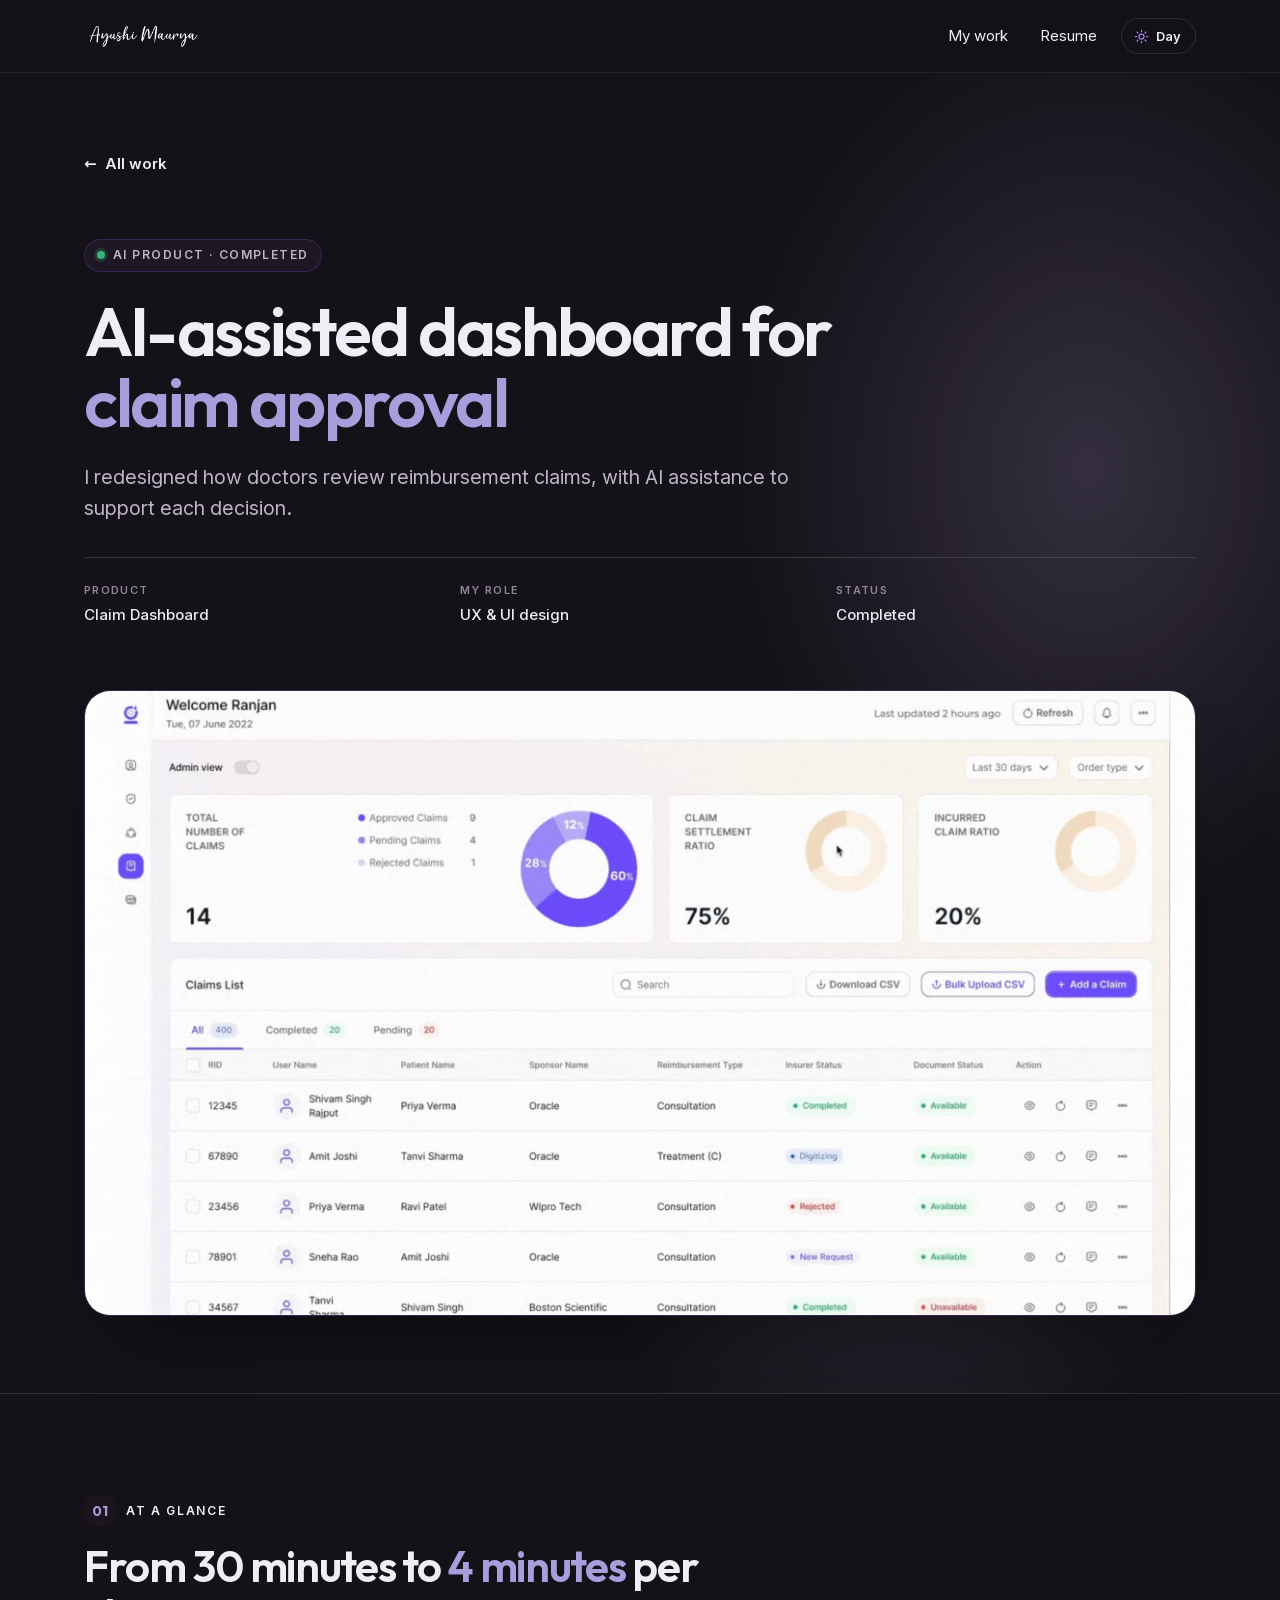
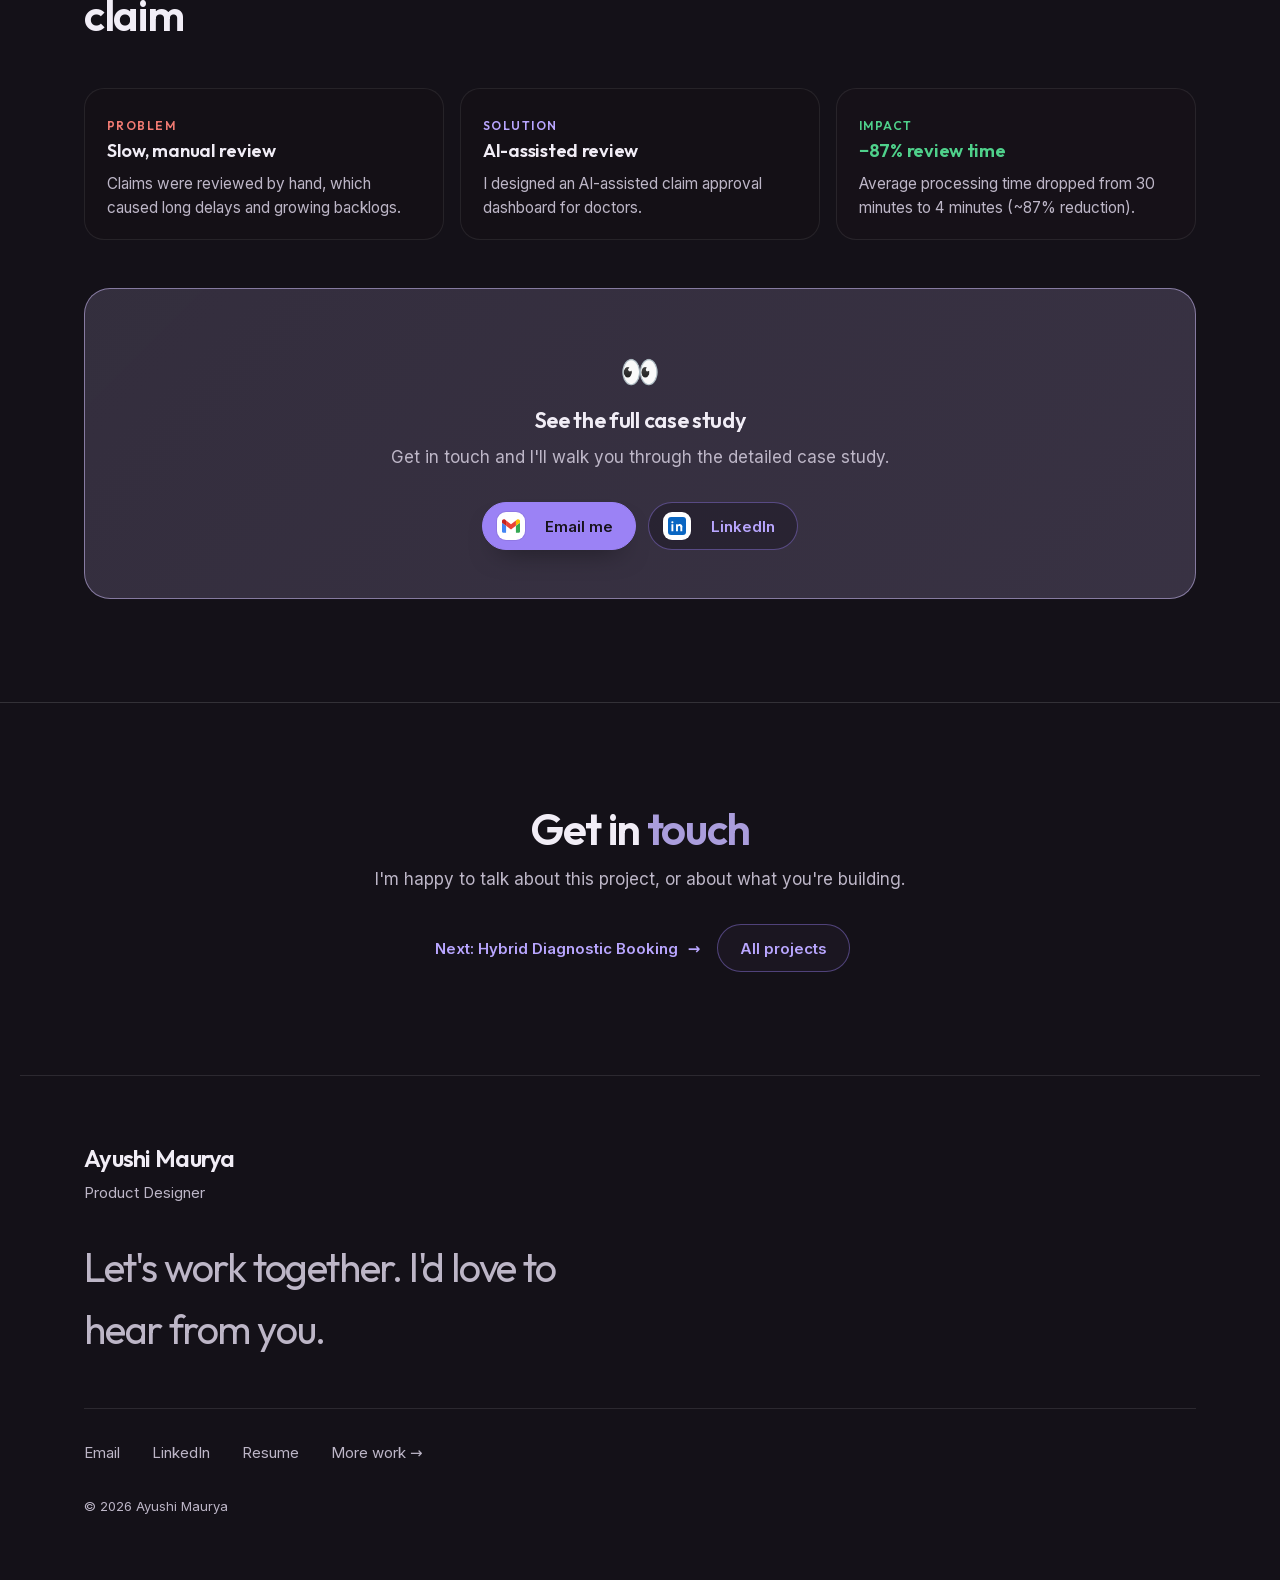
<file: claim-approval.html>
<!DOCTYPE html>
<html lang="en">
<head>
<meta charset="UTF-8">
<meta name="viewport" content="width=device-width, initial-scale=1.0">
<script>try{if(sessionStorage.getItem('site-theme')!=='day')document.documentElement.dataset.theme='night'}catch(e){document.documentElement.dataset.theme='night'}</script>
<title>AI-assisted Claim Approval Dashboard — Ayushi Maurya</title>
<meta name="description" content="A dashboard that helps doctors review reimbursement claims, with AI assistance to support each decision.">
<script>document.documentElement.classList.add('has-js');</script>
<link rel="preconnect" href="https://fonts.googleapis.com">
<link rel="preconnect" href="https://fonts.gstatic.com" crossorigin>
<link rel="stylesheet" href="css/styles.css?v=n3">
<link rel="stylesheet" href="css/case.css?v=p1">
<link rel="stylesheet" href="css/dream-theme.css?v=n3">
<link rel="stylesheet" href="css/neutral.css?v=4">
<link rel="stylesheet" href="css/accents.css?v=2">
<link rel="stylesheet" href="css/functional.css?v=2">
<link rel="stylesheet" href="css/cta.css?v=3">
<link rel="stylesheet" href="css/base.css?v=32">
<link rel="stylesheet" href="css/theme-night.css?v=2">
<link rel="stylesheet" href="css/theme.css?v=4">
</head>
<body>
<a class="skip-link" href="#main">Skip to content</a>

<header class="site-header">
  <div class="container nav">
    <a class="nav-brand" href="index.html"><img src="assets/logo-ayushi-maurya-transparent.png" alt="Ayushi Maurya"></a>
    <nav class="nav-links" aria-label="Primary">
      <a href="projects.html">My work</a>
      <a href="resume.html">Resume</a>
    </nav>
    <button class="nav-menu-btn" data-menu-toggle aria-expanded="false" aria-controls="mobile-menu">
      <span class="bars" aria-hidden="true"><span></span><span></span></span>
      Menu
    </button>
  </div>
</header>

<div class="mobile-menu" id="mobile-menu" data-mobile-menu data-open="false">
  <nav class="mobile-menu-links" aria-label="Mobile">
    <a href="resume.html">Resume</a>
    <a href="mailto:ayushimaurya108@gmail.com">Contact</a>
  </nav>
  <a class="mobile-menu-cta" href="projects.html">My work →</a>
</div>

<main id="main" class="cs2">

  <section class="cs2-hero short">
    <div class="container">
      <a class="cs-back" href="projects.html"><span aria-hidden="true">←</span> All work</a>
      <div class="cs2-hero-grid">
        <div>
          <span class="cs2-kicker reveal"><i aria-hidden="true"></i>AI Product · Completed</span>
          <h1 class="cs2-title reveal">AI-assisted dashboard for <em>claim approval</em></h1>
          <p class="cs2-dek reveal">I redesigned how doctors review reimbursement claims, with AI assistance to support each decision.</p>
          <dl class="cs2-meta reveal">
            <div><dt>Product</dt><dd>Claim Dashboard</dd></div>
            <div><dt>My role</dt><dd>UX &amp; UI design</dd></div>
            <div><dt>Status</dt><dd>Completed</dd></div>
          </dl>
        </div>
      </div>
      <div class="cs2-stage reveal">
        <video autoplay muted loop playsinline preload="metadata" poster="assets/case-studies/claims/claims-poster.jpg" aria-label="Claims dashboard: totals, settlement ratio, and a claims list with insurer and document status">
          <source src="assets/case-studies/claims/claims.mp4" type="video/mp4">
        </video>
      </div>
    </div>
  </section>

  <section class="cs2-ch">
    <div class="container">
      <span class="cs2-label reveal"><b style="--c:#f4f3f2">01</b>At a glance</span>
      <h2 class="cs2-h2 reveal">From 30 minutes to <em>4 minutes</em> per claim</h2>
      <div class="cs2-cards three">
        <div class="cs2-card is-problem reveal" style="--c:#f4f2f0"><span class="n">Problem</span><b>Slow, manual review</b><p>Claims were reviewed by hand, which caused long delays and growing backlogs.</p></div>
        <div class="cs2-card is-solution reveal" style="--c:#f4f3f2"><span class="n">Solution</span><b>AI-assisted review</b><p>I designed an AI-assisted claim approval dashboard for doctors.</p></div>
        <div class="cs2-card is-impact reveal" style="--c:#f4f3f2"><span class="n">Impact</span><b>−87% review time</b><p>Average processing time dropped from 30 minutes to 4 minutes (~87% reduction).</p></div>
      </div>
      <div class="cs2-gate reveal">
        <p class="eyes" aria-hidden="true">👀</p>
        <h3>See the full case study</h3>
        <p>Get in touch and I'll walk you through the detailed case study.</p>
        <div class="cs2-ctas">
          <a class="cs2-btn solid" href="mailto:ayushimaurya108@gmail.com?subject=Claim%20approval%20case%20study"><span class="btn-ico" aria-hidden="true"><svg viewBox="52 42 88 66" width="18" height="14"><path fill="#4285f4" d="M58 108h14V74L52 59v43c0 3.32 2.69 6 6 6"/><path fill="#34a853" d="M120 108h14c3.32 0 6-2.69 6-6V59l-20 15"/><path fill="#fbbc04" d="M120 48v26l20-15v-8c0-7.42-8.47-11.65-14.4-7.2"/><path fill="#ea4335" d="M72 74V48l24 18 24-18v26L96 92"/><path fill="#c5221f" d="M52 51v8l20 15V48l-5.6-4.2c-5.94-4.45-14.4-.22-14.4 7.2"/></svg></span>Email me</a>
          <a class="cs2-btn ghost" href="https://www.linkedin.com/in/ayushi-maurya-7174b71ab/" target="_blank" rel="noopener"><span class="btn-ico" aria-hidden="true"><svg viewBox="0 0 24 24" width="18" height="18"><rect width="24" height="24" rx="4" fill="#0A66C2"/><path fill="#fff" d="M7.1 9.5H4.6V19h2.5V9.5zM5.85 5.5a1.45 1.45 0 1 0 0 2.9 1.45 1.45 0 0 0 0-2.9zM19.4 13.6c0-2.6-1.4-4.3-3.7-4.3-1.3 0-2.2.7-2.6 1.4V9.5h-2.4V19h2.5v-4.9c0-1.3.6-2.2 1.7-2.2s1.6.8 1.6 2.2V19h2.5v-5.4z"/></svg></span>LinkedIn</a>
        </div>
      </div>
    </div>
  </section>

  <section class="cs2-end">
    <div class="container">
      <h2 class="reveal">Get in <em>touch</em></h2>
      <p class="reveal">I'm happy to talk about this project, or about what you're building.</p>
      <div class="cs2-ctas reveal">
        <a class="cs2-btn tertiary" href="hybrid-diagnostic.html">Next: Hybrid Diagnostic Booking <span aria-hidden="true">→</span></a>
        <a class="cs2-btn ghost" href="projects.html">All projects</a>
      </div>
    </div>
  </section>
</main>

<footer class="site-footer container">
  <div class="footer-top">
    <div>
      <p class="footer-name">Ayushi Maurya</p>
      <p class="footer-role">Product Designer</p>
    </div>
  </div>
  <p class="footer-line">Let's work together. I'd love to hear from you.</p>
  <nav class="footer-links" aria-label="Footer">
    <a href="mailto:ayushimaurya108@gmail.com">Email</a>
    <a href="https://www.linkedin.com/in/ayushi-maurya-7174b71ab/" target="_blank" rel="noopener">LinkedIn</a>
    <a href="resume.html">Resume</a>
    <a href="projects.html">More work →</a>
  </nav>
  <p class="footer-meta">© <span id="year"></span> Ayushi Maurya</p>
</footer>

<script src="js/main.js"></script>
<script src="js/offline-consultation.js"></script>
<script src="js/theme.js?v=3"></script>
</body>
</html>
</file>
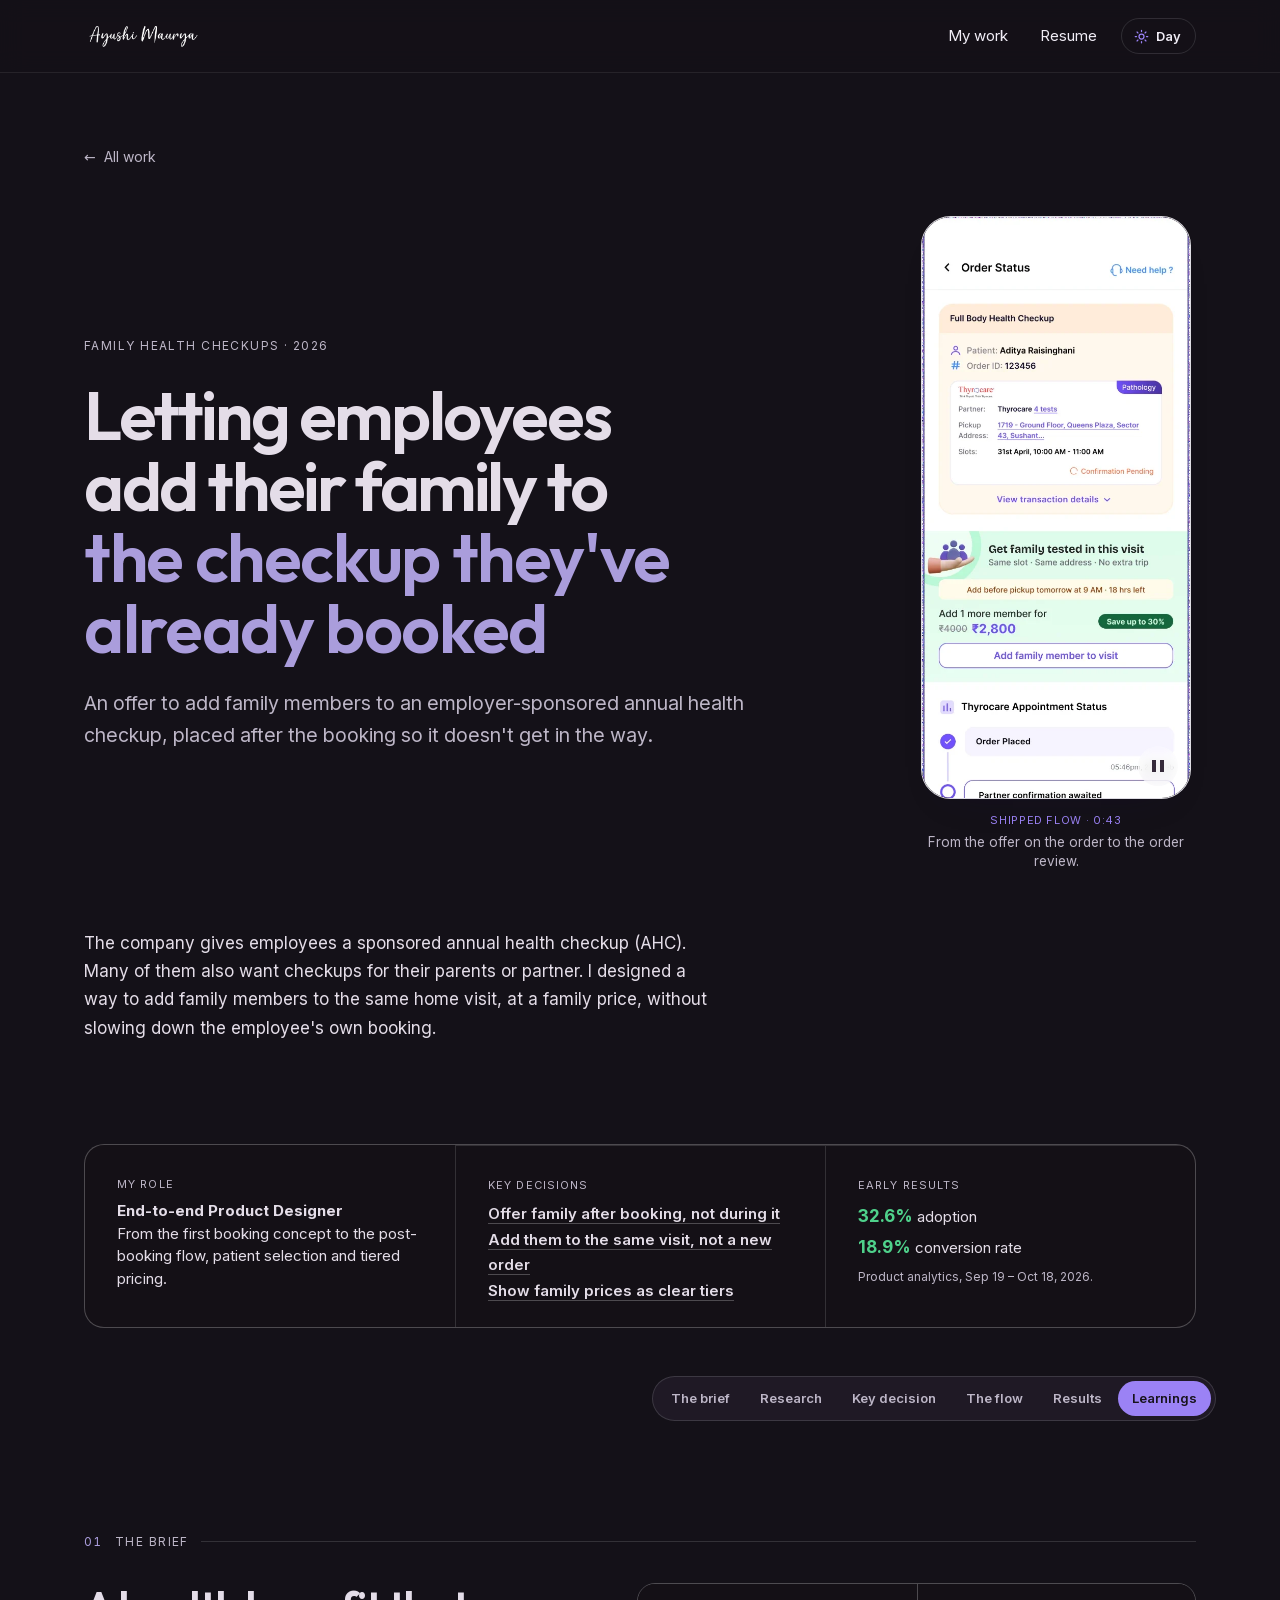
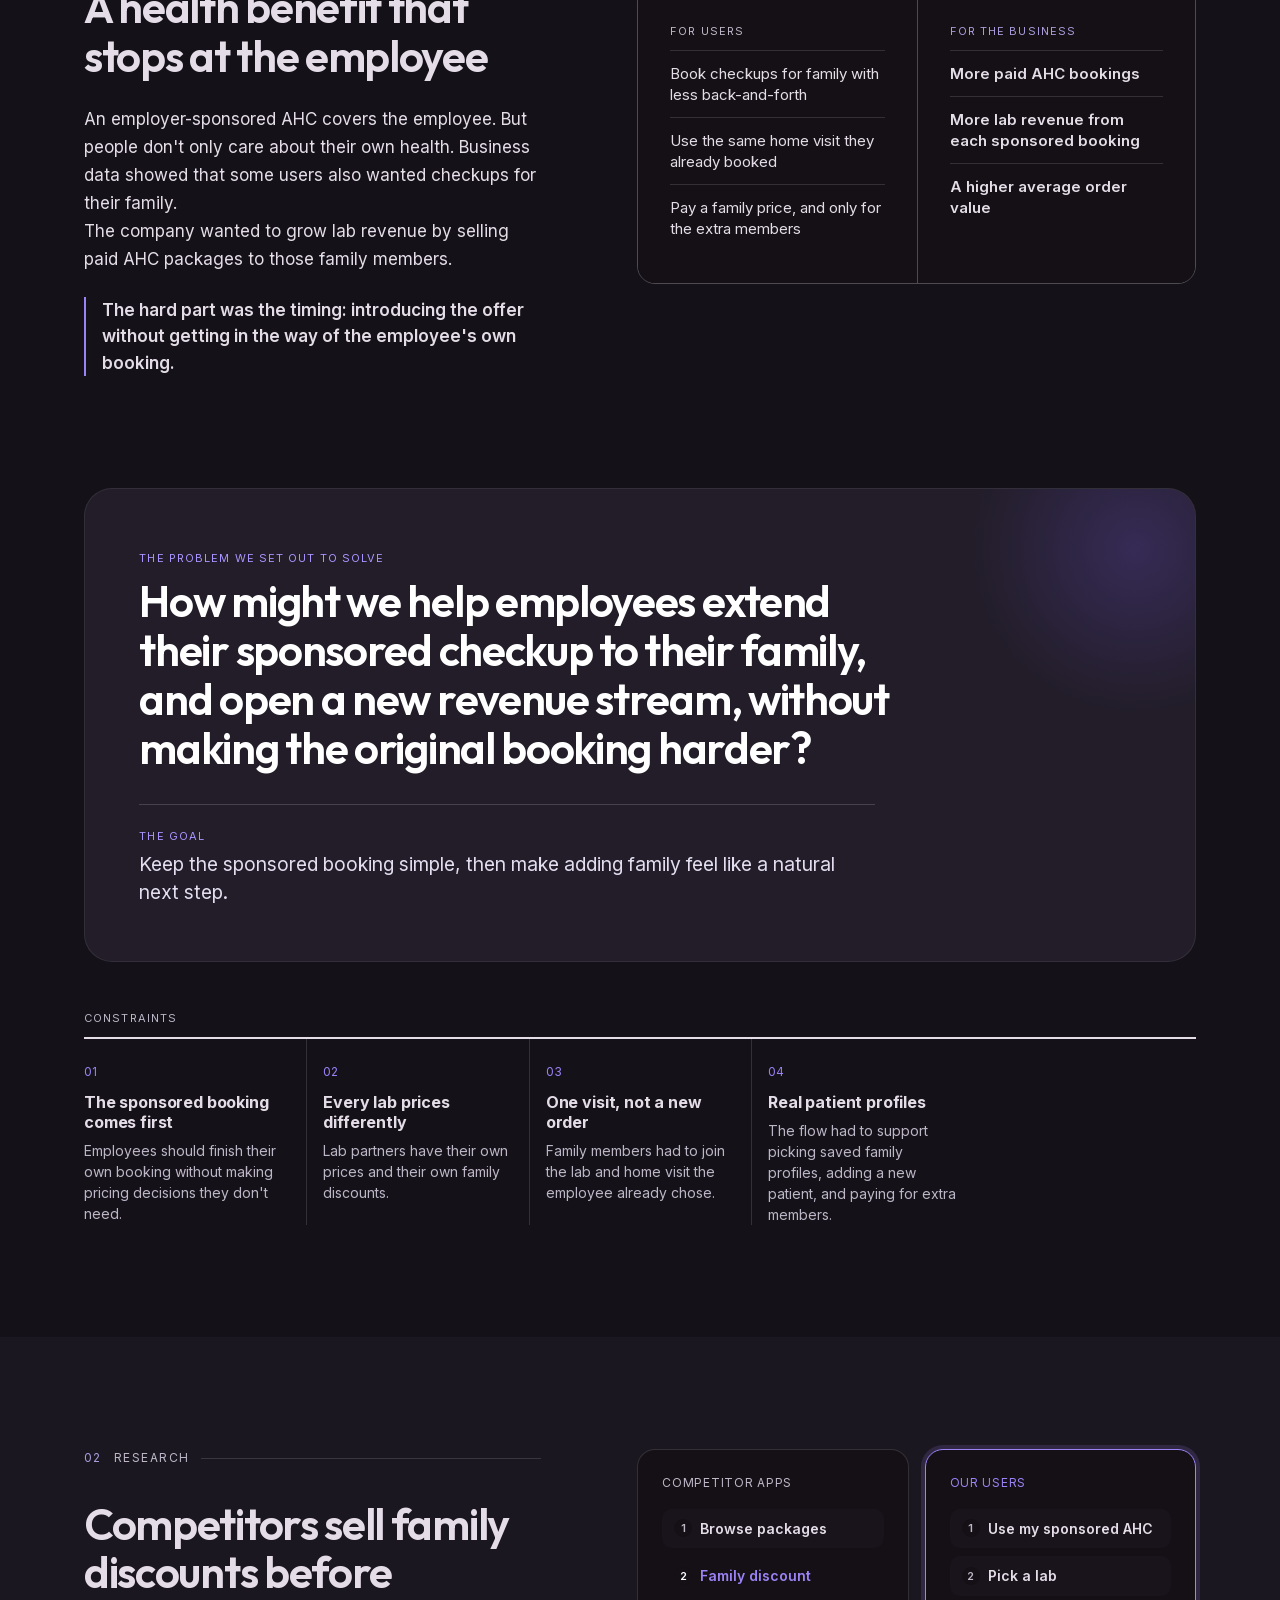
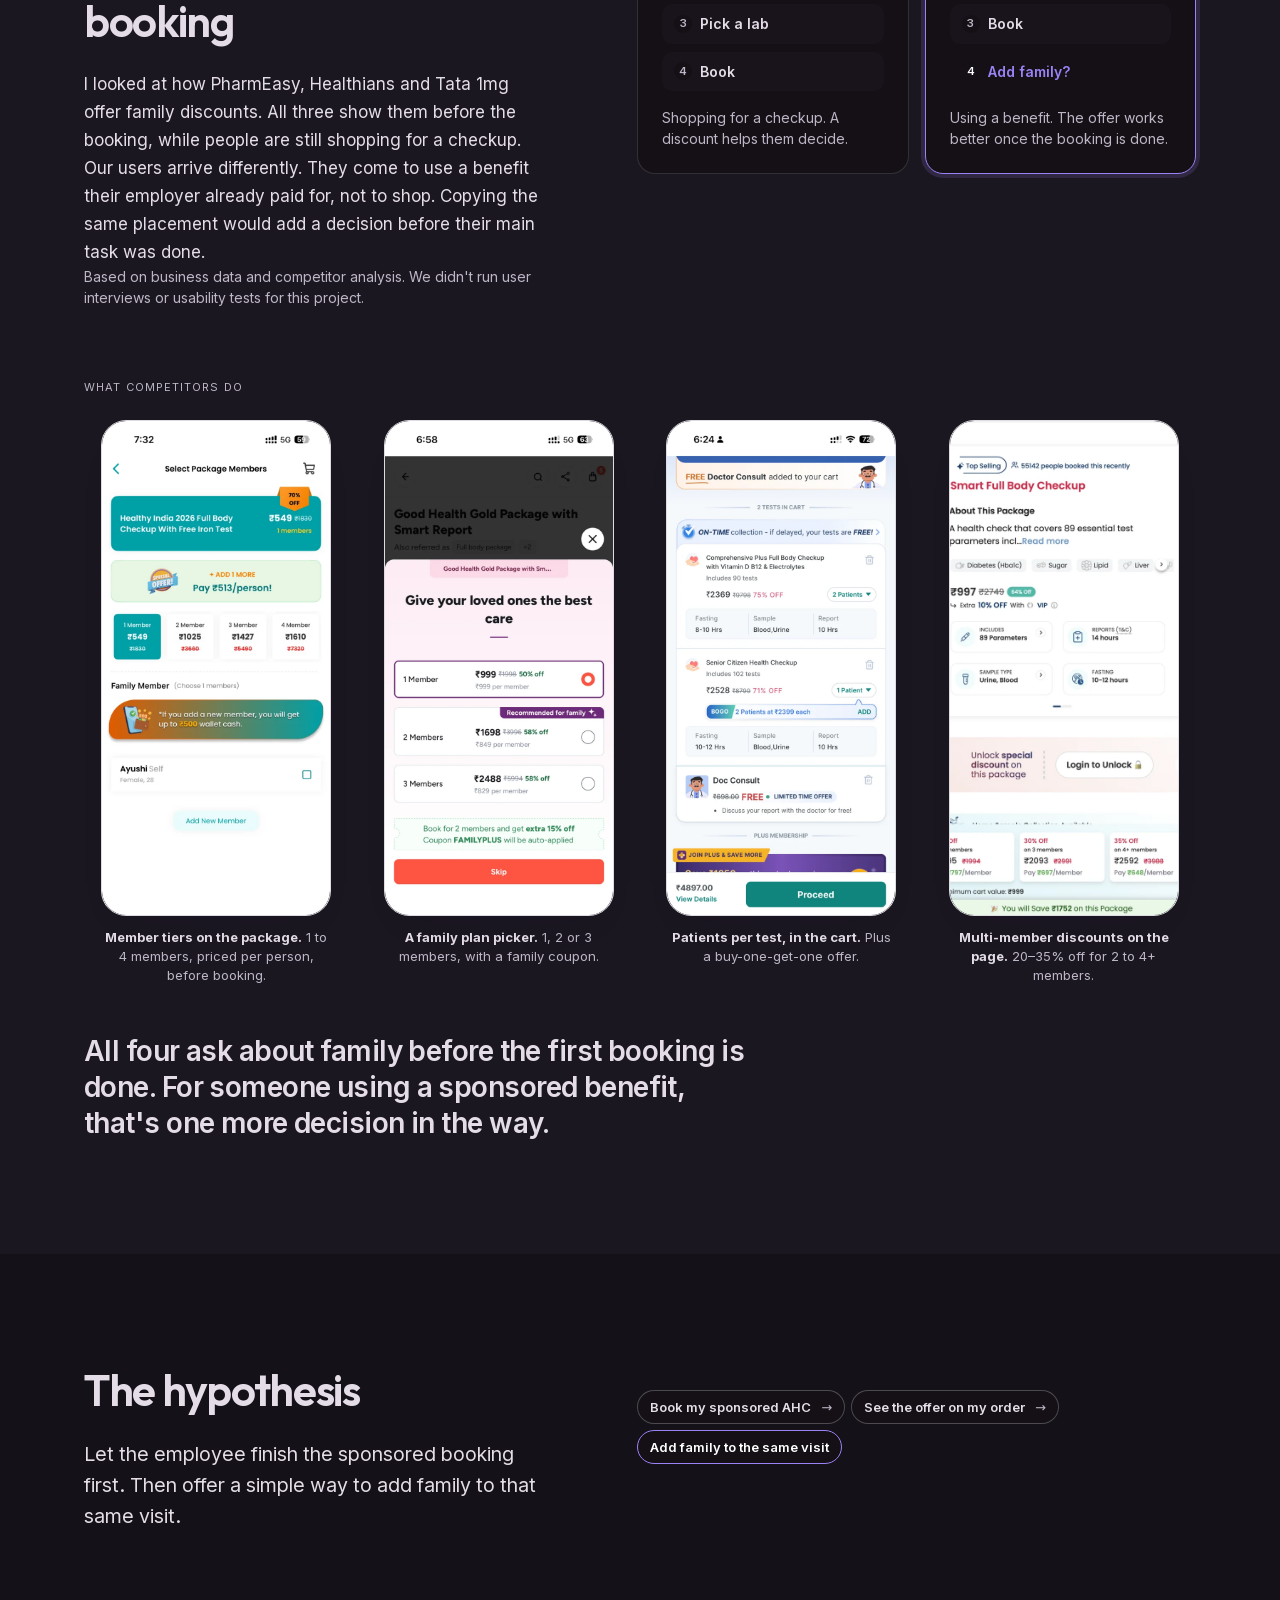
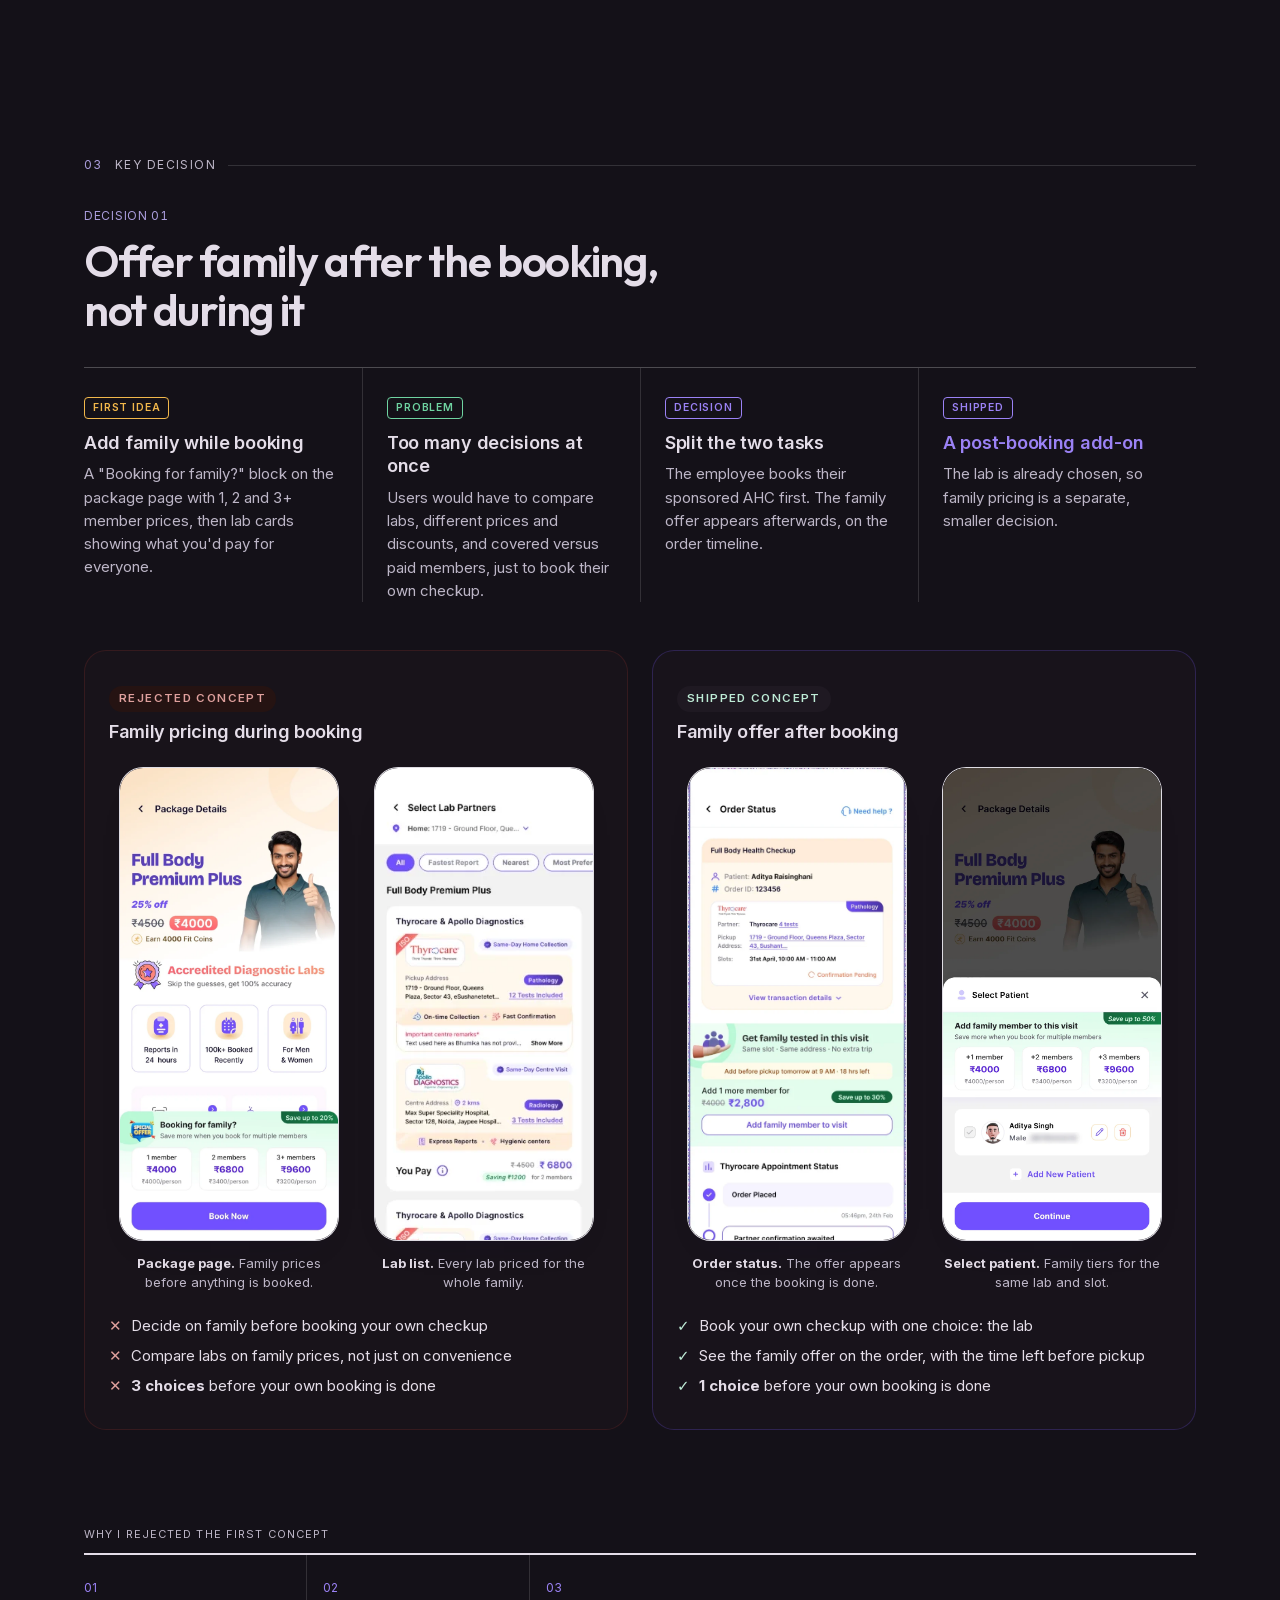
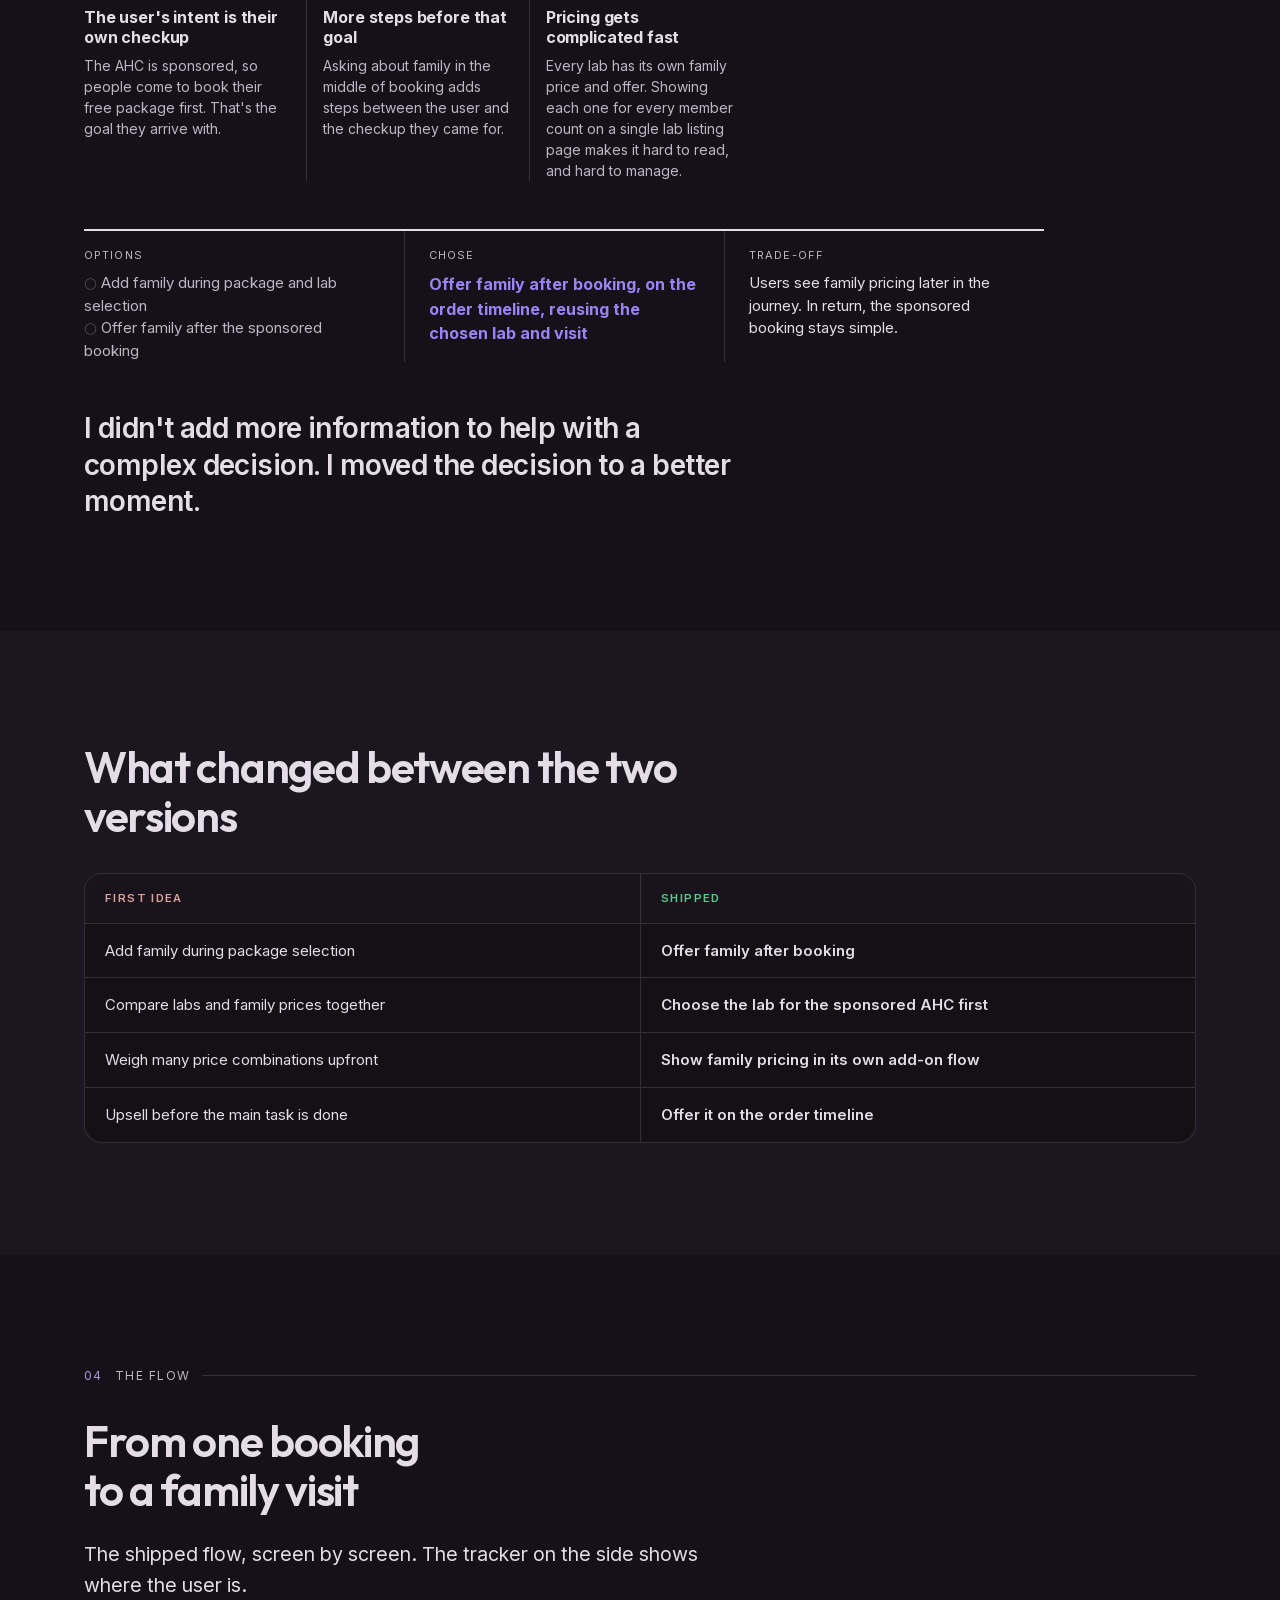
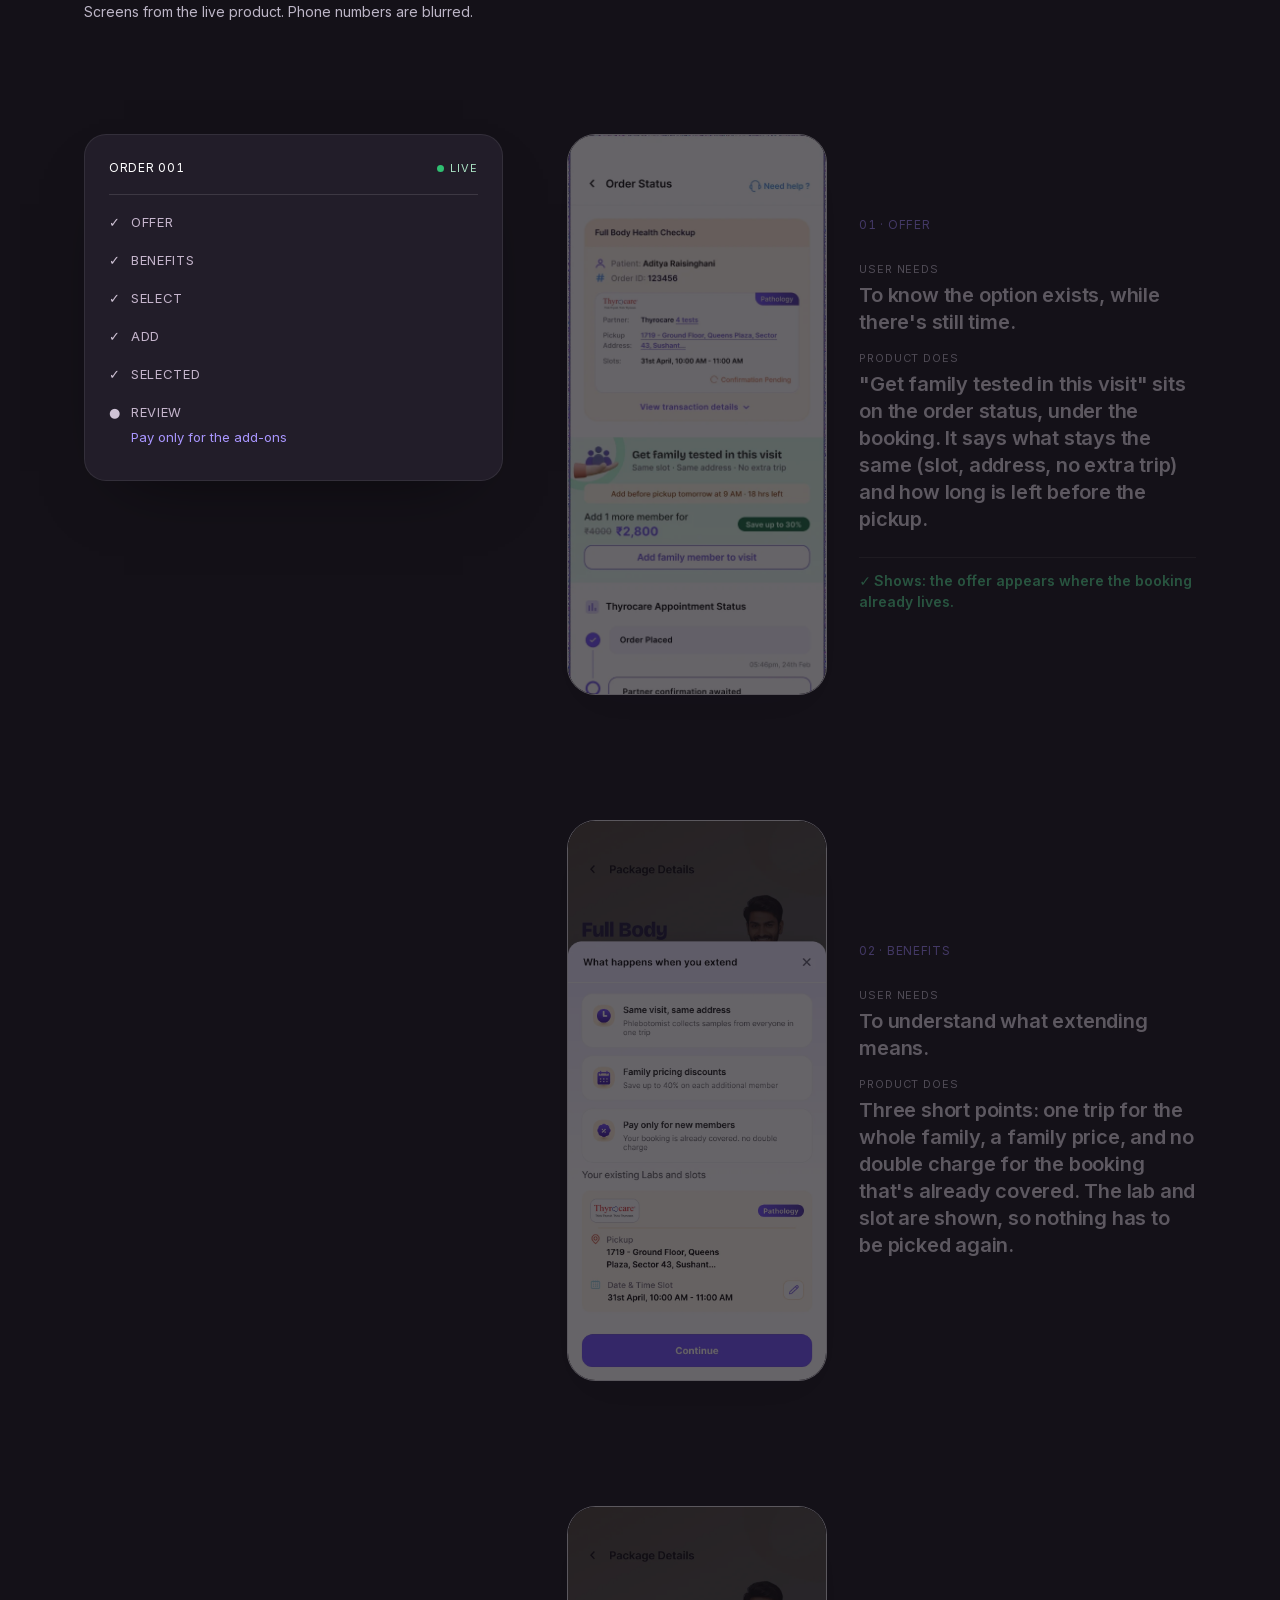
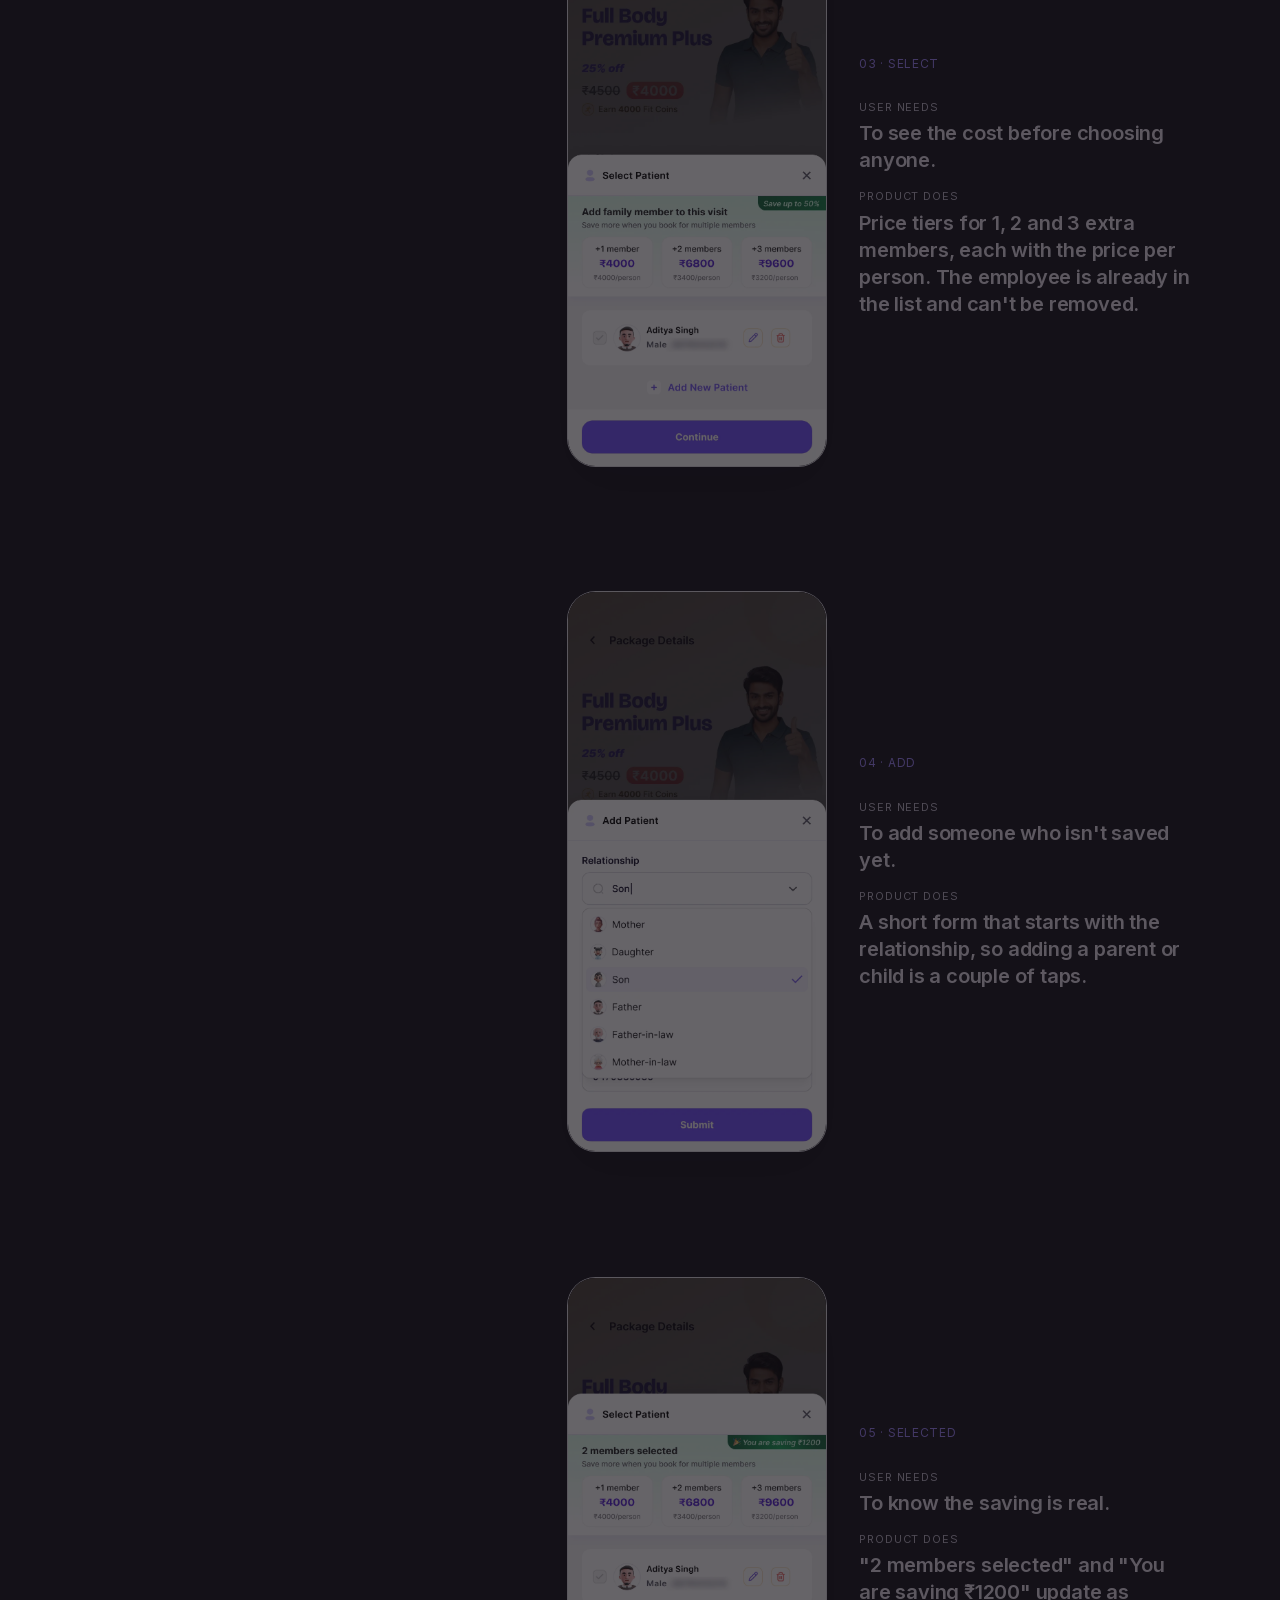
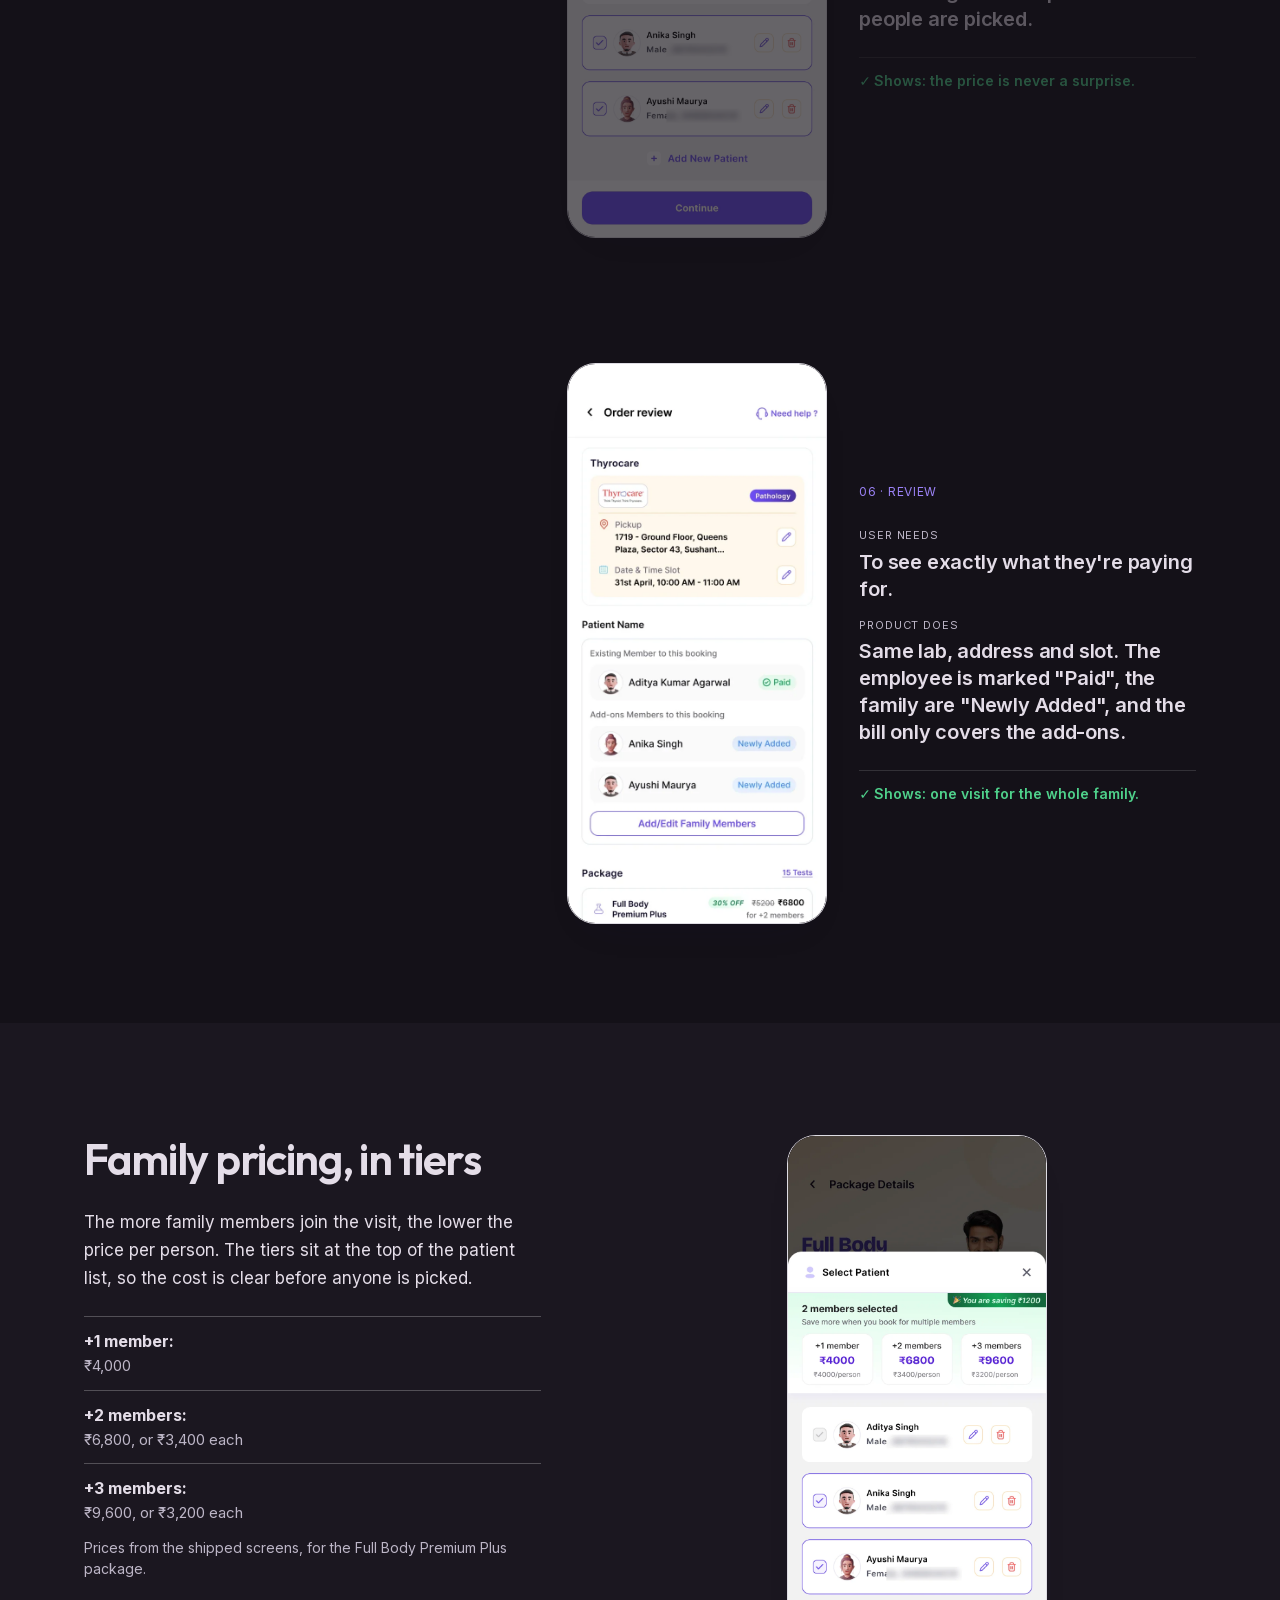
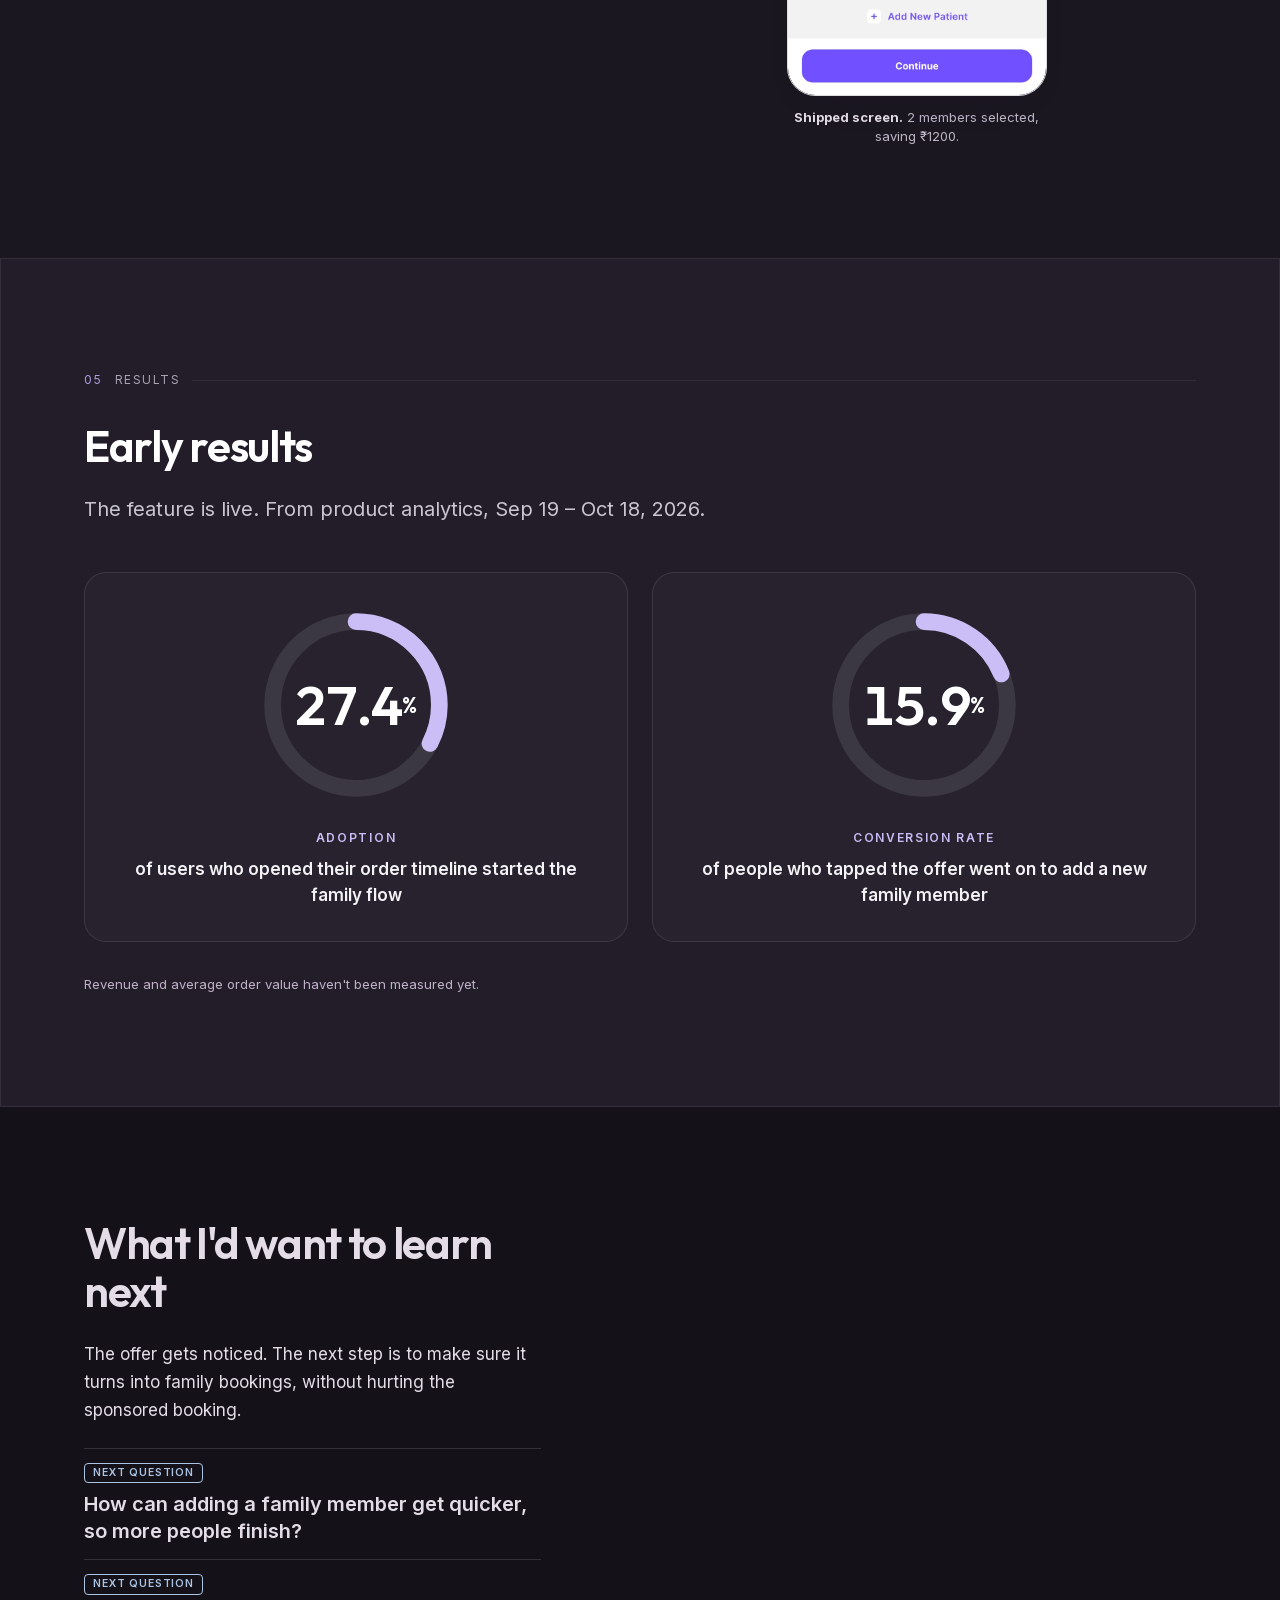
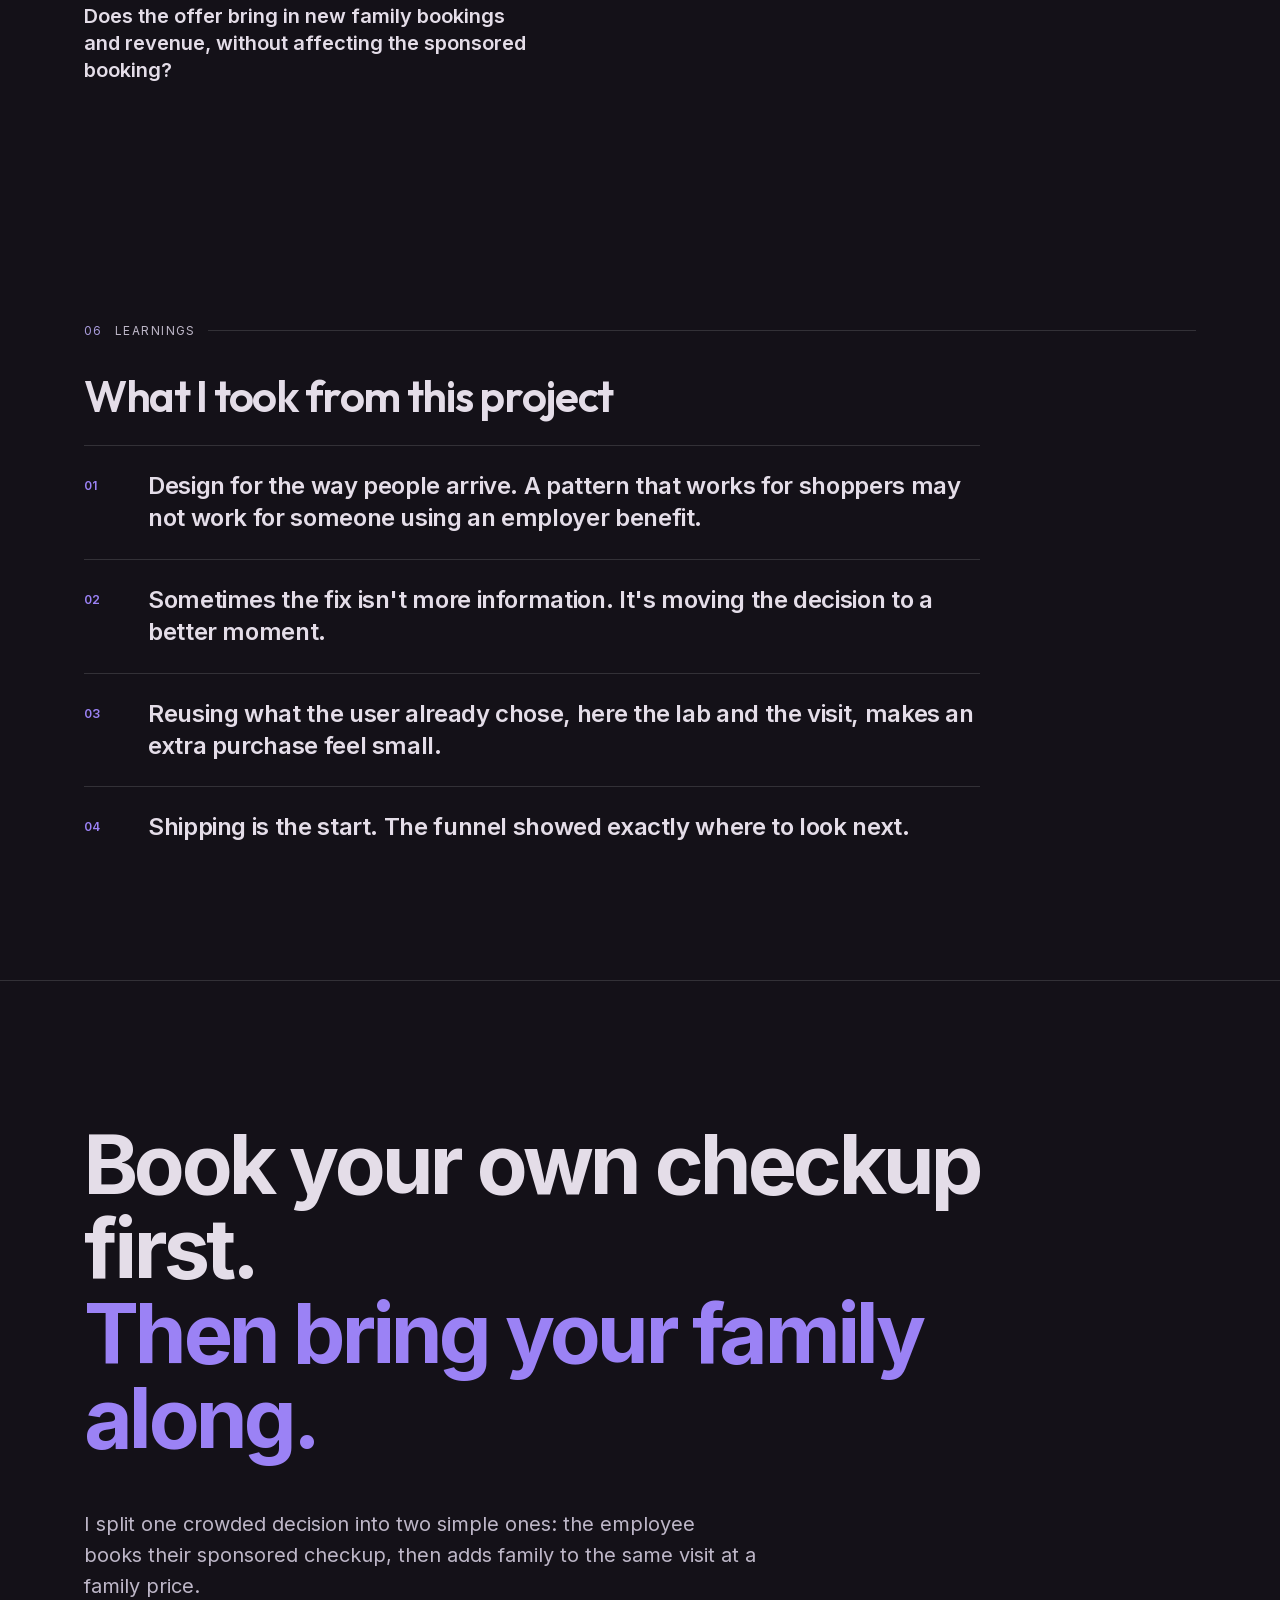
<file: family-ahc.html>
<!DOCTYPE html>
<html lang="en">
<head>
<meta charset="UTF-8">
<meta name="viewport" content="width=device-width, initial-scale=1.0">
<script>try{if(sessionStorage.getItem('site-theme')!=='day')document.documentElement.dataset.theme='night'}catch(e){document.documentElement.dataset.theme='night'}</script>
<title>Family Health Checkups Case Study — Ayushi Maurya</title>
<meta name="description" content="How I added a family health checkup offer to an employer-sponsored booking, without making the original booking harder.">
<script>document.documentElement.classList.add('has-js');</script>
<link rel="preconnect" href="https://fonts.googleapis.com">
<link rel="preconnect" href="https://fonts.gstatic.com" crossorigin>
<link rel="stylesheet" href="css/styles.css?v=n3">
<link rel="stylesheet" href="css/visit-clinic-v3.css?v=p1">
<link rel="stylesheet" href="css/dream-theme.css?v=n3">
<link rel="stylesheet" href="css/neutral.css?v=4">
<link rel="stylesheet" href="css/accents.css?v=2">
<link rel="stylesheet" href="css/functional.css?v=2">
<link rel="stylesheet" href="css/cta.css?v=3">
<link rel="stylesheet" href="css/base.css?v=32">
<link rel="stylesheet" href="css/family-ahc.css?v=18">
<link rel="stylesheet" href="css/theme-night.css?v=2">
<link rel="stylesheet" href="css/theme.css?v=4">
</head>
<body>
<a class="skip-link" href="#main">Skip to content</a>

<header class="site-header">
  <div class="container nav">
    <a class="nav-brand" href="index.html"><img src="assets/logo-ayushi-maurya-transparent.png" alt="Ayushi Maurya"></a>
    <nav class="nav-links" aria-label="Primary">
      <a href="projects.html">My work</a>
      <a href="resume.html">Resume</a>
    </nav>
    <button class="nav-menu-btn" data-menu-toggle aria-expanded="false" aria-controls="mobile-menu">
      <span class="bars" aria-hidden="true"><span></span><span></span></span>
      Menu
    </button>
  </div>
</header>

<div class="mobile-menu" id="mobile-menu" data-mobile-menu data-open="false">
  <nav class="mobile-menu-links" aria-label="Mobile">
    <a href="resume.html">Resume</a>
    <a href="mailto:ayushimaurya108@gmail.com">Contact</a>
  </nav>
  <a class="mobile-menu-cta" href="projects.html">My work →</a>
</div>

<main id="main" class="v3 fa">

  <!-- ============ HERO ============ -->
  <section class="v3-hero v3-wrap" id="top">
    <a class="v3-back" href="projects.html"><span aria-hidden="true">←</span> All work</a>
    <div class="fa-hero-top">
      <div class="fa-hero-text">
        <p class="v3-kicker">Family health checkups · 2026</p>
        <h1 class="v3-h1">Letting employees add their family to <em>the checkup they've already booked</em></h1>
        <p class="v3-sub">An offer to add family members to an employer-sponsored annual health checkup, placed after the booking so it doesn't get in the way.</p>
      </div>
      <figure class="v3-proto fa-hero-proto" data-proto>
        <div class="v3-proto-phone">
          <video muted loop playsinline preload="metadata" poster="assets/case-studies/family/f1-order-status.webp" aria-label="Walkthrough of the shipped flow: the family offer on the order status, the benefits sheet, selecting family members with tiered prices, adding a new patient and the order review"><source src="assets/case-studies/family/family-flow.mp4" type="video/mp4"></video>
          <button type="button" class="v3-proto-btn" aria-label="Play walkthrough" data-state="paused"><span aria-hidden="true"></span></button>
        </div>
        <figcaption><span class="v3-mono">Shipped flow · 0:43</span>From the offer on the order to the order review.</figcaption>
      </figure>
    </div>


    <div class="v3-hero-intro">
      <p>The company gives employees a sponsored annual health checkup (AHC). Many of them also want checkups for their parents or partner. I designed a way to add family members to the same home visit, at a family price, without slowing down the employee's own booking.</p>
    </div>
  </section>

  <section class="v3-tldr v3-wrap" id="summary" aria-label="The short version">
    <div class="v3-tldr-grid">
      <div class="v3-tldr-cell">
        <p class="v3-label">My role</p>
        <p><b>End-to-end Product Designer</b><br>From the first booking concept to the post-booking flow, patient selection and tiered pricing.</p>
      </div>
      <div class="v3-tldr-cell">
        <p class="v3-label">Key decisions</p>
        <ol class="v3-tldr-list"><li><a href="#decision">Offer family after booking, not during it</a></li><li><a href="#flow">Add them to the same visit, not a new order</a></li><li><a href="#tiers-h">Show family prices as clear tiers</a></li></ol>
      </div>
      <div class="v3-tldr-cell">
        <p class="v3-label">Early results</p>
        <p class="v3-tldr-nums fa-tldr-nums"><b>32.6%</b> adoption<br><b>18.9%</b> conversion rate</p>
        <p class="v3-tiny">Product analytics, Sep 19 – Oct 18, 2026.</p>
      </div>
    </div>
  </section>

  <!-- sticky chapter nav -->
  <nav class="v3-nav" aria-label="Case study chapters" data-chapter-nav>
    <a href="#brief" data-nav="brief">The brief</a>
    <a href="#research" data-nav="research">Research</a>
    <a href="#decision" data-nav="decision">Key decision</a>
    <a href="#flow" data-nav="flow">The flow</a>
    <a href="#results" data-nav="results">Results</a>
    <a href="#learnings" data-nav="learnings">Learnings</a>
  </nav>

  <!-- ============ 01 · THE BRIEF ============ -->
  <div id="brief" data-chapter="brief">
    <section class="v3-section v3-wrap">
      <p class="v3-chapter"><span>01</span> The brief</p>
      <div class="v3-split">
        <div>
          <h2 class="v3-h2">A health benefit that stops at the employee</h2>
          <p>An employer-sponsored AHC covers the employee. But people don't only care about their own health. Business data showed that some users also wanted checkups for their family.</p>
          <p>The company wanted to grow lab revenue by selling paid AHC packages to those family members.</p>
          <p class="v3-callout-line">The hard part was the timing: introducing the offer without getting in the way of the employee's own booking.</p>
        </div>
        <div class="v3-knew">
          <div class="v3-knew-col">
            <p class="v3-label">For users</p>
            <ul>
              <li>Book checkups for family with less back-and-forth</li>
              <li>Use the same home visit they already booked</li>
              <li>Pay a family price, and only for the extra members</li>
            </ul>
          </div>
          <div class="v3-knew-col learn">
            <p class="v3-label accent">For the business</p>
            <ul>
              <li>More paid AHC bookings</li>
              <li>More lab revenue from each sponsored booking</li>
              <li>A higher average order value</li>
            </ul>
          </div>
        </div>
      </div>
    </section>

    <section class="v3-section v3-wrap v3-problem" aria-labelledby="problem-h">
      <div class="v3-problem-card">
        <p class="v3-label">The problem we set out to solve</p>
        <h2 class="v3-problem-statement" id="problem-h">How might we help employees extend their sponsored checkup to their family, and open a new revenue stream, without making the original booking harder?</h2>
        <p class="v3-problem-goal"><span>The goal</span>Keep the sponsored booking simple, then make adding family feel like a natural next step.</p>
      </div>
      <p class="v3-label v3-challenges-label">Constraints</p>
      <ol class="v3-challenges">
        <li><b>The sponsored booking comes first</b><span>Employees should finish their own booking without making pricing decisions they don't need.</span></li>
        <li><b>Every lab prices differently</b><span>Lab partners have their own prices and their own family discounts.</span></li>
        <li><b>One visit, not a new order</b><span>Family members had to join the lab and home visit the employee already chose.</span></li>
        <li><b>Real patient profiles</b><span>The flow had to support picking saved family profiles, adding a new patient, and paying for extra members.</span></li>
      </ol>
    </section>
  </div>

  <!-- ============ 02 · RESEARCH ============ -->
  <div id="research" data-chapter="research">
    <section class="v3-section v3-tint">
      <div class="v3-wrap v3-split">
        <div>
          <p class="v3-chapter"><span>02</span> Research</p>
          <h2 class="v3-h2">Competitors sell family discounts before booking</h2>
          <p>I looked at how PharmEasy, Healthians and Tata 1mg offer family discounts. All three show them before the booking, while people are still shopping for a checkup.</p>
          <p>Our users arrive differently. They come to use a benefit their employer already paid for, not to shop. Copying the same placement would add a decision before their main task was done.</p>
          <p class="v3-small">Based on business data and competitor analysis. We didn't run user interviews or usability tests for this project.</p>
        </div>
        <div class="fa-context" aria-label="Where each kind of user starts">
          <div class="fa-context-col">
            <p class="v3-mono">Competitor apps</p>
            <ol class="fa-mini-flow"><li>Browse packages</li><li class="hl">Family discount</li><li>Pick a lab</li><li>Book</li></ol>
            <p class="v3-small">Shopping for a checkup. A discount helps them decide.</p>
          </div>
          <div class="fa-context-col me">
            <p class="v3-mono">Our users</p>
            <ol class="fa-mini-flow"><li>Use my sponsored AHC</li><li>Pick a lab</li><li>Book</li><li class="hl">Add family?</li></ol>
            <p class="v3-small">Using a benefit. The offer works better once the booking is done.</p>
          </div>
        </div>
      </div>
      <div class="v3-wrap fa-comp">
        <p class="v3-label">What competitors do</p>
        <div class="v3-devs fa-comp-devs">
          <figure class="v3-dev m"><div class="v3-dev-frame"><img src="assets/case-studies/family/comp-1.webp" alt="Competitor app: Select Package Members screen with price tiers for 1 to 4 members and an Add 1 more, pay less per person offer" loading="lazy"></div><figcaption><b>Member tiers on the package.</b> 1 to 4 members, priced per person, before booking.</figcaption></figure>
          <figure class="v3-dev m"><div class="v3-dev-frame"><img src="assets/case-studies/family/comp-2.webp" alt="Competitor app: Give your loved ones the best care sheet with 1, 2 and 3 member plans and a family coupon" loading="lazy"></div><figcaption><b>A family plan picker.</b> 1, 2 or 3 members, with a family coupon.</figcaption></figure>
          <figure class="v3-dev m"><div class="v3-dev-frame"><img src="assets/case-studies/family/comp-3.webp" alt="Competitor app: cart with a patient count on each test and a buy-one-get-one offer for two patients" loading="lazy"></div><figcaption><b>Patients per test, in the cart.</b> Plus a buy-one-get-one offer.</figcaption></figure>
          <figure class="v3-dev m is-bottom"><div class="v3-dev-frame"><img src="assets/case-studies/family/comp-4.webp" alt="Competitor website: package page with 20, 30 and 35 percent off for 2, 3 and 4 or more members" loading="lazy"></div><figcaption><b>Multi-member discounts on the page.</b> 20–35% off for 2 to 4+ members.</figcaption></figure>
        </div>
        <p class="v3-takeaway">All four ask about family before the first booking is done. For someone using a sponsored benefit, that's one more decision in the way.</p>
      </div>
    </section>

    <section class="v3-section v3-wrap">
      <div class="v3-split">
        <div>
          <h2 class="v3-h2">The hypothesis</h2>
          <p class="v3-lede">Let the employee finish the sponsored booking first. Then offer a simple way to add family to that same visit.</p>
        </div>
        <ol class="v3-chain"><li>Book my sponsored AHC</li><li>See the offer on my order</li><li>Add family to the same visit</li></ol>
      </div>
    </section>
  </div>

  <!-- ============ 03 · KEY DECISION ============ -->
  <div id="decision" data-chapter="decision">
    <section class="v3-section v3-wrap v3-bet" aria-labelledby="bet1">
      <p class="v3-chapter"><span>03</span> Key decision</p>
      <p class="v3-bet-num v3-mono">Decision 01</p>
      <h3 class="v3-h2" id="bet1">Offer family after the booking, not during it</h3>

      <ol class="v3-evo">
        <li><span class="v3-k hyp">First idea</span><h4>Add family while booking</h4><p>A "Booking for family?" block on the package page with 1, 2 and 3+ member prices, then lab cards showing what you'd pay for everyone.</p></li>
        <li class="reality"><span class="v3-k fact">Problem</span><h4>Too many decisions at once</h4><p>Users would have to compare labs, different prices and discounts, and covered versus paid members, just to book their own checkup.</p></li>
        <li><span class="v3-k dec">Decision</span><h4>Split the two tasks</h4><p>The employee books their sponsored AHC first. The family offer appears afterwards, on the order timeline.</p></li>
        <li class="final"><span class="v3-k dec">Shipped</span><h4>A post-booking add-on</h4><p>The lab is already chosen, so family pricing is a separate, smaller decision.</p></li>
      </ol>

      <div class="fa-rc" aria-label="The rejected concept compared with the shipped concept">
        <div class="fa-rc-col is-rejected">
          <p class="fa-rc-tag"><span>Rejected concept</span></p>
          <h4>Family pricing during booking</h4>
          <div class="fa-rc-phones">
            <figure class="v3-dev m"><div class="v3-dev-frame"><img data-autoscroll src="assets/case-studies/family/r1-package-family.webp" alt="Rejected concept: package details page with a Booking for family block showing prices for 1, 2 and 3 or more members" loading="lazy"></div><figcaption><b>Package page.</b> Family prices before anything is booked.</figcaption></figure>
            <figure class="v3-dev m"><div class="v3-dev-frame"><img data-autoscroll src="assets/case-studies/family/r2-lab-partners.webp" alt="Rejected concept: lab partner list where every lab shows the price for 2 members and the saving" loading="lazy"></div><figcaption><b>Lab list.</b> Every lab priced for the whole family.</figcaption></figure>
          </div>
          <ul class="fa-rc-points">
            <li>Decide on family before booking your own checkup</li>
            <li>Compare labs on family prices, not just on convenience</li>
            <li><b>3 choices</b> before your own booking is done</li>
          </ul>
        </div>
        <div class="fa-rc-col is-shipped">
          <p class="fa-rc-tag"><span>Shipped concept</span></p>
          <h4>Family offer after booking</h4>
          <div class="fa-rc-phones">
            <figure class="v3-dev m"><div class="v3-dev-frame"><img data-autoscroll src="assets/case-studies/family/f1-order-status.webp" alt="Shipped: order status with a Get family tested in this visit card under the booking" loading="lazy"></div><figcaption><b>Order status.</b> The offer appears once the booking is done.</figcaption></figure>
            <figure class="v3-dev m"><div class="v3-dev-frame"><img src="assets/case-studies/family/f3-select-patient.webp" alt="Shipped: Select Patient sheet with family price tiers for the same visit" loading="lazy"></div><figcaption><b>Select patient.</b> Family tiers for the same lab and slot.</figcaption></figure>
          </div>
          <ul class="fa-rc-points">
            <li>Book your own checkup with one choice: the lab</li>
            <li>See the family offer on the order, with the time left before pickup</li>
            <li><b>1 choice</b> before your own booking is done</li>
          </ul>
        </div>
      </div>

      <div class="fa-why">
        <p class="v3-label v3-challenges-label">Why I rejected the first concept</p>
        <ol class="v3-challenges">
          <li><b>The user's intent is their own checkup</b><span>The AHC is sponsored, so people come to book their free package first. That's the goal they arrive with.</span></li>
          <li><b>More steps before that goal</b><span>Asking about family in the middle of booking adds steps between the user and the checkup they came for.</span></li>
          <li><b>Pricing gets complicated fast</b><span>Every lab has its own family price and offer. Showing each one for every member count on a single lab listing page makes it hard to read, and hard to manage.</span></li>
        </ol>
      </div>

      <dl class="v3-trade">
        <div><dt>Options</dt><dd><ul><li>Add family during package and lab selection</li><li>Offer family after the sponsored booking</li></ul></dd></div>
        <div><dt>Chose</dt><dd><b>Offer family after booking, on the order timeline, reusing the chosen lab and visit</b></dd></div>
        <div><dt>Trade-off</dt><dd>Users see family pricing later in the journey. In return, the sponsored booking stays simple.</dd></div>
      </dl>
      <p class="v3-takeaway">I didn't add more information to help with a complex decision. I moved the decision to a better moment.</p>
    </section>

    <section class="v3-section v3-tint">
      <div class="v3-wrap">
        <h2 class="v3-h2">What changed between the two versions</h2>
        <div class="fa-table" role="table" aria-label="First idea compared with the shipped approach">
          <div class="fa-tr fa-th" role="row"><span role="columnheader">First idea</span><span role="columnheader">Shipped</span></div>
          <div class="fa-tr" role="row"><span role="cell">Add family during package selection</span><span role="cell">Offer family after booking</span></div>
          <div class="fa-tr" role="row"><span role="cell">Compare labs and family prices together</span><span role="cell">Choose the lab for the sponsored AHC first</span></div>
          <div class="fa-tr" role="row"><span role="cell">Weigh many price combinations upfront</span><span role="cell">Show family pricing in its own add-on flow</span></div>
          <div class="fa-tr" role="row"><span role="cell">Upsell before the main task is done</span><span role="cell">Offer it on the order timeline</span></div>
        </div>
      </div>
    </section>
  </div>

  <!-- ============ 04 · THE FLOW ============ -->
  <div id="flow" data-chapter="flow">
    <section class="v3-section v3-wrap">
      <p class="v3-chapter"><span>04</span> The flow</p>
      <h2 class="v3-display">From one booking<br>to a family visit</h2>
      <p class="v3-lede">The shipped flow, screen by screen. The tracker on the side shows where the user is.</p>
      <p class="v3-small">Screens from the live product. Phone numbers are blurred.</p>
    </section>

    <section class="v3-console-section v3-wrap" data-console>
      <aside class="v3-console" aria-live="polite">
        <div class="v3-console-head"><span class="v3-mono">ORDER 001</span><span class="v3-live"><i></i>LIVE</span></div>
        <ol class="v3-console-list">
          <li data-s="0">Offer<span>On the order status</span></li>
          <li data-s="1">Benefits<span>What happens when you extend</span></li>
          <li data-s="2">Select<span>Family price tiers</span></li>
          <li data-s="3">Add<span>A new family member</span></li>
          <li data-s="4">Selected<span>Savings shown live</span></li>
          <li data-s="5">Review<span>Pay only for the add-ons</span></li>
        </ol>
      </aside>
      <div class="v3-console-steps">
        <article class="v3-step" data-step="0">
          <figure class="v3-dev l v3-phone"><div class="v3-dev-frame"><img data-autoscroll src="assets/case-studies/family/f1-order-status.webp" alt="Order status with a card: Get family tested in this visit. Same slot, same address, no extra trip. Add before pickup tomorrow at 9 AM, 18 hours left. Add 1 more member for 2,800 rupees instead of 4,000, save up to 30%" loading="lazy"></div></figure>
          <div class="v3-anno"><p class="v3-mono">01 · Offer</p><dl><dt>User needs</dt><dd>To know the option exists, while there's still time.</dd><dt>Product does</dt><dd>"Get family tested in this visit" sits on the order status, under the booking. It says what stays the same (slot, address, no extra trip) and how long is left before the pickup.</dd></dl><p class="v3-proves">Shows: the offer appears where the booking already lives.</p></div>
        </article>
        <article class="v3-step" data-step="1">
          <figure class="v3-dev l v3-phone"><div class="v3-dev-frame"><img src="assets/case-studies/family/f2-benefits.webp" alt="Bottom sheet: What happens when you extend. Same visit, same address. Family pricing discounts. Pay only for new members. Your existing lab and slot" loading="lazy"></div></figure>
          <div class="v3-anno"><p class="v3-mono">02 · Benefits</p><dl><dt>User needs</dt><dd>To understand what extending means.</dd><dt>Product does</dt><dd>Three short points: one trip for the whole family, a family price, and no double charge for the booking that's already covered. The lab and slot are shown, so nothing has to be picked again.</dd></dl></div>
        </article>
        <article class="v3-step" data-step="2">
          <figure class="v3-dev l v3-phone"><div class="v3-dev-frame"><img src="assets/case-studies/family/f3-select-patient.webp" alt="Select Patient sheet: add family member to this visit, with price tiers for 1, 2 and 3 extra members, and the existing patient already included" loading="lazy"></div></figure>
          <div class="v3-anno"><p class="v3-mono">03 · Select</p><dl><dt>User needs</dt><dd>To see the cost before choosing anyone.</dd><dt>Product does</dt><dd>Price tiers for 1, 2 and 3 extra members, each with the price per person. The employee is already in the list and can't be removed.</dd></dl></div>
        </article>
        <article class="v3-step" data-step="3">
          <figure class="v3-dev l v3-phone"><div class="v3-dev-frame"><img src="assets/case-studies/family/f4-add-patient.webp" alt="Add Patient sheet with a relationship picker: mother, daughter, son, father, father-in-law, mother-in-law" loading="lazy"></div></figure>
          <div class="v3-anno"><p class="v3-mono">04 · Add</p><dl><dt>User needs</dt><dd>To add someone who isn't saved yet.</dd><dt>Product does</dt><dd>A short form that starts with the relationship, so adding a parent or child is a couple of taps.</dd></dl></div>
        </article>
        <article class="v3-step" data-step="4">
          <figure class="v3-dev l v3-phone"><div class="v3-dev-frame"><img src="assets/case-studies/family/f5-members-selected.webp" alt="Two members selected, You are saving 1,200 rupees, with the selected family members highlighted" loading="lazy"></div></figure>
          <div class="v3-anno"><p class="v3-mono">05 · Selected</p><dl><dt>User needs</dt><dd>To know the saving is real.</dd><dt>Product does</dt><dd>"2 members selected" and "You are saving ₹1200" update as people are picked.</dd></dl><p class="v3-proves">Shows: the price is never a surprise.</p></div>
        </article>
        <article class="v3-step" data-step="5">
          <figure class="v3-dev l v3-phone"><div class="v3-dev-frame"><img data-autoscroll src="assets/case-studies/family/f6-order-review.webp" alt="Order review: the same lab, pickup address and slot; the existing member marked Paid; two add-on members marked Newly Added; family package price for 2 extra members" loading="lazy"></div></figure>
          <div class="v3-anno"><p class="v3-mono">06 · Review</p><dl><dt>User needs</dt><dd>To see exactly what they're paying for.</dd><dt>Product does</dt><dd>Same lab, address and slot. The employee is marked "Paid", the family are "Newly Added", and the bill only covers the add-ons.</dd></dl><p class="v3-proves">Shows: one visit for the whole family.</p></div>
        </article>
      </div>
    </section>

    <section class="v3-section v3-tint" aria-labelledby="tiers-h">
      <div class="v3-wrap v3-split">
        <div>
          <h2 class="v3-h2" id="tiers-h">Family pricing, in tiers</h2>
          <p>The more family members join the visit, the lower the price per person. The tiers sit at the top of the patient list, so the cost is clear before anyone is picked.</p>
          <ul class="v3-why">
            <li><b>+1 member:</b> ₹4,000</li>
            <li><b>+2 members:</b> ₹6,800, or ₹3,400 each</li>
            <li><b>+3 members:</b> ₹9,600, or ₹3,200 each</li>
          </ul>
          <p class="v3-small">Prices from the shipped screens, for the Full Body Premium Plus package.</p>
        </div>
        <div class="fa-tier-devs is-single">
          <figure class="v3-dev l"><div class="v3-dev-frame"><img src="assets/case-studies/family/f5-members-selected.webp" alt="Shipped Select Patient sheet: 2 members selected, You are saving 1200 rupees, with tiers for 1, 2 and 3 extra members" loading="lazy"></div><figcaption><b>Shipped screen.</b> 2 members selected, saving ₹1200.</figcaption></figure>

        </div>
      </div>
    </section>
  </div>

  <!-- ============ 05 · RESULTS ============ -->
  <div id="results" data-chapter="results">
    <section class="v3-section v3-dark v3-launch">
      <div class="v3-wrap">
        <p class="v3-chapter light"><span>05</span> Results</p>
        <h2 class="v3-display light">Early results</h2>
        <p class="v3-light-text">The feature is live. From product analytics, Sep 19 – Oct 18, 2026.</p>

        <div class="fa-results fa-results-simple">
          <div class="fa-ring-card" data-fa-ring>
            <div class="fa-ring-wrap">
              <svg viewBox="0 0 120 120" class="fa-ring" aria-hidden="true">
                <circle cx="60" cy="60" r="50" class="trk"/>
                <circle cx="60" cy="60" r="50" class="val" style="--p:32.6"/>
              </svg>
              <div class="fa-ring-num"><b data-count="32.6" data-dec="1">32.6</b><span>%</span></div>
            </div>
            <p class="fa-stat-k">Adoption</p>
            <p class="fa-ring-label">of users who opened their order timeline started the family flow</p>
          </div>
          <div class="fa-ring-card" data-fa-ring>
            <div class="fa-ring-wrap">
              <svg viewBox="0 0 120 120" class="fa-ring" aria-hidden="true">
                <circle cx="60" cy="60" r="50" class="trk"/>
                <circle cx="60" cy="60" r="50" class="val" style="--p:18.9"/>
              </svg>
              <div class="fa-ring-num"><b data-count="18.9" data-dec="1">18.9</b><span>%</span></div>
            </div>
            <p class="fa-stat-k">Conversion rate</p>
            <p class="fa-ring-label">of people who tapped the offer went on to add a new family member</p>
          </div>
        </div>

        <p class="v3-foot">Revenue and average order value haven't been measured yet.</p>
      </div>
    </section>

    <section class="v3-section v3-wrap">
      <div class="v3-split">
        <div>
          <h2 class="v3-h2">What I'd want to learn next</h2>
          <p>The offer gets noticed. The next step is to make sure it turns into family bookings, without hurting the sponsored booking.</p>
          <ul class="v3-next">
            <li><span class="v3-k next">Next question</span>How can adding a family member get quicker, so more people finish?</li>
            <li><span class="v3-k next">Next question</span>Does the offer bring in new family bookings and revenue, without affecting the sponsored booking?</li>
          </ul>
        </div>
      </div>
    </section>
  </div>

  <!-- ============ 06 · LEARNINGS ============ -->
  <div id="learnings" data-chapter="learnings">
    <section class="v3-section v3-wrap v3-reflect">
      <p class="v3-chapter"><span>06</span> Learnings</p>
      <h2 class="v3-h2">What I took from this project</h2>
      <ol class="v3-reflect-list">
        <li>Design for the way people arrive. A pattern that works for shoppers may not work for someone using an employer benefit.</li>
        <li>Sometimes the fix isn't more information. It's moving the decision to a better moment.</li>
        <li>Reusing what the user already chose, here the lab and the visit, makes an extra purchase feel small.</li>
        <li>Shipping is the start. The funnel showed exactly where to look next.</li>
      </ol>
    </section>

    <section class="v3-final v3-wrap">
      <p class="v3-final-big">Book your own checkup first.<br><span>Then bring your family along.</span></p>
      <p class="v3-final-text">I split one crowded decision into two simple ones: the employee books their sponsored checkup, then adds family to the same visit at a family price.</p>
      <div class="v3-end-links">
        <a class="text-link" href="projects.html">← All work</a>
        <a class="text-link" href="mailto:ayushimaurya108@gmail.com">Talk about this project →</a>
      </div>
    </section>
  </div>

</main>

<footer class="site-footer container">
  <div class="footer-top">
    <div>
      <p class="footer-name">Ayushi Maurya</p>
      <p class="footer-role">Product Designer</p>
    </div>
  </div>
  <p class="footer-line">Let's work together. I'd love to hear from you.</p>
  <nav class="footer-links" aria-label="Footer">
    <a href="mailto:ayushimaurya108@gmail.com">Email</a>
    <a href="https://www.linkedin.com/in/ayushi-maurya-7174b71ab/" target="_blank" rel="noopener">LinkedIn</a>
    <a href="resume.html">Resume</a>
    <a href="projects.html">More work →</a>
  </nav>
  <p class="footer-meta">© <span id="year"></span> Ayushi Maurya</p>
</footer>

<script src="js/main.js"></script>
<script src="js/offline-consultation.js"></script>
<script src="js/visit-clinic-v3.js?v=2"></script>
<script src="js/family-ahc.js?v=5"></script>
<script src="js/theme.js?v=3"></script>
</body>
</html>
</file>
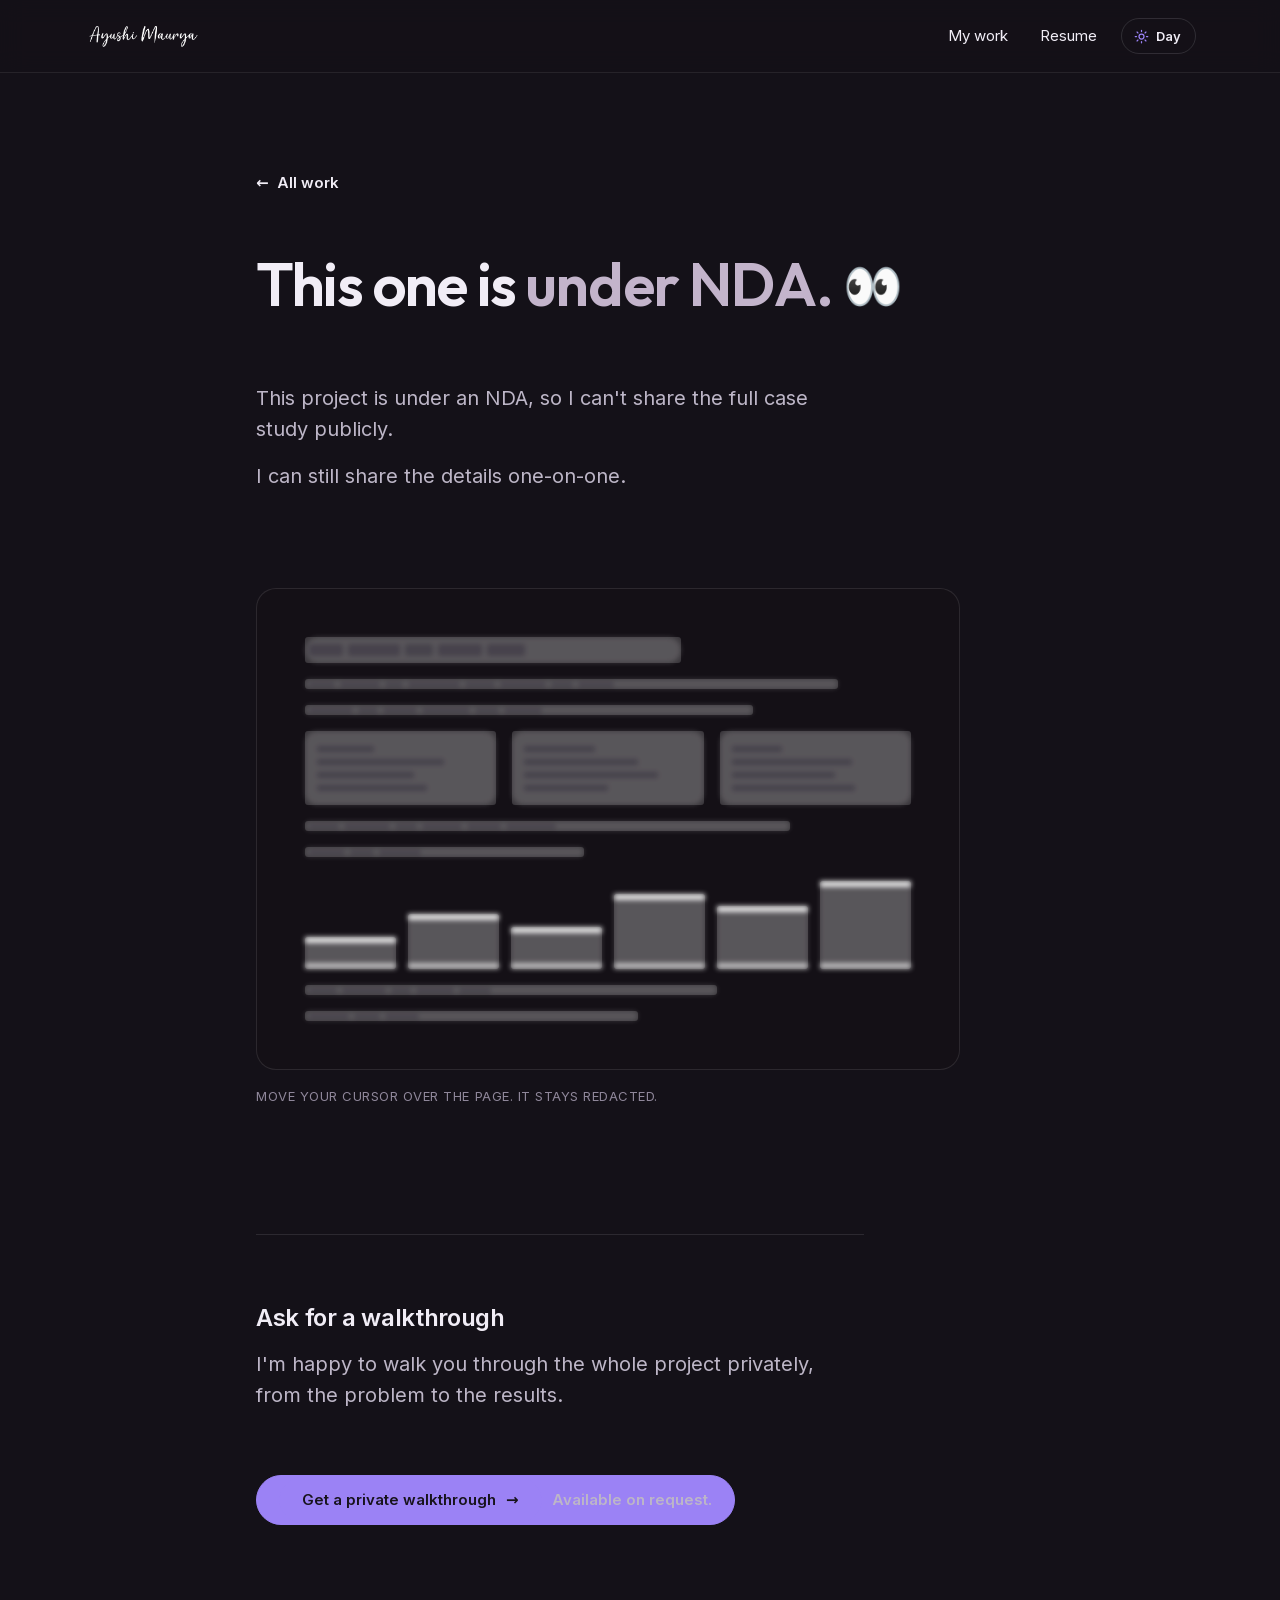
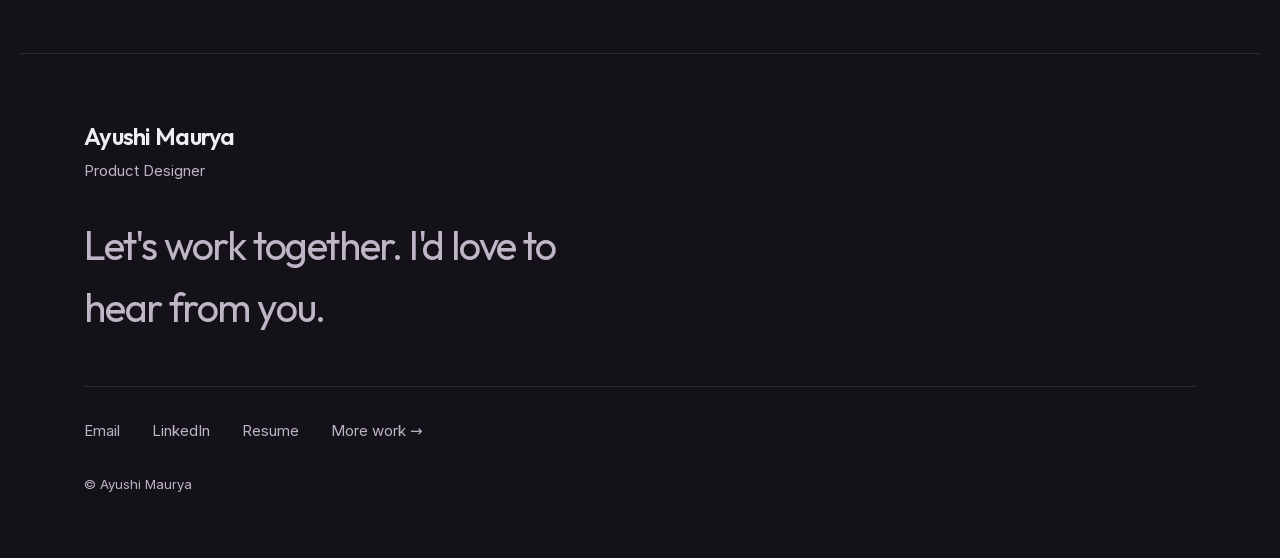
<file: nda.html>
<!DOCTYPE html>
<html lang="en">
<head>
<meta charset="UTF-8">
<meta name="viewport" content="width=device-width, initial-scale=1.0">
<script>try{if(sessionStorage.getItem('site-theme')!=='day')document.documentElement.dataset.theme='night'}catch(e){document.documentElement.dataset.theme='night'}</script>
<title>Under NDA — Ayushi Maurya</title>
<meta name="description" content="This project is protected under an NDA. Contact Ayushi Maurya for a private walkthrough.">
<meta name="robots" content="noindex">
<link rel="preconnect" href="https://fonts.googleapis.com">
<link rel="preconnect" href="https://fonts.gstatic.com" crossorigin>
<link rel="stylesheet" href="css/styles.css?v=n3">
<link rel="stylesheet" href="css/dream-theme.css?v=n3">
<link rel="stylesheet" href="css/neutral.css?v=4">
<link rel="stylesheet" href="css/accents.css?v=2">
<link rel="stylesheet" href="css/functional.css?v=2">
<link rel="stylesheet" href="css/cta.css?v=3">
<link rel="stylesheet" href="css/base.css?v=32">
<link rel="stylesheet" href="css/theme-night.css?v=2">
<link rel="stylesheet" href="css/theme.css?v=4">
</head>
<body>
<a class="skip-link" href="#main">Skip to content</a>

<header class="site-header">
  <div class="container nav">
    <a class="nav-brand" href="index.html"><img src="assets/logo-ayushi-maurya-transparent.png" alt="Ayushi Maurya"></a>
    <nav class="nav-links" aria-label="Primary">
      <a href="projects.html">My work</a>
      <a href="resume.html">Resume</a>
    </nav>
    <button class="nav-menu-btn" data-menu-toggle aria-expanded="false" aria-controls="mobile-menu">
      <span class="bars" aria-hidden="true"><span></span><span></span></span>
      Menu
    </button>
  </div>
</header>

<div class="mobile-menu" id="mobile-menu" data-mobile-menu data-open="false">
  <nav class="mobile-menu-links" aria-label="Mobile">
    <a href="resume.html">Resume</a>
    <a href="mailto:ayushimaurya108@gmail.com">Contact</a>
  </nav>
  <a class="mobile-menu-cta" href="projects.html">My work →</a>
</div>

<main id="main">
  <section class="nda container">
    <a class="cs-back" href="projects.html"><span aria-hidden="true">←</span> All work</a>

    <p class="nda-project" data-nda-project hidden></p>

    <h1 class="nda-title">This one is <em class="hd-accent">under NDA.</em> <span class="nda-eyes" aria-hidden="true">👀</span></h1>

    <div class="nda-body">
      <p>This project is under an NDA, so I can't share the full case study publicly.</p>
      <p>I can still share the details one-on-one.</p>
    </div>

    <figure class="nda-art" data-nda-art aria-hidden="true">
      <div class="nda-art-sheet">
        <div class="nda-art-doc">
          <div class="nda-art-row" style="--w: 62%; --h: 26px;">
            <span class="nda-art-detail nda-art-glyphs"><i style="--g: 34px;"></i><i style="--g: 52px;"></i><i style="--g: 28px;"></i><i style="--g: 44px;"></i><i style="--g: 38px;"></i></span>
          </div>
          <div class="nda-art-row" style="--w: 88%; --h: 10px;">
            <span class="nda-art-detail nda-art-glyphs"><i style="--g: 26px;"></i><i style="--g: 40px;"></i><i style="--g: 18px;"></i><i style="--g: 52px;"></i><i style="--g: 30px;"></i><i style="--g: 46px;"></i><i style="--g: 22px;"></i><i style="--g: 36px;"></i></span>
          </div>
          <div class="nda-art-row" style="--w: 74%; --h: 10px;">
            <span class="nda-art-detail nda-art-glyphs"><i style="--g: 44px;"></i><i style="--g: 20px;"></i><i style="--g: 34px;"></i><i style="--g: 48px;"></i><i style="--g: 24px;"></i><i style="--g: 38px;"></i></span>
          </div>
          <div class="nda-art-grid">
            <div class="nda-art-tile">
              <span class="nda-art-detail nda-art-tile-inner"><i style="--w: 34%;"></i><i style="--w: 76%;"></i><i style="--w: 58%;"></i><i style="--w: 66%;"></i></span>
            </div>
            <div class="nda-art-tile">
              <span class="nda-art-detail nda-art-tile-inner"><i style="--w: 42%;"></i><i style="--w: 68%;"></i><i style="--w: 80%;"></i><i style="--w: 50%;"></i></span>
            </div>
            <div class="nda-art-tile">
              <span class="nda-art-detail nda-art-tile-inner"><i style="--w: 30%;"></i><i style="--w: 72%;"></i><i style="--w: 62%;"></i><i style="--w: 74%;"></i></span>
            </div>
          </div>
          <div class="nda-art-row" style="--w: 80%; --h: 10px;">
            <span class="nda-art-detail nda-art-glyphs"><i style="--g: 30px;"></i><i style="--g: 46px;"></i><i style="--g: 22px;"></i><i style="--g: 40px;"></i><i style="--g: 34px;"></i><i style="--g: 50px;"></i></span>
          </div>
          <div class="nda-art-row" style="--w: 46%; --h: 10px;">
            <span class="nda-art-detail nda-art-glyphs"><i style="--g: 36px;"></i><i style="--g: 24px;"></i><i style="--g: 42px;"></i></span>
          </div>
          <div class="nda-art-chart">
            <span style="--v: 34%;"><i class="nda-art-detail"></i></span>
            <span style="--v: 58%;"><i class="nda-art-detail"></i></span>
            <span style="--v: 44%;"><i class="nda-art-detail"></i></span>
            <span style="--v: 78%;"><i class="nda-art-detail"></i></span>
            <span style="--v: 66%;"><i class="nda-art-detail"></i></span>
            <span style="--v: 92%;"><i class="nda-art-detail"></i></span>
          </div>
          <div class="nda-art-row" style="--w: 68%; --h: 10px;">
            <span class="nda-art-detail nda-art-glyphs"><i style="--g: 28px;"></i><i style="--g: 44px;"></i><i style="--g: 20px;"></i><i style="--g: 38px;"></i><i style="--g: 32px;"></i></span>
          </div>
          <div class="nda-art-row" style="--w: 55%; --h: 10px;">
            <span class="nda-art-detail nda-art-glyphs"><i style="--g: 40px;"></i><i style="--g: 26px;"></i><i style="--g: 34px;"></i></span>
          </div>
        </div>
        <div class="nda-art-redact" data-nda-redact>
        <div class="nda-art-doc">
          <div class="nda-art-row" style="--w: 62%; --h: 26px;">
            <span class="nda-art-detail nda-art-glyphs"><i style="--g: 34px;"></i><i style="--g: 52px;"></i><i style="--g: 28px;"></i><i style="--g: 44px;"></i><i style="--g: 38px;"></i></span>
          </div>
          <div class="nda-art-row" style="--w: 88%; --h: 10px;">
            <span class="nda-art-detail nda-art-glyphs"><i style="--g: 26px;"></i><i style="--g: 40px;"></i><i style="--g: 18px;"></i><i style="--g: 52px;"></i><i style="--g: 30px;"></i><i style="--g: 46px;"></i><i style="--g: 22px;"></i><i style="--g: 36px;"></i></span>
          </div>
          <div class="nda-art-row" style="--w: 74%; --h: 10px;">
            <span class="nda-art-detail nda-art-glyphs"><i style="--g: 44px;"></i><i style="--g: 20px;"></i><i style="--g: 34px;"></i><i style="--g: 48px;"></i><i style="--g: 24px;"></i><i style="--g: 38px;"></i></span>
          </div>
          <div class="nda-art-grid">
            <div class="nda-art-tile">
              <span class="nda-art-detail nda-art-tile-inner"><i style="--w: 34%;"></i><i style="--w: 76%;"></i><i style="--w: 58%;"></i><i style="--w: 66%;"></i></span>
            </div>
            <div class="nda-art-tile">
              <span class="nda-art-detail nda-art-tile-inner"><i style="--w: 42%;"></i><i style="--w: 68%;"></i><i style="--w: 80%;"></i><i style="--w: 50%;"></i></span>
            </div>
            <div class="nda-art-tile">
              <span class="nda-art-detail nda-art-tile-inner"><i style="--w: 30%;"></i><i style="--w: 72%;"></i><i style="--w: 62%;"></i><i style="--w: 74%;"></i></span>
            </div>
          </div>
          <div class="nda-art-row" style="--w: 80%; --h: 10px;">
            <span class="nda-art-detail nda-art-glyphs"><i style="--g: 30px;"></i><i style="--g: 46px;"></i><i style="--g: 22px;"></i><i style="--g: 40px;"></i><i style="--g: 34px;"></i><i style="--g: 50px;"></i></span>
          </div>
          <div class="nda-art-row" style="--w: 46%; --h: 10px;">
            <span class="nda-art-detail nda-art-glyphs"><i style="--g: 36px;"></i><i style="--g: 24px;"></i><i style="--g: 42px;"></i></span>
          </div>
          <div class="nda-art-chart">
            <span style="--v: 34%;"><i class="nda-art-detail"></i></span>
            <span style="--v: 58%;"><i class="nda-art-detail"></i></span>
            <span style="--v: 44%;"><i class="nda-art-detail"></i></span>
            <span style="--v: 78%;"><i class="nda-art-detail"></i></span>
            <span style="--v: 66%;"><i class="nda-art-detail"></i></span>
            <span style="--v: 92%;"><i class="nda-art-detail"></i></span>
          </div>
          <div class="nda-art-row" style="--w: 68%; --h: 10px;">
            <span class="nda-art-detail nda-art-glyphs"><i style="--g: 28px;"></i><i style="--g: 44px;"></i><i style="--g: 20px;"></i><i style="--g: 38px;"></i><i style="--g: 32px;"></i></span>
          </div>
          <div class="nda-art-row" style="--w: 55%; --h: 10px;">
            <span class="nda-art-detail nda-art-glyphs"><i style="--g: 40px;"></i><i style="--g: 26px;"></i><i style="--g: 34px;"></i></span>
          </div>
        </div>
        </div>
      </div>
      <figcaption class="nda-art-caption">Move your cursor over the page. It stays redacted.</figcaption>
    </figure>

    <div class="nda-ask">
      <p class="nda-ask-lead">Ask for a walkthrough</p>
      <p class="nda-ask-body">I'm happy to walk you through the whole project privately, from the problem to the results.</p>
    </div>

    <div class="nda-cta">
      <a class="nda-btn" href="mailto:ayushimaurya108@gmail.com?subject=Private%20walkthrough%20request" data-nda-mail>Get a private walkthrough <span aria-hidden="true">→</span></a>
      <p class="nda-note">Available on request.</p>
    </div>
  </section>
</main>

<footer class="site-footer container">
  <div class="footer-top">
    <div>
      <p class="footer-name">Ayushi Maurya</p>
      <p class="footer-role">Product Designer</p>
    </div>
  </div>
  <p class="footer-line">Let's work together. I'd love to hear from you.</p>
  <nav class="footer-links" aria-label="Footer">
    <a href="mailto:ayushimaurya108@gmail.com">Email</a>
    <a href="https://www.linkedin.com/in/ayushi-maurya-7174b71ab/" target="_blank" rel="noopener">LinkedIn</a>
    <a href="resume.html">Resume</a>
    <a href="projects.html">More work →</a>
  </nav>
  <p class="footer-meta">© <span id="year"></span> Ayushi Maurya</p>
</footer>

<script src="js/data.js?v=12"></script>
<script src="js/main.js"></script>
<script src="js/nda.js"></script>
<script src="js/theme.js?v=3"></script>
</body>
</html>
</file>
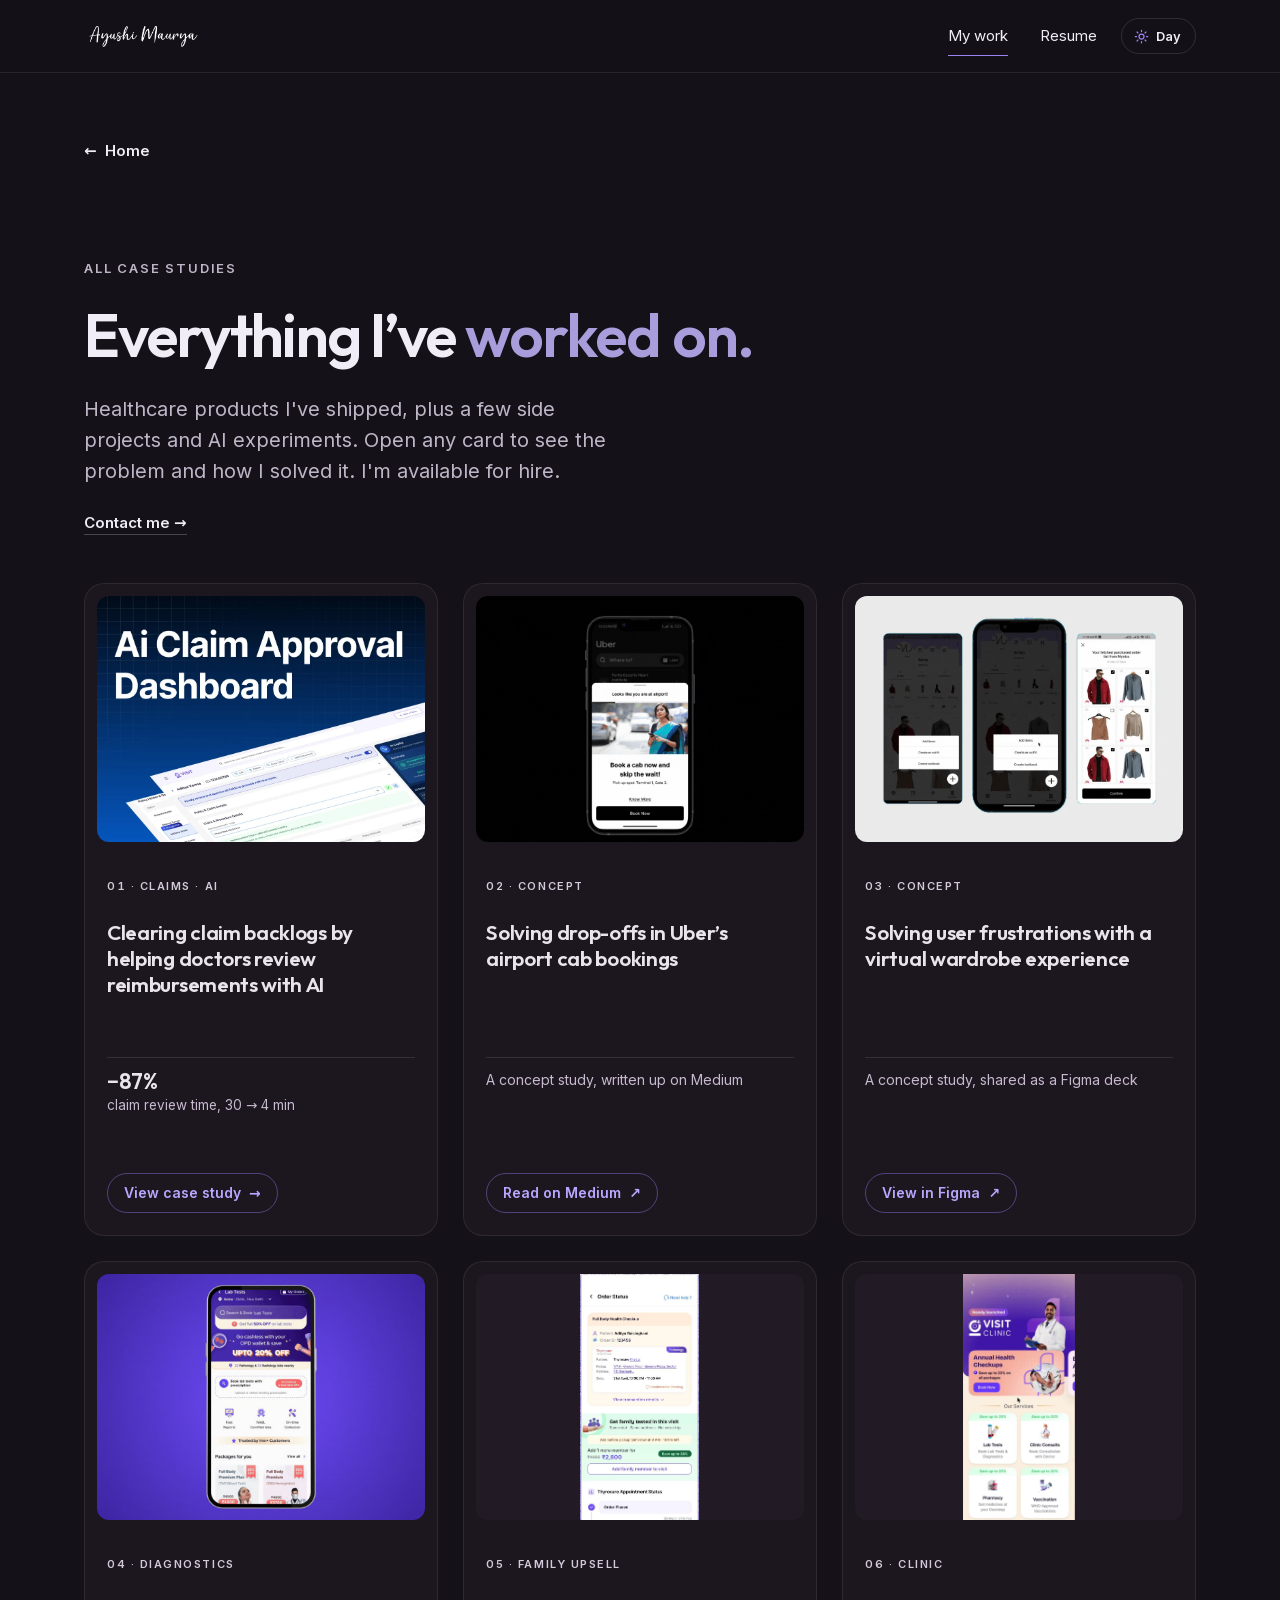
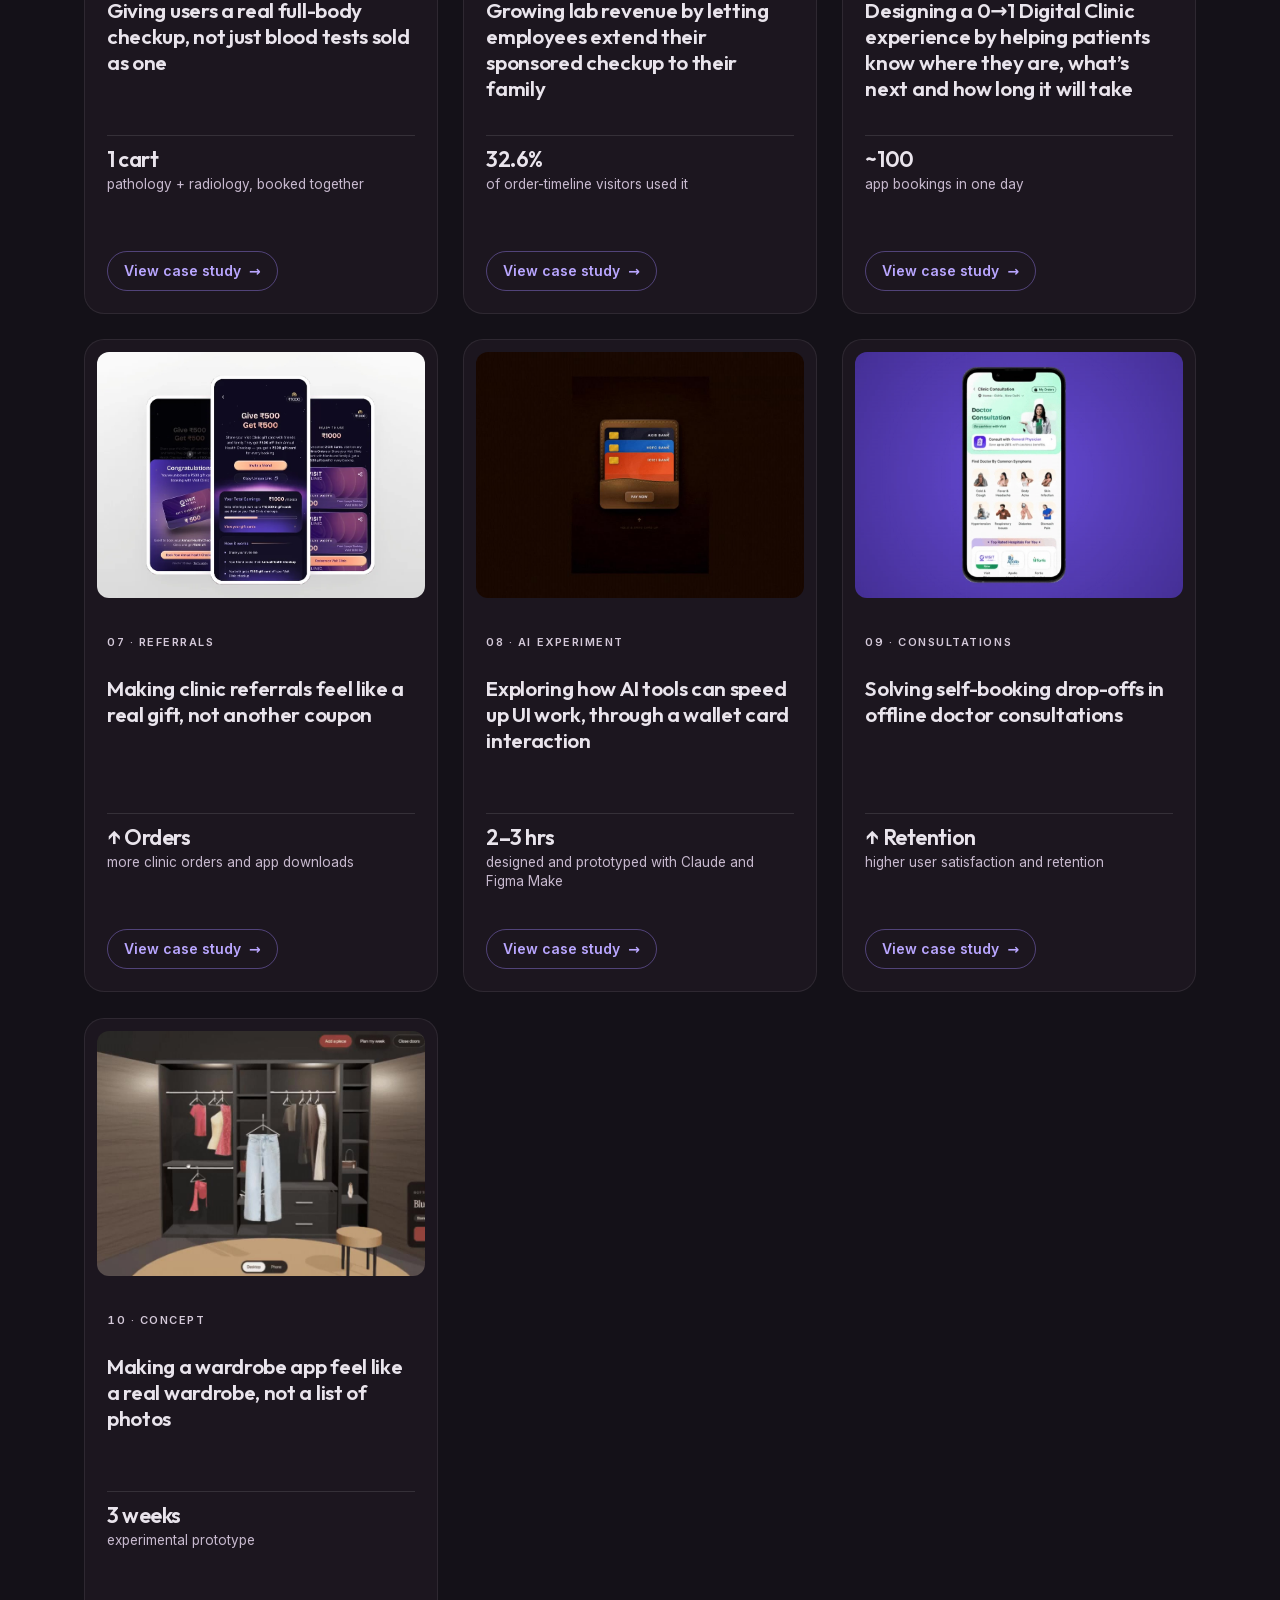
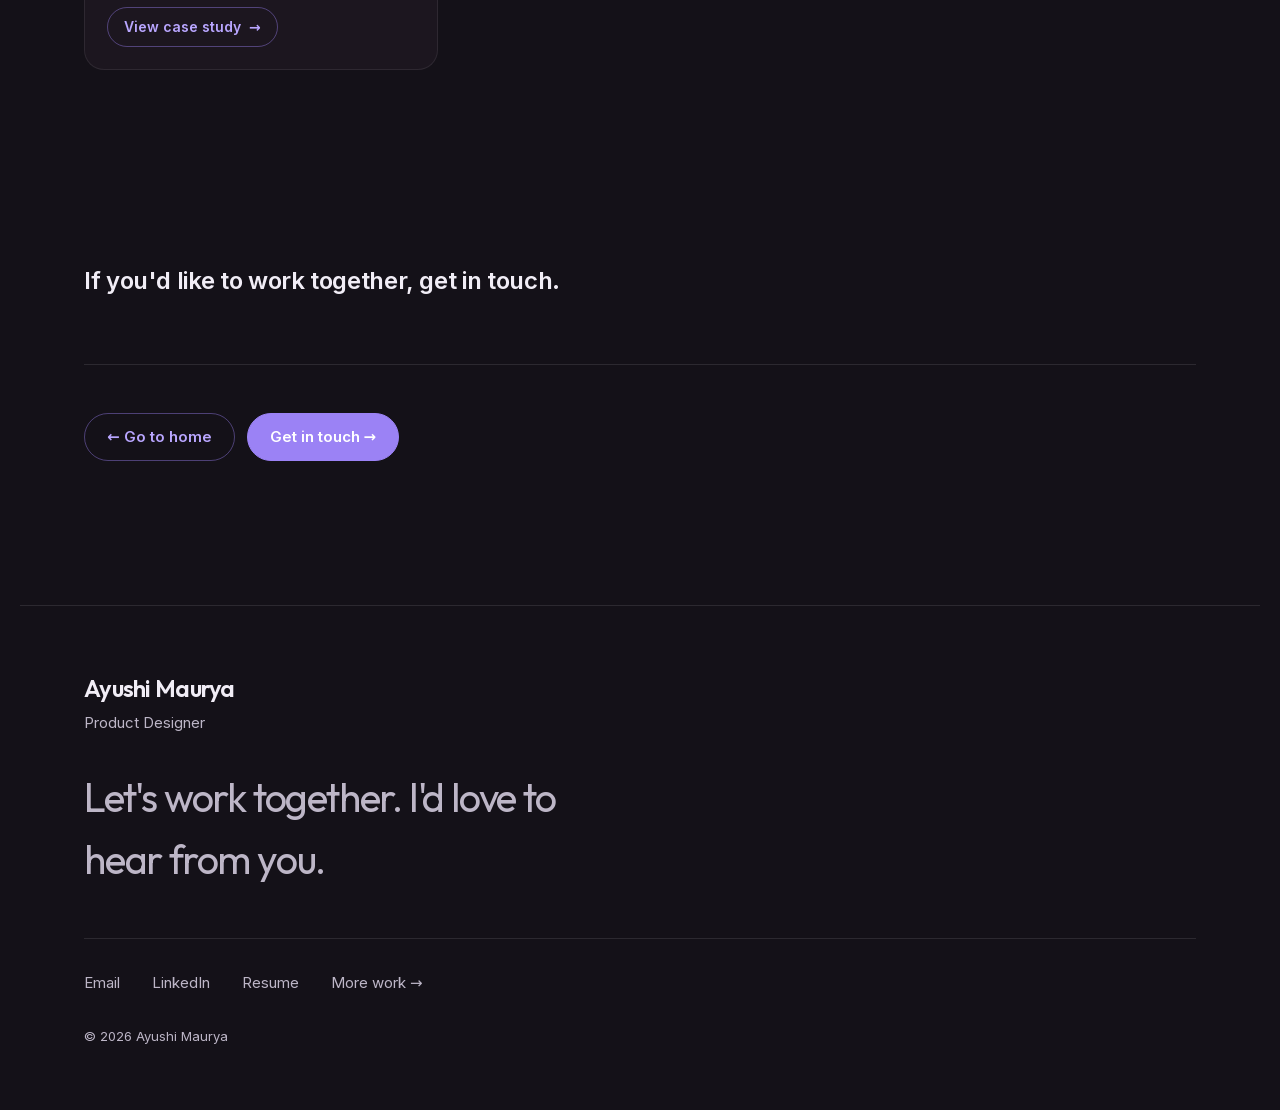
<file: projects.html>
<!DOCTYPE html>
<html lang="en">
<head>
<meta charset="UTF-8">
<meta name="viewport" content="width=device-width, initial-scale=1.0">
<script>try{if(sessionStorage.getItem('site-theme')!=='day')document.documentElement.dataset.theme='night'}catch(e){document.documentElement.dataset.theme='night'}</script>
<title>More Work — Ayushi Maurya</title>
<meta name="description" content="Selected projects Ayushi Maurya has designed for startup and enterprise clients.">
<script>document.documentElement.classList.add('has-js');</script>
<link rel="preconnect" href="https://fonts.googleapis.com">
<link rel="preconnect" href="https://fonts.gstatic.com" crossorigin>
<link rel="stylesheet" href="css/styles.css?v=n3">
<link rel="stylesheet" href="css/dream-theme.css?v=n3">
<link rel="stylesheet" href="css/neutral.css?v=4">
<link rel="stylesheet" href="css/accents.css?v=2">
<link rel="stylesheet" href="css/functional.css?v=2">
<link rel="stylesheet" href="css/cta.css?v=3">
<link rel="stylesheet" href="css/base.css?v=32">
<link rel="stylesheet" href="css/theme-night.css?v=2">
<link rel="stylesheet" href="css/theme.css?v=4">
</head>
<body>
<a class="skip-link" href="#main">Skip to content</a>

<header class="site-header">
  <div class="container nav">
    <a class="nav-brand" href="index.html"><img src="assets/logo-ayushi-maurya-transparent.png" alt="Ayushi Maurya"></a>
    <nav class="nav-links" aria-label="Primary">
      <a href="projects.html" aria-current="page">My work</a>
      <a href="resume.html">Resume</a>
    </nav>
    <button class="nav-menu-btn" data-menu-toggle aria-expanded="false" aria-controls="mobile-menu">
      <span class="bars" aria-hidden="true"><span></span><span></span></span>
      Menu
    </button>
  </div>
</header>

<div class="mobile-menu" id="mobile-menu" data-mobile-menu data-open="false">
  <nav class="mobile-menu-links" aria-label="Mobile">
    <a href="resume.html">Resume</a>
    <a href="mailto:ayushimaurya108@gmail.com">Contact</a>
  </nav>
  <a class="mobile-menu-cta" href="projects.html">My work →</a>
</div>

<main id="main" class="mw">

  <section class="container mw-head">
    <a class="cs-back" href="index.html"><span aria-hidden="true">←</span> Home</a>
    <p class="eyebrow oc-kicker">ALL CASE STUDIES</p>
    <h1 class="oc-title">Everything I&rsquo;ve <em>worked on.</em></h1>
    <p class="oc-dek">Healthcare products I've shipped, plus a few side projects and AI experiments. Open any card to see the problem and how I solved it. I'm available for hire.</p>
    <p class="cs-links"><a class="text-link" href="mailto:ayushimaurya108@gmail.com">Contact me →</a></p>
  </section>

  <section class="container mw-stack" aria-label="All projects">
      <a class="mw-card mw-item reveal" href="claim-approval.html">
        <span class="mw-meta">01 · Claims · AI</span>
        <span class="mw-thumb"><img src="assets/case-studies/claims/claims-thumb.webp" alt="AI claim approval dashboard" style="object-position: 0 50%" loading="lazy"></span>
        <span class="mw-title">Clearing claim backlogs by helping doctors review reimbursements with AI</span>
        <span class="mw-out"><b>−87%</b><span>claim review time, 30 → 4 min</span></span>
        <span class="mw-cta">View case study <span aria-hidden="true">→</span></span>
      </a>
      <a class="mw-card mw-item reveal" href="https://ayushimaurya108.medium.com/understanding-the-reasons-behind-the-ubers-airport-cab-booking-drop-offs-rate-and-designing-a-13215061a83d" target="_blank" rel="noopener">
        <span class="mw-meta">02 · Concept</span>
        <span class="mw-thumb"><img src="assets/thumbs/uber-medium.gif" alt="Solving drop-offs in Uber’s airport cab bookings" loading="lazy" decoding="async"></span>
        <span class="mw-title">Solving drop-offs in Uber’s airport cab bookings</span>
        <span class="mw-out is-note"><span>A concept study, written up on Medium</span></span>
        <span class="mw-cta">Read on Medium <span aria-hidden="true">↗</span></span>
      </a>
      <a class="mw-card mw-item reveal" href="https://www.figma.com/deck/OUpqWmYgwv9NWL5vTANzSZ/Virtual-Wardrobe?node-id=44-517&amp;t=9abH4G17Rb8k7l3q-1&amp;scaling=min-zoom&amp;content-scaling=fixed&amp;page-id=0%3A1" target="_blank" rel="noopener">
        <span class="mw-meta">03 · Concept</span>
        <span class="mw-thumb"><img src="assets/thumbs-neutral/frustrations.webp" alt="Solving user frustrations with a virtual wardrobe experience" loading="lazy"></span>
        <span class="mw-title">Solving user frustrations with a virtual wardrobe experience</span>
        <span class="mw-out is-note"><span>A concept study, shared as a Figma deck</span></span>
        <span class="mw-cta">View in Figma <span aria-hidden="true">↗</span></span>
      </a>
      <a class="mw-card mw-item reveal" href="hybrid-diagnostic.html">
        <span class="mw-meta">04 · Diagnostics</span>
        <span class="mw-thumb"><video class="mw-vid" muted loop playsinline preload="none" poster="assets/case-studies/hybrid/h01-poster.jpg" aria-label="Walkthrough of the hybrid diagnostic booking flow"><source src="assets/case-studies/hybrid/h01.mp4" type="video/mp4"></video></span>
        <span class="mw-title">Giving users a real full-body checkup, not just blood tests sold as one</span>
        <span class="mw-out"><b>1 cart</b><span>pathology + radiology, booked together</span></span>
        <span class="mw-cta">View case study <span aria-hidden="true">→</span></span>
      </a>
      <a class="mw-card mw-item reveal" href="family-ahc.html">
        <span class="mw-meta">05 · Family upsell</span>
        <span class="mw-thumb is-contain"><video class="mw-vid" muted loop playsinline preload="none" poster="assets/case-studies/family/family-flow-poster.jpg" aria-label="Walkthrough of adding family members to a booked health checkup"><source src="assets/case-studies/family/family-flow-sm.mp4" type="video/mp4"></video></span>
        <span class="mw-title">Growing lab revenue by letting employees extend their sponsored checkup to their family</span>
        <span class="mw-out"><b>32.6%</b><span>of order-timeline visitors used it</span></span>
        <span class="mw-cta">View case study <span aria-hidden="true">→</span></span>
      </a>
      <a class="mw-card mw-item reveal" href="visit-clinic.html">
        <span class="mw-meta">06 · Clinic</span>
        <span class="mw-thumb is-contain"><video class="mw-vid" muted loop playsinline preload="none" poster="assets/videos/vc-full-visit-poster.jpg" aria-label="Prototype video of the full clinic visit, from booking to pharmacy pickup"><source src="assets/videos/vc-full-visit.mp4" type="video/mp4"></video></span>
        <span class="mw-title">Designing a 0→1 Digital Clinic experience by helping patients know where they are, what’s next and how long it will take</span>
        <span class="mw-out"><b>~100</b><span>app bookings in one day</span></span>
        <span class="mw-cta">View case study <span aria-hidden="true">→</span></span>
      </a>
      <a class="mw-card mw-item reveal" href="visit-clinic-gift-cards.html">
        <span class="mw-meta">07 · Referrals</span>
        <span class="mw-thumb"><img src="assets/thumbs-neutral/gift-cards.webp" alt="Clinic Gift Cards: reward moment, Give ₹500 Get ₹500 referral page and gift card wallet" loading="lazy"></span>
        <span class="mw-title">Making clinic referrals feel like a real gift, not another coupon</span>
        <span class="mw-out"><b>↑ Orders</b><span>more clinic orders and app downloads</span></span>
        <span class="mw-cta">View case study <span aria-hidden="true">→</span></span>
      </a>
      <a class="mw-card mw-item reveal" href="wallet-ui.html">
        <span class="mw-meta">08 · AI experiment</span>
        <span class="mw-thumb"><video class="mw-vid" muted loop playsinline preload="none" poster="assets/case-studies/wallet/wallet-poster.jpg" aria-label="A leather wallet holding bank cards; drag a card up to pay"><source src="assets/case-studies/wallet/wallet.mp4" type="video/mp4"></video></span>
        <span class="mw-title">Exploring how AI tools can speed up UI work, through a wallet card interaction</span>
        <span class="mw-out"><b>2–3 hrs</b><span>designed and prototyped with Claude and Figma Make</span></span>
        <span class="mw-cta">View case study <span aria-hidden="true">→</span></span>
      </a>
      <a class="mw-card mw-item reveal" href="offline-doctor-consultation.html">
        <span class="mw-meta">09 · Consultations</span>
        <span class="mw-thumb"><img src="assets/clinic-consultation-flow.webp" alt="Walkthrough of the merged clinic consultation flow" loading="lazy" decoding="async"></span>
        <span class="mw-title">Solving self-booking drop-offs in offline doctor consultations</span>
        <span class="mw-out"><b>↑ Retention</b><span>higher user satisfaction and retention</span></span>
        <span class="mw-cta">View case study <span aria-hidden="true">→</span></span>
      </a>
      <a class="mw-card mw-item reveal" href="virtual-wardrobe.html">
        <span class="mw-meta">10 · Concept</span>
        <span class="mw-thumb"><video class="mw-vid" muted loop playsinline preload="none" poster="assets/case-studies/wardrobe/wardrobe-poster.jpg" aria-label="Walkthrough of the virtual wardrobe"><source src="assets/case-studies/wardrobe/wardrobe.mp4" type="video/mp4"></video></span>
        <span class="mw-title">Making a wardrobe app feel like a real wardrobe, not a list of photos</span>
        <span class="mw-out"><b>3 weeks</b><span>experimental prototype</span></span>
        <span class="mw-cta">View case study <span aria-hidden="true">→</span></span>
      </a>
  </section>

  <section class="oc-closing container">
    <p class="oc-closing-line">If you'd like to work together, get in touch.</p>
    <div class="cs-nav-footer">
      <a class="text-link" href="index.html">← Go to home</a>
      <a class="text-link" href="mailto:ayushimaurya108@gmail.com">Get in touch →</a>
    </div>
  </section>

</main>

<div class="lock-modal" id="lock-modal" data-lock-modal hidden>
  <div class="lock-modal-backdrop" data-lock-close></div>
  <div class="lock-modal-panel" role="dialog" aria-modal="true" aria-labelledby="lock-modal-title">
    <button class="lock-modal-close" type="button" data-lock-close aria-label="Close">×</button>
    <p class="lock-modal-icon" aria-hidden="true">🔒</p>
    <h2 class="lock-modal-title" id="lock-modal-title">This project is locked</h2>
    <p class="lock-modal-body" data-lock-body>Enter the password to view this case study.</p>
    <form class="lock-modal-form" data-lock-form novalidate>
      <input class="lock-modal-input" type="password" data-lock-input placeholder="Password" autocomplete="off" required>
      <p class="lock-modal-error" data-lock-error hidden>Wrong password. Please try again.</p>
      <button class="lock-modal-submit" type="submit">Unlock <span aria-hidden="true">→</span></button>
    </form>
  </div>
</div>

<footer class="site-footer container">
  <div class="footer-top">
    <div>
      <p class="footer-name">Ayushi Maurya</p>
      <p class="footer-role">Product Designer</p>
    </div>
  </div>
  <p class="footer-line">Let's work together. I'd love to hear from you.</p>
  <nav class="footer-links" aria-label="Footer">
    <a href="mailto:ayushimaurya108@gmail.com">Email</a>
    <a href="https://www.linkedin.com/in/ayushi-maurya-7174b71ab/" target="_blank" rel="noopener">LinkedIn</a>
    <a href="resume.html">Resume</a>
    <a href="projects.html">More work →</a>
  </nav>
  <p class="footer-meta">© <span id="year"></span> Ayushi Maurya</p>
</footer>

<script src="js/main.js"></script>
<script src="js/offline-consultation.js"></script>
<script src="js/lock.js"></script>
<script src="js/mw-grid.js?v=3"></script>
<script src="js/theme.js?v=3"></script>
</body>
</html>
</file>
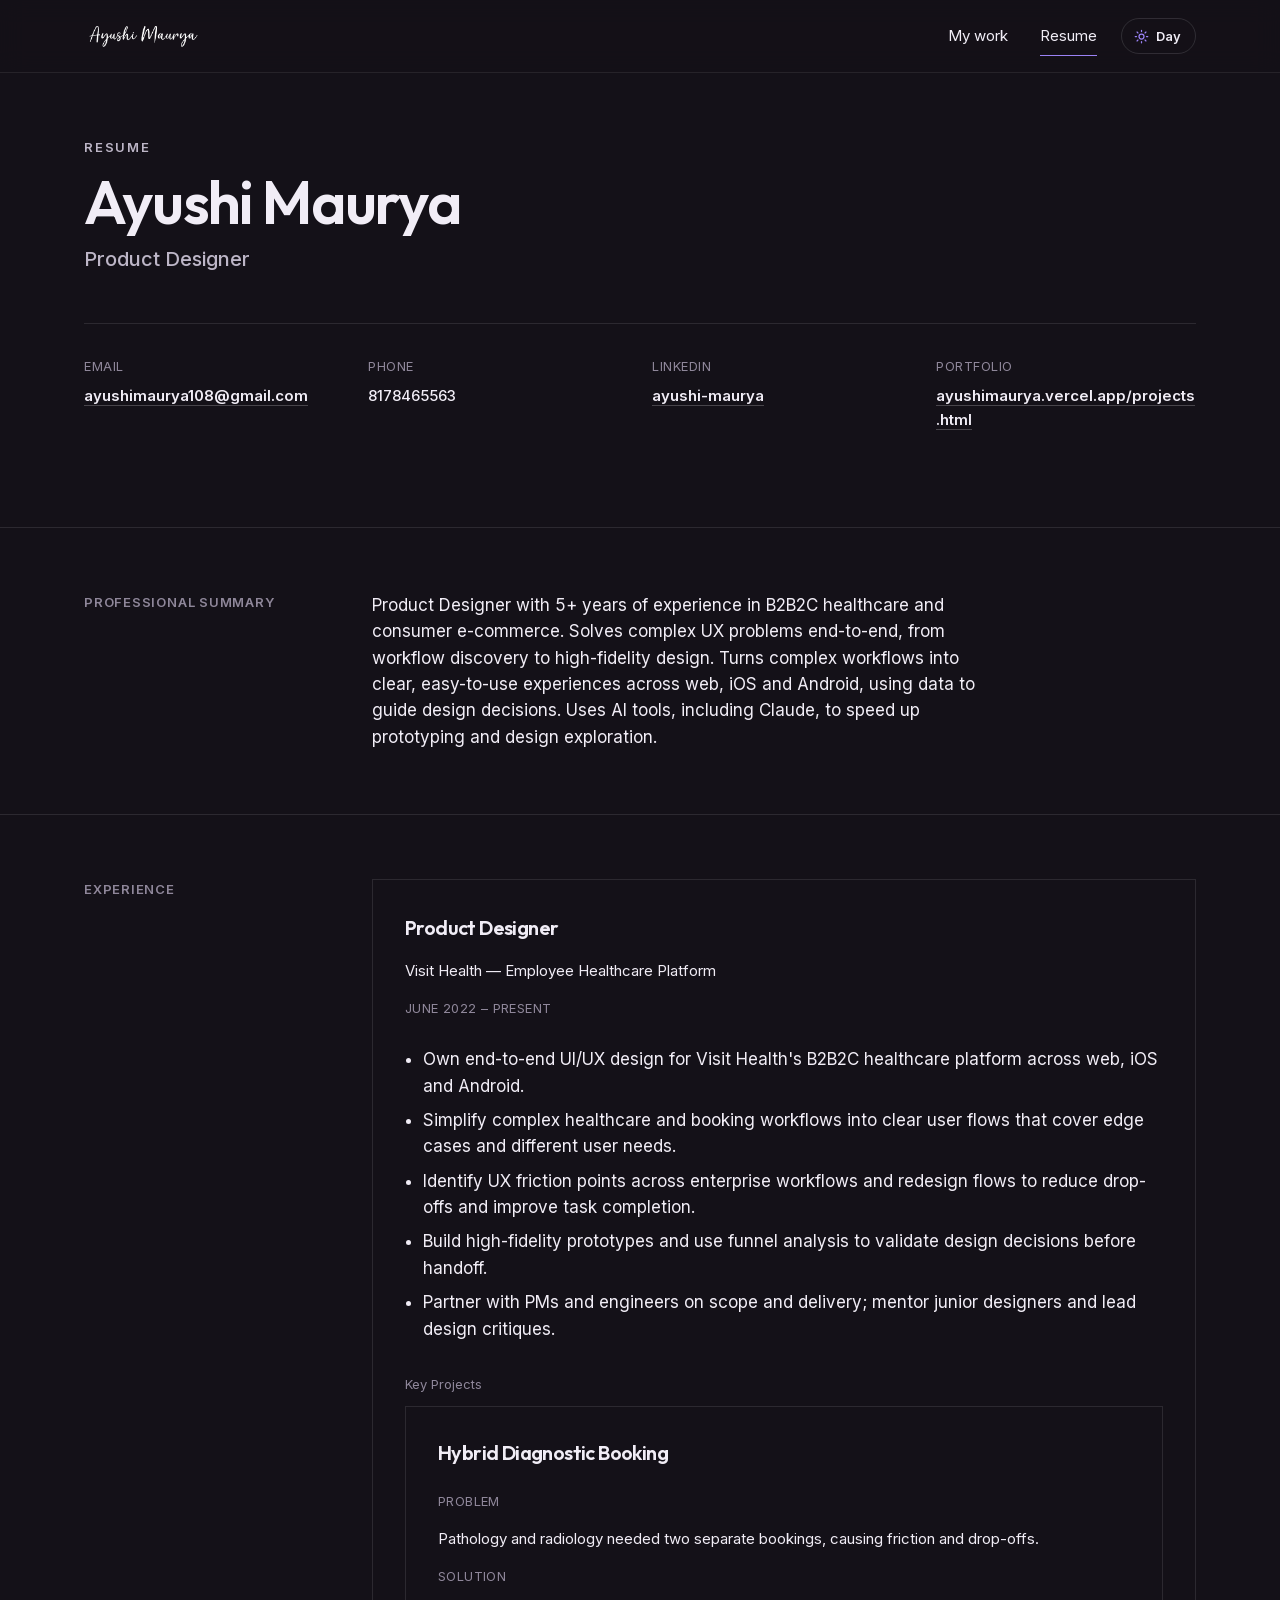
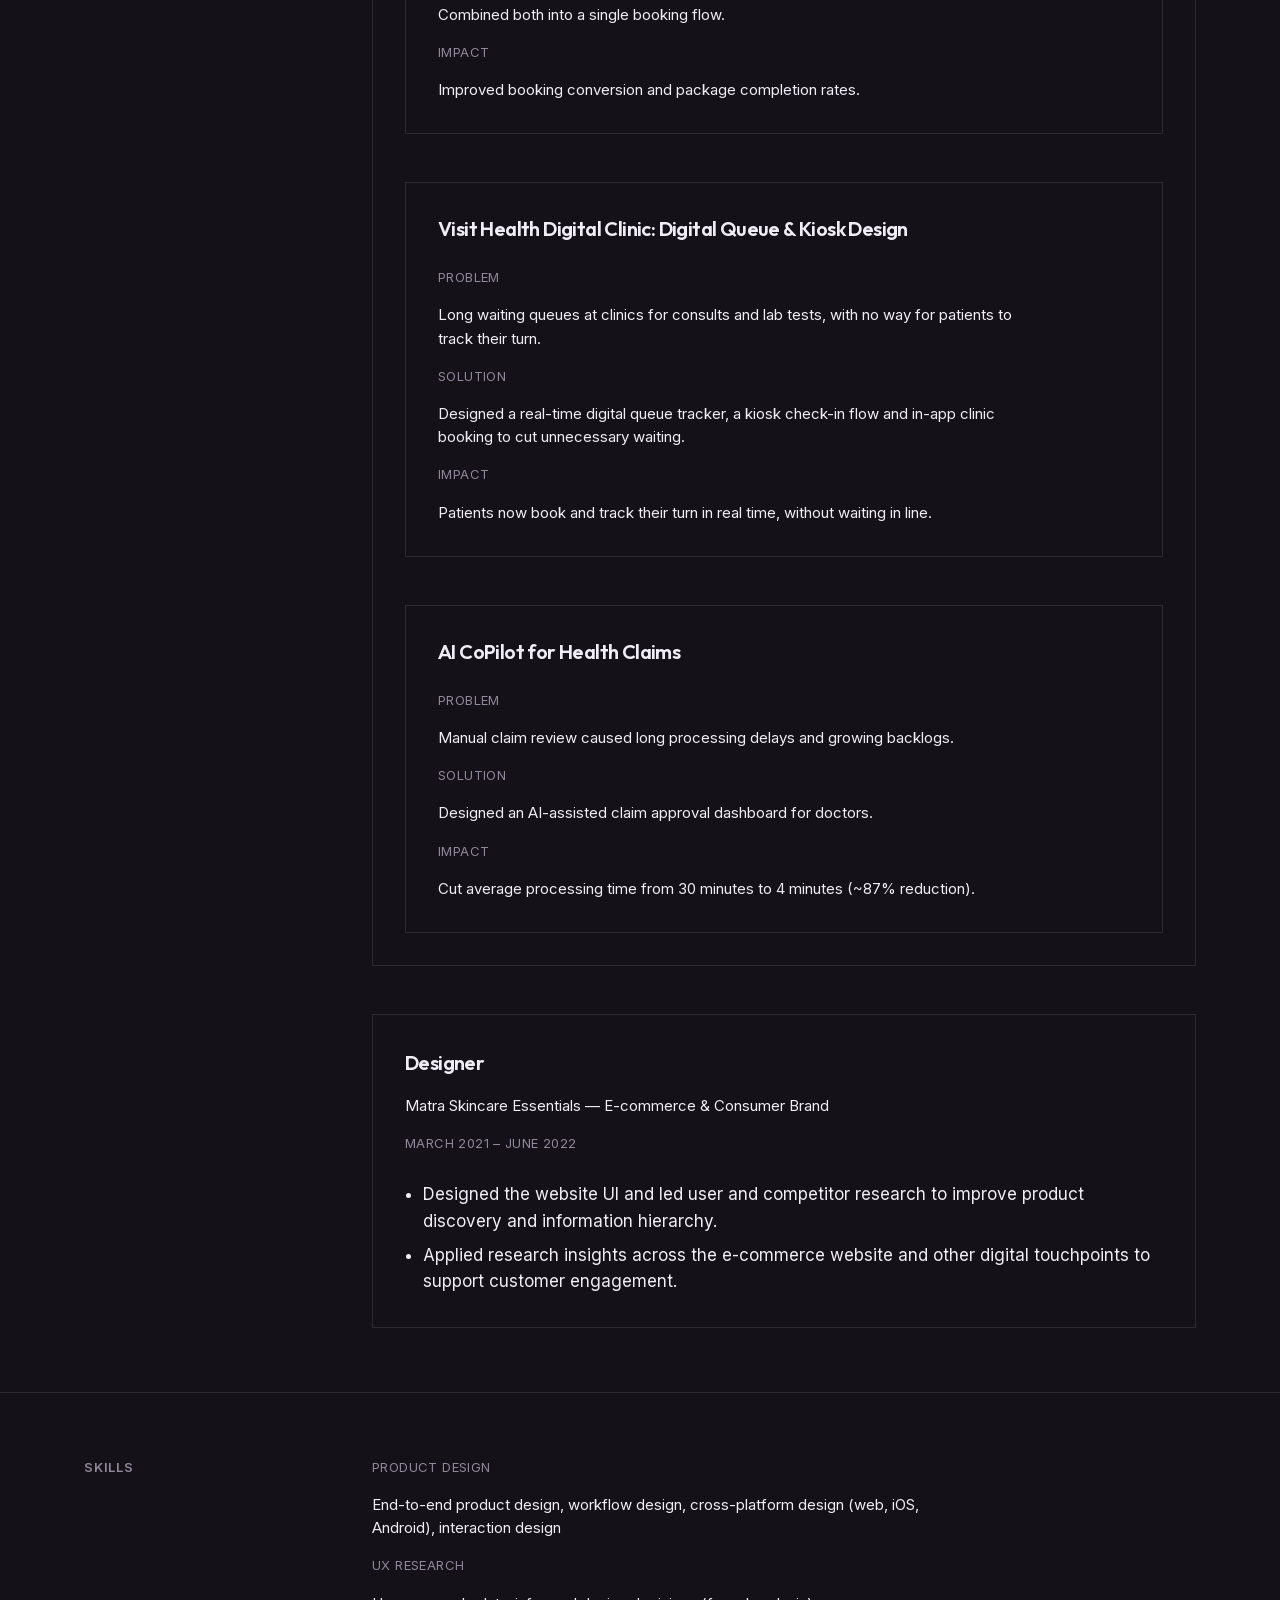
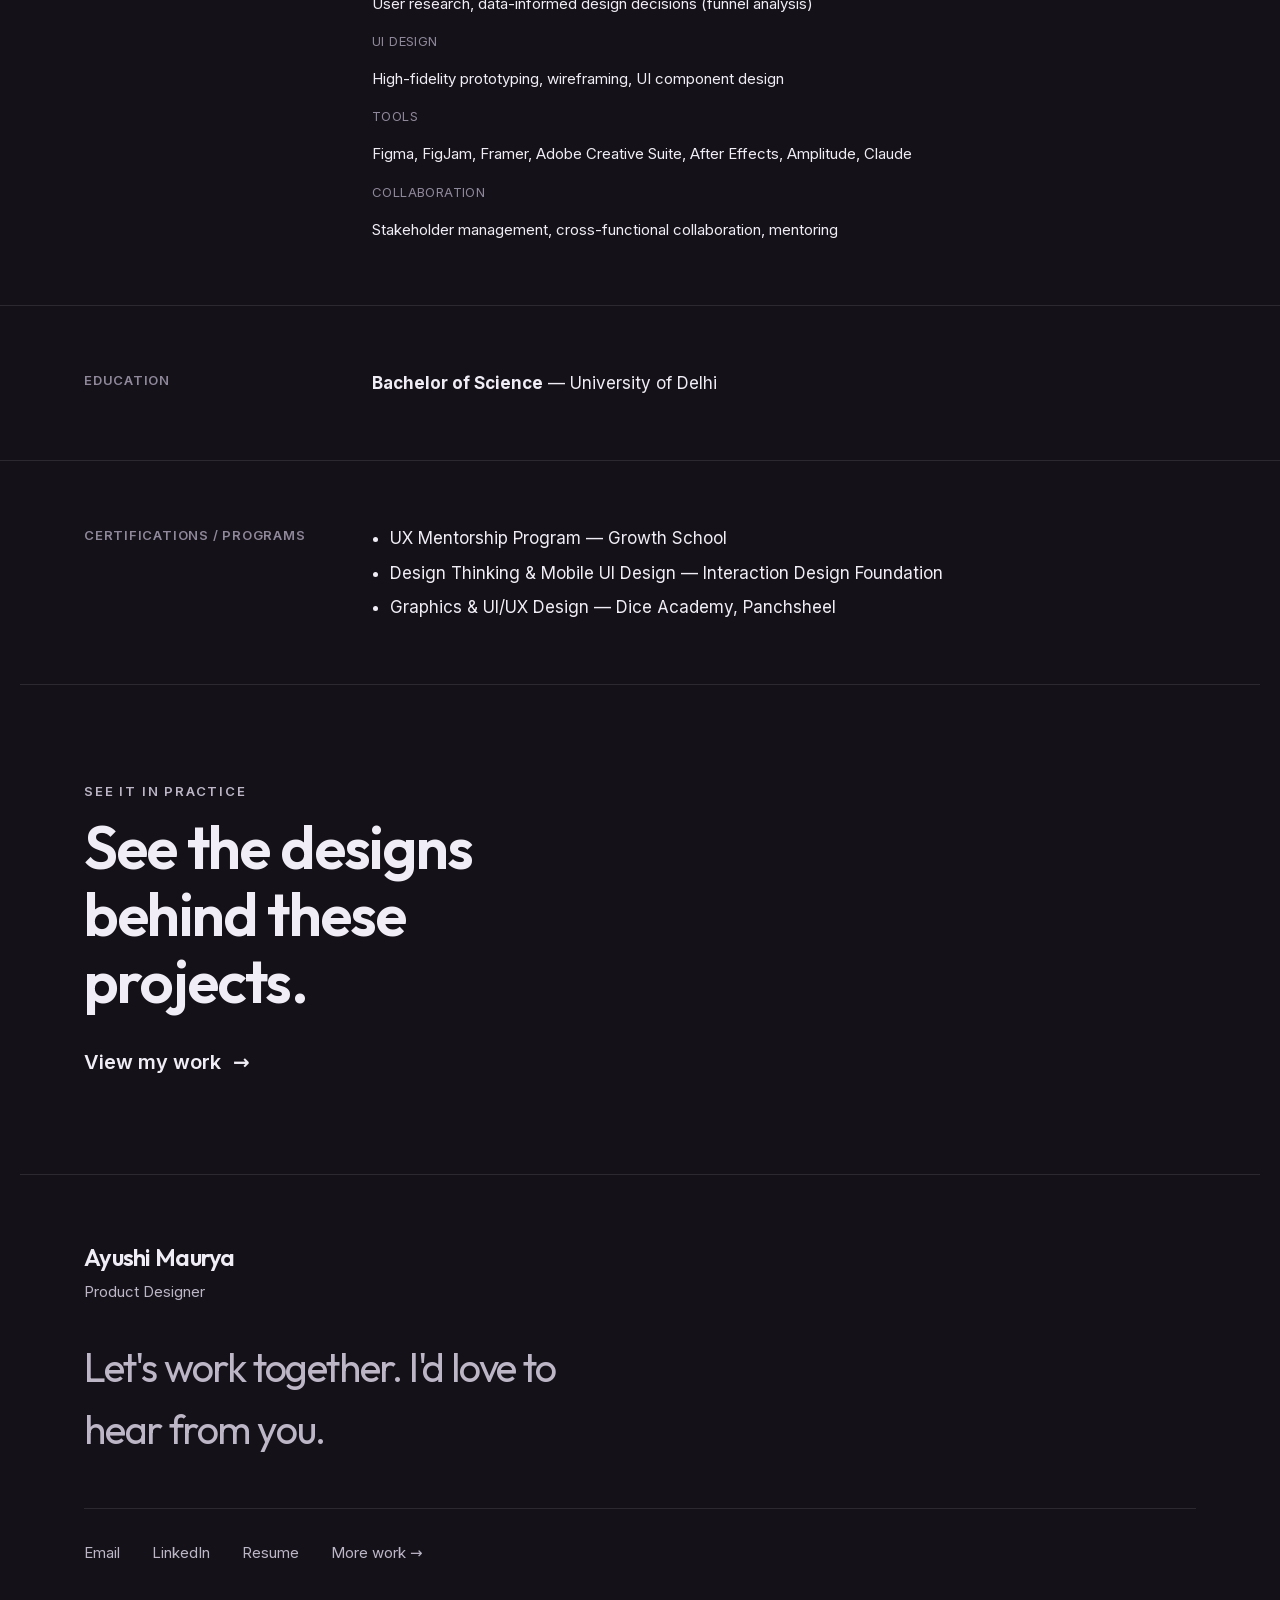
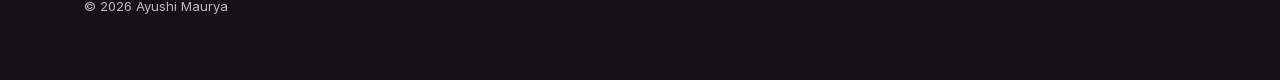
<file: resume.html>
<!DOCTYPE html>
<html lang="en">
<head>
<meta charset="UTF-8">
<meta name="viewport" content="width=device-width, initial-scale=1.0">
<script>try{if(sessionStorage.getItem('site-theme')!=='day')document.documentElement.dataset.theme='night'}catch(e){document.documentElement.dataset.theme='night'}</script>
<title>Resume — Ayushi Maurya</title>
<meta name="description" content="Resume of Ayushi Maurya, Product Designer with 5+ years of experience in B2B2C healthcare and consumer e-commerce.">
<link rel="preconnect" href="https://fonts.googleapis.com">
<link rel="preconnect" href="https://fonts.gstatic.com" crossorigin>
<link rel="stylesheet" href="css/styles.css?v=n3">
<link rel="stylesheet" href="css/dream-theme.css?v=n3">
<link rel="stylesheet" href="css/neutral.css?v=4">
<link rel="stylesheet" href="css/accents.css?v=2">
<link rel="stylesheet" href="css/functional.css?v=2">
<link rel="stylesheet" href="css/cta.css?v=3">
<link rel="stylesheet" href="css/base.css?v=32">
<link rel="stylesheet" href="css/theme-night.css?v=2">
<link rel="stylesheet" href="css/theme.css?v=4">
</head>
<body>
<a class="skip-link" href="#main">Skip to content</a>

<header class="site-header">
  <div class="container nav">
    <a class="nav-brand" href="index.html"><img src="assets/logo-ayushi-maurya-transparent.png" alt="Ayushi Maurya"></a>
    <nav class="nav-links" aria-label="Primary">
      <a href="projects.html">My work</a>
      <a href="resume.html" aria-current="page">Resume</a>
    </nav>
    <button class="nav-menu-btn" data-menu-toggle aria-expanded="false" aria-controls="mobile-menu">
      <span class="bars" aria-hidden="true"><span></span><span></span></span>
      Menu
    </button>
  </div>
</header>

<div class="mobile-menu" id="mobile-menu" data-mobile-menu data-open="false">
  <nav class="mobile-menu-links" aria-label="Mobile">
    <a href="resume.html">Resume</a>
    <a href="mailto:ayushimaurya108@gmail.com">Contact</a>
  </nav>
  <a class="mobile-menu-cta" href="projects.html">My work →</a>
</div>

<main id="main">

  <section class="section container" style="border-top: none; padding-top: var(--sp-8);" aria-labelledby="resume-heading">
    <p class="eyebrow section-kicker">Resume</p>
    <h1 class="section-title" id="resume-heading" style="max-width: 30rem;">Ayushi Maurya</h1>
    <p class="hero-role" style="margin-top: var(--sp-2);">Product Designer</p>

    <div class="cs-meta" style="margin-top: var(--sp-7);">
      <div>
        <p class="cs-meta-label">Email</p>
        <p class="cs-meta-value"><a class="text-link" href="mailto:ayushimaurya108@gmail.com">ayushimaurya108@gmail.com</a></p>
      </div>
      <div>
        <p class="cs-meta-label">Phone</p>
        <p class="cs-meta-value">8178465563</p>
      </div>
      <div>
        <p class="cs-meta-label">LinkedIn</p>
        <p class="cs-meta-value"><a class="text-link" href="https://www.linkedin.com/in/ayushi-maurya-7174b71ab/" target="_blank" rel="noopener">ayushi-maurya</a></p>
      </div>
      <div>
        <p class="cs-meta-label">Portfolio</p>
        <p class="cs-meta-value"><a class="text-link" href="https://ayushimaurya.vercel.app/projects.html">ayushimaurya.vercel.app/projects.html</a></p>
      </div>
    </div>
  </section>

  <section class="cs-section" aria-labelledby="summary-heading">
    <div class="container cs-section-grid">
      <p class="cs-section-label" id="summary-heading">Professional Summary</p>
      <div class="cs-section-body">
        <p>Product Designer with 5+ years of experience in B2B2C healthcare and consumer e-commerce. Solves complex UX problems end-to-end, from workflow discovery to high-fidelity design. Turns complex workflows into clear, easy-to-use experiences across web, iOS and Android, using data to guide design decisions. Uses AI tools, including Claude, to speed up prototyping and design exploration.</p>
      </div>
    </div>
  </section>

  <section class="cs-section" aria-labelledby="experience-heading">
    <div class="container cs-section-grid">
      <p class="cs-section-label" id="experience-heading">Experience</p>
      <div class="cs-section-body">

        <div class="decision-card">
          <div class="decision-rows" style="margin-bottom: var(--sp-5);">
            <div class="decision-row full">
              <p class="decision-title" style="margin-bottom: var(--sp-1);">Product Designer</p>
              <p class="decision-row-value">Visit Health — Employee Healthcare Platform</p>
            </div>
            <div class="decision-row full">
              <p class="decision-row-label">June 2022 – Present</p>
            </div>
          </div>
          <ul style="margin: 0; padding-left: 1.1rem; display: flex; flex-direction: column; gap: var(--sp-2);">
            <li>Own end-to-end UI/UX design for Visit Health's B2B2C healthcare platform across web, iOS and Android.</li>
            <li>Simplify complex healthcare and booking workflows into clear user flows that cover edge cases and different user needs.</li>
            <li>Identify UX friction points across enterprise workflows and redesign flows to reduce drop-offs and improve task completion.</li>
            <li>Build high-fidelity prototypes and use funnel analysis to validate design decisions before handoff.</li>
            <li>Partner with PMs and engineers on scope and delivery; mentor junior designers and lead design critiques.</li>
          </ul>

          <p class="decision-index mt-6">Key Projects</p>
          <div class="decision-list">
            <div class="decision-card">
              <h3 class="decision-title">Hybrid Diagnostic Booking</h3>
              <div class="decision-rows">
                <div class="decision-row full">
                  <p class="decision-row-label">Problem</p>
                  <p class="decision-row-value">Pathology and radiology needed two separate bookings, causing friction and drop-offs.</p>
                </div>
                <div class="decision-row full">
                  <p class="decision-row-label">Solution</p>
                  <p class="decision-row-value">Combined both into a single booking flow.</p>
                </div>
                <div class="decision-row full">
                  <p class="decision-row-label">Impact</p>
                  <p class="decision-row-value">Improved booking conversion and package completion rates.</p>
                </div>
              </div>
            </div>

            <div class="decision-card">
              <h3 class="decision-title">Visit Health Digital Clinic: Digital Queue &amp; Kiosk Design</h3>
              <div class="decision-rows">
                <div class="decision-row full">
                  <p class="decision-row-label">Problem</p>
                  <p class="decision-row-value">Long waiting queues at clinics for consults and lab tests, with no way for patients to track their turn.</p>
                </div>
                <div class="decision-row full">
                  <p class="decision-row-label">Solution</p>
                  <p class="decision-row-value">Designed a real-time digital queue tracker, a kiosk check-in flow and in-app clinic booking to cut unnecessary waiting.</p>
                </div>
                <div class="decision-row full">
                  <p class="decision-row-label">Impact</p>
                  <p class="decision-row-value">Patients now book and track their turn in real time, without waiting in line.</p>
                </div>
              </div>
            </div>

            <div class="decision-card">
              <h3 class="decision-title">AI CoPilot for Health Claims</h3>
              <div class="decision-rows">
                <div class="decision-row full">
                  <p class="decision-row-label">Problem</p>
                  <p class="decision-row-value">Manual claim review caused long processing delays and growing backlogs.</p>
                </div>
                <div class="decision-row full">
                  <p class="decision-row-label">Solution</p>
                  <p class="decision-row-value">Designed an AI-assisted claim approval dashboard for doctors.</p>
                </div>
                <div class="decision-row full">
                  <p class="decision-row-label">Impact</p>
                  <p class="decision-row-value">Cut average processing time from 30 minutes to 4 minutes (~87% reduction).</p>
                </div>
              </div>
            </div>
          </div>
        </div>

        <div class="decision-card mt-7">
          <div class="decision-rows">
            <div class="decision-row full">
              <p class="decision-title" style="margin-bottom: var(--sp-1);">Designer</p>
              <p class="decision-row-value">Matra Skincare Essentials — E-commerce &amp; Consumer Brand</p>
            </div>
            <div class="decision-row full">
              <p class="decision-row-label">March 2021 – June 2022</p>
            </div>
          </div>
          <ul style="margin: var(--sp-5) 0 0; padding-left: 1.1rem; display: flex; flex-direction: column; gap: var(--sp-2);">
            <li>Designed the website UI and led user and competitor research to improve product discovery and information hierarchy.</li>
            <li>Applied research insights across the e-commerce website and other digital touchpoints to support customer engagement.</li>
          </ul>
        </div>

      </div>
    </div>
  </section>

  <section class="cs-section" aria-labelledby="skills-heading">
    <div class="container cs-section-grid">
      <p class="cs-section-label" id="skills-heading">Skills</p>
      <div class="cs-section-body">
        <div class="decision-rows" style="grid-template-columns: 1fr;">
          <div class="decision-row full">
            <p class="decision-row-label">Product Design</p>
            <p class="decision-row-value">End-to-end product design, workflow design, cross-platform design (web, iOS, Android), interaction design</p>
          </div>
          <div class="decision-row full">
            <p class="decision-row-label">UX Research</p>
            <p class="decision-row-value">User research, data-informed design decisions (funnel analysis)</p>
          </div>
          <div class="decision-row full">
            <p class="decision-row-label">UI Design</p>
            <p class="decision-row-value">High-fidelity prototyping, wireframing, UI component design</p>
          </div>
          <div class="decision-row full">
            <p class="decision-row-label">Tools</p>
            <p class="decision-row-value">Figma, FigJam, Framer, Adobe Creative Suite, After Effects, Amplitude, Claude</p>
          </div>
          <div class="decision-row full">
            <p class="decision-row-label">Collaboration</p>
            <p class="decision-row-value">Stakeholder management, cross-functional collaboration, mentoring</p>
          </div>
        </div>
      </div>
    </div>
  </section>

  <section class="cs-section" aria-labelledby="education-heading">
    <div class="container cs-section-grid">
      <p class="cs-section-label" id="education-heading">Education</p>
      <div class="cs-section-body">
        <p><strong>Bachelor of Science</strong> — University of Delhi</p>
      </div>
    </div>
  </section>

  <section class="cs-section" aria-labelledby="certifications-heading">
    <div class="container cs-section-grid">
      <p class="cs-section-label" id="certifications-heading">Certifications / Programs</p>
      <div class="cs-section-body">
        <ul style="margin: 0; padding-left: 1.1rem; display: flex; flex-direction: column; gap: var(--sp-2);">
          <li>UX Mentorship Program — Growth School</li>
          <li>Design Thinking &amp; Mobile UI Design — Interaction Design Foundation</li>
          <li>Graphics &amp; UI/UX Design — Dice Academy, Panchsheel</li>
        </ul>
      </div>
    </div>
  </section>

  <section class="section container" aria-labelledby="resume-cta-heading">
    <p class="eyebrow section-kicker" id="resume-cta-heading">See it in practice</p>
    <h2 class="section-title" style="max-width: 28rem;">See the designs behind these projects.</h2>
    <div class="mt-6">
      <a class="btn-diagnose" href="https://ayushimaurya.vercel.app/projects.html">
        <span>View my work</span>
        <span class="arrow" aria-hidden="true">→</span>
      </a>
    </div>
  </section>

</main>

<footer class="site-footer container">
  <div class="footer-top">
    <div>
      <p class="footer-name">Ayushi Maurya</p>
      <p class="footer-role">Product Designer</p>
    </div>
  </div>
  <p class="footer-line">Let's work together. I'd love to hear from you.</p>
  <nav class="footer-links" aria-label="Footer">
    <a href="mailto:ayushimaurya108@gmail.com">Email</a>
    <a href="https://www.linkedin.com/in/ayushi-maurya-7174b71ab/" target="_blank" rel="noopener">LinkedIn</a>
    <a href="resume.html" aria-current="page">Resume</a>
    <a href="projects.html">More work →</a>
  </nav>
  <p class="footer-meta">© <span id="year"></span> Ayushi Maurya</p>
</footer>

<script src="js/main.js"></script>
<script>document.getElementById('year').textContent = new Date().getFullYear();</script>
<script src="js/theme.js?v=3"></script>
</body>
</html>
</file>
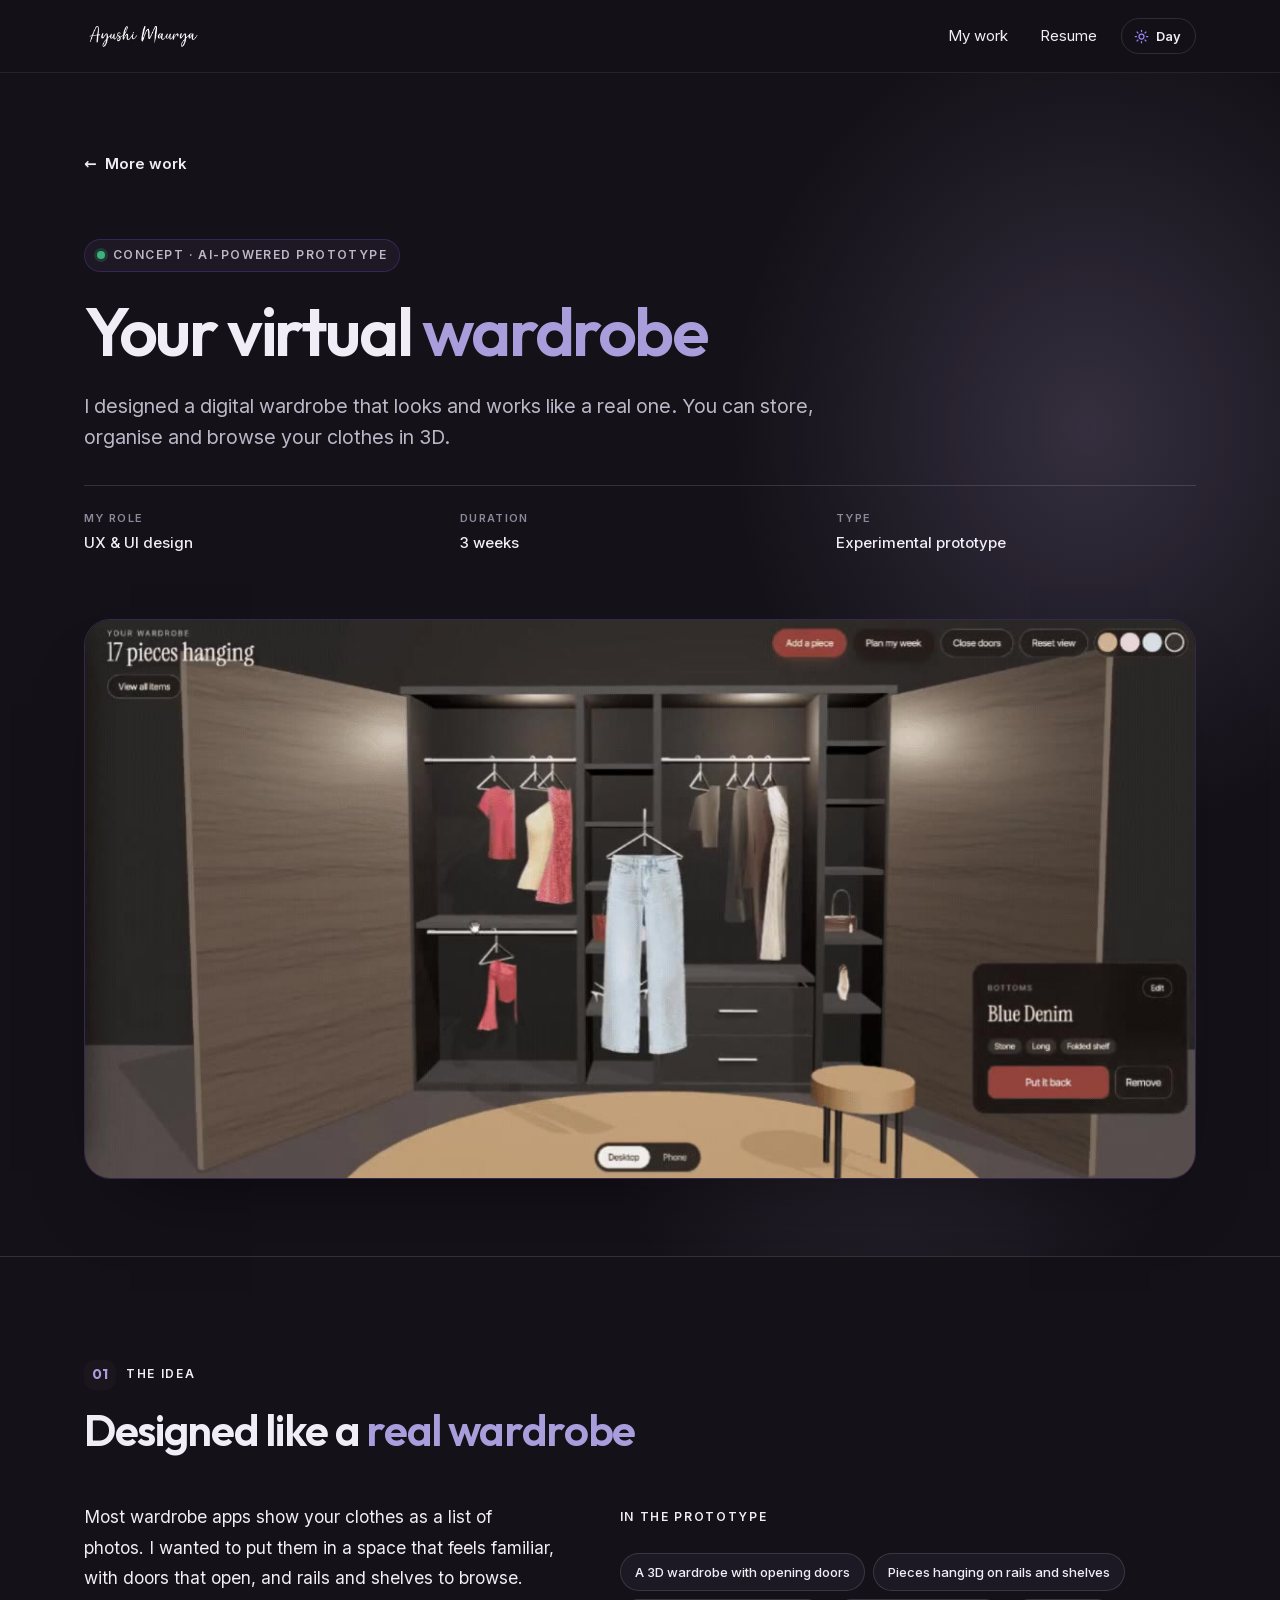
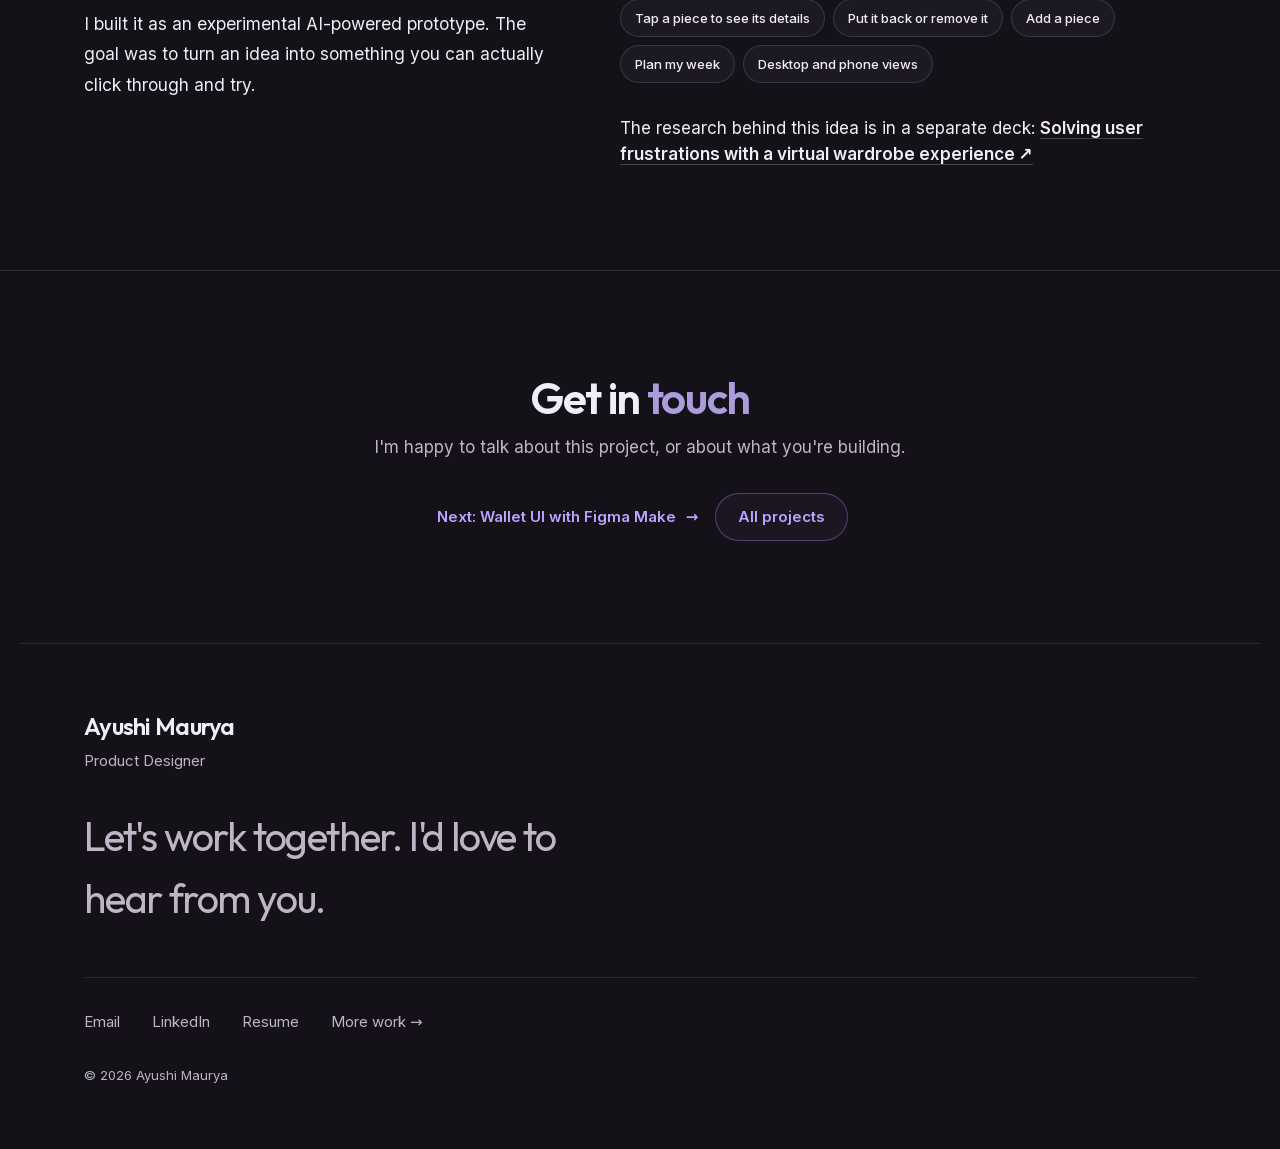
<file: virtual-wardrobe.html>
<!DOCTYPE html>
<html lang="en">
<head>
<meta charset="UTF-8">
<meta name="viewport" content="width=device-width, initial-scale=1.0">
<script>try{if(sessionStorage.getItem('site-theme')!=='day')document.documentElement.dataset.theme='night'}catch(e){document.documentElement.dataset.theme='night'}</script>
<title>Your Virtual Wardrobe — Ayushi Maurya</title>
<meta name="description" content="An experimental AI-powered prototype of a 3D digital wardrobe where you can store, organise and browse your clothes.">
<script>document.documentElement.classList.add('has-js');</script>
<link rel="preconnect" href="https://fonts.googleapis.com">
<link rel="preconnect" href="https://fonts.gstatic.com" crossorigin>
<link rel="stylesheet" href="css/styles.css?v=n3">
<link rel="stylesheet" href="css/case.css?v=p1">
<link rel="stylesheet" href="css/dream-theme.css?v=n3">
<link rel="stylesheet" href="css/neutral.css?v=4">
<link rel="stylesheet" href="css/accents.css?v=2">
<link rel="stylesheet" href="css/functional.css?v=2">
<link rel="stylesheet" href="css/cta.css?v=3">
<link rel="stylesheet" href="css/base.css?v=32">
<link rel="stylesheet" href="css/theme-night.css?v=2">
<link rel="stylesheet" href="css/theme.css?v=4">
</head>
<body>
<a class="skip-link" href="#main">Skip to content</a>

<header class="site-header">
  <div class="container nav">
    <a class="nav-brand" href="index.html"><img src="assets/logo-ayushi-maurya-transparent.png" alt="Ayushi Maurya"></a>
    <nav class="nav-links" aria-label="Primary">
      <a href="projects.html">My work</a>
      <a href="resume.html">Resume</a>
    </nav>
    <button class="nav-menu-btn" data-menu-toggle aria-expanded="false" aria-controls="mobile-menu">
      <span class="bars" aria-hidden="true"><span></span><span></span></span>
      Menu
    </button>
  </div>
</header>

<div class="mobile-menu" id="mobile-menu" data-mobile-menu data-open="false">
  <nav class="mobile-menu-links" aria-label="Mobile">
    <a href="resume.html">Resume</a>
    <a href="mailto:ayushimaurya108@gmail.com">Contact</a>
  </nav>
  <a class="mobile-menu-cta" href="projects.html">My work →</a>
</div>

<main id="main" class="cs2">

  <section class="cs2-hero short">
    <div class="container">
      <a class="cs-back" href="projects.html"><span aria-hidden="true">←</span> More work</a>
      <div class="cs2-hero-grid">
        <div>
          <span class="cs2-kicker reveal"><i aria-hidden="true"></i>Concept · AI-powered prototype</span>
          <h1 class="cs2-title reveal">Your virtual <em>wardrobe</em></h1>
          <p class="cs2-dek reveal">I designed a digital wardrobe that looks and works like a real one. You can store, organise and browse your clothes in 3D.</p>
          <dl class="cs2-meta reveal">
            <div><dt>My role</dt><dd>UX &amp; UI design</dd></div>
            <div><dt>Duration</dt><dd>3 weeks</dd></div>
            <div><dt>Type</dt><dd>Experimental prototype</dd></div>
          </dl>
        </div>
      </div>
      <div class="cs2-stage reveal">
        <video autoplay muted loop playsinline preload="metadata" poster="assets/case-studies/wardrobe/wardrobe-poster.jpg" aria-label="3D virtual wardrobe prototype: open the doors, browse hanging pieces, pick an item and put it back">
          <source src="assets/case-studies/wardrobe/wardrobe.mp4" type="video/mp4">
        </video>
      </div>
    </div>
  </section>

  <section class="cs2-ch">
    <div class="container">
      <span class="cs2-label reveal"><b style="--c:#f4f2f0">01</b>The idea</span>
      <h2 class="cs2-h2 reveal">Designed like a <em>real wardrobe</em></h2>
      <div class="cs2-split">
        <div class="cs2-copy reveal">
          <p>Most wardrobe apps show your clothes as a list of photos. I wanted to put them in a space that feels familiar, with doors that open, and rails and shelves to browse.</p>
          <p>I built it as an experimental AI-powered prototype. The goal was to turn an idea into something you can actually click through and try.</p>
        </div>
        <div class="reveal">
          <p class="cs2-label" style="color:var(--text-muted)">In the prototype</p>
          <div class="cs2-chips">
            <span>A 3D wardrobe with opening doors</span><span>Pieces hanging on rails and shelves</span><span>Tap a piece to see its details</span><span>Put it back or remove it</span><span>Add a piece</span><span>Plan my week</span><span>Desktop and phone views</span>
          </div>
          <p class="cs2-copy" style="margin-top:var(--sp-6)">The research behind this idea is in a separate deck: <a class="text-link" href="https://www.figma.com/deck/OUpqWmYgwv9NWL5vTANzSZ/Virtual-Wardrobe?node-id=44-517&amp;t=9abH4G17Rb8k7l3q-1&amp;scaling=min-zoom&amp;content-scaling=fixed&amp;page-id=0%3A1" target="_blank" rel="noopener">Solving user frustrations with a virtual wardrobe experience ↗</a></p>
        </div>
      </div>
    </div>
  </section>

  <section class="cs2-end">
    <div class="container">
      <h2 class="reveal">Get in <em>touch</em></h2>
      <p class="reveal">I'm happy to talk about this project, or about what you're building.</p>
      <div class="cs2-ctas reveal">
        <a class="cs2-btn tertiary" href="wallet-ui.html">Next: Wallet UI with Figma Make <span aria-hidden="true">→</span></a>
        <a class="cs2-btn ghost" href="projects.html">All projects</a>
      </div>
    </div>
  </section>
</main>

<footer class="site-footer container">
  <div class="footer-top">
    <div>
      <p class="footer-name">Ayushi Maurya</p>
      <p class="footer-role">Product Designer</p>
    </div>
  </div>
  <p class="footer-line">Let's work together. I'd love to hear from you.</p>
  <nav class="footer-links" aria-label="Footer">
    <a href="mailto:ayushimaurya108@gmail.com">Email</a>
    <a href="https://www.linkedin.com/in/ayushi-maurya-7174b71ab/" target="_blank" rel="noopener">LinkedIn</a>
    <a href="resume.html">Resume</a>
    <a href="projects.html">More work →</a>
  </nav>
  <p class="footer-meta">© <span id="year"></span> Ayushi Maurya</p>
</footer>

<script src="js/main.js"></script>
<script src="js/offline-consultation.js"></script>
<script src="js/theme.js?v=3"></script>
</body>
</html>
</file>
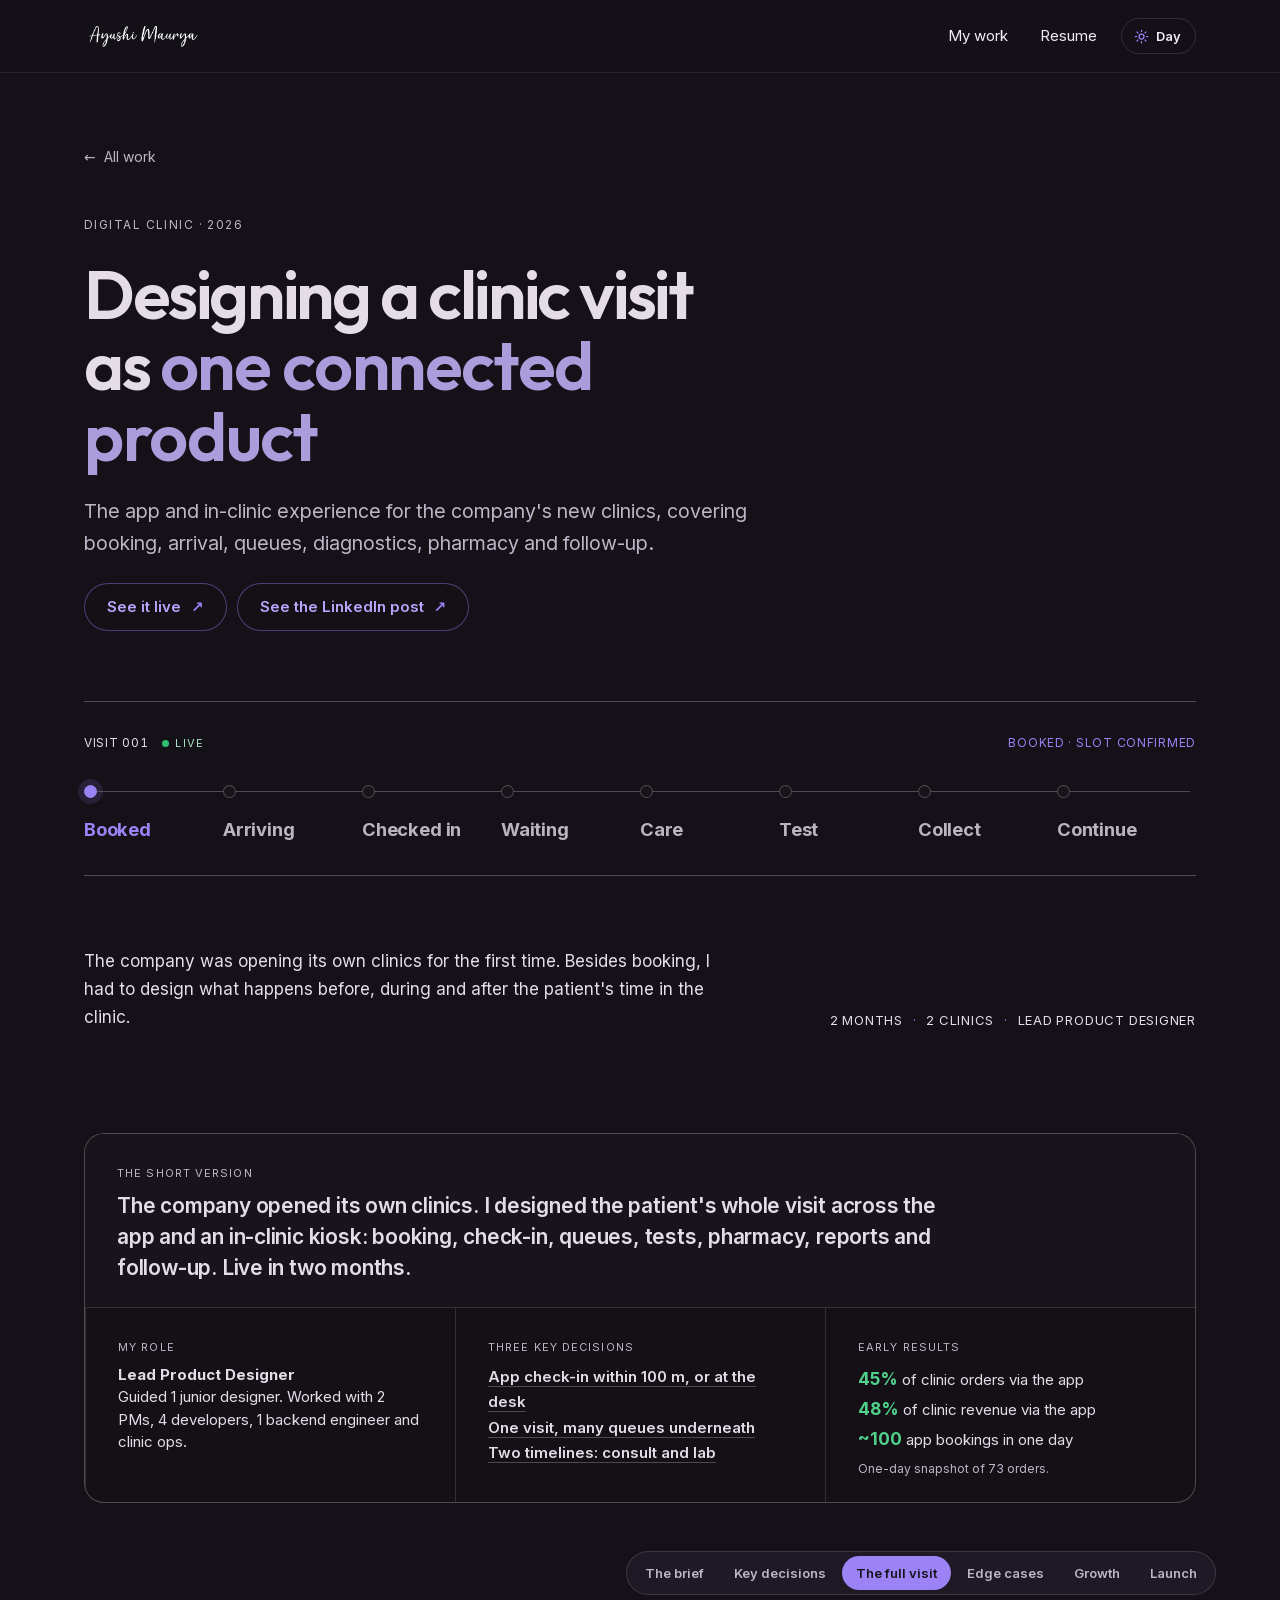
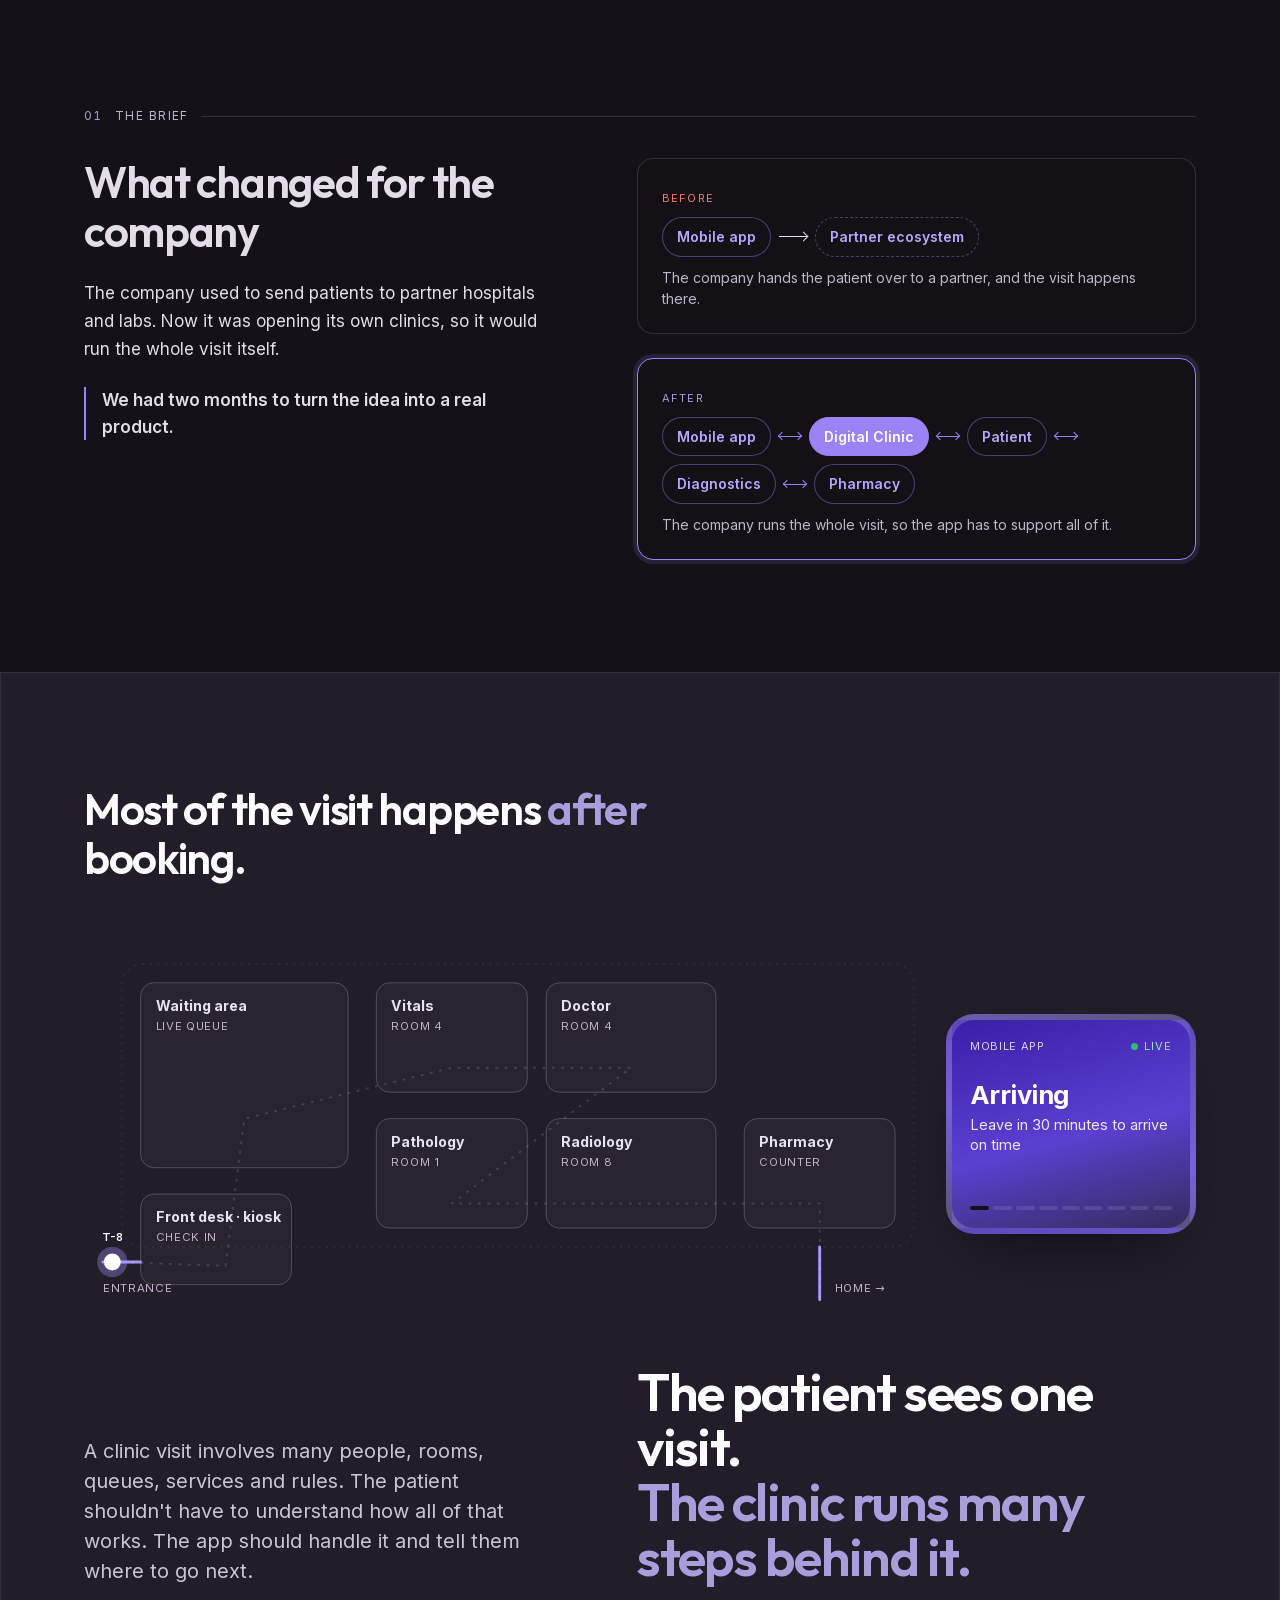
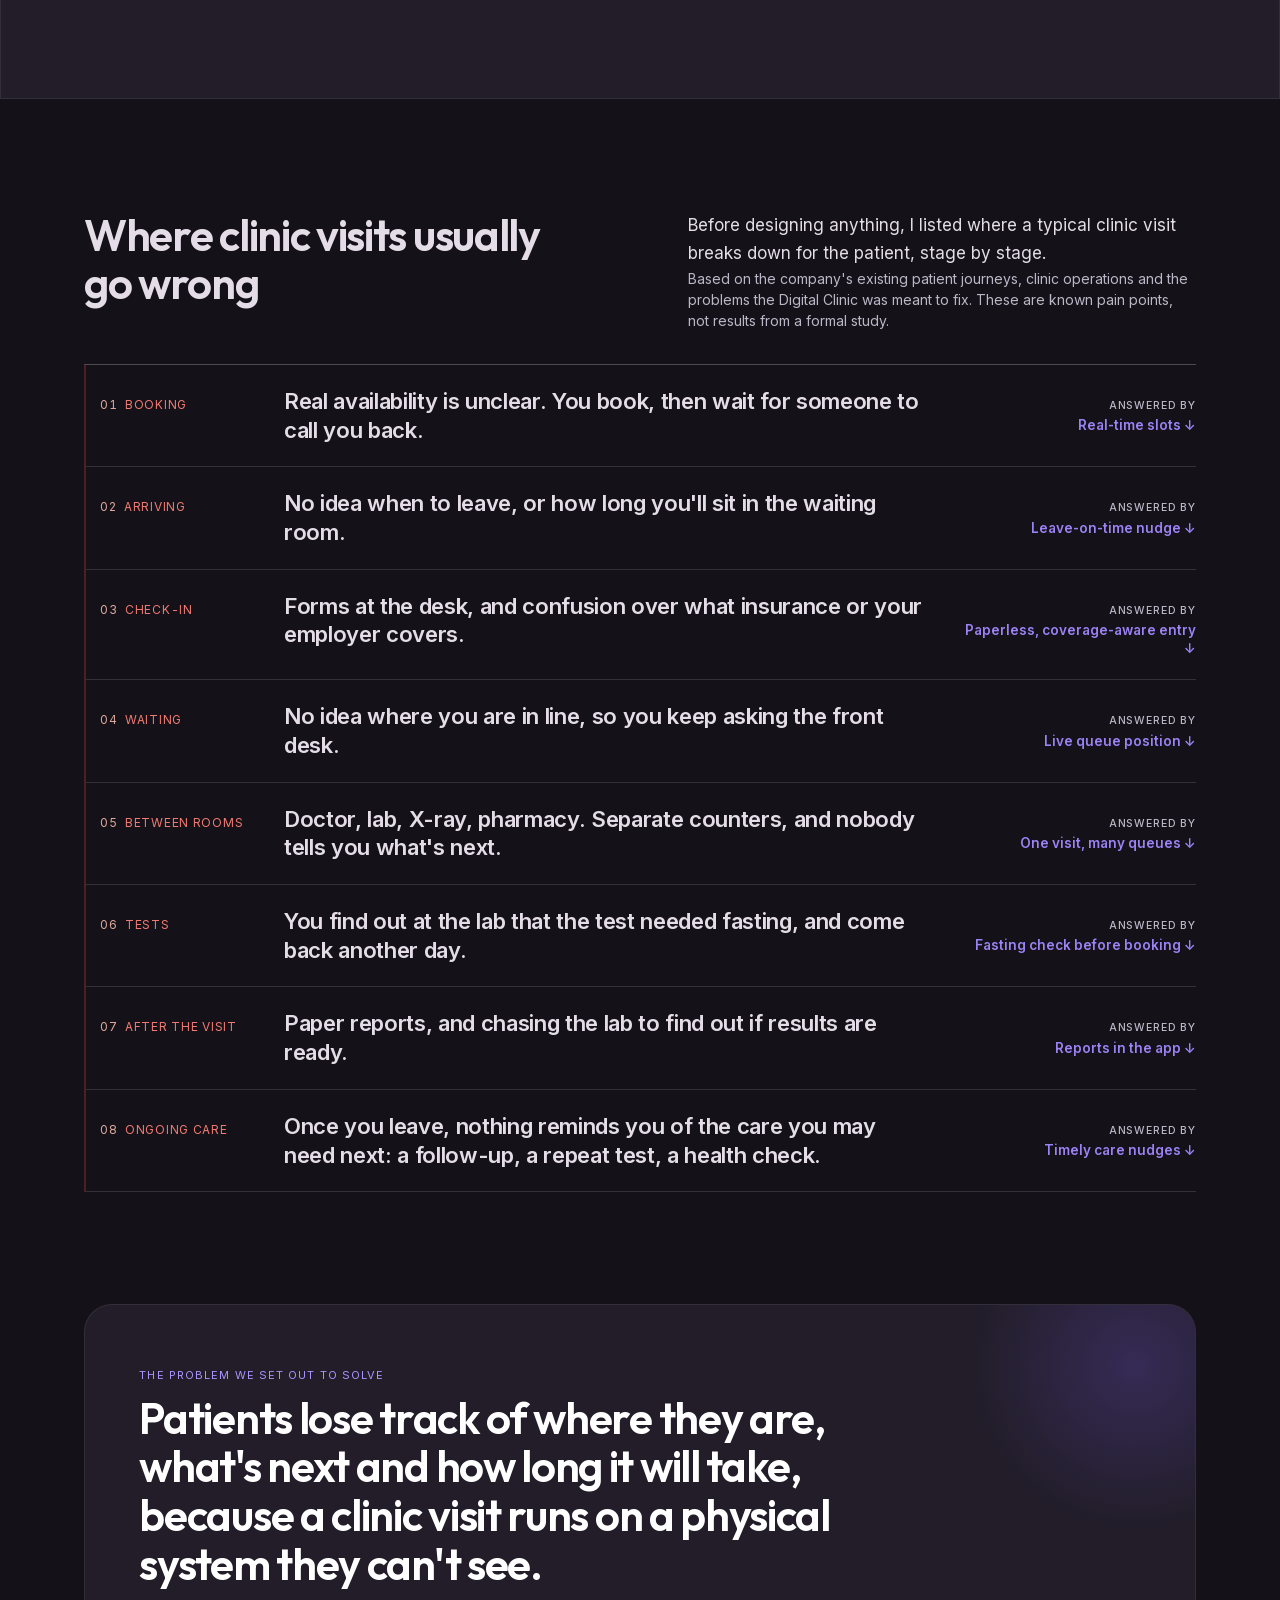
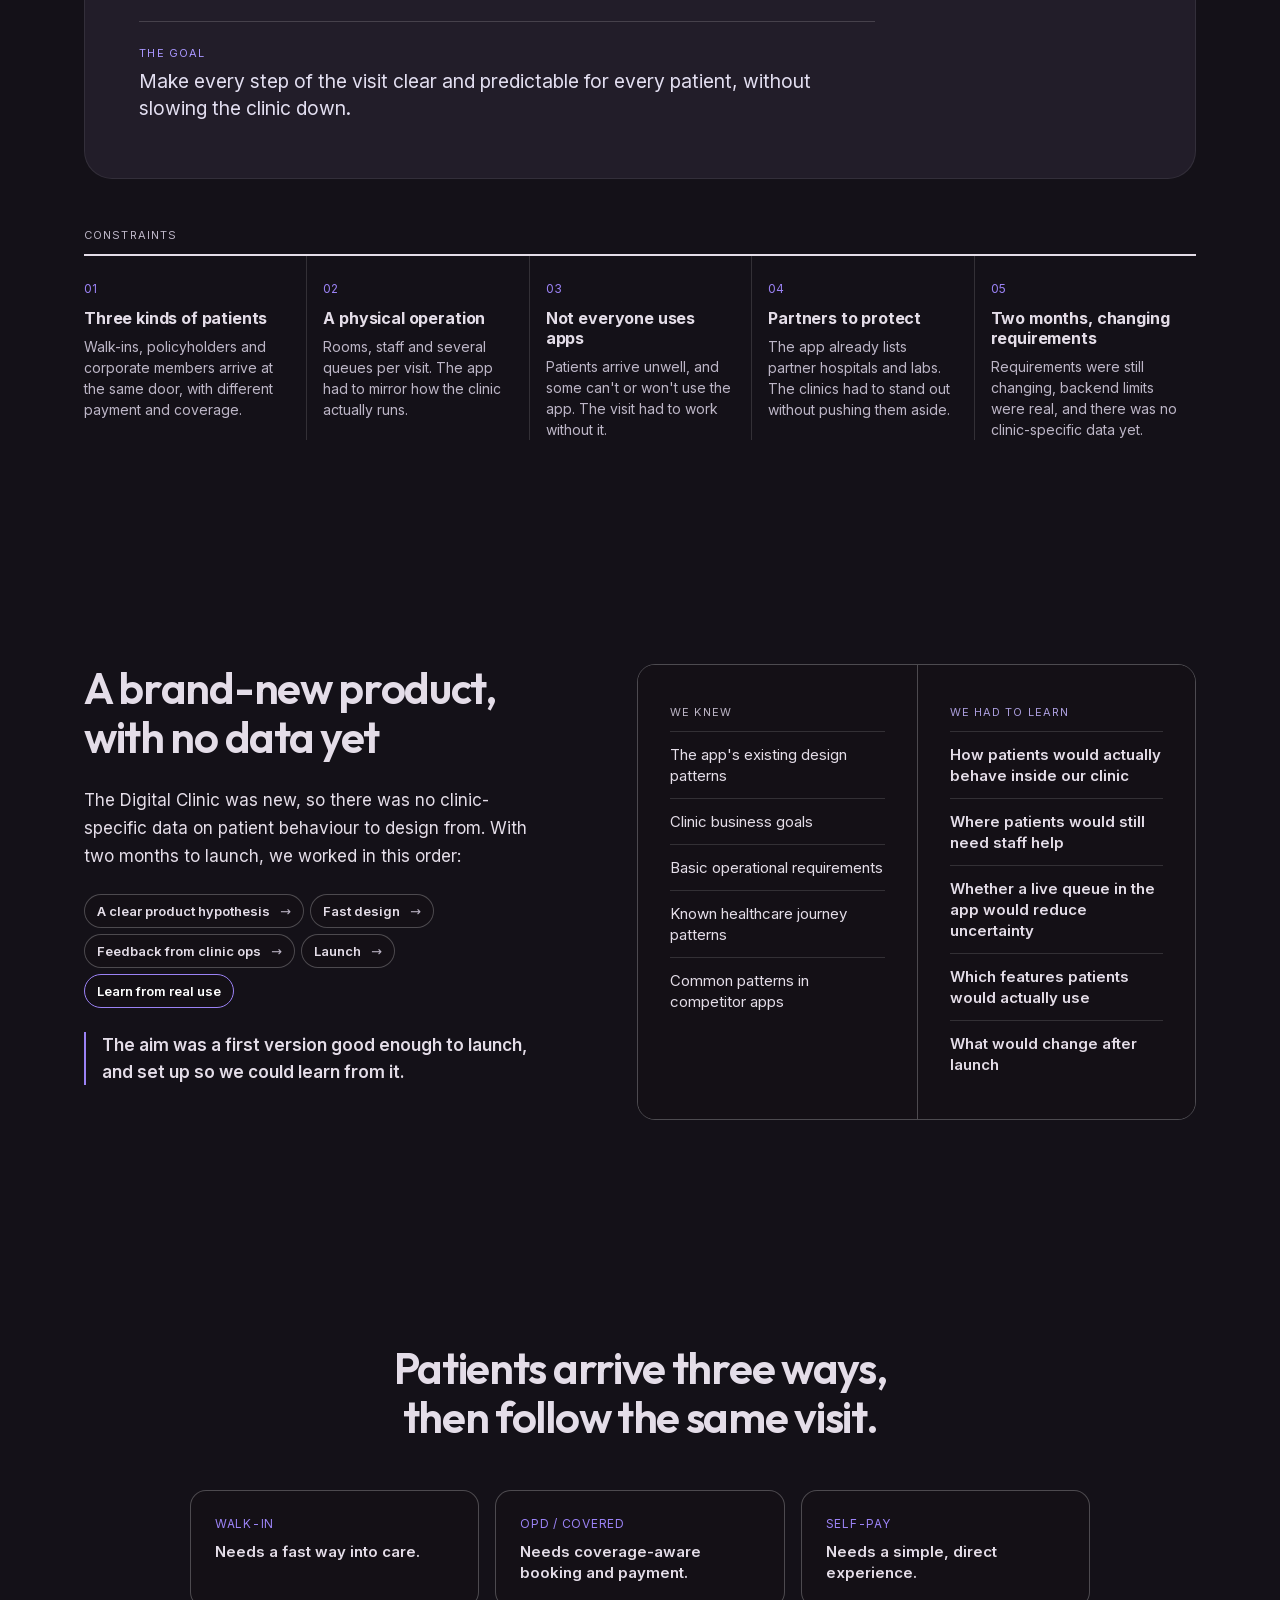
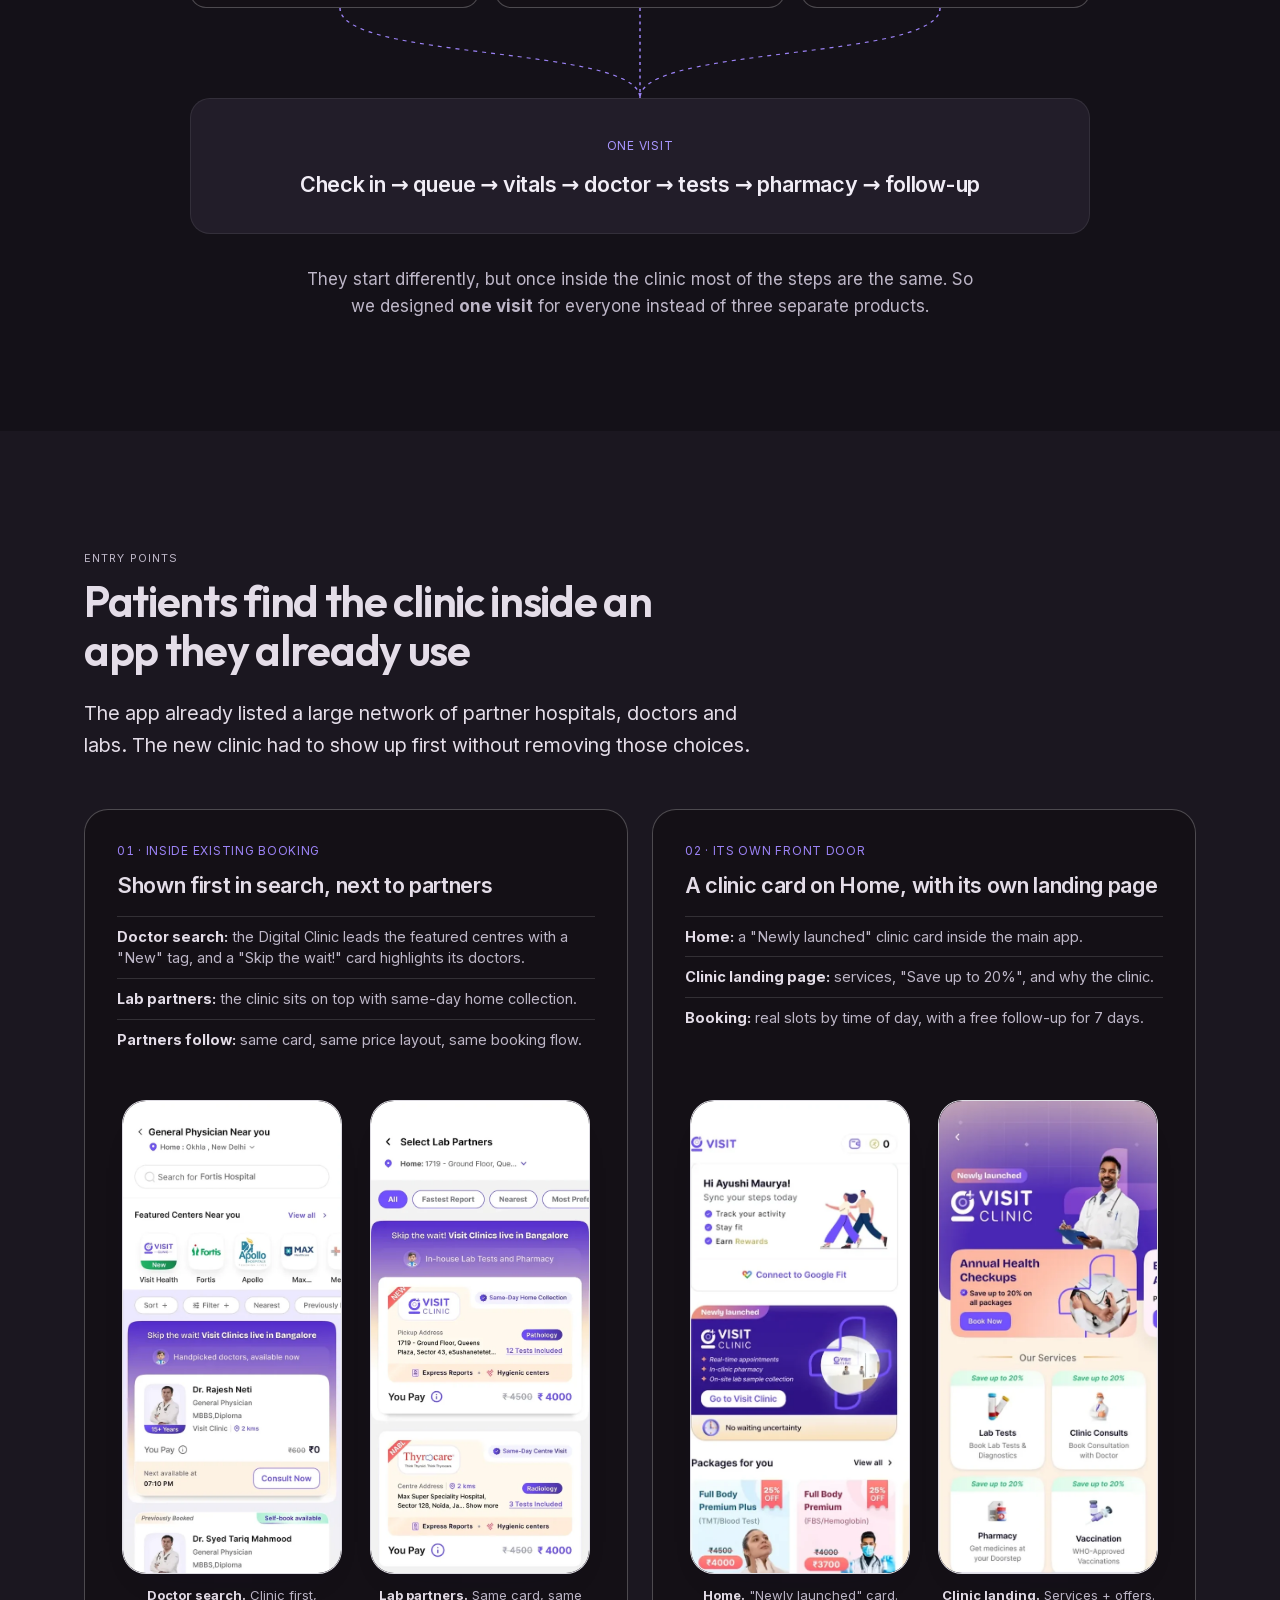
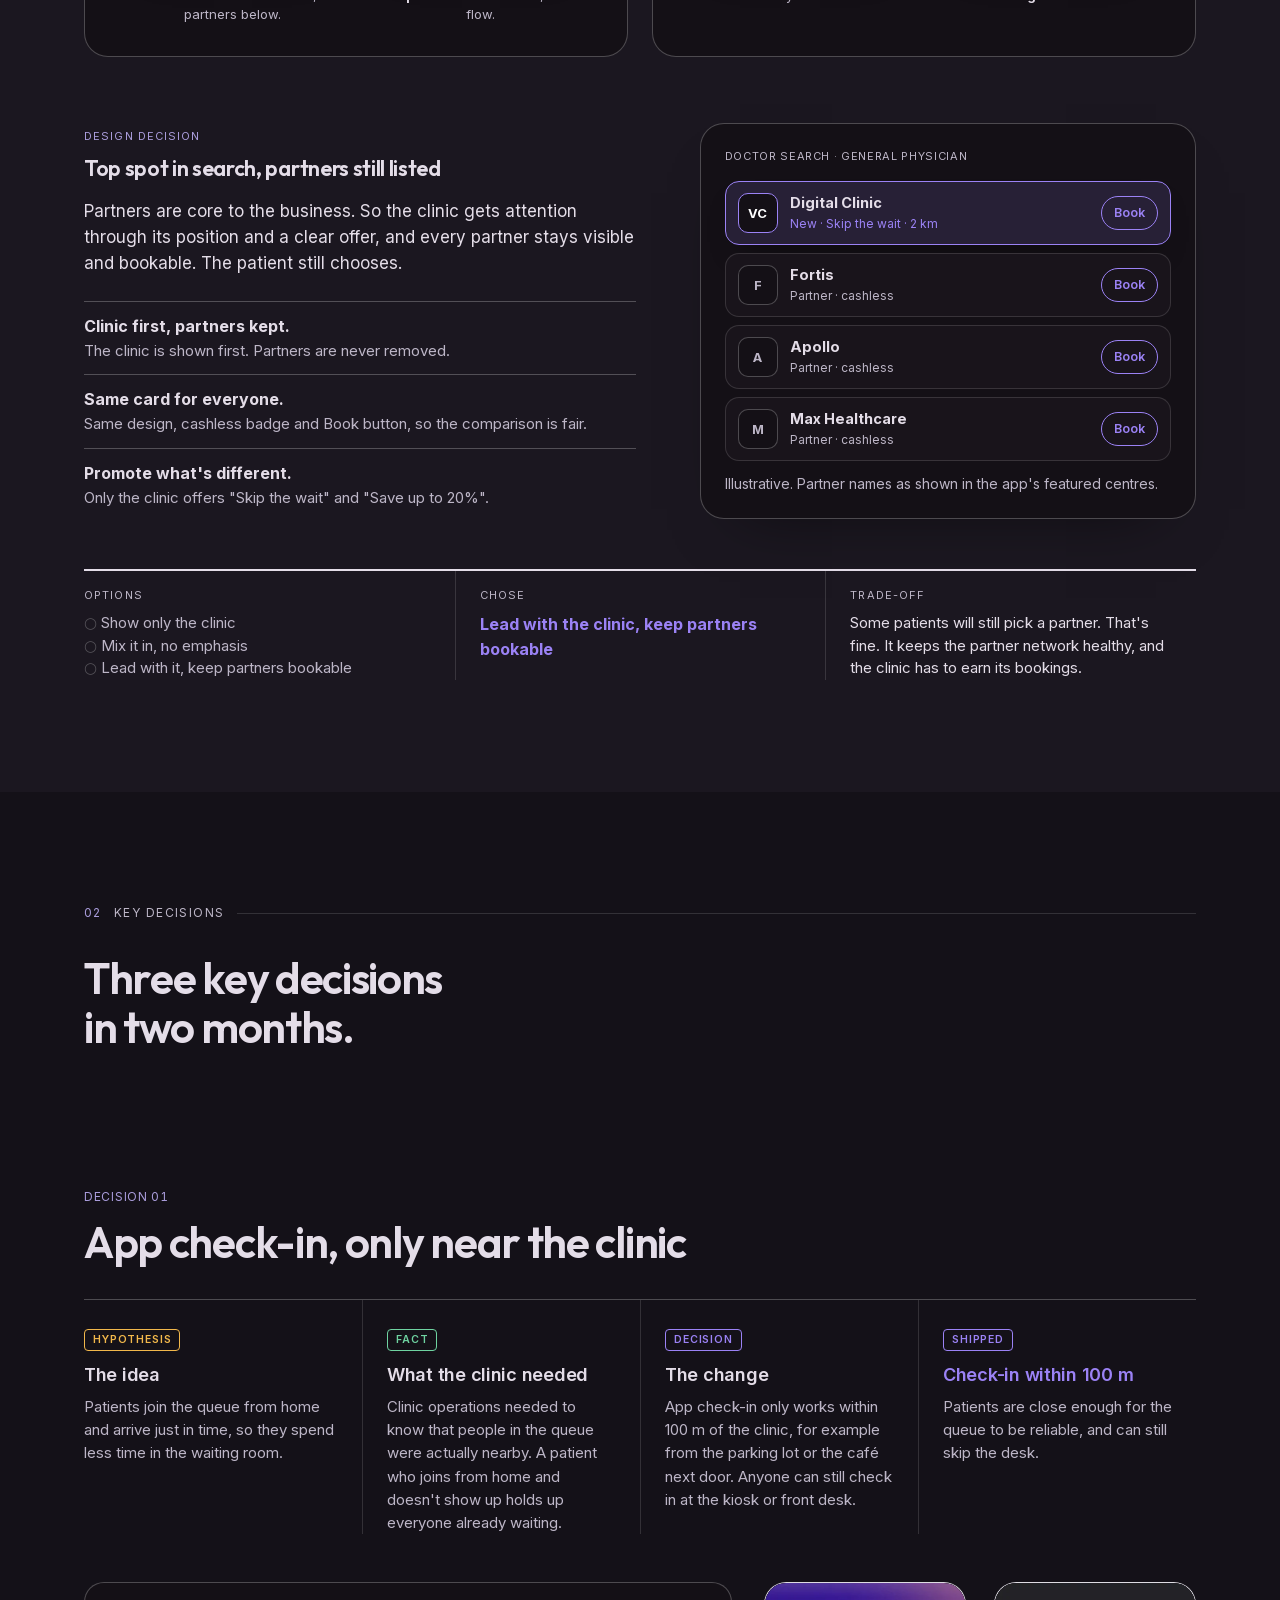
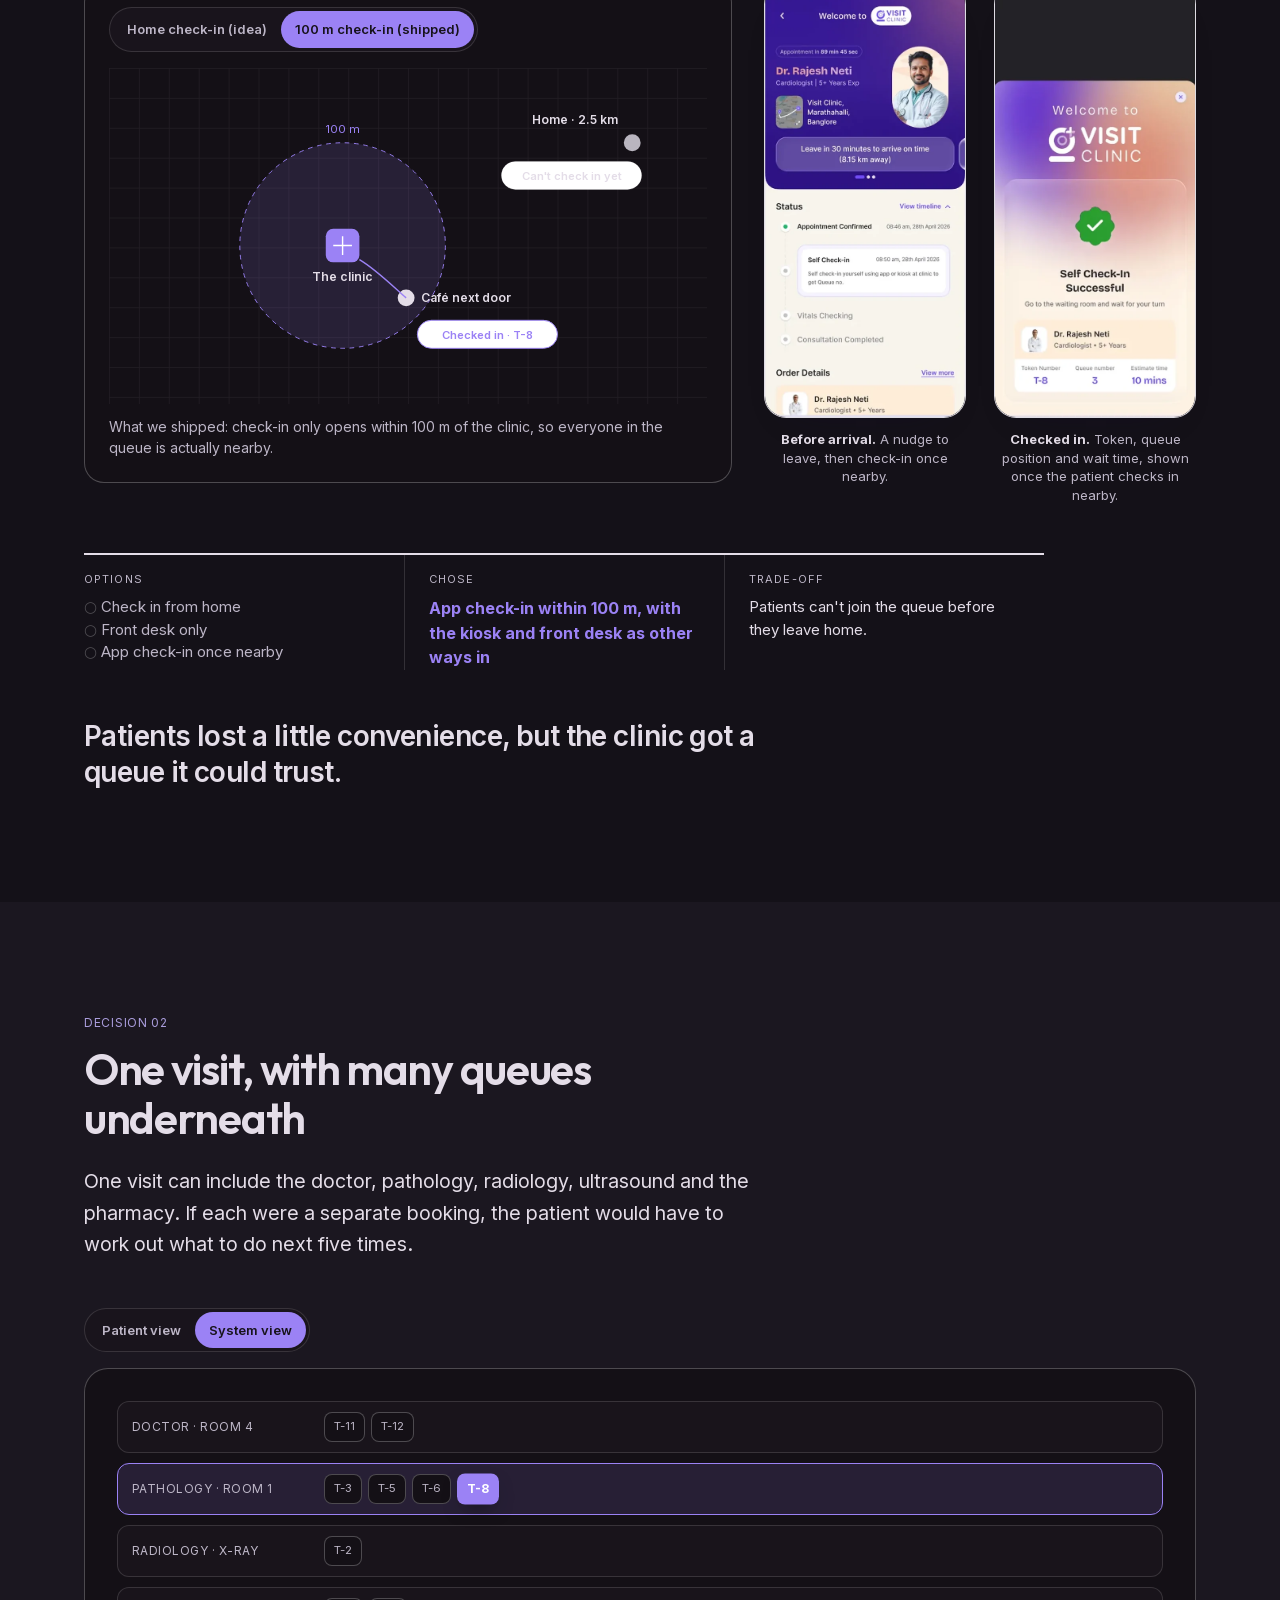
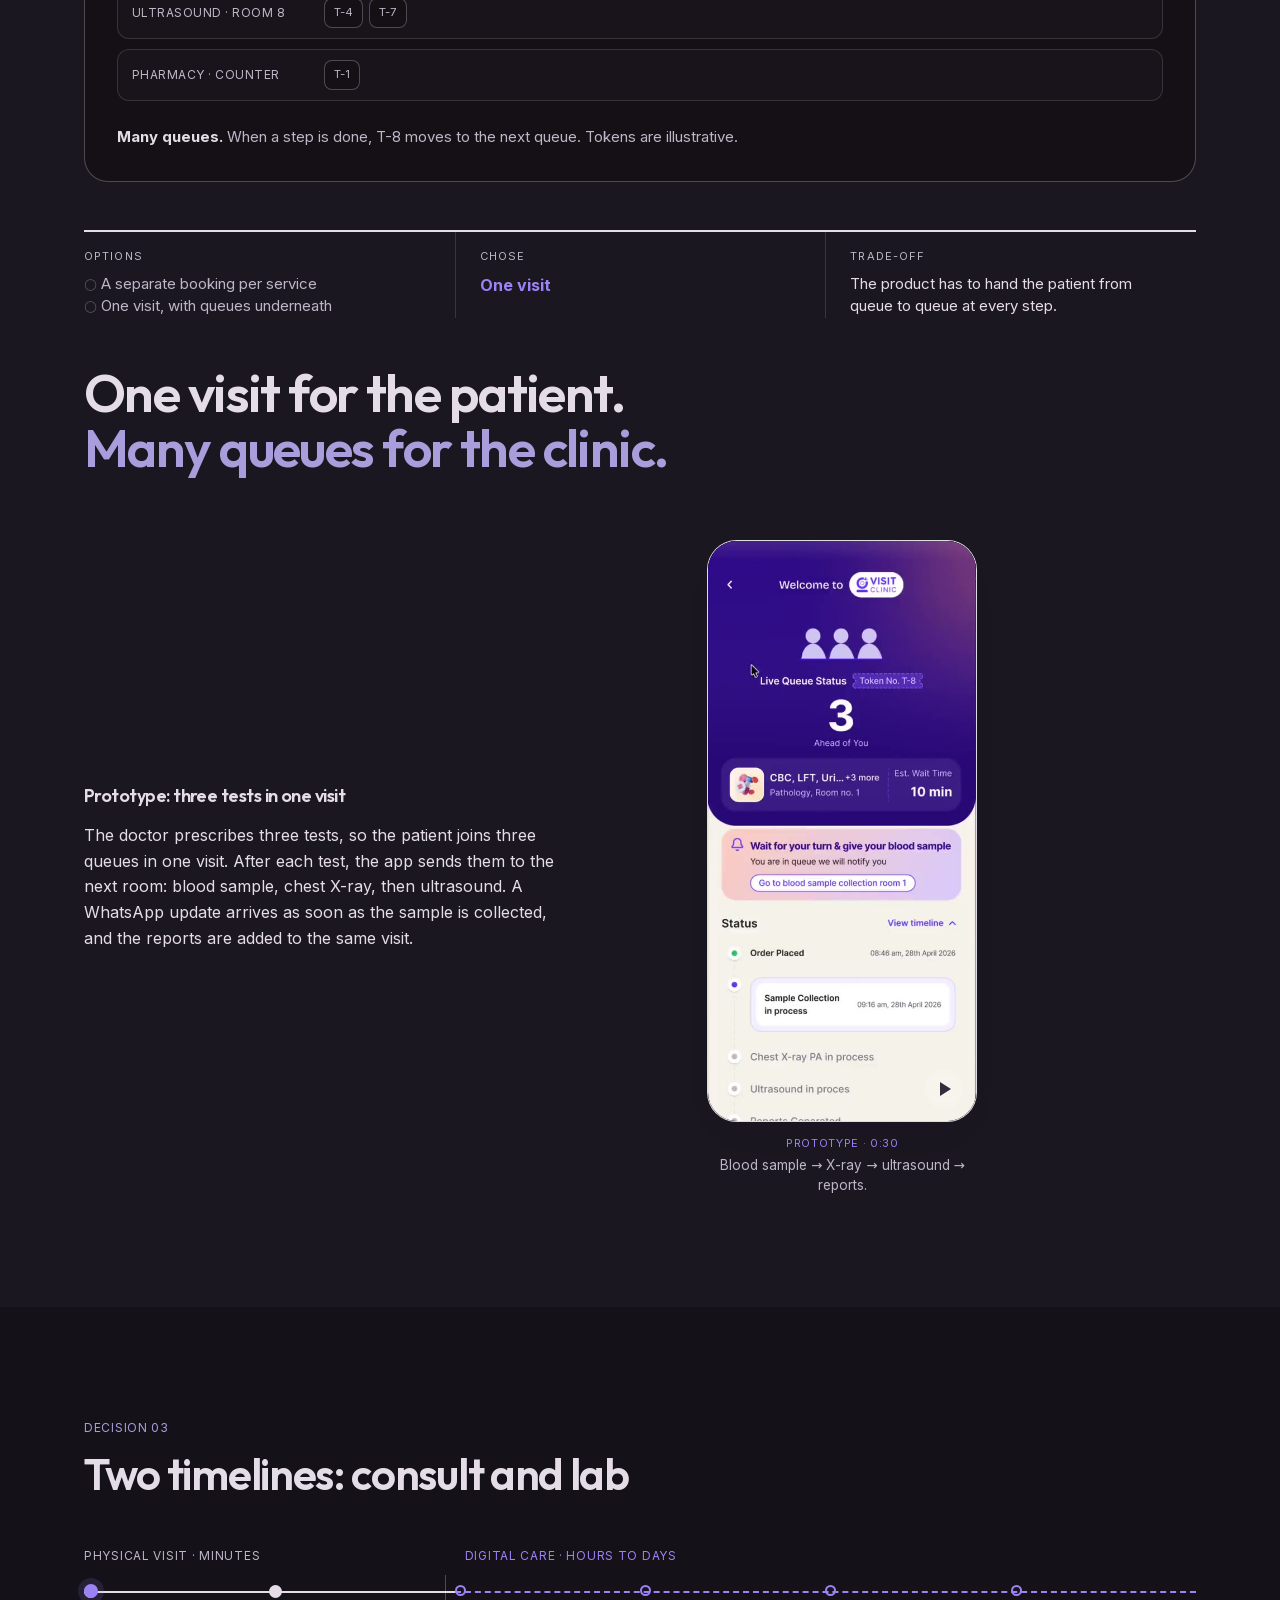
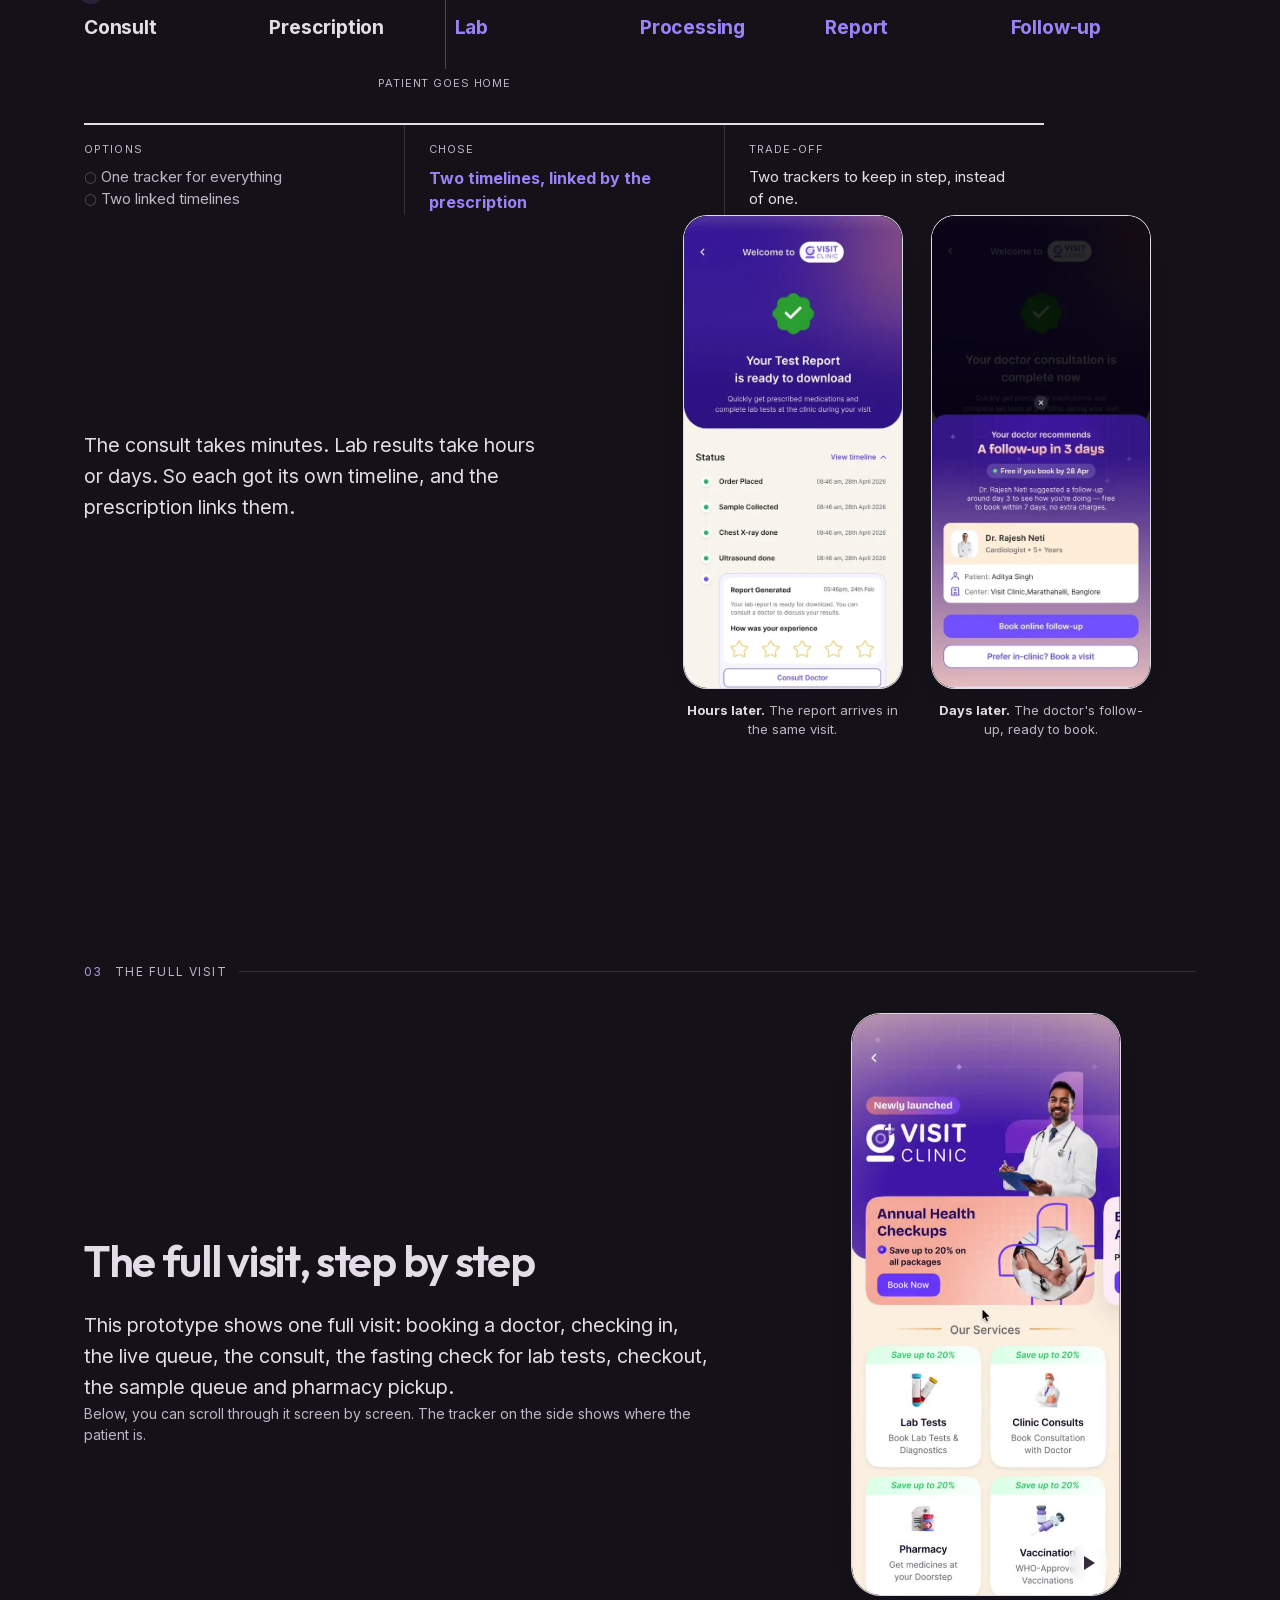
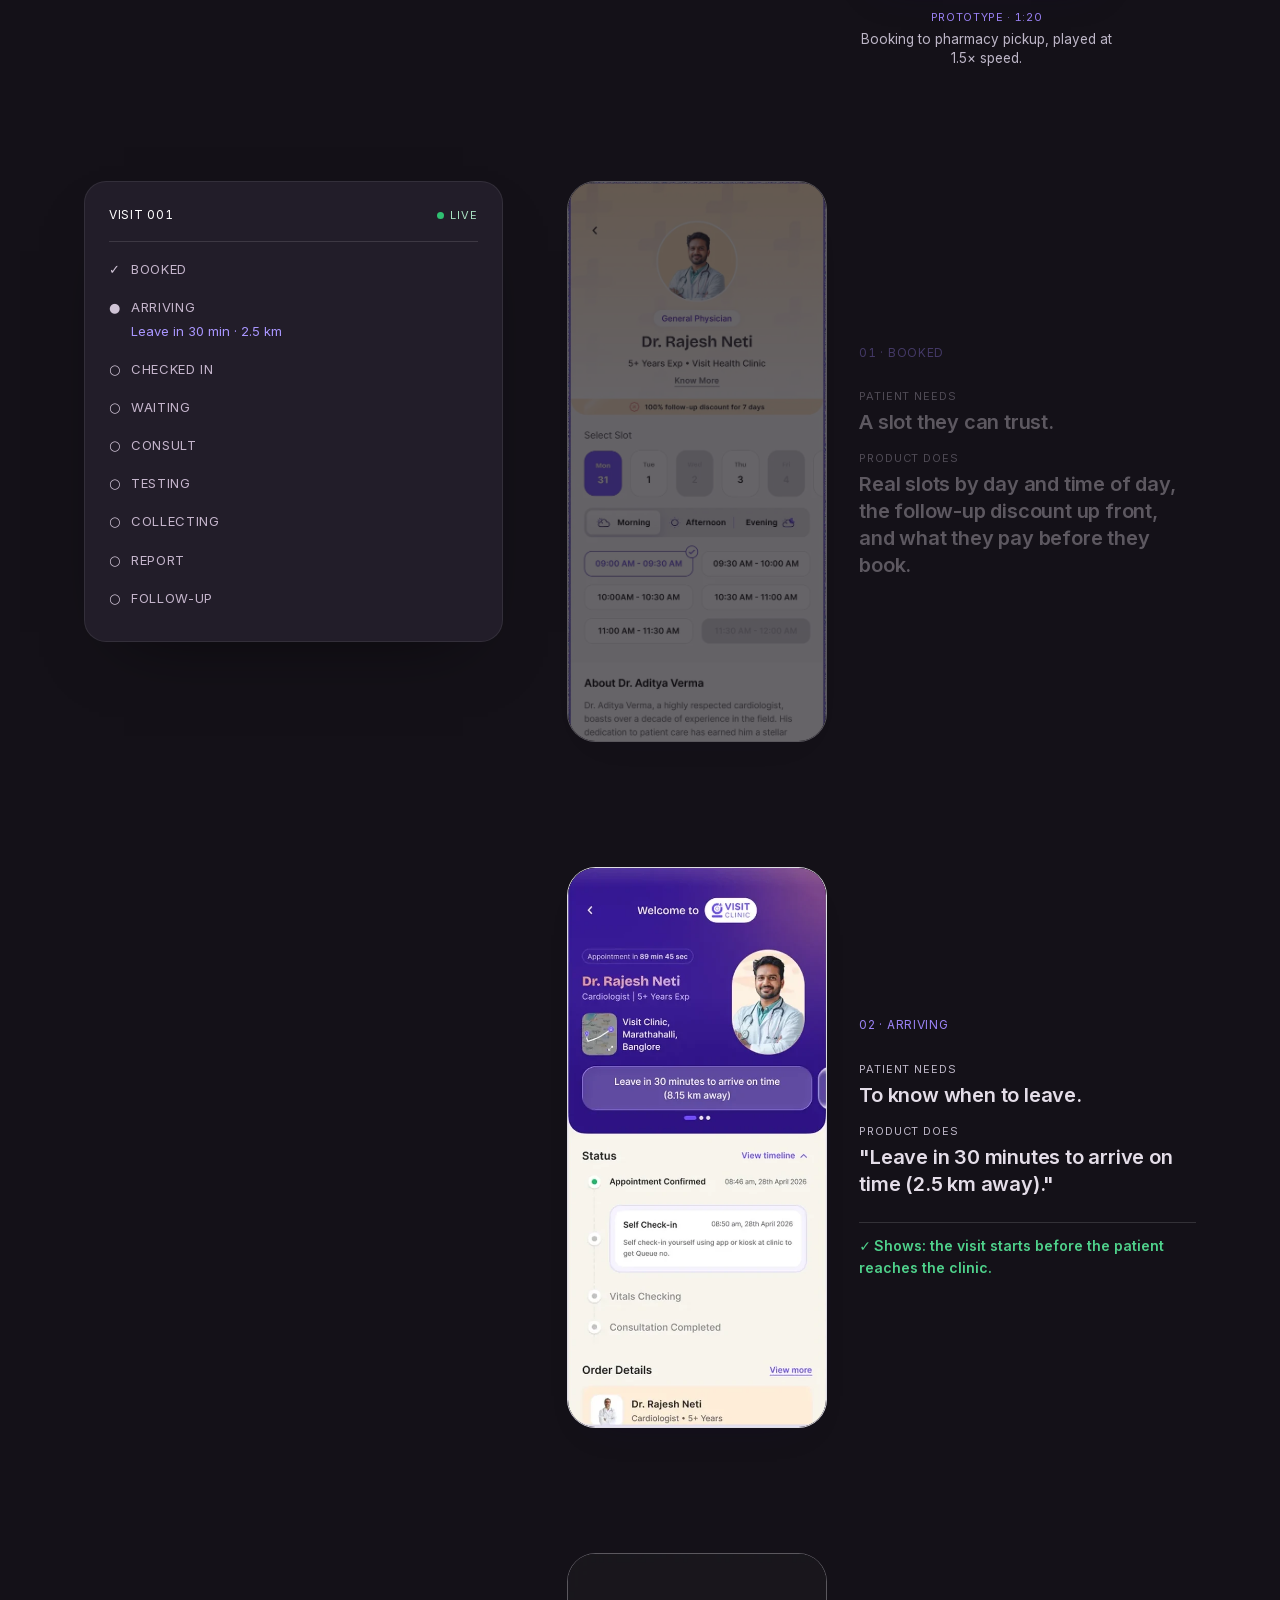
<file: visit-clinic.html>
<!DOCTYPE html>
<html lang="en">
<head>
<meta charset="UTF-8">
<meta name="viewport" content="width=device-width, initial-scale=1.0">
<script>try{if(sessionStorage.getItem('site-theme')!=='day')document.documentElement.dataset.theme='night'}catch(e){document.documentElement.dataset.theme='night'}</script>
<title>Digital Clinic Case Study — Ayushi Maurya</title>
<meta name="description" content="How I designed the patient experience for the Digital Clinic, across the app and the physical clinic.">
<script>document.documentElement.classList.add('has-js');</script>
<link rel="preconnect" href="https://fonts.googleapis.com">
<link rel="preconnect" href="https://fonts.gstatic.com" crossorigin>
<link rel="stylesheet" href="css/styles.css?v=n3">
<link rel="stylesheet" href="css/visit-clinic-v3.css?v=p1">
<link rel="stylesheet" href="css/dream-theme.css?v=n3">
<link rel="stylesheet" href="css/neutral.css?v=4">
<link rel="stylesheet" href="css/accents.css?v=2">
<link rel="stylesheet" href="css/functional.css?v=2">
<link rel="stylesheet" href="css/cta.css?v=3">
<link rel="stylesheet" href="css/base.css?v=32">
<link rel="stylesheet" href="css/theme-night.css?v=2">
<link rel="stylesheet" href="css/theme.css?v=4">
</head>
<body>
<a class="skip-link" href="#main">Skip to content</a>

<header class="site-header">
  <div class="container nav">
    <a class="nav-brand" href="index.html"><img src="assets/logo-ayushi-maurya-transparent.png" alt="Ayushi Maurya"></a>
    <nav class="nav-links" aria-label="Primary">
      <a href="projects.html">My work</a>
      <a href="resume.html">Resume</a>
    </nav>
    <button class="nav-menu-btn" data-menu-toggle aria-expanded="false" aria-controls="mobile-menu">
      <span class="bars" aria-hidden="true"><span></span><span></span></span>
      Menu
    </button>
  </div>
</header>

<div class="mobile-menu" id="mobile-menu" data-mobile-menu data-open="false">
  <nav class="mobile-menu-links" aria-label="Mobile">
    <a href="resume.html">Resume</a>
    <a href="mailto:ayushimaurya108@gmail.com">Contact</a>
  </nav>
  <a class="mobile-menu-cta" href="projects.html">My work →</a>
</div>

<main id="main" class="v3">

  <!-- ============ HERO ============ -->
  <section class="v3-hero v3-wrap" id="top">
    <a class="v3-back" href="projects.html"><span aria-hidden="true">←</span> All work</a>
    <p class="v3-kicker">Digital Clinic · 2026</p>
    <h1 class="v3-h1">Designing a clinic visit as <em>one connected product</em></h1>
    <p class="v3-sub">The app and in-clinic experience for the company's new clinics, covering booking, arrival, queues, diagnostics, pharmacy and follow-up.</p>
    <div class="v3-hero-links">
      <a class="v3-ext" href="https://getvisitapp.com/visit-clinic/" target="_blank" rel="noopener">See it live <i aria-hidden="true">↗</i></a>
      <a class="v3-ext" href="https://www.linkedin.com/posts/getvisitapp_your-health-deserves-a-place-that-feels-easy-activity-7498346488863989760-oO1h" target="_blank" rel="noopener">See the LinkedIn post <i aria-hidden="true">↗</i></a>
    </div>

    <div class="v3-hero-journey" data-hero-journey aria-label="One visit moving through its states">
      <div class="v3-hj-head">
        <span class="v3-mono">VISIT 001</span>
        <span class="v3-live"><i></i>LIVE</span>
        <span class="v3-hj-caption v3-mono" data-hj-caption>Booked · slot confirmed</span>
      </div>
      <ol class="v3-hj-track">
        <li data-cap="Booked · slot confirmed">Booked</li>
        <li data-cap="Arriving · leave in 30 minutes">Arriving</li>
        <li data-cap="Checked in · token T-8">Checked in</li>
        <li data-cap="Waiting · 3 ahead, ~10 min">Waiting</li>
        <li data-cap="Care · it's your turn, room 4">Care</li>
        <li data-cap="Test · blood sample, room 1">Test</li>
        <li data-cap="Collect · pharmacy counter">Collect</li>
        <li data-cap="Continue · report + follow-up">Continue</li>
      </ol>
    </div>

    <div class="v3-hero-intro">
      <p>The company was opening its own clinics for the first time. Besides booking, I had to design what happens before, during and after the patient's time in the clinic.</p>
      <p class="v3-meta-line v3-mono">2 months <span>·</span> 2 clinics <span>·</span> Lead Product Designer</p>
    </div>
  </section>

  <!-- ============ ROLE ============ -->


  <section class="v3-tldr v3-wrap" id="summary" aria-label="The short version">
    <div class="v3-tldr-grid">
      <div class="v3-tldr-cell wide">
        <p class="v3-label">The short version</p>
        <p class="v3-tldr-lead">The company opened its own clinics. I designed the patient's whole visit across the app and an in-clinic kiosk: booking, check-in, queues, tests, pharmacy, reports and follow-up. Live in two months.</p>
      </div>
      <div class="v3-tldr-cell">
        <p class="v3-label">My role</p>
        <p><b>Lead Product Designer</b><br>Guided 1 junior designer. Worked with 2 PMs, 4 developers, 1 backend engineer and clinic ops.</p>
      </div>
      <div class="v3-tldr-cell">
        <p class="v3-label">Three key decisions</p>
        <ol class="v3-tldr-list"><li><a href="#bet1">App check-in within 100 m, or at the desk</a></li><li><a href="#bet2">One visit, many queues underneath</a></li><li><a href="#bet3">Two timelines: consult and lab</a></li></ol>
      </div>
      <div class="v3-tldr-cell">
        <p class="v3-label">Early results</p>
        <p class="v3-tldr-nums"><b>45%</b> of clinic orders via the app<br><b>48%</b> of clinic revenue via the app<br><b>~100</b> app bookings in one day</p>
        <p class="v3-tiny">One-day snapshot of 73 orders.</p>
      </div>
    </div>
  </section>

  <!-- sticky chapter nav -->
  <nav class="v3-nav" aria-label="Case study chapters" data-chapter-nav>
    <a href="#idea" data-nav="idea">The brief</a>
    <a href="#bets" data-nav="bets">Key decisions</a>
    <a href="#system" data-nav="system">The full visit</a>
    <a href="#reality" data-nav="reality">Edge cases</a>
    <a href="#growth" data-nav="growth">Growth</a>
    <a href="#launch" data-nav="launch">Launch</a>
  </nav>

  <!-- ============ CHAPTER 1 · THE IDEA ============ -->
  <div id="idea" data-chapter="idea">

    <section class="v3-section v3-wrap">
      <p class="v3-chapter"><span>01</span> The brief</p>
      <div class="v3-split">
        <div>
          <h2 class="v3-h2">What changed for the company</h2>
          <p>The company used to send patients to partner hospitals and labs. Now it was opening its own clinics, so it would run the whole visit itself.</p>
          <p class="v3-callout-line">We had two months to turn the idea into a real product.</p>
        </div>
        <div class="v3-beforeafter">
          <div class="v3-ba-row">
            <span class="v3-label is-before">Before</span>
            <div class="v3-ba-flow"><span class="v3-pill">Mobile app</span><i class="v3-arrow-r"></i><span class="v3-pill muted">Partner ecosystem</span></div>
            <p class="v3-small">The company hands the patient over to a partner, and the visit happens there.</p>
          </div>
          <div class="v3-ba-row after">
            <span class="v3-label accent is-after">After</span>
            <div class="v3-ba-flow"><span class="v3-pill">Mobile app</span><i class="v3-arrow-both"></i><span class="v3-pill accent">Digital Clinic</span><i class="v3-arrow-both"></i><span class="v3-pill">Patient</span><i class="v3-arrow-both"></i><span class="v3-pill">Diagnostics</span><i class="v3-arrow-both"></i><span class="v3-pill">Pharmacy</span></div>
            <p class="v3-small">The company runs the whole visit, so the app has to support all of it.</p>
          </div>
        </div>
      </div>
    </section>

    <section class="v3-section v3-dark">
      <div class="v3-wrap">
        <h2 class="v3-h2 light">Most of the visit happens <em>after</em> booking.</h2>
                <div class="v3-floor" data-floor aria-label="Animated floor plan: one patient moves through the clinic while the app tells them where to go next">
          <svg class="v3-floor-svg" viewBox="0 0 880 410" aria-hidden="true">
            <rect x="40" y="36" width="840" height="300" rx="22" class="fp-walls"/>
            <g class="fp-room" data-room="1"><rect x="60" y="280" width="160" height="96" rx="14"/><text x="76" y="310" class="fp-name">Front desk · kiosk</text><text x="76" y="330" class="fp-sub">Check in</text></g><g class="fp-room" data-room="2"><rect x="60" y="56" width="220" height="196" rx="14"/><text x="76" y="86" class="fp-name">Waiting area</text><text x="76" y="106" class="fp-sub">Live queue</text></g><g class="fp-room" data-room="3"><rect x="310" y="56" width="160" height="116" rx="14"/><text x="326" y="86" class="fp-name">Vitals</text><text x="326" y="106" class="fp-sub">Room 4</text></g><g class="fp-room" data-room="4"><rect x="490" y="56" width="180" height="116" rx="14"/><text x="506" y="86" class="fp-name">Doctor</text><text x="506" y="106" class="fp-sub">Room 4</text></g><g class="fp-room" data-room="5"><rect x="310" y="200" width="160" height="116" rx="14"/><text x="326" y="230" class="fp-name">Pathology</text><text x="326" y="250" class="fp-sub">Room 1</text></g><g class="fp-room" data-room="6"><rect x="490" y="200" width="180" height="116" rx="14"/><text x="506" y="230" class="fp-name">Radiology</text><text x="506" y="250" class="fp-sub">Room 8</text></g><g class="fp-room" data-room="7"><rect x="700" y="200" width="160" height="116" rx="14"/><text x="716" y="230" class="fp-name">Pharmacy</text><text x="716" y="250" class="fp-sub">Counter</text></g>
            <g class="fp-door"><path d="M20 352 H60"/><text x="20" y="384" class="fp-sub">Entrance</text></g>
            <g class="fp-exit"><path d="M780 336 V392"/><text x="796" y="384" class="fp-sub">Home →</text></g>
            <polyline class="fp-path-all" points=""/>
            <polyline class="fp-path-done" points=""/>
            <g class="fp-me" data-me><circle r="16" class="fp-halo"/><circle r="9" class="fp-dot"/><text y="-22" text-anchor="middle" class="fp-tag">T-8</text></g>
          </svg>
          <div class="v3-floor-phone" aria-live="polite">
            <div class="fpp-top"><span class="v3-mono">Mobile app</span><span class="v3-live"><i></i>LIVE</span></div>
            <p class="fpp-state" data-fp-state>Arriving</p>
            <p class="fpp-msg" data-fp-msg>Leave in 30 minutes to arrive on time</p>
            <ol class="fpp-bar" data-fp-bar><li></li><li></li><li></li><li></li><li></li><li></li><li></li><li></li><li></li></ol>
          </div>
        </div>
        <ol class="v3-physical" aria-label="The physical clinic journey">
          <li>Book</li><li>Arrive</li><li>Check in</li><li>Wait</li><li>Vitals</li><li>Doctor</li><li>Pathology</li><li>Radiology</li><li>Pharmacy</li><li>Go home</li>
        </ol>
        <div class="v3-split v3-split-tight">
          <p class="v3-light-text">A clinic visit involves many people, rooms, queues, services and rules. The patient shouldn't have to understand how all of that works. The app should handle it and tell them where to go next.</p>
          <p class="v3-statement light">The patient sees one visit.<br><span>The clinic runs many steps behind it.</span></p>
        </div>
      </div>
    </section>

    <section class="v3-section v3-wrap v3-pains" aria-labelledby="pains-h">
      <div class="v3-pains-head">
        <h2 class="v3-h2" id="pains-h">Where clinic visits usually go wrong</h2>
        <p>Before designing anything, I listed where a typical clinic visit breaks down for the patient, stage by stage.</p>
        <p class="v3-small">Based on the company's existing patient journeys, clinic operations and the problems the Digital Clinic was meant to fix. These are known pain points, not results from a formal study.</p>
      </div>
      <ol class="v3-pain-list">
          <li><span class="v3-pain-stage v3-mono">Booking</span><p class="v3-pain-text">Real availability is unclear. You book, then wait for someone to call you back.</p><a class="v3-pain-fix" href="#follow"><span>Answered by</span>Real-time slots ↓</a></li>
          <li><span class="v3-pain-stage v3-mono">Arriving</span><p class="v3-pain-text">No idea when to leave, or how long you'll sit in the waiting room.</p><a class="v3-pain-fix" href="#bet1"><span>Answered by</span>Leave-on-time nudge ↓</a></li>
          <li><span class="v3-pain-stage v3-mono">Check-in</span><p class="v3-pain-text">Forms at the desk, and confusion over what insurance or your employer covers.</p><a class="v3-pain-fix" href="#ways"><span>Answered by</span>Paperless, coverage-aware entry ↓</a></li>
          <li><span class="v3-pain-stage v3-mono">Waiting</span><p class="v3-pain-text">No idea where you are in line, so you keep asking the front desk.</p><a class="v3-pain-fix" href="#follow"><span>Answered by</span>Live queue position ↓</a></li>
          <li><span class="v3-pain-stage v3-mono">Between rooms</span><p class="v3-pain-text">Doctor, lab, X-ray, pharmacy. Separate counters, and nobody tells you what's next.</p><a class="v3-pain-fix" href="#bet2"><span>Answered by</span>One visit, many queues ↓</a></li>
          <li><span class="v3-pain-stage v3-mono">Tests</span><p class="v3-pain-text">You find out at the lab that the test needed fasting, and come back another day.</p><a class="v3-pain-fix" href="#reality"><span>Answered by</span>Fasting check before booking ↓</a></li>

          <li><span class="v3-pain-stage v3-mono">After the visit</span><p class="v3-pain-text">Paper reports, and chasing the lab to find out if results are ready.</p><a class="v3-pain-fix" href="#bet3"><span>Answered by</span>Reports in the app ↓</a></li>
          <li><span class="v3-pain-stage v3-mono">Ongoing care</span><p class="v3-pain-text">Once you leave, nothing reminds you of the care you may need next: a follow-up, a repeat test, a health check.</p><a class="v3-pain-fix" href="#bet3"><span>Answered by</span>Timely care nudges ↓</a></li>
      </ol>
    </section>

    <section class="v3-section v3-wrap v3-problem" aria-labelledby="problem-h">
      <div class="v3-problem-card">
        <p class="v3-label">The problem we set out to solve</p>
        <h2 class="v3-problem-statement" id="problem-h">Patients lose track of where they are, what's next and how long it will take, because a clinic visit runs on a physical system they can't see.</h2>
        <p class="v3-problem-goal"><span>The goal</span>Make every step of the visit clear and predictable for every patient, without slowing the clinic down.</p>
      </div>
      <p class="v3-label v3-challenges-label">Constraints</p>
      <ol class="v3-challenges">
        <li><b>Three kinds of patients</b><span>Walk-ins, policyholders and corporate members arrive at the same door, with different payment and coverage.</span></li>
        <li><b>A physical operation</b><span>Rooms, staff and several queues per visit. The app had to mirror how the clinic actually runs.</span></li>
        <li><b>Not everyone uses apps</b><span>Patients arrive unwell, and some can't or won't use the app. The visit had to work without it.</span></li>
        <li><b>Partners to protect</b><span>The app already lists partner hospitals and labs. The clinics had to stand out without pushing them aside.</span></li>
        <li><b>Two months, changing requirements</b><span>Requirements were still changing, backend limits were real, and there was no clinic-specific data yet.</span></li>
      </ol>
    </section>


    <section class="v3-section v3-wrap">
      <div class="v3-split">
        <div>
          <h2 class="v3-h2">A brand-new product, with no data yet</h2>
          <p>The Digital Clinic was new, so there was no clinic-specific data on patient behaviour to design from. With two months to launch, we worked in this order:</p>
          <ol class="v3-chain"><li>A clear product hypothesis</li><li>Fast design</li><li>Feedback from clinic ops</li><li>Launch</li><li>Learn from real use</li></ol>
          <p class="v3-callout-line">The aim was a first version good enough to launch, and set up so we could learn from it.</p>
        </div>
        <div class="v3-knew">
          <div class="v3-knew-col">
            <p class="v3-label">We knew</p>
            <ul>
              <li>The app's existing design patterns</li>
              <li>Clinic business goals</li>
              <li>Basic operational requirements</li>
              <li>Known healthcare journey patterns</li>
              <li>Common patterns in competitor apps</li>
            </ul>
          </div>
          <div class="v3-knew-col learn">
            <p class="v3-label accent">We had to learn</p>
            <ul>
              <li>How patients would actually behave inside our clinic</li>
              <li>Where patients would still need staff help</li>
              <li>Whether a live queue in the app would reduce uncertainty</li>
              <li>Which features patients would actually use</li>
              <li>What would change after launch</li>
            </ul>
          </div>
        </div>
      </div>
    </section>

    <section class="v3-section v3-wrap v3-ways" id="ways">
      <h2 class="v3-h2 center">Patients arrive three ways,<br>then follow the same visit.</h2>
      <div class="v3-ways-diagram" aria-label="Three entry points merge into one visit">
        <div class="v3-ways-entries">
          <div class="v3-entry"><p class="v3-mono">Walk-in</p><p>Needs a fast way into care.</p></div>
          <div class="v3-entry"><p class="v3-mono">OPD / covered</p><p>Needs coverage-aware booking and payment.</p></div>
          <div class="v3-entry"><p class="v3-mono">Self-pay</p><p>Needs a simple, direct experience.</p></div>
        </div>
        <svg class="v3-ways-lines" viewBox="0 0 900 120" preserveAspectRatio="none" aria-hidden="true">
          <path d="M150 0 C150 70, 450 50, 450 120"/><path d="M450 0 L450 120"/><path d="M750 0 C750 70, 450 50, 450 120"/>
        </svg>
        <div class="v3-ways-one"><span class="v3-mono">One visit</span><p>Check in → queue → vitals → doctor → tests → pharmacy → follow-up</p></div>
      </div>
      <p class="v3-center-note">They start differently, but once inside the clinic most of the steps are the same. So we designed <strong>one visit</strong> for everyone instead of three separate products.</p>
    </section>

    <section class="v3-section v3-tint v3-entry-sec" id="entry" aria-labelledby="entry-h">
      <div class="v3-wrap">
        <p class="v3-label">Entry points</p>
        <h2 class="v3-h2" id="entry-h">Patients find the clinic inside an app they already use</h2>
        <p class="v3-lede">The app already listed a large network of partner hospitals, doctors and labs. The new clinic had to show up first without removing those choices.</p>

        <div class="v3-entry-grid">
          <article class="v3-entry-card">
            <p class="v3-mono v3-entry-num">01 · Inside existing booking</p>
            <h3>Shown first in search, next to partners</h3>
            <ul class="v3-entry-points">
              <li><b>Doctor search:</b> the Digital Clinic leads the featured centres with a "New" tag, and a "Skip the wait!" card highlights its doctors.</li>
              <li><b>Lab partners:</b> the clinic sits on top with same-day home collection.</li>
              <li><b>Partners follow:</b> same card, same price layout, same booking flow.</li>
            </ul>
            <div class="v3-devs n2"><figure class="v3-dev m"><div class="v3-dev-frame"><img src="assets/screens/v3/search-1.webp" alt="Doctor search with the clinic leading the featured centres and a Skip the wait card" loading="lazy"></div><figcaption><b>Doctor search.</b> Clinic first, partners below.</figcaption></figure><figure class="v3-dev m"><div class="v3-dev-frame"><img src="assets/screens/v3/search-2.webp" alt="Lab partners list with the clinic on top and partner labs below" loading="lazy"></div><figcaption><b>Lab partners.</b> Same card, same flow.</figcaption></figure></div>
          </article>
          <article class="v3-entry-card">
            <p class="v3-mono v3-entry-num">02 · Its own front door</p>
            <h3>A clinic card on Home, with its own landing page</h3>
            <ul class="v3-entry-points">
              <li><b>Home:</b> a "Newly launched" clinic card inside the main app.</li>
              <li><b>Clinic landing page:</b> services, "Save up to 20%", and why the clinic.</li>
              <li><b>Booking:</b> real slots by time of day, with a free follow-up for 7 days.</li>
            </ul>
            <div class="v3-devs n2"><figure class="v3-dev m"><div class="v3-dev-frame"><img src="assets/screens/v3/vc-entry-points-1.webp" alt="App Home with a Newly launched clinic card" loading="lazy"></div><figcaption><b>Home.</b> "Newly launched" card.</figcaption></figure><figure class="v3-dev m"><div class="v3-dev-frame"><img src="assets/screens/v3/vc-entry-points-2.webp" alt="Clinic landing page with services and Save up to 20% offers" loading="lazy"></div><figcaption><b>Clinic landing.</b> Services + offers.</figcaption></figure></div>
          </article>
        </div>

        <div class="v3-entry-decision">
          <div>
            <p class="v3-label accent">Design decision</p>
            <h3 class="v3-h3">Top spot in search, partners still listed</h3>
            <p>Partners are core to the business. So the clinic gets attention through its position and a clear offer, and every partner stays visible and bookable. The patient still chooses.</p>
            <ul class="v3-why">
              <li><b>Clinic first, partners kept.</b> The clinic is shown first. Partners are never removed.</li>
              <li><b>Same card for everyone.</b> Same design, cashless badge and Book button, so the comparison is fair.</li>
              <li><b>Promote what's different.</b> Only the clinic offers "Skip the wait" and "Save up to 20%".</li>
            </ul>
          </div>
          <div class="v3-rank" aria-label="Illustration: the clinic moves to the top of search results while partners stay listed">
            <p class="v3-mono v3-rank-title">Doctor search · General physician</p>
            <ol>
              <li class="me"><span class="v3-rank-logo">VC</span><span><b>Digital Clinic</b><em>New · Skip the wait · 2 km</em></span><i>Book</i></li>
              <li><span class="v3-rank-logo">F</span><span><b>Fortis</b><em>Partner · cashless</em></span><i>Book</i></li>
              <li><span class="v3-rank-logo">A</span><span><b>Apollo</b><em>Partner · cashless</em></span><i>Book</i></li>
              <li><span class="v3-rank-logo">M</span><span><b>Max Healthcare</b><em>Partner · cashless</em></span><i>Book</i></li>
            </ol>
            <p class="v3-small">Illustrative. Partner names as shown in the app's featured centres.</p>
          </div>
        </div>

        <dl class="v3-trade">
          <div><dt>Options</dt><dd><ul><li>Show only the clinic</li><li>Mix it in, no emphasis</li><li>Lead with it, keep partners bookable</li></ul></dd></div>
          <div><dt>Chose</dt><dd><b>Lead with the clinic, keep partners bookable</b></dd></div>
          <div><dt>Trade-off</dt><dd>Some patients will still pick a partner. That's fine. It keeps the partner network healthy, and the clinic has to earn its bookings.</dd></div>
        </dl>
      </div>
    </section>

  </div>

  <!-- ============ CHAPTER 2 · THE BETS ============ -->
  <div id="bets" data-chapter="bets">
    <section class="v3-section v3-wrap v3-bets-intro">
      <p class="v3-chapter"><span>02</span> Key decisions</p>
      <h2 class="v3-display">Three key decisions<br>in two months.</h2>
    </section>

    <!-- BET 01 -->
    <section class="v3-section v3-wrap v3-bet" aria-labelledby="bet1">
      <p class="v3-bet-num v3-mono">Decision 01</p>
      <h3 class="v3-h2" id="bet1">App check-in, only near the clinic</h3>

      <ol class="v3-evo">
        <li><span class="v3-k hyp">Hypothesis</span><h4>The idea</h4><p>Patients join the queue from home and arrive just in time, so they spend less time in the waiting room.</p></li>
        <li class="reality"><span class="v3-k fact">Fact</span><h4>What the clinic needed</h4><p>Clinic operations needed to know that people in the queue were actually nearby. A patient who joins from home and doesn't show up holds up everyone already waiting.</p></li>
        <li><span class="v3-k dec">Decision</span><h4>The change</h4><p>App check-in only works within 100 m of the clinic, for example from the parking lot or the café next door. Anyone can still check in at the kiosk or front desk.</p></li>
        <li class="final"><span class="v3-k dec">Shipped</span><h4>Check-in within 100 m</h4><p>Patients are close enough for the queue to be reliable, and can still skip the desk.</p></li>
      </ol>

      <div class="v3-radius-wrap">
        <div class="v3-radius" data-radius>
          <div class="v3-seg" role="group" aria-label="Compare the two check-in rules">
            <button type="button" data-radius-set="idea" aria-pressed="true">Home check-in (idea)</button>
            <button type="button" data-radius-set="final" aria-pressed="false">100 m check-in (shipped)</button>
          </div>
          <svg viewBox="0 0 640 360" class="v3-radius-svg" role="img" aria-label="Map: clinic, a 100 metre check-in radius, a patient at a café inside it and a patient at home outside it">
            <defs>
              <pattern id="v3grid" width="32" height="32" patternUnits="userSpaceOnUse"><path d="M32 0H0V32" fill="none" stroke="currentColor" stroke-opacity=".07"/></pattern>
            </defs>
            <rect width="640" height="360" fill="url(#v3grid)"/>
            <circle class="r-zone" cx="250" cy="190" r="110"/>
            <text class="r-zone-label" x="250" y="70" text-anchor="middle">100 m</text>
            <g class="r-clinic"><rect x="232" y="172" width="36" height="36" rx="8"/><path d="M250 180v20M240 190h20" stroke="#fff" stroke-width="3"/></g>
            <text class="r-lbl" x="250" y="228" text-anchor="middle">The clinic</text>
            <g class="r-cafe"><circle cx="318" cy="246" r="9"/><text class="r-lbl" x="334" y="250">Café next door</text></g>
            <g class="r-home"><circle cx="560" cy="80" r="9"/><text class="r-lbl" x="545" y="60" text-anchor="end">Home · 2.5 km</text></g>
            <path class="r-path-home" d="M560 80 C 470 90, 380 130, 268 182"/>
            <path class="r-path-cafe" d="M318 246 C 300 230, 285 215, 268 205"/>
            <g class="r-badge r-badge-home"><rect x="400" y="100" width="150" height="30" rx="15"/><text x="475" y="120" text-anchor="middle">In queue · arriving?</text></g>
            <g class="r-badge r-badge-home-no"><rect x="420" y="100" width="150" height="30" rx="15"/><text x="495" y="120" text-anchor="middle">Can't check in yet</text></g>
            <g class="r-badge r-badge-cafe"><rect x="330" y="270" width="150" height="30" rx="15"/><text x="405" y="290" text-anchor="middle">Checked in · T-8</text></g>
          </svg>
          <p class="v3-small v3-radius-caption" data-radius-caption>The idea: anyone can join the queue from anywhere. The clinic can't tell who is really on the way.</p>
        </div>
        <div class="v3-devs n2">
          <figure class="v3-dev m"><div class="v3-dev-frame"><img src="assets/screens/v3/vc-arriving-1.webp" alt="Appointment screen: countdown, Leave in 30 minutes to arrive on time, Self check-in button" loading="lazy"></div><figcaption><b>Before arrival.</b> A nudge to leave, then check-in once nearby.</figcaption></figure>
          <figure class="v3-dev m"><div class="v3-dev-frame"><img src="assets/screens/v3/vc-arriving-2.webp" alt="Self check-in successful: token T-8, queue number 3, estimated 10 minutes" loading="lazy"></div><figcaption><b>Checked in.</b> Token, queue position and wait time, shown once the patient checks in nearby.</figcaption></figure>
        </div>
      </div>

      <dl class="v3-trade">
        <div><dt>Options</dt><dd><ul><li>Check in from home</li><li>Front desk only</li><li>App check-in once nearby</li></ul></dd></div>
        <div><dt>Chose</dt><dd><b>App check-in within 100 m, with the kiosk and front desk as other ways in</b></dd></div>
        <div><dt>Trade-off</dt><dd>Patients can't join the queue before they leave home.</dd></div>
      </dl>
      <p class="v3-takeaway">Patients lost a little convenience, but the clinic got a queue it could trust.</p>
    </section>

    <!-- BET 02 -->
    <section class="v3-section v3-tint v3-bet" aria-labelledby="bet2">
      <div class="v3-wrap">
        <p class="v3-bet-num v3-mono">Decision 02</p>
        <h3 class="v3-h2" id="bet2">One visit, with many queues underneath</h3>
        <p class="v3-lede">One visit can include the doctor, pathology, radiology, ultrasound and the pharmacy. If each were a separate booking, the patient would have to work out what to do next five times.</p>

        <div class="v3-views" data-views>
          <div class="v3-seg" role="group" aria-label="Switch between the patient's view and the clinic's view">
            <button type="button" data-view-set="patient" aria-pressed="false">Patient view</button>
            <button type="button" data-view-set="system" aria-pressed="true">System view</button>
          </div>
          <div class="v3-view-stage">
            <div class="v3-view patient" data-view="patient" hidden>
              <div class="v3-pv-card">
                <p class="v3-mono">Your visit · Token T-8</p>
                <ol class="v3-pv-steps">
                  <li class="done">Consultation<span>Room 4</span></li>
                  <li class="now">Blood sample<span>Room 1 · 3 ahead</span></li>
                  <li>Chest X-ray<span>Room 8</span></li>
                  <li>Ultrasound<span>Room 8</span></li>
                  <li>Pharmacy<span>Counter</span></li>
                </ol>
                <p class="v3-pv-next">Next: go to blood sample collection room 1</p>
              </div>
              <p class="v3-view-note"><b>One visit.</b> The patient sees one list and one next step.</p>
            </div>
            <div class="v3-view system" data-view="system">
              <div class="v3-lanes" data-lanes>
                <div class="v3-lane" data-lane="0"><span class="v3-lane-name">Doctor · Room 4</span><div class="v3-tokens"><i>T-11</i><i>T-12</i></div></div>
                <div class="v3-lane" data-lane="1"><span class="v3-lane-name">Pathology · Room 1</span><div class="v3-tokens"><i>T-3</i><i>T-5</i><i>T-6</i></div></div>
                <div class="v3-lane" data-lane="2"><span class="v3-lane-name">Radiology · X-ray</span><div class="v3-tokens"><i>T-2</i></div></div>
                <div class="v3-lane" data-lane="3"><span class="v3-lane-name">Ultrasound · Room 8</span><div class="v3-tokens"><i>T-4</i><i>T-7</i></div></div>
                <div class="v3-lane" data-lane="4"><span class="v3-lane-name">Pharmacy · Counter</span><div class="v3-tokens"><i>T-1</i></div></div>
                <b class="v3-me" data-me>T-8</b>
              </div>
              <p class="v3-view-note"><b>Many queues.</b> When a step is done, T-8 moves to the next queue. Tokens are illustrative.</p>
            </div>
          </div>
        </div>

        <dl class="v3-trade">
          <div><dt>Options</dt><dd><ul><li>A separate booking per service</li><li>One visit, with queues underneath</li></ul></dd></div>
          <div><dt>Chose</dt><dd><b>One visit</b></dd></div>
          <div><dt>Trade-off</dt><dd>The product has to hand the patient from queue to queue at every step.</dd></div>
        </dl>
        <p class="v3-statement">One visit for the patient.<br><span>Many queues for the clinic.</span></p>

        <div class="v3-proto-row">
          <div>
            <h4 class="v3-h3">Prototype: three tests in one visit</h4>
            <p>The doctor prescribes three tests, so the patient joins three queues in one visit. After each test, the app sends them to the next room: blood sample, chest X-ray, then ultrasound. A WhatsApp update arrives as soon as the sample is collected, and the reports are added to the same visit.</p>
          </div>
          <figure class="v3-proto" data-proto>
          <div class="v3-proto-phone">
            <video muted loop playsinline preload="none" poster="assets/videos/vc-lab-queues-poster.jpg" aria-label="Prototype video: one patient moving through the blood sample, X-ray and ultrasound queues"><source src="assets/videos/vc-lab-queues.mp4" type="video/mp4"></video>
            <button type="button" class="v3-proto-btn" aria-label="Play prototype" data-state="paused"><span aria-hidden="true"></span></button>
          </div>
          <figcaption><span class="v3-mono">Prototype · 0:30</span>Blood sample → X-ray → ultrasound → reports.</figcaption>
        </figure>
        </div>
      </div>
    </section>

    <!-- BET 03 -->
    <section class="v3-section v3-wrap v3-bet" aria-labelledby="bet3">
      <p class="v3-bet-num v3-mono">Decision 03</p>
      <h3 class="v3-h2" id="bet3">Two timelines: consult and lab</h3>

      <div class="v3-continue" aria-label="Consult to follow-up, across the moment the patient goes home">
        <div class="v3-cont-side physical"><p class="v3-mono">Physical visit · minutes</p></div>
        <div class="v3-cont-side digital"><p class="v3-mono">Digital care · hours to days</p></div>
        <ol class="v3-cont-line">
          <li>Consult</li><li>Prescription</li><li class="split">Lab</li><li>Processing</li><li>Report</li><li>Follow-up</li>
        </ol>
        <div class="v3-cont-divider"><span>Patient goes home</span></div>
        <span class="v3-cont-dot" aria-hidden="true"></span>
      </div>

      <dl class="v3-trade">
        <div><dt>Options</dt><dd><ul><li>One tracker for everything</li><li>Two linked timelines</li></ul></dd></div>
        <div><dt>Chose</dt><dd><b>Two timelines, linked by the prescription</b></dd></div>
        <div><dt>Trade-off</dt><dd>Two trackers to keep in step, instead of one.</dd></div>
      </dl>

      <div class="v3-split v3-split-media">
        <div>
          <p class="v3-lede">The consult takes minutes. Lab results take hours or days. So each got its own timeline, and the prescription links them.</p>
        </div>
        <div class="v3-devs n2">
          <figure class="v3-dev m"><div class="v3-dev-frame"><img src="assets/screens/v3/vc-pickup-reports-3.webp" alt="Your test report is ready to download, with a rating and consult doctor" loading="lazy"></div><figcaption><b>Hours later.</b> The report arrives in the same visit.</figcaption></figure>
          <figure class="v3-dev m"><div class="v3-dev-frame"><img src="assets/screens/v3/vc-followup-2.webp" alt="Doctor recommends a follow-up in 3 days, free if booked within 7 days" loading="lazy"></div><figcaption><b>Days later.</b> The doctor's follow-up, ready to book.</figcaption></figure>
        </div>
      </div>
    </section>
  </div>

  <!-- ============ CHAPTER 3 · THE SYSTEM ============ -->
  <div id="system" data-chapter="system">
    <section class="v3-section v3-wrap">
      <p class="v3-chapter"><span>03</span> The full visit</p>
      <div class="v3-proto-split">
        <div>
          <h2 class="v3-display">The full visit, step by step</h2>
          <p class="v3-lede">This prototype shows one full visit: booking a doctor, checking in, the live queue, the consult, the fasting check for lab tests, checkout, the sample queue and pharmacy pickup.</p>
          <p class="v3-small">Below, you can scroll through it screen by screen. The tracker on the side shows where the patient is.</p>
        </div>
        <figure class="v3-proto" data-proto>
          <div class="v3-proto-phone">
            <video muted loop playsinline preload="none" poster="assets/videos/vc-full-visit-poster.jpg" aria-label="Prototype video of the full clinic visit, from booking to pharmacy pickup"><source src="assets/videos/vc-full-visit.mp4" type="video/mp4"></video>
            <button type="button" class="v3-proto-btn" aria-label="Play prototype" data-state="paused"><span aria-hidden="true"></span></button>
          </div>
          <figcaption><span class="v3-mono">Prototype · 1:20</span>Booking to pharmacy pickup, played at 1.5× speed.</figcaption>
        </figure>
      </div>
    </section>

    <section class="v3-console-section v3-wrap" data-console id="follow">
      <aside class="v3-console" aria-live="polite">
        <div class="v3-console-head"><span class="v3-mono">VISIT 001</span><span class="v3-live"><i></i>LIVE</span></div>
        <ol class="v3-console-list">
          <li data-s="0">Booked<span>Slot confirmed</span></li>
          <li data-s="1">Arriving<span>Leave in 30 min · 2.5 km</span></li>
          <li data-s="2">Checked in<span>Token T-8</span></li>
          <li data-s="3">Waiting<span>3 people ahead · ~10 min</span></li>
          <li data-s="4">Consult<span>Room 4 · prescription issued</span></li>
          <li data-s="5">Testing<span>Pathology · Room 1</span></li>
          <li data-s="6">Collecting<span>Pharmacy counter</span></li>
          <li data-s="7">Report<span>Partial report ready</span></li>
          <li data-s="8">Follow-up<span>Free within 7 days</span></li>
        </ol>
      </aside>
      <div class="v3-console-steps">
        <article class="v3-step" data-step="0">
          <figure class="v3-dev l v3-phone"><div class="v3-dev-frame"><img src="assets/screens/v3/booking-consult-now.webp" alt="Booking Dr. Rajesh Neti: slots by day and time, 100% follow-up discount for 7 days, paid by the company, Consult Now" loading="lazy"></div></figure>
          <div class="v3-anno"><p class="v3-mono">01 · Booked</p><dl><dt>Patient needs</dt><dd>A slot they can trust.</dd><dt>Product does</dt><dd>Real slots by day and time of day, the follow-up discount up front, and what they pay before they book.</dd></dl></div>
        </article>
        <article class="v3-step" data-step="1">
          <figure class="v3-dev l v3-phone"><div class="v3-dev-frame"><img src="assets/screens/v3/vc-arriving-1.webp" alt="Appointment countdown with Leave in 30 minutes to arrive on time" loading="lazy"></div></figure>
          <div class="v3-anno"><p class="v3-mono">02 · Arriving</p><dl><dt>Patient needs</dt><dd>To know when to leave.</dd><dt>Product does</dt><dd>"Leave in 30 minutes to arrive on time (2.5 km away)."</dd></dl><p class="v3-proves">Shows: the visit starts before the patient reaches the clinic.</p></div>
        </article>
        <article class="v3-step" data-step="2">
          <figure class="v3-dev l v3-phone"><div class="v3-dev-frame"><img src="assets/screens/v3/vc-arriving-2.webp" alt="Self check-in successful with token T-8" loading="lazy"></div></figure>
          <div class="v3-anno"><p class="v3-mono">03 · Checked in</p><dl><dt>Patient needs</dt><dd>Proof they're in.</dd><dt>Product does</dt><dd>Token, queue number and estimated wait. From the app within 100 m, or at the kiosk or front desk.</dd></dl><p class="v3-proves">Shows: patients get convenience, and the clinic keeps control of the queue.</p></div>
        </article>
        <article class="v3-step" data-step="3">
          <figure class="v3-dev l v3-phone"><div class="v3-dev-frame"><img src="assets/screens/v3/vc-arriving-3.webp" alt="Live queue: 3 ahead of you, 10 minutes, your turn is coming up, vitals room 4" loading="lazy"></div></figure>
          <div class="v3-anno"><p class="v3-mono">04 · Waiting</p><dl><dt>Patient needs</dt><dd>To stop asking the front desk.</dd><dt>Product does</dt><dd>People ahead, wait time, and "get your vitals checked" before the consult.</dd></dl><p class="v3-proves">Shows: the app tells patients what to do next while they wait.</p></div>
        </article>
        <article class="v3-step" data-step="4">
          <figure class="v3-dev l v3-phone"><div class="v3-dev-frame"><img src="assets/screens/v3/vc-queue-2.webp" alt="It's your turn now: head to the consultation room, Room 4" loading="lazy"></div></figure>
          <div class="v3-anno"><p class="v3-mono">05 · Consult</p><dl><dt>Patient needs</dt><dd>To know exactly when to go in.</dd><dt>Product does</dt><dd>"It's your turn now!" with the room to go to.</dd></dl></div>
        </article>
        <article class="v3-step" data-step="5">
          <figure class="v3-dev l v3-phone"><div class="v3-dev-frame"><img src="assets/screens/v3/vc-timelines-board-1.webp" alt="Blood sample queue card, pathology room 1" loading="lazy"></div></figure>
          <div class="v3-anno"><p class="v3-mono">06 · Testing</p><dl><dt>Patient needs</dt><dd>The right room, at the right time.</dd><dt>Product does</dt><dd>A queue card per test, with its own timeline.</dd></dl></div>
        </article>
        <article class="v3-step" data-step="6">
          <figure class="v3-dev l v3-phone"><div class="v3-dev-frame"><img src="assets/screens/v3/consult-complete-pharmacy.webp" alt="Consultation complete: prescription with lab tests to book and medicines to collect at the pharmacy counter, pay at counter" loading="lazy" style="object-position:center bottom"></div></figure>
          <div class="v3-anno"><p class="v3-mono">07 · Collecting</p><dl><dt>Patient needs</dt><dd>To know what the doctor ordered, and where to get it.</dd><dt>Product does</dt><dd>The prescription splits into lab tests to book and medicines to "Collect at the pharmacy counter", paid at the counter.</dd></dl><p class="v3-proves">Shows: the consult connects to diagnostics and pharmacy.</p></div>
        </article>
        <article class="v3-step" data-step="7">
          <figure class="v3-dev l v3-phone"><div class="v3-dev-frame"><img src="assets/screens/v3/vc-pickup-reports-3.webp" alt="Your test report is ready to download" loading="lazy"></div></figure>
          <div class="v3-anno"><p class="v3-mono">08 · Report</p><dl><dt>Patient needs</dt><dd>Results without coming back.</dd><dt>Product does</dt><dd>Partial results early, the full report when it's ready.</dd></dl><p class="v3-proves">Shows: the visit continues after the patient leaves the clinic.</p></div>
        </article>
        <article class="v3-step" data-step="8">
          <figure class="v3-dev l v3-phone"><div class="v3-dev-frame"><img src="assets/screens/v3/vc-followup-2.webp" alt="A follow-up in 3 days, free if booked within 7 days" loading="lazy"></div></figure>
          <div class="v3-anno"><p class="v3-mono">09 · Follow-up</p><dl><dt>Patient needs</dt><dd>To remember the doctor's advice.</dd><dt>Product does</dt><dd>The recommended follow-up, free within 7 days, waiting on Home.</dd></dl></div>
        </article>
      </div>
    </section>

    <section class="v3-section v3-wrap">
      <h2 class="v3-h2">App steps and clinic spaces<br><span class="v3-muted">Each step in the app matches a place in the clinic.</span></h2>
      <p class="v3-small v3-hint">Hover or tap a column to see how a digital moment maps to the physical clinic.</p>
      <div class="v3-layers" aria-label="Digital layer mapped to the physical clinic">
        <div class="v3-layer-labels"><span>Patient</span><span>Digital layer</span><span>Physical layer</span></div>
        <div class="v3-layer-grid">
          <div class="v3-patient-line"><span>One visit</span></div>
          <button type="button" class="v3-col"><span class="d">Booking</span><span class="p">Front desk · kiosk</span></button>
          <button type="button" class="v3-col"><span class="d">Check-in</span><span class="p">Within 100 m · kiosk · front desk</span></button>
          <button type="button" class="v3-col"><span class="d">Queue</span><span class="p">Waiting area · vitals</span></button>
          <button type="button" class="v3-col"><span class="d">Prescription</span><span class="p">Doctor's room</span></button>
          <button type="button" class="v3-col"><span class="d">Diagnostics</span><span class="p">Pathology · radiology</span></button>
          <button type="button" class="v3-col"><span class="d">Pharmacy</span><span class="p">Pharmacy counter</span></button>
          <button type="button" class="v3-col"><span class="d">Reports</span><span class="p">Lab, after the patient leaves</span></button>
          <button type="button" class="v3-col"><span class="d">Follow-up</span><span class="p">Home</span></button>
        </div>
      </div>
    </section>

  </div>

  <!-- ============ CHAPTER 4 · REALITY ============ -->
  <div id="reality" data-chapter="reality">
    <section class="v3-section v3-wrap">
      <p class="v3-chapter"><span>04</span> Edge cases</p>
      <h2 class="v3-display">Edge cases we designed for</h2>

      <div class="v3-real">
        <div class="v3-real-row">
          <div class="v3-real-world"><span class="v3-label">Real world</span><p>The patient is outside the clinic.</p></div>
          <i class="v3-arrow-r big" aria-hidden="true"></i>
          <div class="v3-real-resp"><span class="v3-label accent">Product response</span><p>App check-in won't work outside 100 m, and the app says why: "You may be outside the 100m clinic radius. Please try again." The front desk can still check them in.</p></div>
          <figure class="v3-dev s"><div class="v3-dev-frame"><img src="assets/screens/v3/checkin-failed-full.webp" alt="Self Check-In Failed: You may be outside the 100m clinic radius. Please try again" loading="lazy" style="object-position:center bottom"></div></figure>
        </div>
        <div class="v3-real-row">
          <div class="v3-real-world"><span class="v3-label">Real world</span><p>The patient hasn't fasted.</p></div>
          <i class="v3-arrow-r big" aria-hidden="true"></i>
          <div class="v3-real-resp">
            <span class="v3-label accent">Product response</span>
            <div class="v3-fast">
              <span class="v3-pill">Fasting-required test</span><i class="v3-arrow-d"></i>
              <span class="v3-pill q">Have you fasted?</span>
              <div class="v3-fast-branch"><div><span class="v3-k plain">Yes</span><span class="v3-pill">Book now</span></div><div><span class="v3-k plain">No</span><span class="v3-pill">Later slot + instructions</span></div></div>
            </div>
          </div>
          <figure class="v3-dev s"><div class="v3-dev-frame"><img src="assets/screens/v3/vc-lab-booking-2.webp" alt="Some tests require fasting: Are you fasting? Book now at centre" loading="lazy" style="object-position:center bottom"></div></figure>
        </div>
        <div class="v3-real-row">
          <div class="v3-real-world"><span class="v3-label">Real world</span><p>The prescribed test isn't available at this centre.</p></div>
          <i class="v3-arrow-r big" aria-hidden="true"></i>
          <div class="v3-real-resp"><span class="v3-label accent">Product response</span><p>The patient sees what can happen today: "2 / 4 tests can be done today. MRI &amp; X-Ray are unavailable." They book the available tests now, and checkout lists the unavailable ones separately.</p></div>
          <div class="v3-devs n2 small"><figure class="v3-dev s"><div class="v3-dev-frame"><img src="assets/screens/v3/unavailable-tests-full.webp" alt="2 of 4 tests can be done today; MRI and X-Ray are unavailable; schedule available tests now or later" loading="lazy" style="object-position:center bottom"></div></figure><figure class="v3-dev s"><div class="v3-dev-frame"><img src="assets/screens/v3/checkout-unavailable.webp" alt="Checkout listing available tests with prices and an Unavailable Tests section for Ultrasound and X-Ray" loading="lazy" style="object-position:center bottom"></div></figure></div>
        </div>
        <div class="v3-real-row">
          <div class="v3-real-world"><span class="v3-label">Real world</span><p>A co-pay is required.</p></div>
          <i class="v3-arrow-r big" aria-hidden="true"></i>
          <div class="v3-real-resp"><span class="v3-label accent">Product response</span>
            <div class="v3-copay"><span>Check in</span><span class="pay">Make payment</span><span>Vitals</span><span>Consult</span></div>
            <p class="v3-small">"Please Complete Payment · Copay Payable ₹200" shows up as a step in the visit timeline, with Make Payment, before vitals. So the patient isn't surprised at the desk.</p>
          </div>
          <figure class="v3-dev s"><div class="v3-dev-frame"><img src="assets/screens/v3/copay.webp" alt="The visit timeline with a Please Complete Payment step, copay payable 200 rupees and a Make Payment button" loading="lazy" style="object-position:center bottom"></div></figure>
        </div>
      </div>
      <p class="v3-takeaway">In each of these cases, the app had to handle what was really happening, beyond the ideal flow.</p>
    </section>

    <section class="v3-section v3-tint">
      <div class="v3-wrap v3-split">
        <div>
          <h2 class="v3-h2">Patients don't need the app to check in</h2>
          <p>Patients can check in on the app, at the kiosk or at the front desk. The kiosk and desk are there for anyone who needs help getting started. After that, the app gives more detail for the rest of the visit.</p>
        </div>
        <div class="v3-kiosk" aria-label="Kiosk leads into the clinic; the clinic and the app work together">
          <div class="v3-kiosk-flow">
            <div class="v3-kiosk-node">
              <svg viewBox="0 0 60 96" aria-hidden="true"><rect x="8" y="4" width="44" height="58" rx="6"/><rect x="14" y="10" width="32" height="40" rx="3" class="scr"/><rect x="24" y="62" width="12" height="24"/><rect x="12" y="86" width="36" height="6" rx="3"/></svg>
              <span class="v3-mono">Kiosk</span>
            </div>
            <span class="v3-or v3-mono">or</span>
            <div class="v3-kiosk-node"><span class="v3-pill">Front desk</span></div>
            <i class="v3-arrow-r"></i>
            <div class="v3-kiosk-node"><span class="v3-pill accent">Clinic</span></div>
            <i class="v3-arrow-both"></i>
            <div class="v3-kiosk-node"><span class="v3-pill">App</span></div>
          </div>
          <ol class="v3-chain small"><li>Queue</li><li>Next action</li><li>Prescription</li><li>Diagnostics</li><li>Pharmacy</li><li>Reports</li><li>Follow-up</li></ol>
          <p class="v3-small">Kiosk shown as a schematic.</p>
        </div>
      </div>
    </section>

  </div>

  <!-- ============ CHAPTER 5 · GROWTH ============ -->
  <div id="growth" data-chapter="growth">
    <section class="v3-section v3-wrap v3-growth" aria-labelledby="growth-h">
      <p class="v3-chapter"><span>05</span> Business impact &amp; growth</p>
      <div class="v3-split">
        <div>
          <h2 class="v3-h2" id="growth-h">Fitting offers into the visit</h2>
          <p class="v3-lede">The clinic gave the company a new way to sell services it already offered: annual health checks, the OPD Pass, diagnostics, pharmacy and follow-ups.</p>
          <p class="v3-callout-line">Offers should appear at the right step of the visit, without interrupting it.</p>
        </div>
        <ol class="v3-touchline" aria-label="Where each offer appears in the visit">
          <li><span class="v3-mono">Booking</span><p>Health check packages under "Recommended for you &amp; your family", including dependents.</p></li>
          <li><span class="v3-mono">In the queue</span><p>The OPD Pass, covering consults, lab tests and pharmacy at the clinic, while the patient waits.</p></li>
          <li><span class="v3-mono">After the consult</span><p>Prescribed diagnostics and medicines, booked in a tap.</p></li>
          <li><span class="v3-mono">After the visit</span><p>A free follow-up within 7 days, and tests suggested from the patient's last report.</p></li>
        </ol>
      </div>

      <div class="v3-gx">
        <div class="v3-gx-copy">
          <h3 class="v3-h3">Where the offers show up</h3>
          <ul class="v3-gx-list">
            <li><b>Home:</b> discounted health check packages, plus "Add your dependents".</li>
            <li><b>Clinic landing:</b> annual health checkups and "Save up to 20%" on every service.</li>
            <li><b>In the queue:</b> a partner glucose-monitor offer and the OPD Pass.</li>
          </ul>
        </div>
        <div class="v3-devs n3"><figure class="v3-dev m"><div class="v3-dev-frame"><img src="assets/screens/v3/vc-growth-1.webp" alt="Home with discounted health check packages and add dependents" loading="lazy"></div><figcaption><b>Home.</b> Packages + dependents.</figcaption></figure><figure class="v3-dev m"><div class="v3-dev-frame"><img src="assets/screens/v3/vc-growth-2.webp" alt="Clinic landing with annual health checkups and save up to 20%" loading="lazy"></div><figcaption><b>Clinic landing.</b> Save up to 20%.</figcaption></figure><figure class="v3-dev m"><div class="v3-dev-frame"><img src="assets/screens/v3/vc-growth-3.webp" alt="In the queue: glucose monitor offer and the OPD Pass" loading="lazy"></div><figcaption><b>In the queue.</b> The OPD Pass.</figcaption></figure></div>
      </div>

      <div class="v3-gx">
        <div class="v3-gx-copy">
          <h3 class="v3-h3">Selling the clinic on the package page</h3>
          <ul class="v3-gx-list">
            <li><b>Inside the details:</b> a "served with care" note, with zero wait time, reports in 4 hours and certified phlebotomists.</li>
            <li><b>Know more:</b> opens a short clinic story on the same page, with a video tour, how it works in four steps, and what people say.</li>
            <li><b>Booking stays one tap away:</b> the patient stays on the package they were looking at.</li>
          </ul>
        </div>
        <figure class="v3-proto" data-proto>
          <div class="v3-proto-phone">
            <video muted loop playsinline preload="none" poster="assets/videos/vc-package-marketing-poster.jpg" aria-label="Prototype video: the clinic promoted inside a health check package details page"><source src="assets/videos/vc-package-marketing.mp4" type="video/mp4"></video>
            <button type="button" class="v3-proto-btn" aria-label="Play prototype" data-state="paused"><span aria-hidden="true"></span></button>
          </div>
          <figcaption><span class="v3-mono">Prototype · 0:43</span>The clinic story inside a full-body checkup package.</figcaption>
        </figure>
      </div>

      <div class="v3-gx">
        <div class="v3-gx-copy">
          <h3 class="v3-h3">Care that continues after the visit</h3>
          <p>Most clinics lose touch with patients once they leave. The app keeps suggesting next steps based on the patient's own visit.</p>
        </div>
        <div class="v3-after" aria-label="After the visit, what the app suggests">
          <div class="v3-after-head"><span>After the visit</span><span>What the app suggests</span></div>
          <div class="v3-after-row"><p>Doctor asked to see you again</p><i aria-hidden="true"></i><p class="s">Free follow-up within 7 days, or a discounted one</p></div>
          <div class="v3-after-row"><p>Lab report is ready</p><i aria-hidden="true"></i><p class="s">Download notification + consult a doctor on results</p></div>
          <div class="v3-after-row"><p>A health risk shows up (e.g. diabetes)</p><i aria-hidden="true"></i><p class="s">Personalised suggestions, like glucose tracking</p></div>
          <div class="v3-after-row"><p>Prescription or health need</p><i aria-hidden="true"></i><p class="s">Medicines and supplements, in a few taps</p></div>
        </div>
      </div>

      <div class="v3-gx">
        <div class="v3-gx-copy">
          <h3 class="v3-h3">Making follow-ups easy to book</h3>
          <ul class="v3-gx-list">
            <li><b>After the consult:</b> "Book Free Follow-up Consult" sits right in the order details.</li>
            <li><b>Doctor's recommendation:</b> "A follow-up in 3 days", free if booked within 7 days.</li>
            <li><b>Back on Home:</b> "Free Follow-up Available", where the patient already looks.</li>
          </ul>
        </div>
        <div class="v3-devs n3"><figure class="v3-dev m"><div class="v3-dev-frame"><img src="assets/screens/v3/vc-followup-1.webp" alt="Order details with Book Free Follow-up Consult" loading="lazy"></div><figcaption><b>After the consult.</b> Free follow-up.</figcaption></figure><figure class="v3-dev m"><div class="v3-dev-frame"><img src="assets/screens/v3/vc-followup-2.webp" alt="Doctor recommends a follow-up in 3 days" loading="lazy"></div><figcaption><b>Doctor's advice.</b> In 3 days.</figcaption></figure><figure class="v3-dev m"><div class="v3-dev-frame"><img src="assets/screens/v3/vc-followup-3.webp" alt="Home shows Free Follow-up Available under Your Requests" loading="lazy"></div><figcaption><b>Back on Home.</b> The reminder stays there.</figcaption></figure></div>
      </div>

      <div class="v3-gx">
        <div class="v3-gx-copy">
          <h3 class="v3-h3">Personalised reports</h3>
          <p><b>Smart report:</b> highlights first, out-of-range values flagged against their range, and "Review it with Doctor."</p>
          <p><b>For you and your family:</b> tests suggested from the last report, with the at-risk values named and a repeat reminder.</p>
        </div>
        <div class="v3-devs n2"><figure class="v3-dev m"><div class="v3-dev-frame"><img src="assets/screens/v3/personal-1.webp" alt="Smart report summary with highlights and flagged values" loading="lazy"></div><figcaption><b>Smart report.</b> Highlights first.</figcaption></figure><figure class="v3-dev m"><div class="v3-dev-frame"><img src="assets/screens/v3/personal-2.webp" alt="Full body packages recommended for the patient and family" loading="lazy"></div><figcaption><b>For you &amp; family.</b> From the last report.</figcaption></figure></div>
      </div>
    </section>
  </div>

  <!-- ============ CHAPTER 5 · LAUNCH ============ -->
  <div id="launch" data-chapter="launch">
    <section class="v3-section v3-dark v3-launch">
      <div class="v3-wrap">
        <p class="v3-chapter light"><span>06</span> Launch</p>
        <h2 class="v3-display light">Launch and early results</h2>
        <p class="v3-light-text">We went from an early concept to a live product in two months.</p>
        <div class="v3-nums">
          <div><b>2</b><span>clinics live in Bengaluru</span><em class="v3-k fact">Fact</em></div>
          <div><b>~100</b><span>clinic bookings through the app in one day</span><em class="v3-k fact">Fact</em></div>
          <div><b>45%</b><span>of clinic orders placed through the app</span><em class="v3-k fact">Snapshot</em></div>
          <div><b>48%</b><span>of clinic revenue through the app</span><em class="v3-k fact">Snapshot</em></div>
        </div>
        <p class="v3-foot">Order and revenue shares are based on a one-day snapshot of 73 clinic orders. They're early signals, not a long-term impact study.</p>
        <p class="v3-light-text strong">The early data supports linking consultation, diagnostics and pharmacy in one digital flow.</p>
      </div>
    </section>

    <section class="v3-section v3-wrap">
      <div class="v3-split">
        <div>
          <h2 class="v3-h2">What I'd want to learn next</h2>
          <p>Version one is live. The next versions should be based on how patients and staff actually use it.</p>
          <ul class="v3-next">
            <li><span class="v3-k next">Next question</span>Where do patients still ask the front desk for help?</li>
            <li><span class="v3-k next">Next question</span>Does the live queue actually make waiting less uncertain?</li>
            <li><span class="v3-k next">Next question</span>Which parts of the visit should we improve next?</li>
          </ul>
        </div>

      </div>
    </section>

    <section class="v3-section v3-wrap v3-reflect">
      <h2 class="v3-h2">What I took from this project</h2>
      <ol class="v3-reflect-list">
        <li>A physical service changes how you design a digital product.</li>
        <li>Working with an operational limit, instead of against it, can lead to better UX.</li>
        <li>You don't need to be certain to ship a new product. You need a solid hypothesis, good judgement and a way to learn quickly.</li>
        <li>The most useful screens tell the patient what happens next.</li>
      </ol>
    </section>

    <section class="v3-final v3-wrap">
      <p class="v3-final-big">The app had to follow the patient<br><span>through the whole clinic visit.</span></p>
      <p class="v3-final-text">I designed the Digital Clinic around four stages: before the patient arrives, while they wait, while they move between rooms, and after they go home. The screens are only one part of that.</p>
      <div class="v3-end-links">
        <a class="text-link" href="projects.html">← All work</a>
        <a class="text-link" href="mailto:ayushimaurya108@gmail.com">Talk about this project →</a>
      </div>
    </section>
  </div>

</main>


<footer class="site-footer container">
  <div class="footer-top">
    <div>
      <p class="footer-name">Ayushi Maurya</p>
      <p class="footer-role">Product Designer</p>
    </div>
  </div>
  <p class="footer-line">Let's work together. I'd love to hear from you.</p>
  <nav class="footer-links" aria-label="Footer">
    <a href="mailto:ayushimaurya108@gmail.com">Email</a>
    <a href="https://www.linkedin.com/in/ayushi-maurya-7174b71ab/" target="_blank" rel="noopener">LinkedIn</a>
    <a href="resume.html">Resume</a>
    <a href="projects.html">More work →</a>
  </nav>
  <p class="footer-meta">© <span id="year"></span> Ayushi Maurya</p>
</footer>

<script src="js/main.js"></script>
<script src="js/offline-consultation.js"></script>
<script src="js/visit-clinic-v3.js?v=2"></script>
<script src="js/theme.js?v=3"></script>
</body>
</html>
</file>
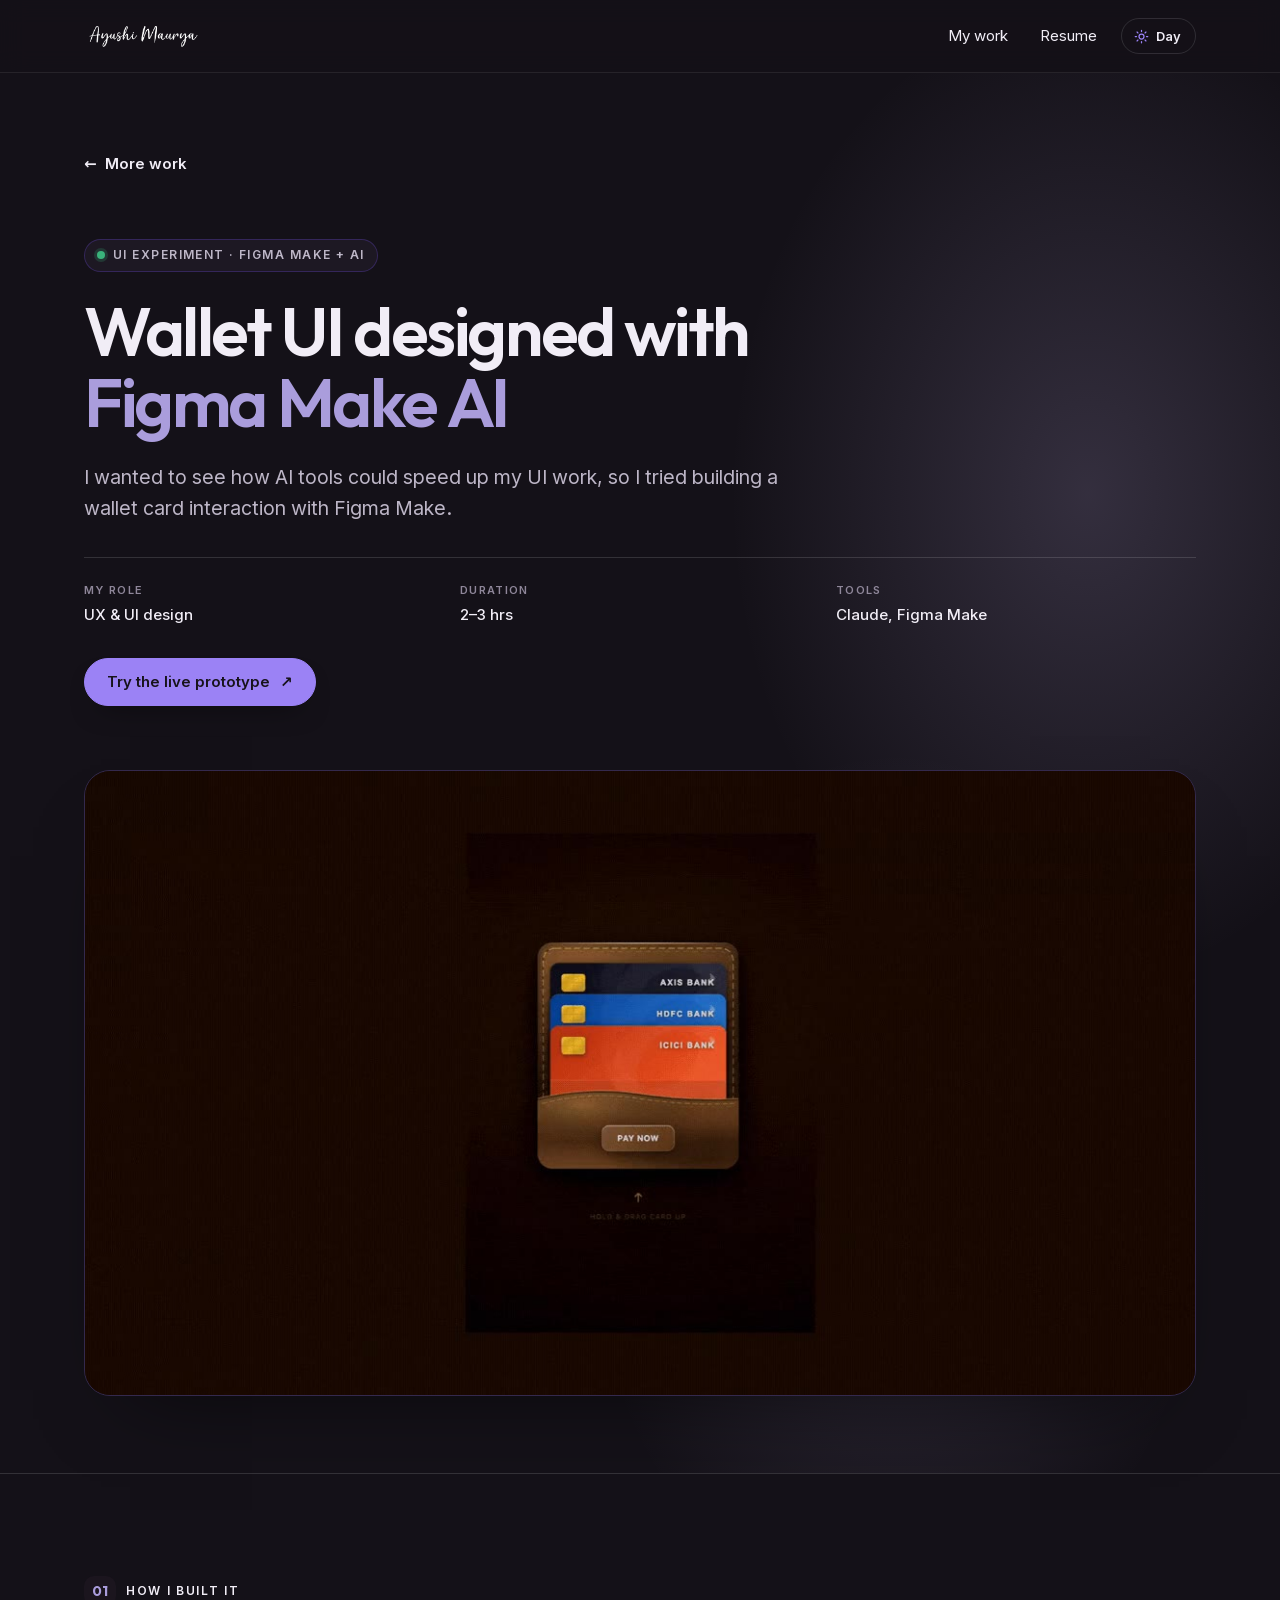
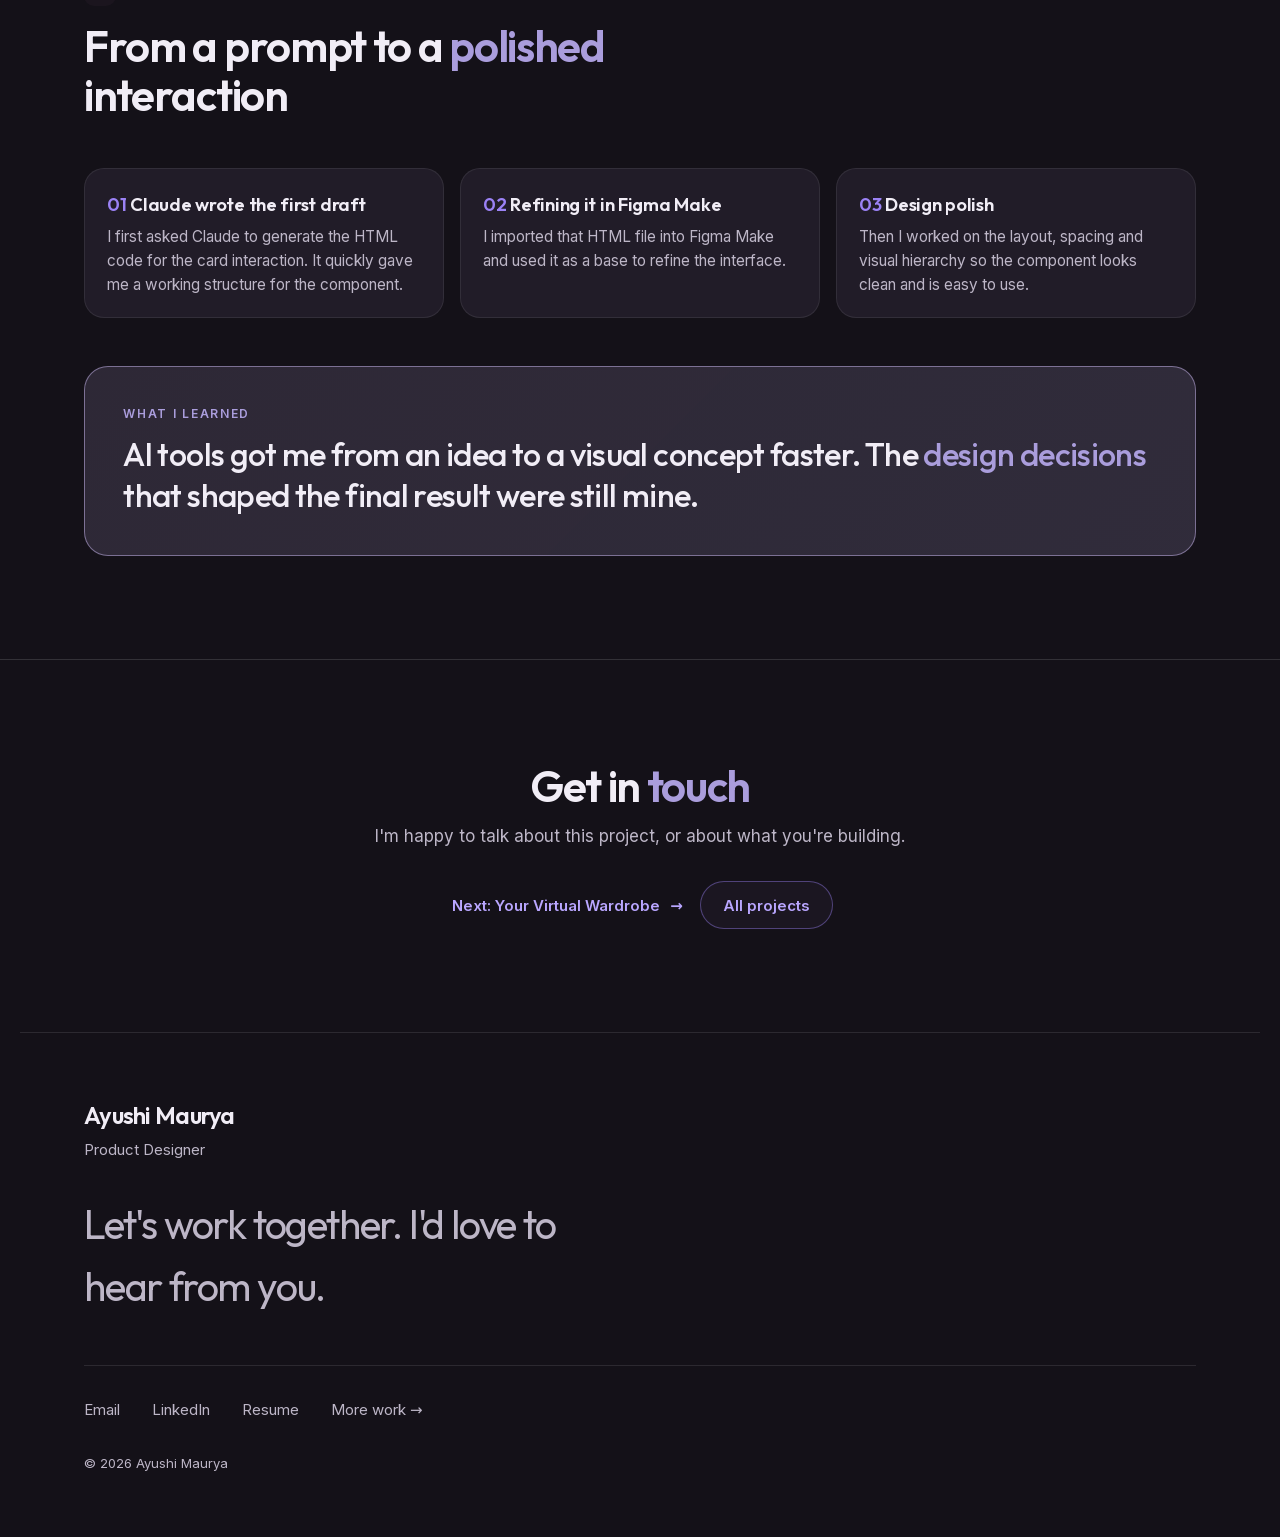
<file: wallet-ui.html>
<!DOCTYPE html>
<html lang="en">
<head>
<meta charset="UTF-8">
<meta name="viewport" content="width=device-width, initial-scale=1.0">
<script>try{if(sessionStorage.getItem('site-theme')!=='day')document.documentElement.dataset.theme='night'}catch(e){document.documentElement.dataset.theme='night'}</script>
<title>Wallet UI with Figma Make AI — Ayushi Maurya</title>
<meta name="description" content="A quick UI experiment: a wallet card interaction I built with Claude and Figma Make, then refined.">
<script>document.documentElement.classList.add('has-js');</script>
<link rel="preconnect" href="https://fonts.googleapis.com">
<link rel="preconnect" href="https://fonts.gstatic.com" crossorigin>
<link rel="stylesheet" href="css/styles.css?v=n3">
<link rel="stylesheet" href="css/case.css?v=p1">
<link rel="stylesheet" href="css/dream-theme.css?v=n3">
<link rel="stylesheet" href="css/neutral.css?v=4">
<link rel="stylesheet" href="css/accents.css?v=2">
<link rel="stylesheet" href="css/functional.css?v=2">
<link rel="stylesheet" href="css/cta.css?v=3">
<link rel="stylesheet" href="css/base.css?v=32">
<link rel="stylesheet" href="css/theme-night.css?v=2">
<link rel="stylesheet" href="css/theme.css?v=4">
</head>
<body>
<a class="skip-link" href="#main">Skip to content</a>

<header class="site-header">
  <div class="container nav">
    <a class="nav-brand" href="index.html"><img src="assets/logo-ayushi-maurya-transparent.png" alt="Ayushi Maurya"></a>
    <nav class="nav-links" aria-label="Primary">
      <a href="projects.html">My work</a>
      <a href="resume.html">Resume</a>
    </nav>
    <button class="nav-menu-btn" data-menu-toggle aria-expanded="false" aria-controls="mobile-menu">
      <span class="bars" aria-hidden="true"><span></span><span></span></span>
      Menu
    </button>
  </div>
</header>

<div class="mobile-menu" id="mobile-menu" data-mobile-menu data-open="false">
  <nav class="mobile-menu-links" aria-label="Mobile">
    <a href="resume.html">Resume</a>
    <a href="mailto:ayushimaurya108@gmail.com">Contact</a>
  </nav>
  <a class="mobile-menu-cta" href="projects.html">My work →</a>
</div>

<main id="main" class="cs2">

  <section class="cs2-hero short">
    <div class="container">
      <a class="cs-back" href="projects.html"><span aria-hidden="true">←</span> More work</a>
      <div class="cs2-hero-grid">
        <div>
          <span class="cs2-kicker reveal"><i aria-hidden="true"></i>UI experiment · Figma Make + AI</span>
          <h1 class="cs2-title reveal">Wallet UI designed with <em>Figma Make AI</em></h1>
          <p class="cs2-dek reveal">I wanted to see how AI tools could speed up my UI work, so I tried building a wallet card interaction with Figma Make.</p>
          <dl class="cs2-meta reveal">
            <div><dt>My role</dt><dd>UX &amp; UI design</dd></div>
            <div><dt>Duration</dt><dd>2–3 hrs</dd></div>
            <div><dt>Tools</dt><dd>Claude, Figma Make</dd></div>
          </dl>
          <div class="cs2-actions reveal">
            <a class="cs2-btn solid" href="https://retina-smudge-07182712.figma.site/" target="_blank" rel="noopener">Try the live prototype <span aria-hidden="true">↗</span></a>
          </div>
        </div>
      </div>
      <div class="cs2-stage reveal">
        <video autoplay muted loop playsinline preload="metadata" poster="assets/case-studies/wallet/wallet-poster.jpg" aria-label="A leather wallet holding bank cards; drag a card up to pay">
          <source src="assets/case-studies/wallet/wallet.mp4" type="video/mp4">
        </video>
      </div>
    </div>
  </section>

  <section class="cs2-ch">
    <div class="container">
      <span class="cs2-label reveal"><b style="--c:#eceae7">01</b>How I built it</span>
      <h2 class="cs2-h2 reveal">From a prompt to a <em>polished</em> interaction</h2>
      <div class="cs2-steps">
        <div class="cs2-card reveal" style="--c:#f4f2f0"><b>Claude wrote the first draft</b><p>I first asked Claude to generate the HTML code for the card interaction. It quickly gave me a working structure for the component.</p></div>
        <div class="cs2-card reveal" style="--c:#f4f3f2"><b>Refining it in Figma Make</b><p>I imported that HTML file into Figma Make and used it as a base to refine the interface.</p></div>
        <div class="cs2-card reveal" style="--c:#f4f3f2"><b>Design polish</b><p>Then I worked on the layout, spacing and visual hierarchy so the component looks clean and is easy to use.</p></div>
      </div>
      <div class="cs2-quote reveal">
        <small>What I learned</small>
        <p>AI tools got me from an idea to a visual concept faster. The <em>design decisions</em> that shaped the final result were still mine.</p>
      </div>
    </div>
  </section>

  <section class="cs2-end">
    <div class="container">
      <h2 class="reveal">Get in <em>touch</em></h2>
      <p class="reveal">I'm happy to talk about this project, or about what you're building.</p>
      <div class="cs2-ctas reveal">
        <a class="cs2-btn tertiary" href="virtual-wardrobe.html">Next: Your Virtual Wardrobe <span aria-hidden="true">→</span></a>
        <a class="cs2-btn ghost" href="projects.html">All projects</a>
      </div>
    </div>
  </section>
</main>

<footer class="site-footer container">
  <div class="footer-top">
    <div>
      <p class="footer-name">Ayushi Maurya</p>
      <p class="footer-role">Product Designer</p>
    </div>
  </div>
  <p class="footer-line">Let's work together. I'd love to hear from you.</p>
  <nav class="footer-links" aria-label="Footer">
    <a href="mailto:ayushimaurya108@gmail.com">Email</a>
    <a href="https://www.linkedin.com/in/ayushi-maurya-7174b71ab/" target="_blank" rel="noopener">LinkedIn</a>
    <a href="resume.html">Resume</a>
    <a href="projects.html">More work →</a>
  </nav>
  <p class="footer-meta">© <span id="year"></span> Ayushi Maurya</p>
</footer>

<script src="js/main.js"></script>
<script src="js/offline-consultation.js"></script>
<script src="js/theme.js?v=3"></script>
</body>
</html>
</file>
<file: css/styles.css>
/* ==========================================================================
   AYUSHI MAURYA — PRODUCT DESIGN PORTFOLIO
   Design system: monochrome, editorial, quiet.
   ========================================================================== */

/* ---- Font: Inter (self-hosted via Google Fonts CSS, system fallback) ---- */
@import url('../assets/fonts/inter.css');

:root {
  /* Color */
  --color-black: #0a0a0a;
  --color-ink: #141414;
  --color-white: #ffffff;
  --color-off-white: #faf9f7;
  --color-grey-100: #f2f1ee;
  --color-grey-200: #e4e2dd;
  --color-grey-300: #cac7c0;
  --color-grey-400: #9c9891;
  --color-grey-500: #726e68;
  --color-grey-600: #504d49;
  --color-border: rgba(10, 10, 10, 0.12);
  --color-border-strong: rgba(10, 10, 10, 0.24);

  --bg: var(--color-off-white);
  --surface: var(--color-white);
  --text: var(--color-black);
  --text-muted: var(--color-grey-500);
  --text-faint: var(--color-grey-400);

  /* Type */
  --font-sans: 'Inter', -apple-system, BlinkMacSystemFont, 'Segoe UI', system-ui, sans-serif;

  --text-xs: 0.8125rem;   /* 13px */
  --text-sm: 0.9375rem;   /* 15px */
  --text-base: 1.0625rem; /* 17px */
  --text-md: 1.25rem;     /* 20px */
  --text-lg: 1.5rem;      /* 24px */
  --text-xl: clamp(1.75rem, 1.4rem + 1.6vw, 2.5rem);
  --text-2xl: clamp(2.25rem, 1.6rem + 3vw, 3.75rem);
  --text-3xl: clamp(2.75rem, 1.8rem + 4.5vw, 5.5rem);
  --text-hero: clamp(3rem, 1.6rem + 6.5vw, 7.5rem);

  --leading-tight: 1.4;
  --leading-snug: 1.3;
  --leading-normal: 1.55;
  --leading-relaxed: 1.7;

  /* Space (4px base) */
  --sp-1: 0.25rem;
  --sp-2: 0.5rem;
  --sp-3: 0.75rem;
  --sp-4: 1rem;
  --sp-5: 1.5rem;
  --sp-6: 2rem;
  --sp-7: 3rem;
  --sp-8: 4rem;
  --sp-9: 6rem;
  --sp-10: 8rem;
  --sp-11: 11rem;

  /* Layout */
  --container-max: 1240px;
  --measure: 38rem; /* ~66ch reading column */
  --nav-height: 4.5rem;

  /* Motion */
  --ease: cubic-bezier(0.4, 0, 0.2, 1);
  --dur-fast: 150ms;
  --dur-base: 260ms;
  --dur-slow: 420ms;
}

/* ---- Reset ---- */
*, *::before, *::after { box-sizing: border-box; }
html { -webkit-text-size-adjust: 100%; }
body, h1, h2, h3, h4, p, figure, blockquote, dl, dd, ul, ol { margin: 0; }
ul[class], ol[class] { list-style: none; padding: 0; }
img, picture, svg { display: block; max-width: 100%; }
input, button, textarea, select { font: inherit; color: inherit; }
button { background: none; border: 0; cursor: pointer; }
a { color: inherit; text-decoration: none; }

@media (prefers-reduced-motion: reduce) {
  *, *::before, *::after {
    animation-duration: 0.001ms !important;
    animation-iteration-count: 1 !important;
    transition-duration: 0.001ms !important;
    scroll-behavior: auto !important;
  }
}

/* ---- Base ---- */
html { background: var(--bg); }
body {
  font-family: var(--font-sans);
  font-size: var(--text-base);
  line-height: var(--leading-normal);
  color: var(--text);
  background: var(--bg);
  font-feature-settings: 'ss01' 1, 'cv01' 1;
  -webkit-font-smoothing: antialiased;
  text-rendering: optimizeLegibility;
}

.skip-link {
  position: absolute;
  left: -9999px;
  top: 0;
  z-index: 200;
  background: var(--color-black);
  color: var(--color-white);
  padding: var(--sp-3) var(--sp-4);
  font-size: var(--text-sm);
}
.skip-link:focus {
  left: var(--sp-4);
  top: var(--sp-4);
}

a:focus-visible,
button:focus-visible,
input:focus-visible,
[tabindex]:focus-visible {
  outline: 2px solid var(--color-black);
  outline-offset: 3px;
}

::selection {
  background: var(--color-black);
  color: var(--color-white);
}

h1, h2, h3, h4 {
  font-weight: 600;
  letter-spacing: -0.02em;
  line-height: var(--leading-tight);
}

p { max-width: var(--measure); }
p.wide { max-width: none; }

.eyebrow {
  font-size: var(--text-xs);
  font-weight: 600;
  letter-spacing: 0.08em;
  text-transform: uppercase;
  color: var(--text-muted);
}

.container {
  width: 100%;
  max-width: var(--container-max);
  margin-inline: auto;
  padding-inline: var(--sp-5);
}
@media (min-width: 900px) {
  .container { padding-inline: var(--sp-8); }
}

.visually-hidden {
  position: absolute;
  width: 1px; height: 1px;
  padding: 0; margin: -1px;
  overflow: hidden;
  clip: rect(0, 0, 0, 0);
  white-space: nowrap; border: 0;
}

/* ==========================================================================
   NAV
   ========================================================================== */
.site-header {
  position: sticky;
  top: 0;
  z-index: 100;
  background: color-mix(in srgb, var(--bg) 88%, transparent);
  backdrop-filter: saturate(140%) blur(10px);
  border-bottom: 1px solid var(--color-border);
}
.nav {
  display: flex;
  align-items: center;
  justify-content: space-between;
  height: var(--nav-height);
}
.nav-brand {
  font-weight: 600;
  font-size: var(--text-sm);
  letter-spacing: 0.02em;
}
.nav-links {
  display: none;
  align-items: center;
  gap: var(--sp-6);
}
.nav-links a {
  font-size: var(--text-sm);
  color: var(--text-muted);
  padding: var(--sp-2) 0;
  border-bottom: 1px solid transparent;
  transition: color var(--dur-fast) var(--ease), border-color var(--dur-fast) var(--ease);
}
.nav-links a:hover,
.nav-links a[aria-current="page"] {
  color: var(--text);
  border-color: var(--color-border-strong);
}
.nav-cta-group {
  display: none;
  align-items: center;
  gap: var(--sp-3);
}

/* Primary — solid button. Spec: gap 8, padding 12/20/12/20, radius 16,
   overflow hidden, no wrap */
.nav-cta {
  display: inline-flex;
  align-items: center;
  gap: var(--sp-2);
  padding: 12px 20px;
  border-radius: 16px;
  overflow: hidden;
  background: var(--color-black);
  color: var(--color-white);
  font-size: var(--text-sm);
  font-weight: 600;
  white-space: nowrap;
  box-shadow: 0 10px 20px -12px rgba(10, 10, 10, 0.45);
  transition: opacity var(--dur-fast) var(--ease), box-shadow var(--dur-fast) var(--ease);
}
.nav-cta:hover { opacity: 0.85; box-shadow: 0 12px 22px -10px rgba(10, 10, 10, 0.5); }
.nav-cta .arrow { transition: transform var(--dur-base) var(--ease); }
.nav-cta:hover .arrow { transform: translateX(2px); }

/* Secondary — outline button, same spec as primary */
.nav-contact {
  display: inline-flex;
  align-items: center;
  padding: 12px 20px;
  border-radius: 16px;
  overflow: hidden;
  border: 1px solid var(--color-border-strong);
  background: var(--surface);
  color: var(--text);
  font-size: var(--text-sm);
  font-weight: 600;
  white-space: nowrap;
  transition: border-color var(--dur-fast) var(--ease), color var(--dur-fast) var(--ease);
}
.nav-contact:hover { border-color: var(--color-black); }

.nav-menu-btn {
  display: inline-flex;
  align-items: center;
  gap: var(--sp-2);
  font-size: var(--text-sm);
  font-weight: 500;
}
.nav-menu-btn .bars {
  display: flex;
  flex-direction: column;
  gap: 4px;
  width: 18px;
}
.nav-menu-btn .bars span {
  display: block;
  height: 1.5px;
  background: currentColor;
  transition: transform var(--dur-base) var(--ease), opacity var(--dur-base) var(--ease);
}
.nav-menu-btn[aria-expanded="true"] .bars span:first-child { transform: translateY(2.75px) rotate(45deg); }
.nav-menu-btn[aria-expanded="true"] .bars span:last-child { transform: translateY(-2.75px) rotate(-45deg); }

@media (min-width: 860px) {
  .nav-links { display: flex; }
  .nav-cta-group { display: flex; }
  .nav-menu-btn { display: none; }
}

.mobile-menu {
  position: fixed;
  inset: var(--nav-height) 0 0 0;
  background: var(--bg);
  z-index: 90;
  padding: var(--sp-7) var(--sp-5);
  display: flex;
  flex-direction: column;
  justify-content: space-between;
  transform: translateY(-8px);
  opacity: 0;
  visibility: hidden;
  transition: opacity var(--dur-base) var(--ease), transform var(--dur-base) var(--ease), visibility 0s linear var(--dur-base);
}
.mobile-menu[data-open="true"] {
  opacity: 1;
  transform: translateY(0);
  visibility: visible;
  transition: opacity var(--dur-base) var(--ease), transform var(--dur-base) var(--ease);
}
.mobile-menu-links {
  display: flex;
  flex-direction: column;
  gap: var(--sp-5);
}
.mobile-menu-links a {
  font-size: var(--text-xl);
  font-weight: 600;
  letter-spacing: -0.01em;
}
.mobile-menu-cta {
  font-size: var(--text-md);
  font-weight: 500;
  border-bottom: 1px solid var(--color-black);
  align-self: flex-start;
  padding-bottom: 2px;
}
@media (min-width: 860px) {
  .mobile-menu { display: none; }
}

/* ==========================================================================
   BUTTONS / LINKS
   ========================================================================== */
.btn-diagnose {
  display: inline-flex;
  align-items: center;
  gap: var(--sp-3);
  font-size: var(--text-md);
  font-weight: 500;
  padding-bottom: var(--sp-2);
  border-bottom: 1px solid var(--color-black);
  transition: gap var(--dur-base) var(--ease), opacity var(--dur-fast) var(--ease);
}
.btn-diagnose:hover { gap: var(--sp-5); }
.btn-diagnose .arrow { transition: transform var(--dur-base) var(--ease); }
.btn-diagnose:hover .arrow { transform: translateX(2px); }

.text-link {
  border-bottom: 1px solid var(--color-border-strong);
  transition: border-color var(--dur-fast) var(--ease), color var(--dur-fast) var(--ease);
}
.text-link:hover { border-color: var(--color-black); }

/* ==========================================================================
   HERO / DIAGNOSE INTERACTION
   ========================================================================== */
.hero {
  position: relative;
  padding-block: var(--sp-9) var(--sp-9);
  min-height: calc(100svh - var(--nav-height));
  display: flex;
  align-items: center;
}
/* The hero's tick field, photo reveal and letter pop all run on pointermove.
   On touch, a plain drag is otherwise claimed by the browser as a page-scroll
   the instant it starts, so the effect never runs — pan-y keeps vertical
   swipes scrolling natively while leaving any other drag to our own JS. */
.hero, .hero * { touch-action: pan-y; }
.hero-inner { position: relative; width: 100%; }

.hero-stage {
  transition: opacity var(--dur-slow) var(--ease), transform var(--dur-slow) var(--ease);
}
.hero-stage[hidden] { display: none; }
.hero-stage[data-leaving="true"] {
  opacity: 0;
  transform: translateY(-8px);
}

.hero-name {
  font-size: var(--text-hero);
  font-weight: 700;
  letter-spacing: -0.035em;
  line-height: 1.4;
}
@media (max-width: 640px) {
  /* the clamp above wraps "Ayushi Maurya" at phone widths — scale purely by
     viewport width instead so the full name always fits on one line */
  .hero-name { font-size: 11.5vw; white-space: nowrap; }
}
.hero-role {
  margin-top: var(--sp-2);
  font-size: var(--text-md);
  color: var(--text-muted);
  font-weight: 500;
}
.hero-statement {
  margin-top: var(--sp-7);
  font-size: var(--text-xl);
  font-weight: 600;
  letter-spacing: -0.015em;
  line-height: var(--leading-snug);
  max-width: 34rem;
}
.hero-support {
  margin-top: var(--sp-5);
  font-size: var(--text-base);
  color: var(--text-muted);
  max-width: 30rem;
}
.hero-cta {
  margin-top: var(--sp-8);
}

/* Diagnose panel */
.diagnose-panel {
  padding-block: var(--sp-2);
}
.diagnose-question {
  font-size: var(--text-2xl);
  font-weight: 700;
  letter-spacing: -0.02em;
  margin-bottom: var(--sp-7);
}
.diagnose-back {
  display: inline-flex;
  align-items: center;
  gap: var(--sp-2);
  font-size: var(--text-sm);
  color: var(--text-muted);
  margin-bottom: var(--sp-6);
  transition: color var(--dur-fast) var(--ease);
}
.diagnose-back:hover { color: var(--text); }

.diagnose-list {
  border-top: 1px solid var(--color-border);
}
.diagnose-option {
  display: block;
  width: 100%;
  text-align: left;
  padding-block: var(--sp-5);
  border-bottom: 1px solid var(--color-border);
  display: grid;
  grid-template-columns: 2.5rem 1fr auto;
  align-items: baseline;
  gap: var(--sp-4);
  transition: padding-left var(--dur-base) var(--ease), background var(--dur-base) var(--ease);
}
.diagnose-option:hover,
.diagnose-option:focus-visible {
  padding-left: var(--sp-3);
  background: color-mix(in srgb, var(--color-black) 4%, transparent);
}
.diagnose-index {
  font-size: var(--text-sm);
  color: var(--text-faint);
  font-variant-numeric: tabular-nums;
}
.diagnose-option-title {
  font-size: var(--text-lg);
  font-weight: 600;
  letter-spacing: -0.01em;
}
.diagnose-option-desc {
  display: block;
  margin-top: var(--sp-1);
  font-size: var(--text-sm);
  color: var(--text-muted);
  font-weight: 400;
  max-width: 34rem;
}
.diagnose-option-arrow {
  font-size: var(--text-md);
  color: var(--text-faint);
  transition: transform var(--dur-base) var(--ease);
  justify-self: end;
}
.diagnose-option:hover .diagnose-option-arrow { transform: translateX(4px); color: var(--text); }

@media (max-width: 640px) {
  .diagnose-option { grid-template-columns: 2rem 1fr; }
  .diagnose-option-arrow { display: none; }
  .diagnose-question { font-size: var(--text-xl); }
}

/* ==========================================================================
   SECTIONS / GENERIC
   ========================================================================== */
.section {
  padding-block: var(--sp-9);
  border-top: 1px solid var(--color-border);
}
.section-head {
  display: flex;
  justify-content: space-between;
  align-items: flex-end;
  gap: var(--sp-6);
  margin-bottom: var(--sp-8);
}
.section-title {
  font-size: var(--text-2xl);
}
.section-kicker {
  margin-bottom: var(--sp-3);
}

/* ==========================================================================
   PROJECT LIST (work index)
   ========================================================================== */
.work-layout {
  display: grid;
  grid-template-columns: minmax(0, 1fr);
  gap: var(--sp-7);
}
@media (max-width: 979px) {
  .work-layout { gap: var(--sp-4); }
}
.work-list-col { min-width: 0; }
@media (min-width: 980px) {
  .work-layout {
    grid-template-columns: minmax(0, 1fr) 24rem;
    gap: var(--sp-9);
    align-items: start;
  }
}

.filter-bar {
  display: flex;
  flex-wrap: wrap;
  gap: var(--sp-3);
  margin-bottom: var(--sp-7);
}
.filter-chip {
  font-size: var(--text-xs);
  font-weight: 600;
  letter-spacing: 0.04em;
  text-transform: uppercase;
  padding: var(--sp-2) var(--sp-4);
  border: 1px solid var(--color-border-strong);
  border-radius: 999px;
  color: var(--text-muted);
  transition: background var(--dur-fast) var(--ease), color var(--dur-fast) var(--ease), border-color var(--dur-fast) var(--ease);
}
.filter-chip:hover { border-color: var(--color-black); color: var(--text); }
.filter-chip[aria-pressed="true"] {
  background: var(--color-black);
  color: var(--color-white);
  border-color: var(--color-black);
}

.project-list {
  border-top: 1px solid var(--color-border);
}
.project-row {
  display: block;
  width: 100%;
  text-align: left;
  border-bottom: 1px solid var(--color-border);
}
.project-row-link {
  display: grid;
  grid-template-columns: 3rem 1fr auto;
  gap: var(--sp-5);
  align-items: baseline;
  padding-block: var(--sp-6);
  transition: opacity var(--dur-fast) var(--ease);
}
.project-row[data-featured="true"] .project-row-link { padding-block: var(--sp-7); }
.project-row[hidden] { display: none; }

.project-index {
  font-size: var(--text-sm);
  color: var(--text-faint);
  font-variant-numeric: tabular-nums;
}
.project-title-group { display: block; min-width: 0; }
.project-title {
  display: block;
  font-size: var(--text-xl);
  font-weight: 600;
  letter-spacing: -0.01em;
  line-height: var(--leading-tight);
}
.project-subtitle {
  display: block;
  margin-top: var(--sp-1);
  font-size: var(--text-sm);
  color: var(--text-muted);
}
.project-summary {
  display: grid;
  grid-template-columns: 1fr;
  gap: var(--sp-4);
  margin-top: var(--sp-4);
  max-width: 46rem;
}
@media (min-width: 640px) {
  .project-summary { grid-template-columns: repeat(3, 1fr); }
}
.project-summary-item { display: block; min-width: 0; }
.project-summary-item .decision-row-label { display: block; }
.project-summary-item .decision-row-value { display: block; margin-top: var(--sp-1); line-height: 1.45; }
.project-tags {
  display: flex;
  flex-wrap: wrap;
  gap: var(--sp-2);
  margin-top: var(--sp-3);
}
.project-tag {
  font-size: var(--text-xs);
  color: var(--text-faint);
  letter-spacing: 0.02em;
}
.project-tag:not(:last-child)::after { content: '·'; margin-left: var(--sp-2); color: var(--color-grey-300); }
.project-arrow {
  font-size: var(--text-lg);
  color: var(--text-faint);
  align-self: center;
  transition: transform var(--dur-base) var(--ease);
}
.project-row:hover .project-arrow { transform: translateX(4px); color: var(--text); }
.project-row:hover .project-title { color: var(--text); }

/* Mobile/tablet: no room for the sticky side-by-side layout, so the list
   becomes a snapping horizontal carousel instead — each card is slightly
   narrower than the screen so the next (and previous) card's edge peeks in
   from the sides, the visual cue that there's more to swipe to. Swiping
   through it crossfades the mockup above and advances the dots below,
   exactly like scrolling does on desktop. */
@media (max-width: 979px) {
  .project-list {
    display: flex;
    align-items: stretch;
    border-top: none;
    overflow-x: auto;
    scroll-snap-type: x mandatory;
    gap: var(--sp-4);
    padding: var(--sp-2) 0 var(--sp-4);
    -webkit-overflow-scrolling: touch;
    scrollbar-width: none;
    min-width: 0;
    width: 100%;
  }
  .project-list::-webkit-scrollbar { display: none; }
  .project-row {
    position: relative;
    flex: 0 0 88%;
    width: 88%;
    min-width: 0;
    scroll-snap-align: center;
    scroll-snap-stop: always;
    border-bottom: none;
    border: 1px solid var(--color-border);
    border-radius: 16px;
    background: var(--surface);
  }
  /* stack everything in one left-aligned column instead of the desktop
     index/title/arrow grid — the number sits as a small label above the
     title instead of its own column, so it stops reserving dead space */
  .project-row-link,
  .project-row[data-featured="true"] .project-row-link {
    display: block;
    height: 100%;
    padding: var(--sp-4) var(--sp-5);
    text-align: left;
  }
  .project-index {
    display: block;
    margin-bottom: var(--sp-1);
    font-size: var(--text-xs);
  }
  .project-title-group { min-width: 0; }
  .project-title { font-size: var(--text-md); padding-right: 1.75rem; }
  .project-subtitle { font-size: var(--text-xs); }
  .project-summary {
    gap: var(--sp-3);
    margin-top: var(--sp-3);
  }
  .project-summary-item .decision-row-label { font-size: 0.6875rem; }
  .project-summary-item .decision-row-value { font-size: var(--text-xs); margin-top: 2px; }
  .project-tags { margin-top: var(--sp-2); }
  .project-tag { font-size: 0.6875rem; }
  .project-arrow {
    position: absolute;
    top: var(--sp-4);
    right: var(--sp-4);
    font-size: var(--text-base);
  }
}

/* Dots under the mobile carousel — the visual cue that this scrolls
   horizontally, and which project is currently in view */
.carousel-dots {
  display: none;
}
@media (max-width: 979px) {
  .carousel-dots {
    display: flex;
    justify-content: center;
    align-items: center;
    gap: var(--sp-2);
    margin-top: var(--sp-2);
  }
  .carousel-dot {
    width: 6px;
    height: 6px;
    border-radius: 50%;
    background: var(--color-border-strong);
    transition: width var(--dur-base) var(--ease), background var(--dur-base) var(--ease);
  }
  .carousel-dot[data-active="true"] {
    width: 20px;
    border-radius: 3px;
    background: var(--color-black);
  }
}

.list-empty {
  padding-block: var(--sp-8);
  color: var(--text-muted);
  border-bottom: 1px solid var(--color-border);
}

/* Sticky preview panel (desktop only) */
.preview-panel {
  display: block;
  order: -1;
}
@media (min-width: 980px) {
  .preview-panel {
    order: 0;
    position: sticky;
    top: calc(var(--nav-height) + var(--sp-6));
  }
  .preview-frame {
    aspect-ratio: 4 / 3;
    display: none;
    background: var(--surface);
    border: 1px solid var(--color-border);
    display: flex;
    align-items: center;
    justify-content: center;
    padding: var(--sp-5);
    text-align: center;
    transition: opacity var(--dur-base) var(--ease);
  }
  .preview-frame-label {
    font-size: var(--text-xs);
    color: var(--text-faint);
    letter-spacing: 0.03em;
  }
  .preview-caption {
    margin-top: var(--sp-4);
    font-size: var(--text-sm);
    color: var(--text-muted);
  }
  .preview-caption strong { color: var(--text); font-weight: 600; }
}

/* ==========================================================================
   PLACEHOLDER MEDIA (used for all case study visuals — replace with real screenshots)
   ========================================================================== */
.media-placeholder {
  background: var(--surface);
  border: 1px solid var(--color-border);
  display: flex;
  align-items: center;
  justify-content: center;
  text-align: center;
  padding: var(--sp-6);
  color: var(--text-faint);
  font-size: var(--text-sm);
  min-height: 14rem;
}
.media-placeholder.tall { aspect-ratio: 16/10; }
.media-placeholder.wide { aspect-ratio: 21/9; }

.cs-hero-image,
.ba-image,
.decision-image,
.impact-image {
  display: block;
  width: 100%;
  height: auto;
  border: 1px solid var(--color-border);
  background: var(--surface);
}
.cs-hero-image {
  max-height: 32rem;
  width: auto;
  max-width: 100%;
  margin-inline: auto;
  object-fit: contain;
}
.decision-image { margin-top: var(--sp-6); }

/* ==========================================================================
   CASE STUDY
   ========================================================================== */
.cs-hero {
  padding-block: var(--sp-8) var(--sp-7);
  border-top: 1px solid var(--color-border);
}
.cs-back {
  display: inline-flex;
  align-items: center;
  gap: var(--sp-2);
  font-size: var(--text-sm);
  color: var(--text-muted);
  margin-bottom: var(--sp-6);
}
.cs-back:hover { color: var(--text); }
.cs-eyebrow-row {
  display: flex;
  gap: var(--sp-3);
  flex-wrap: wrap;
  margin-bottom: var(--sp-5);
}
.cs-title {
  font-size: var(--text-3xl);
  letter-spacing: -0.03em;
}
.cs-subtitle {
  margin-top: var(--sp-4);
  font-size: var(--text-lg);
  color: var(--text-muted);
  font-weight: 500;
  max-width: 36rem;
}
.cs-meta {
  margin-top: var(--sp-7);
  display: grid;
  grid-template-columns: repeat(2, 1fr);
  gap: var(--sp-5);
  padding-top: var(--sp-6);
  border-top: 1px solid var(--color-border);
}
@media (min-width: 700px) {
  .cs-meta { grid-template-columns: repeat(4, 1fr); }
}
.cs-meta-label {
  font-size: var(--text-xs);
  color: var(--text-faint);
  letter-spacing: 0.04em;
  text-transform: uppercase;
  margin-bottom: var(--sp-2);
}
.cs-meta-value { font-size: var(--text-sm); font-weight: 500; }

.cs-section {
  padding-block: var(--sp-8);
  border-top: 1px solid var(--color-border);
}
.cs-section-grid {
  display: grid;
  grid-template-columns: 1fr;
  gap: var(--sp-5);
}
@media (min-width: 800px) {
  .cs-section-grid {
    grid-template-columns: 14rem minmax(0, 1fr);
    gap: var(--sp-8);
  }
}
.cs-section-label {
  font-size: var(--text-xs);
  font-weight: 600;
  letter-spacing: 0.06em;
  text-transform: uppercase;
  color: var(--text-faint);
}
.cs-section-body p + p { margin-top: var(--sp-4); }
.placeholder-text { color: var(--text-faint); font-style: italic; }

.decision-list {
  display: flex;
  flex-direction: column;
  gap: var(--sp-7);
}
.decision-card {
  border: 1px solid var(--color-border);
  padding: var(--sp-6);
}
.decision-index {
  font-size: var(--text-xs);
  color: var(--text-faint);
  margin-bottom: var(--sp-3);
}
.decision-title {
  font-size: var(--text-md);
  font-weight: 600;
  margin-bottom: var(--sp-5);
}
.decision-rows {
  display: grid;
  grid-template-columns: 1fr;
  gap: var(--sp-4);
}
@media (min-width: 640px) {
  .decision-rows { grid-template-columns: repeat(2, 1fr); }
}
.decision-row-label {
  font-size: var(--text-xs);
  color: var(--text-faint);
  letter-spacing: 0.03em;
  text-transform: uppercase;
  margin-bottom: var(--sp-1);
}
.decision-row-value { font-size: var(--text-sm); }
.decision-row.full { grid-column: 1 / -1; }
.decision-row.decision .decision-row-value { font-weight: 600; }

.before-after {
  display: grid;
  grid-template-columns: 1fr;
  gap: var(--sp-5);
}
@media (min-width: 700px) {
  .before-after { grid-template-columns: 1fr 1fr; }
}
.ba-card .eyebrow { margin-bottom: var(--sp-3); }

.impact-block {
  display: flex;
  flex-wrap: wrap;
  align-items: center;
  gap: var(--sp-6);
}
.impact-number {
  font-size: var(--text-3xl);
  font-weight: 700;
  letter-spacing: -0.03em;
  line-height: 1;
}
.impact-arrow {
  font-size: var(--text-xl);
  color: var(--text-faint);
}
.impact-caption {
  font-size: var(--text-sm);
  color: var(--text-muted);
  margin-top: var(--sp-4);
  width: 100%;
}

.cs-nav-footer {
  display: flex;
  justify-content: space-between;
  align-items: center;
  gap: var(--sp-5);
  padding-block: var(--sp-7);
  border-top: 1px solid var(--color-border);
}

/* ==========================================================================
   ABOUT
   ========================================================================== */
.principles-list {
  display: flex;
  flex-direction: column;
}
.principle {
  padding-block: var(--sp-6);
  border-bottom: 1px solid var(--color-border);
  display: grid;
  grid-template-columns: 1fr;
  gap: var(--sp-2);
}
.principle:first-child { border-top: 1px solid var(--color-border); }
@media (min-width: 700px) {
  .principle { grid-template-columns: 10rem minmax(0,1fr); gap: var(--sp-6); }
}
.principle-quote {
  font-size: var(--text-lg);
  font-weight: 600;
  letter-spacing: -0.01em;
  line-height: var(--leading-snug);
}

.stat-row {
  display: grid;
  grid-template-columns: repeat(2, 1fr);
  gap: var(--sp-6);
}
@media (min-width: 700px) { .stat-row { grid-template-columns: repeat(4, 1fr); } }
.stat-value { font-size: var(--text-xl); font-weight: 700; letter-spacing: -0.02em; }
.stat-label { margin-top: var(--sp-1); font-size: var(--text-xs); color: var(--text-muted); text-transform: uppercase; letter-spacing: 0.04em; }

.wrong-list {
  display: flex;
  flex-direction: column;
}
.wrong-item {
  padding-block: var(--sp-5);
  border-bottom: 1px solid var(--color-border);
}
.wrong-item:first-child { border-top: 1px solid var(--color-border); }
.wrong-item-title { font-weight: 600; font-size: var(--text-base); }
.wrong-item-note { margin-top: var(--sp-2); font-size: var(--text-sm); color: var(--text-faint); font-style: italic; }

/* Rich "Things I got wrong" entries: failed experiment + lessons */
.wrong-entry {
  padding-block: var(--sp-8);
  border-bottom: 1px solid var(--color-border);
}
.wrong-entry:first-child { border-top: 1px solid var(--color-border); }
.wrong-entry-source {
  display: inline-block;
  margin-bottom: var(--sp-4);
  font-size: var(--text-xs);
  color: var(--text-faint);
}
.wrong-entry-source a { border-bottom: 1px solid var(--color-border-strong); }
.wrong-entry-source a:hover { color: var(--text); border-color: var(--text); }
.wrong-entry-title {
  font-size: var(--text-lg);
  font-weight: 600;
  letter-spacing: -0.01em;
  max-width: 30rem;
}
.wrong-entry-body { margin-top: var(--sp-4); }
.wrong-entry-body p { color: var(--text-muted); }
.wrong-entry-body p + p { margin-top: var(--sp-4); }
.wrong-entry-question {
  color: var(--text) !important;
  font-weight: 600;
}

.token-compare {
  display: flex;
  align-items: center;
  gap: var(--sp-5);
  flex-wrap: wrap;
  margin-block: var(--sp-6);
}
.token-box {
  border: 1px solid var(--color-border);
  background: var(--surface);
  padding: var(--sp-4) var(--sp-5);
  font-family: ui-monospace, SFMono-Regular, Menlo, Consolas, monospace;
  font-size: var(--text-sm);
}
.token-line { display: block; }
.token-line + .token-line { margin-top: var(--sp-1); color: var(--text-muted); }
.token-arrow { font-size: var(--text-lg); color: var(--text-faint); }

.wrong-entry-lesson {
  margin-top: var(--sp-6);
  padding-top: var(--sp-5);
  border-top: 1px solid var(--color-border);
  font-size: var(--text-base);
  font-weight: 600;
  letter-spacing: -0.01em;
  max-width: 32rem;
}

.lesson-list {
  display: flex;
  flex-direction: column;
  margin-top: var(--sp-6);
}
.lesson-item {
  display: grid;
  grid-template-columns: 1fr;
  gap: var(--sp-2);
  padding-block: var(--sp-5);
  border-bottom: 1px solid var(--color-border);
}
@media (min-width: 700px) {
  .lesson-item { grid-template-columns: 3rem minmax(0, 1fr); gap: var(--sp-5); }
}
.lesson-index {
  font-size: var(--text-sm);
  color: var(--text-faint);
  font-variant-numeric: tabular-nums;
}
.lesson-title { font-size: var(--text-base); font-weight: 600; }
.lesson-body { margin-top: var(--sp-2); font-size: var(--text-sm); color: var(--text-muted); }

.pull-quote {
  margin-top: var(--sp-7);
  padding-top: var(--sp-6);
  border-top: 1px solid var(--color-border);
  font-size: var(--text-lg);
  font-weight: 600;
  letter-spacing: -0.015em;
  line-height: var(--leading-snug);
  max-width: 34rem;
}

/* ==========================================================================
   EXPERIMENTS
   ========================================================================== */
.experiment-grid {
  display: grid;
  grid-template-columns: repeat(2, 1fr);
  gap: var(--sp-5);
}
@media (min-width: 700px) { .experiment-grid { grid-template-columns: repeat(3, 1fr); } }
.experiment-card figcaption { margin-top: var(--sp-3); }
.experiment-title { font-size: var(--text-sm); font-weight: 600; }
.experiment-tag { display: block; margin-top: 2px; font-size: var(--text-xs); color: var(--text-faint); }

/* ==========================================================================
   FOOTER
   ========================================================================== */
.site-footer {
  border-top: 1px solid var(--color-border);
  padding-block: var(--sp-8);
}
.footer-top {
  display: flex;
  flex-direction: column;
  gap: var(--sp-4);
}
.footer-name { font-size: var(--text-lg); font-weight: 700; letter-spacing: -0.01em; }
.footer-role { font-size: var(--text-sm); color: var(--text-muted); margin-top: var(--sp-1); }
.footer-line {
  margin-top: var(--sp-6);
  font-size: var(--text-xl);
  font-weight: 600;
  letter-spacing: -0.015em;
  max-width: 32rem;
}
.footer-links {
  margin-top: var(--sp-7);
  display: flex;
  flex-wrap: wrap;
  gap: var(--sp-6);
  padding-top: var(--sp-6);
  border-top: 1px solid var(--color-border);
}
.footer-links a { font-size: var(--text-sm); color: var(--text-muted); }
.footer-links a:hover { color: var(--text); }
.footer-meta {
  margin-top: var(--sp-6);
  font-size: var(--text-xs);
  color: var(--text-faint);
}

/* ==========================================================================
   UTILITIES
   ========================================================================== */
.mt-1{margin-top:var(--sp-1)} .mt-2{margin-top:var(--sp-2)} .mt-3{margin-top:var(--sp-3)}
.mt-4{margin-top:var(--sp-4)} .mt-5{margin-top:var(--sp-5)} .mt-6{margin-top:var(--sp-6)}
.mt-7{margin-top:var(--sp-7)} .mt-8{margin-top:var(--sp-8)}


/* ==========================================================================
   HERO INTERACTIVE FIELD + ENTRANCE
   ========================================================================== */
.hero-field {
  position: absolute;
  inset: 0;
  width: 100%;
  height: 100%;
  z-index: 0;
  pointer-events: none;
  -webkit-mask-image: radial-gradient(120% 90% at 50% 50%, #000 45%, transparent 100%);
  mask-image: radial-gradient(120% 90% at 50% 50%, #000 45%, transparent 100%);
}
.hero-inner { z-index: 1; }

.hero-name,
.hero-role,
.hero-statement,
.hero-support,
.hero-cta {
  opacity: 0;
  transform: translateY(12px);
  animation: hero-rise 700ms var(--ease) forwards;
}
.hero-name { animation-delay: 60ms; }
.hero-role { animation-delay: 160ms; }
.hero-statement { animation-delay: 260ms; }
.hero-support { animation-delay: 360ms; }
.hero-cta { animation-delay: 460ms; }

@keyframes hero-rise {
  to { opacity: 1; transform: translateY(0); }
}

@media (prefers-reduced-motion: reduce) {
  .hero-name,
  .hero-role,
  .hero-statement,
  .hero-support,
  .hero-cta {
    opacity: 1;
    transform: none;
    animation: none;
  }
}

.hero-char {
  display: inline-block;
  will-change: transform;
}

/* Hover bubble: hand-drawn speech bubble that pops above the hovered letter */
.hero-bubble {
  --ink: #3b3834;
  --fill: #ffffff;
  --tail-x: 0px;
  position: fixed;
  left: 0;
  top: 0;
  z-index: 40;
  pointer-events: none;
  opacity: 0;
  transform: translate(-50%, -100%) translateY(10px) scale(0.9) rotate(-3deg);
  transform-origin: 50% 100%;
  transition:
    opacity 160ms cubic-bezier(0.2, 0, 0, 1),
    transform 300ms cubic-bezier(0.2, 0, 0, 1),
    left 300ms cubic-bezier(0.2, 0, 0, 1),
    top 300ms cubic-bezier(0.2, 0, 0, 1);
}
.hero-bubble[data-visible="true"] {
  opacity: 1;
  transform: translate(-50%, -100%) translateY(-14px) scale(1) rotate(-1.2deg);
}

.hero-bubble-body {
  position: relative;
  display: block;
  padding-bottom: 14px;
}

/* the sketchy offset outline behind the bubble */
.hero-bubble-body::before {
  content: '';
  position: absolute;
  left: 5px;
  right: -6px;
  top: 7px;
  bottom: 12px;
  border: 2px solid var(--ink);
  border-radius: 52% 48% 46% 54% / 58% 56% 44% 42%;
  opacity: 0.55;
}

.hero-bubble-text {
  position: relative;
  display: block;
  padding: 18px 30px 19px;
  border: 2.5px solid var(--ink);
  border-radius: 48% 52% 50% 50% / 60% 58% 42% 40%;
  background: var(--fill);
  color: var(--ink);
  font-size: 15px;
  line-height: 1.35;
  font-weight: 600;
  letter-spacing: -0.005em;
  white-space: nowrap;
  text-align: center;
}
.hero-bubble-text > b {
  font-weight: 800;
  font-size: 1.15em;
}

/* hand-drawn tail: pastel wedge with an ink edge */
.hero-bubble-tail {
  position: absolute;
  left: calc(50% + var(--tail-x, 0px));
  bottom: 0;
  width: 26px;
  height: 26px;
  margin-left: -13px;
  background: var(--fill);
  border-left: 2.5px solid var(--ink);
  border-bottom: 2.5px solid var(--ink);
  border-bottom-left-radius: 4px;
  transform: rotate(-32deg) skewX(-12deg);
  transform-origin: 30% 90%;
  clip-path: polygon(0 100%, 0 8%, 96% 96%);
}

@media (max-width: 640px) {
  .hero-bubble-text {
    font-size: 13px;
    padding: 15px 22px 16px;
    white-space: normal;
    max-width: 60vw;
  }
}
@media (prefers-reduced-motion: reduce) {
  .hero-bubble { display: none; }
}


/* Hero collage revealed by a brush stroke that follows the cursor */
.hero-photo {
  position: absolute;
  top: 0;
  bottom: 0;
  left: 50%;
  width: 100vw;
  margin-left: -50vw;
  height: 100%;
  display: block;
  z-index: 0;
  pointer-events: none;
  overflow: hidden;
}
/* the reveal layer breaks out to full viewport width, so the clip that keeps
   it from causing sideways scroll has to live above the capped container */
body { overflow-x: clip; }
.hero-word {
  display: inline-block;
  transition: color 200ms cubic-bezier(0.2, 0, 0, 1), text-shadow 200ms cubic-bezier(0.2, 0, 0, 1);
}
.hero-word[data-on-art="true"] {
  color: #fff !important;
  text-shadow: 0 1px 14px rgba(10, 10, 10, 0.6), 0 0 3px rgba(10, 10, 10, 0.45);
}
@media (prefers-reduced-motion: reduce) {
  .hero-photo { display: none; }
}


/* Hero text inverts where the painted collage sits underneath */
.hero-name .hero-char,
.hero-role,
.hero-statement,
.hero-support,
.hero-cta .btn-text {
  transition: color 220ms cubic-bezier(0.2, 0, 0, 1), text-shadow 220ms cubic-bezier(0.2, 0, 0, 1);
}
[data-on-art="true"] {
  color: #fff !important;
}
.hero-name .hero-char[data-on-art="true"],
.hero-role[data-on-art="true"],
.hero-statement[data-on-art="true"],
.hero-support[data-on-art="true"] {
  text-shadow: 0 1px 14px rgba(10, 10, 10, 0.55), 0 0 3px rgba(10, 10, 10, 0.4);
}

/* Hero spans the full window; its copy stays on the container measure */
.hero.container {
  max-width: none;
  padding-inline: 0;
}
.hero .hero-inner {
  width: 100%;
  max-width: var(--container-max);
  margin-inline: auto;
  padding-inline: var(--sp-5);
}
@media (min-width: 900px) {
  .hero .hero-inner { padding-inline: var(--sp-8); }
}
.hero-photo,
.hero-field {
  left: 0;
  margin-left: 0;
  width: 100%;
}

.hero-cta .btn-diagnose .arrow,
.hero-cta .btn-diagnose {
  transition: color 200ms cubic-bezier(0.2, 0, 0, 1), text-shadow 200ms cubic-bezier(0.2, 0, 0, 1), gap var(--dur-base) var(--ease);
}
.hero-cta .btn-diagnose:has(.hero-word[data-on-art="true"]) {
  color: #fff;
  text-shadow: 0 1px 14px rgba(10, 10, 10, 0.6), 0 0 3px rgba(10, 10, 10, 0.45);
}

/* Signature logotype in the nav */
.nav-brand img {
  height: 30px;
  width: auto;
  display: block;
}
@media (max-width: 640px) {
  .nav-brand img { height: 24px; }
}

/* ==========================================================================
   NDA NOTICE PAGE
   ========================================================================== */
.nda {
  padding-block: var(--sp-9) var(--sp-10);
  max-width: 56rem;
}
.nda-project {
  margin-top: var(--sp-8);
  font-size: var(--text-xs);
  letter-spacing: 0.08em;
  text-transform: uppercase;
  color: var(--text-muted);
}
.nda-title {
  margin-top: var(--sp-5);
  font-size: clamp(2.25rem, 6vw, 3.75rem);
  line-height: 1.4;
  letter-spacing: -0.03em;
  text-wrap: pretty;
}
.nda-eyes {
  display: inline-block;
  font-size: 0.8em;
  transform: translateY(-0.06em);
}
.nda-body {
  display: flex;
  flex-direction: column;
  gap: var(--sp-4);
  margin-top: var(--sp-8);
  max-width: var(--measure);
  font-size: var(--text-md);
  color: var(--text-muted);
}
.nda-ask {
  margin-top: var(--sp-10);
  padding-top: var(--sp-8);
  border-top: 1px solid var(--color-border);
  max-width: var(--measure);
}
.nda-ask-lead {
  font-size: var(--text-lg);
  font-weight: 600;
  letter-spacing: -0.015em;
}
.nda-ask-body {
  margin-top: var(--sp-3);
  font-size: var(--text-md);
  color: var(--text-muted);
}
.nda-cta {
  display: flex;
  flex-wrap: wrap;
  align-items: center;
  gap: var(--sp-5);
  margin-top: var(--sp-8);
}
.nda-btn {
  display: inline-flex;
  align-items: center;
  gap: var(--sp-3);
  padding: var(--sp-4) var(--sp-6);
  border: 1.5px solid currentColor;
  border-radius: 999px;
  font-weight: 600;
  text-decoration: none;
  color: inherit;
  transition: gap var(--dur-base) var(--ease), background-color var(--dur-base) var(--ease), color var(--dur-base) var(--ease);
}
.nda-btn:hover {
  gap: var(--sp-4);
  background: #0a0a0a;
  color: #fff;
}
.nda-note {
  font-size: var(--text-sm);
  color: var(--text-muted);
}

/* NDA page: a redacted case-study sheet you can peek under but never read */
.nda-art {
  margin: var(--sp-9) 0 0;
  max-width: 44rem;
}
.nda-art-sheet {
  --px: 50%;
  --py: 50%;
  --lens: 0px;
  position: relative;
  overflow: hidden;
  border: 1px solid var(--color-border);
  border-radius: 20px;
  background: #fff;
  cursor: crosshair;
}
.nda-art-doc {
  display: flex;
  flex-direction: column;
  gap: var(--sp-4);
  padding: var(--sp-7);
  filter: blur(2.5px);
}
.nda-art-row {
  width: var(--w);
  height: var(--h);
  border-radius: 999px;
  /* rgba fill, not opacity — opacity would alpha-multiply the detail children */
  background: rgba(10, 10, 10, 0.62);
}
.nda-art-grid {
  display: grid;
  grid-template-columns: repeat(3, 1fr);
  gap: var(--sp-4);
}
.nda-art-tile {
  height: 74px;
  border-radius: 12px;
  background: rgba(10, 10, 10, 0.42);
}
.nda-art-chart {
  display: flex;
  align-items: flex-end;
  gap: var(--sp-3);
  height: 96px;
}
.nda-art-chart span {
  flex: 1;
  height: var(--v);
  border-radius: 6px 6px 2px 2px;
  background: rgba(10, 10, 10, 0.5);
}

/* the redaction layer: solid ink bars, punched through only at the cursor */
.nda-art-redact {
  position: absolute;
  inset: 0;
  -webkit-mask-image: radial-gradient(circle var(--lens) at var(--px) var(--py), transparent 0%, rgba(0,0,0,0.55) 62%, #000 100%);
  mask-image: radial-gradient(circle var(--lens) at var(--px) var(--py), transparent 0%, rgba(0,0,0,0.55) 62%, #000 100%);
  transition: opacity 220ms cubic-bezier(0.2, 0, 0, 1);
}
.nda-art-redact .nda-art-doc {
  filter: none;
  opacity: 1;
}
.nda-art-redact .nda-art-row,
.nda-art-redact .nda-art-tile,
.nda-art-redact .nda-art-chart span {
  background: #0a0a0a;
}
.nda-art-redact .nda-art-row,
.nda-art-redact .nda-art-tile,
.nda-art-redact .nda-art-chart span { border-radius: 3px; }

/* fine wireframe detail: only visible in the content layer, so peeking under
   the ink shows structure the coarse black bars were hiding */
.nda-art-detail { display: block; }
.nda-art-glyphs {
  display: flex;
  align-items: center;
  gap: 5px;
  height: 100%;
  padding-inline: 4px;
}
.nda-art-glyphs i {
  flex: 0 0 auto;
  width: var(--g);
  height: 45%;
  border-radius: 2px;
  background: rgba(255, 255, 255, 0.88);
}
.nda-art-tile-inner {
  display: flex;
  flex-direction: column;
  justify-content: center;
  gap: 7px;
  height: 100%;
  padding: 12px;
}
.nda-art-tile-inner i {
  width: var(--w);
  height: 6px;
  border-radius: 2px;
  background: rgba(255, 255, 255, 0.9);
}
.nda-art-chart span > .nda-art-detail {
  height: 100%;
  border-top: 6px solid rgba(255, 255, 255, 0.85);
  border-bottom: 6px solid rgba(255, 255, 255, 0.6);
}
/* the redaction layer keeps the same boxes but stays solid ink */
.nda-art-redact .nda-art-detail { visibility: hidden; }

.nda-art-caption {
  margin-top: var(--sp-4);
  font-size: var(--text-xs);
  letter-spacing: 0.04em;
  text-transform: uppercase;
  color: var(--text-faint);
}
@media (prefers-reduced-motion: reduce) {
  .nda-art-sheet { cursor: default; }
  .nda-art-redact { -webkit-mask-image: none; mask-image: none; }
}


/* ==========================================================================
   OFFLINE DOCTOR CONSULTATION — CASE STUDY
   Long-form reading page: monochrome, one accent kept for "active/selected".
   ========================================================================== */
.oc-wrap { max-width: 46rem; }
.oc p { margin-bottom: var(--sp-4); }
.oc p:last-child { margin-bottom: 0; }
.oc strong { font-weight: 600; }

.oc-band { padding-block: var(--sp-9); }
.oc-band.alt { background: var(--color-grey-100); }
.oc-band.dark {
  background: var(--color-black);
  color: var(--color-white);
}
.oc-band.dark .oc-eyebrow { color: var(--color-grey-300); }
.oc-band.dark .oc-eyebrow::before { background: var(--color-grey-400); }
.oc-band.dark .oc-dot { background: var(--color-white); }
.oc-band.dark .oc-row { border-color: rgba(255, 255, 255, 0.16); }

.oc-eyebrow {
  display: flex;
  align-items: center;
  gap: var(--sp-3);
  font-size: var(--text-xs);
  font-weight: 600;
  letter-spacing: 0.1em;
  text-transform: uppercase;
  color: var(--text-muted);
  margin-bottom: var(--sp-4);
}
.oc-eyebrow::before {
  content: "";
  width: 22px;
  height: 1px;
  background: var(--color-border-strong);
}
.oc-h2 {
  font-size: var(--text-xl);
  font-weight: 700;
  line-height: var(--leading-tight);
  letter-spacing: -0.02em;
  margin-bottom: var(--sp-5);
  text-wrap: pretty;
}
.oc-h3 {
  font-size: var(--text-md);
  font-weight: 600;
  letter-spacing: -0.01em;
  margin-bottom: var(--sp-3);
}

/* Hero */
.oc-hero { padding-block: var(--sp-8) var(--sp-9); }
.oc-dek { max-width: 46rem; }
.oc-kicker { margin-top: var(--sp-8); }
.oc-title {
  margin-top: var(--sp-5);
  font-size: var(--text-2xl);
  font-weight: 700;
  line-height: 1.4;
  letter-spacing: -0.035em;
}
.oc-dek {
  margin-top: var(--sp-5);
  max-width: 34rem;
  font-size: var(--text-md);
  color: var(--text-muted);
}
.oc-meta {
  display: grid;
  grid-template-columns: repeat(auto-fit, minmax(9rem, 1fr));
  gap: var(--sp-5);
  margin-top: var(--sp-7);
  padding-top: var(--sp-5);
  border-top: 1px solid var(--color-border);
}
.oc-meta-label {
  font-size: var(--text-xs);
  letter-spacing: 0.08em;
  text-transform: uppercase;
  color: var(--text-faint);
  margin-bottom: var(--sp-1);
}
.oc-meta-value { font-size: var(--text-sm); font-weight: 600; }

/* Numbered problem block */
.oc-problem {
  margin-top: var(--sp-6);
  padding: var(--sp-6);
  background: var(--surface);
  border: 1.5px solid var(--color-black);
  border-radius: 14px;
  display: flex;
  flex-direction: column;
  gap: var(--sp-5);
}
.oc-problem-item { display: flex; gap: var(--sp-4); align-items: flex-start; }
.oc-num {
  flex: none;
  width: 1.75rem;
  height: 1.75rem;
  border-radius: 50%;
  background: var(--color-black);
  color: var(--color-white);
  display: inline-flex;
  align-items: center;
  justify-content: center;
  font-size: var(--text-xs);
  font-weight: 600;
  font-variant-numeric: tabular-nums;
}

/* Bulleted rows */
.oc-rows {
  display: flex;
  flex-direction: column;
  margin: var(--sp-5) 0;
}
.oc-row {
  display: flex;
  gap: var(--sp-4);
  align-items: flex-start;
  padding-block: var(--sp-4);
  border-bottom: 1px solid var(--color-border);
}
.oc-dot {
  flex: none;
  width: 5px;
  height: 5px;
  border-radius: 50%;
  background: var(--color-black);
  margin-top: 0.6em;
}
.oc-row p { font-size: var(--text-sm); margin: 0; }

.oc-split {
  display: grid;
  grid-template-columns: repeat(auto-fit, minmax(min(100%, 15rem), 1fr));
  gap: var(--sp-6);
}

/* Comparison table */
.oc-table-scroll { margin: var(--sp-6) 0; overflow-x: auto; }
.oc-table {
  width: 100%;
  border-collapse: collapse;
  font-size: var(--text-sm);
}
.oc-table th,
.oc-table td {
  text-align: left;
  padding: var(--sp-3) var(--sp-4);
  border-bottom: 1px solid var(--color-border);
  vertical-align: top;
}
.oc-table th {
  font-size: var(--text-xs);
  font-weight: 600;
  letter-spacing: 0.06em;
  text-transform: uppercase;
  background: var(--color-black);
  color: var(--color-white);
  border-color: var(--color-black);
}
.oc-table td:first-child { font-weight: 600; }
.oc-table tbody tr:nth-child(even) td { background: rgba(10, 10, 10, 0.035); }

/* Callouts */
.oc-callout {
  margin: var(--sp-6) 0;
  padding: var(--sp-5);
  background: var(--surface);
  border: 1px solid var(--color-border);
  border-left: 3px solid var(--color-black);
  border-radius: 4px;
}
.oc-callout.ink {
  background: var(--color-black);
  color: var(--color-white);
  border-color: var(--color-black);
}
.oc-callout.ink .oc-callout-h { color: var(--color-grey-300); }
.oc-callout-h {
  font-size: var(--text-xs);
  font-weight: 600;
  letter-spacing: 0.06em;
  text-transform: uppercase;
  color: var(--text-muted);
  margin-bottom: var(--sp-3);
}
.oc-callout ul {
  margin: 0;
  padding-left: var(--sp-5);
  display: flex;
  flex-direction: column;
  gap: var(--sp-3);
}
.oc-callout li { font-size: var(--text-sm); }

/* Closing */
.oc-closing { padding-block: var(--sp-9); }
.oc-closing-line {
  max-width: 34rem;
  font-size: var(--text-lg);
  font-weight: 600;
  letter-spacing: -0.015em;
  text-wrap: pretty;
}
.oc-closing .cs-nav-footer { margin-top: var(--sp-8); }

/* Scroll reveal */
html.has-js .reveal {
  opacity: 0;
  transform: translateY(14px);
  transition: opacity 0.6s var(--ease), transform 0.6s var(--ease);
}
html.has-js .reveal.in { opacity: 1; transform: none; }
@media (prefers-reduced-motion: reduce) {
  html.has-js .reveal { opacity: 1; transform: none; transition: none; }
}

@media (max-width: 640px) {
  .oc-band { padding-block: var(--sp-8); }
  .oc-door { width: 6.5rem; min-height: 7.5rem; }
  .oc-door.merged { width: 9rem; }
  .oc-wf { width: 100%; max-width: 15rem; }
}




/* One-time nudge: browsers block audio until the visitor interacts */
.hero-sound-hint {
  /* out of flow: injecting this on hover must not reflow the hero copy */
  position: absolute;
  left: 0;
  bottom: 100%;
  margin-bottom: var(--sp-2);
  font-size: var(--text-xs);
  letter-spacing: 0.08em;
  text-transform: uppercase;
  color: var(--text-muted);
  white-space: nowrap;
  pointer-events: none;
  animation: hero-hint-in 300ms var(--ease) both;
}
.hero-sound-hint[data-gone="true"] {
  opacity: 0;
  transition: opacity 300ms var(--ease);
}
@keyframes hero-hint-in {
  from { opacity: 0; transform: translateY(-4px); }
  to { opacity: 1; transform: none; }
}

/* Screen-recording clip in the case study */
.oc-clip {
  margin: var(--sp-7) 0 0;
}
.oc-clip img {
  display: block;
  width: 100%;
  height: auto;
  border-radius: 14px;
  border: 1px solid var(--color-border);
}
.oc-clip figcaption {
  margin-top: var(--sp-3);
  font-size: var(--text-sm);
  color: var(--text-muted);
}

/* Hero: copy beside a diagram of the split, broken journey */
.oc-hero-grid {
  display: grid;
  grid-template-columns: minmax(0, 1fr);
  gap: var(--sp-7);
  align-items: center;
}
@media (min-width: 900px) {
  .oc-hero-grid {
    grid-template-columns: minmax(0, 1.1fr) minmax(0, 0.9fr);
    gap: var(--sp-8);
  }
}
.oc-hero-art { margin: 0; }
.oc-hero-art figcaption {
  margin-top: var(--sp-4);
  font-size: var(--text-xs);
  letter-spacing: 0.04em;
  text-transform: uppercase;
  color: var(--text-muted);
}
.oc-journey {
  display: flex;
  flex-direction: column;
  gap: var(--sp-5);
  padding: var(--sp-6) var(--sp-5);
  background: var(--surface);
  border: 1px solid var(--color-border);
  border-radius: 16px;
}
.oc-journey-lane {
  display: grid;
  /* end label drops to its own row: three columns left the path column too
     narrow for a dashed segment to read as dashed */
  grid-template-columns: 6rem minmax(0, 1fr);
  row-gap: var(--sp-2);
  align-items: center;
  gap: var(--sp-3);
}
.oc-journey-banner {
  font-size: var(--text-xs);
  font-weight: 600;
  line-height: 1.25;
  padding: var(--sp-3);
  border: 1.5px solid var(--color-black);
  border-radius: 8px;
  white-space: nowrap;
}
.oc-journey-banner span {
  display: block;
  font-weight: 400;
  letter-spacing: 0.06em;
  text-transform: uppercase;
  color: var(--text-muted);
  font-size: var(--text-xs);
}
/* the path: solid steps, a hard break, then steps nobody reaches */
.oc-journey-track {
  display: flex;
  align-items: center;
  gap: 5px;
  min-width: 0;
}
.oc-journey-step {
  flex: 1;
  height: 2px;
  background: var(--color-black);
}
.oc-journey-step.ghost {
  height: 0;
  border-top: 2px dashed var(--color-grey-300);
  background: none;
}
.oc-journey-break {
  flex: none;
  width: 18px;
  height: 18px;
  border-radius: 50%;
  border: 1.5px solid var(--color-black);
  background: var(--surface);
  display: flex;
  align-items: center;
  justify-content: center;
  font-size: var(--text-xs);
  line-height: 1;
}
.oc-journey-end {
  grid-column: 2;
  font-size: var(--text-xs);
  line-height: 1.3;
  text-align: left;
  color: var(--text-muted);
}

/* Phone mockups: real screens, scrollable inside the frame when they run long */
.oc-phones {
  display: flex;
  flex-wrap: wrap;
  justify-content: center;
  gap: var(--sp-6);
  margin: var(--sp-7) 0 var(--sp-4);
}
.oc-phone {
  margin: 0;
  width: 15.5rem;
  max-width: 100%;
}
.oc-phone-shell {
  position: relative;
  padding: 9px;
  border-radius: 28px;
  background: var(--color-black);
  box-shadow: 0 24px 48px -28px rgba(10, 10, 10, 0.5);
}
.oc-phone-notch {
  position: absolute;
  top: 4px;
  left: 50%;
  transform: translateX(-50%);
  width: 34%;
  height: 4px;
  border-radius: 999px;
  background: var(--color-grey-600);
  z-index: 1;
}
.oc-phone-screen {
  height: 30rem;
  overflow-y: auto;
  overflow-x: hidden;
  border-radius: 20px;
  background: var(--surface);
  -webkit-overflow-scrolling: touch;
  overscroll-behavior: contain;
  scrollbar-width: thin;
}
.oc-phone-screen img {
  display: block;
  width: 100%;
  height: auto;
}
.oc-phone figcaption {
  margin-top: var(--sp-3);
  font-size: var(--text-xs);
  line-height: 1.35;
  color: var(--text-muted);
  text-align: center;
}
.oc-phones-note {
  text-align: center;
  font-size: var(--text-xs);
  letter-spacing: 0.05em;
  text-transform: uppercase;
  color: var(--text-muted);
}

/* ==========================================================================
   CASE STUDY LAYOUT — left-aligned, section label in a left rail so the
   page uses its full width instead of one centred column
   ========================================================================== */
.oc-wrap { max-width: none; }
.oc-hero-grid { justify-items: start; }



/* reading measure stays sane while blocks use the wider column */
.oc-wrap > p:not(.oc-eyebrow),
.oc-wrap > div > p,
.oc-wrap .oc-row p { max-width: 46rem; }

/* nothing in the body copy is centred any more */
.oc-wrap .oc-phones { justify-content: flex-start; }
.oc-wrap .oc-phone figcaption {
  text-align: left;
  margin-inline: 0;
}


/* Copy beside its screen — the mockup never stacks under the text on desktop */
.oc-side {
  display: grid;
  grid-template-columns: minmax(0, 1fr);
  gap: var(--sp-6);
  align-items: start;
  margin-bottom: var(--sp-7);
}
@media (min-width: 760px) {
  .oc-side { grid-template-columns: minmax(0, 1fr) 15.5rem; column-gap: var(--sp-7); }
  .oc-side .oc-phone { position: sticky; top: calc(var(--nav-height) + var(--sp-5)); }
}
.oc-side-copy > *:last-child { margin-bottom: 0; }
.oc-side .oc-callout { margin-bottom: 0; }
.oc-phone-hint {
  display: block;
  color: var(--text-muted);
  letter-spacing: 0.05em;
  text-transform: uppercase;
}
/* max-width caps from the left-align pass must not shrink the paired copy */
.oc-side .oc-callout,
.oc-side .oc-problem,
.oc-side > .oc-side-copy > p { max-width: none; }

/* heading now leads the copy column, so it shares that column's measure */
.oc-side-copy > .oc-h2 { margin-bottom: var(--sp-5); }
.oc-side-copy > .oc-h2:not(:first-child) { margin-top: 0; }

/* unpaired sections: heading shares the body measure so edges line up */
.oc-wrap > .oc-h2,
.oc-wrap > div:not(.oc-side) > .oc-h2 { max-width: 46rem; }
/* unpaired sections: single-column blocks still start at the container edge */
.oc-hero-grid, .oc-clip, .oc-split, .oc-table-scroll { width: 100%; }

/* Per-screen step label in the Fix walkthrough */
.oc-step {
  font-size: var(--text-xs);
  font-weight: 600;
  letter-spacing: 0.08em;
  text-transform: uppercase;
  color: var(--text-muted);
  margin-bottom: var(--sp-2);
}
.oc-side-copy > .oc-h3 { margin-bottom: var(--sp-4); }

/* Diagram: Self-Book vs Via Visit, time-to-confirm as filled dots */
.oc-paths {
  margin: 0;
  padding: var(--sp-5) var(--sp-4);
  border: 1px solid var(--color-border);
  border-radius: 14px;
  background: var(--surface);
}
.oc-paths-row { display: flex; align-items: center; gap: var(--sp-3); }
.oc-paths-row + .oc-paths-row { margin-top: var(--sp-4); }
.oc-paths-label { font-size: var(--text-xs); font-weight: 600; width: 4.5rem; flex: none; }
.oc-paths-dots { display: flex; gap: 5px; flex: 1; }
.oc-paths-dots span {
  width: 8px; height: 8px; border-radius: 50%;
  border: 1.5px solid var(--color-black);
  background: var(--surface);
}
.oc-paths-dots span.on { background: var(--color-black); }
.oc-paths-time { font-size: var(--text-xs); color: var(--text-muted); flex: none; white-space: nowrap; }
.oc-paths figcaption { margin-top: var(--sp-4); font-size: var(--text-xs); line-height: 1.4; color: var(--text-muted); }

/* Diagram: the five gaps found while mapping the rest of the journey */
.oc-gaps {
  margin: 0;
  padding: var(--sp-5) var(--sp-4);
  border: 1px solid var(--color-border);
  border-radius: 14px;
  background: var(--surface);
  display: flex;
  flex-direction: column;
  gap: var(--sp-3);
}
.oc-gaps-row { display: flex; align-items: center; gap: var(--sp-3); }
.oc-gaps-x {
  flex: none; width: 18px; height: 18px; border-radius: 50%;
  border: 1.5px solid var(--color-black);
  display: flex; align-items: center; justify-content: center;
  font-size: 10px; line-height: 1;
}
.oc-gaps-row p { font-size: var(--text-xs); margin: 0; color: var(--text-muted); }
.oc-gaps figcaption { margin-top: var(--sp-2); font-size: var(--text-xs); color: var(--text-muted); }

/* Diagram: two screens merging into one — before/after with an arrow between */
.oc-merge {
  margin: 0;
  display: grid;
  grid-template-columns: minmax(0, 1fr);
  gap: var(--sp-5);
  align-items: center;
}
@media (min-width: 480px) {
  .oc-merge { grid-template-columns: minmax(0, 1fr) auto minmax(0, 1fr); }
}
.oc-merge-side { min-width: 0; }
.oc-merge-label {
  font-size: var(--text-xs); font-weight: 600;
  letter-spacing: 0.08em; text-transform: uppercase;
  color: var(--text-muted); margin-bottom: var(--sp-3);
}
.oc-merge-box {
  padding: var(--sp-3);
  border: 1px solid var(--color-border);
  border-radius: 8px;
  font-size: var(--text-xs);
  text-align: center;
  background: var(--color-grey-100);
  color: var(--text-muted);
}
.oc-merge-box + .oc-merge-box { margin-top: 6px; }
.oc-merge-box.tall {
  padding-block: var(--sp-5);
  border: 1.5px solid var(--color-black);
  background: var(--surface);
  color: var(--color-black);
  font-weight: 600;
}
.oc-merge-note { margin-top: var(--sp-3); font-size: var(--text-xs); color: var(--text-muted); }
.oc-merge-arrow { justify-self: center; font-size: var(--text-md); color: var(--text-faint); }

/* iPhone mockup frame around each project screen */
.oc-phone-shell {
  border-radius: 40px;
  background: linear-gradient(150deg, #3a3a3c 0%, #0a0a0a 42%, #1c1c1e 78%, #3a3a3c 100%);
  box-shadow:
    0 0 0 1px rgba(255, 255, 255, 0.14) inset,
    0 26px 52px -26px rgba(10, 10, 10, 0.55);
}
.oc-phone-screen {
  border-radius: 32px;
  box-shadow: 0 0 0 1px rgba(10, 10, 10, 0.9) inset;
}
/* dynamic island */
.oc-phone-notch {
  top: 16px;
  width: 30%;
  max-width: 84px;
  height: 17px;
  border-radius: 999px;
  background: #0a0a0a;
  box-shadow: 0 0 0 1px rgba(255, 255, 255, 0.06);
}
/* side buttons */
.oc-phone-shell::before,
.oc-phone-shell::after {
  content: "";
  position: absolute;
  width: 2.5px;
  border-radius: 2px;
  background: linear-gradient(180deg, #4a4a4c, #2a2a2c);
}
.oc-phone-shell::before {
  left: -2.5px;
  top: 22%;
  height: 8%;
  box-shadow: 0 calc(10% + 34px) 0 0 #3a3a3c, 0 calc(10% + 78px) 0 0 #3a3a3c;
}
.oc-phone-shell::after {
  right: -2.5px;
  top: 30%;
  height: 13%;
}

/* same treatment on the work-index preview */
.preview-mock {
  padding: 9px;
  border-radius: 38px;
  background: linear-gradient(150deg, #3a3a3c 0%, #0a0a0a 42%, #1c1c1e 78%, #3a3a3c 100%);
  box-shadow: 0 0 0 1px rgba(255, 255, 255, 0.14) inset;
}
.preview-mock .preview-shot {
  border-radius: 30px;
  box-shadow: 0 0 0 1px rgba(10, 10, 10, 0.9) inset;
}
.preview-mock-notch {
  top: 16px;
  width: 30%;
  max-width: 84px;
  height: 16px;
  border-radius: 999px;
  background: #0a0a0a;
}

/* ==========================================================================
   WORK PANEL — one sticky iPhone, screens crossfading as the list scrolls
   ========================================================================== */
.mock-stack {
  --mock-h: 32rem;
  position: relative;
  height: calc(var(--mock-h) + 3rem);
}
@media (min-width: 980px) {
  /* as tall as the screen allows under the sticky header, capped at 44rem */
  .mock-stack { --mock-h: min(44rem, calc(100vh - var(--nav-height) - 8rem)); }
}
.mock {
  position: absolute;
  inset: 0;
  margin: 0;
  opacity: 0;
  transform: translateY(14px) scale(0.985);
  transition:
    opacity 420ms cubic-bezier(0.2, 0, 0, 1),
    transform 520ms cubic-bezier(0.2, 0, 0, 1);
  pointer-events: none;
}
.mock[data-active="true"] {
  opacity: 1;
  transform: none;
  pointer-events: auto;
  z-index: 1;
}
.mock-shell {
  position: relative;
  width: 16.5rem;
  margin-inline: auto;
  border: 1px solid #e3e0dc;
  border-radius: 20px;
  background: var(--surface);
  overflow: hidden;
  box-shadow: 0 18px 40px -30px rgba(37, 35, 33, 0.25);
}
/* plain outline frame — no device chrome */
.mock-island { display: none; }
.mock-screen {
  height: var(--mock-h);
  overflow-y: auto;
  overflow-x: hidden;
  background: var(--surface);
  overscroll-behavior: contain;
  scrollbar-width: none;
}
.mock-screen::-webkit-scrollbar { display: none; }
.mock-screen img { display: block; width: 100%; height: auto; }
@media (min-width: 980px) {
  .mock-shell { width: min(22.5rem, calc(var(--mock-h) * 0.5)); }
}
.mock figcaption {
  margin-top: var(--sp-3);
  font-size: var(--text-xs);
  letter-spacing: 0.04em;
  text-transform: uppercase;
  color: var(--text-muted);
  text-align: center;
}
@media (min-width: 980px) {
  /* the current project is marked, not dimmed — opacity on the row would
     composite the subtitle and tag text below readable contrast */
  .project-row[data-previewing] .project-row-link {
    transition: background-color var(--dur-base) var(--ease),
      box-shadow var(--dur-base) var(--ease);
  }
  .project-row .project-row-link {
    padding-inline: var(--sp-5);
    margin-inline: calc(var(--sp-5) * -1);
    border-radius: 10px;
  }
  .project-row[data-previewing="true"] .project-row-link {
    background: rgba(10, 10, 10, 0.035);
    box-shadow: inset 2px 0 0 0 var(--color-black);
  }
  .project-row[data-previewing="true"] .project-index { color: var(--text); }
}
@media (prefers-reduced-motion: reduce) {
  .mock { transition: opacity 120ms linear; transform: none; }
}

/* NDA screen shown inside the mockup for projects we can't show */
.mock-screen[data-note="true"] { overflow: hidden; }
.mock-nda {
  display: flex;
  flex-direction: column;
  justify-content: center;
  gap: var(--sp-4);
  height: 100%;
  padding: var(--sp-6);
  text-align: center;
}
.mock-nda-eyes { font-size: 1.75rem; line-height: 1; }
.mock-nda-title {
  font-size: var(--text-md);
  font-weight: 600;
  letter-spacing: -0.015em;
  text-wrap: pretty;
}
.mock-nda-body {
  font-size: var(--text-sm);
  line-height: 1.5;
  color: var(--text-muted);
  text-wrap: pretty;
}

/* A project with a short walkthrough (several real screenshots) instead of
   a single static one — frames crossfade automatically (see initImageCycles
   in home.js), playing only while the mockup is actually on screen */
.mock-cycle { position: relative; height: 100%; }
.mock-cycle-frame {
  position: absolute;
  inset: 0;
  width: 100%;
  height: 100%;
  object-fit: cover;
  object-position: top;
  opacity: 0;
  transition: opacity 620ms ease;
}
.mock-cycle-frame[data-active="true"] { opacity: 1; }

/* ==========================================================================
   LOCK MODAL — password gate for locked project rows
   ========================================================================== */
.lock-modal {
  position: fixed;
  inset: 0;
  z-index: 200;
  display: flex;
  align-items: center;
  justify-content: center;
  padding: var(--sp-5);
}
.lock-modal[hidden] { display: none; }
.lock-modal-backdrop {
  position: absolute;
  inset: 0;
  background: rgba(10, 10, 10, 0.5);
  backdrop-filter: blur(2px);
}
.lock-modal-panel {
  position: relative;
  width: 100%;
  max-width: 22rem;
  background: var(--surface);
  border-radius: 20px;
  padding: var(--sp-7) var(--sp-6) var(--sp-6);
  box-shadow: 0 30px 60px -20px rgba(10, 10, 10, 0.35);
  text-align: center;
  animation: lock-modal-in 220ms var(--ease);
}
@keyframes lock-modal-in {
  from { opacity: 0; transform: translateY(10px) scale(0.98); }
  to { opacity: 1; transform: none; }
}
@media (prefers-reduced-motion: reduce) {
  .lock-modal-panel { animation: none; }
}
.lock-modal-close {
  position: absolute;
  top: var(--sp-3);
  right: var(--sp-3);
  width: 28px;
  height: 28px;
  border-radius: 50%;
  display: flex;
  align-items: center;
  justify-content: center;
  font-size: 18px;
  line-height: 1;
  color: var(--text-muted);
  transition: background var(--dur-fast) var(--ease), color var(--dur-fast) var(--ease);
}
.lock-modal-close:hover { background: var(--color-grey-100); color: var(--text); }
.lock-modal-icon { font-size: 1.75rem; margin-bottom: var(--sp-3); }
.lock-modal-title { font-size: var(--text-lg); font-weight: 700; letter-spacing: -0.015em; margin-bottom: var(--sp-2); }
.lock-modal-body { font-size: var(--text-sm); color: var(--text-muted); line-height: 1.5; margin-bottom: var(--sp-5); text-wrap: pretty; }
.lock-modal-form { display: flex; flex-direction: column; gap: var(--sp-3); }
.lock-modal-input {
  width: 100%;
  padding: 12px 16px;
  border-radius: 12px;
  border: 1px solid var(--color-border-strong);
  font-size: var(--text-sm);
  text-align: center;
  background: var(--surface);
  color: var(--text);
  transition: border-color var(--dur-fast) var(--ease);
}
.lock-modal-input:focus { outline: none; border-color: var(--color-black); }
.lock-modal-input[data-invalid="true"] { border-color: #81766a; animation: lock-shake 320ms var(--ease); }
@keyframes lock-shake {
  0%, 100% { transform: translateX(0); }
  25% { transform: translateX(-6px); }
  75% { transform: translateX(6px); }
}
.lock-modal-error { font-size: var(--text-xs); color: #81766a; margin: 0; }
.lock-modal-submit {
  display: inline-flex;
  align-items: center;
  justify-content: center;
  gap: var(--sp-2);
  padding: 12px 20px;
  border-radius: 16px;
  border: none;
  background: var(--color-black);
  color: var(--color-white);
  font-size: var(--text-sm);
  font-weight: 600;
  transition: opacity var(--dur-fast) var(--ease);
}
.lock-modal-submit:hover { opacity: 0.85; }

/* ==========================================================================
   DESKTOP HINT — dismissible mobile-only overlay, so it can't be scrolled
   past unnoticed like a toast could
   ========================================================================== */
.desktop-hint {
  position: fixed;
  inset: 0;
  z-index: 300;
  display: none;
  align-items: center;
  justify-content: center;
  padding: var(--sp-5);
}
.desktop-hint[data-mounted="true"] { display: flex; }
.desktop-hint-backdrop {
  position: absolute;
  inset: 0;
  background: rgba(10, 10, 10, 0.55);
  backdrop-filter: blur(2px);
  opacity: 0;
  transition: opacity 280ms var(--ease);
}
.desktop-hint[data-visible="true"] .desktop-hint-backdrop { opacity: 1; }
.desktop-hint-panel {
  position: relative;
  width: 100%;
  max-width: 21rem;
  padding: var(--sp-7) var(--sp-6) var(--sp-6);
  background: var(--color-black);
  color: var(--color-white);
  border-radius: 20px;
  box-shadow: 0 30px 60px -20px rgba(10, 10, 10, 0.5);
  text-align: center;
  opacity: 0;
  transform: translateY(16px) scale(0.98);
  transition: opacity 280ms var(--ease), transform 280ms var(--ease);
}
.desktop-hint[data-visible="true"] .desktop-hint-panel { opacity: 1; transform: none; }
.desktop-hint-icon { font-size: 1.75rem; margin: 0 0 var(--sp-3); }
.desktop-hint-text { margin: 0; font-size: var(--text-sm); line-height: 1.5; }
.desktop-hint-close {
  position: absolute;
  top: var(--sp-3);
  right: var(--sp-3);
  width: 28px;
  height: 28px;
  border-radius: 50%;
  display: flex;
  align-items: center;
  justify-content: center;
  font-size: 18px;
  line-height: 1;
  color: rgba(255, 255, 255, 0.7);
  transition: background var(--dur-fast) var(--ease), color var(--dur-fast) var(--ease);
}
.desktop-hint-close:hover { background: rgba(255, 255, 255, 0.14); color: #fff; }
@media (min-width: 980px) {
  .desktop-hint { display: none !important; }
}

/* One line of project context above each "things I got wrong" entry */
.wrong-entry-context {
  margin-top: var(--sp-2);
  margin-bottom: var(--sp-4);
  max-width: var(--measure);
  font-size: var(--text-sm);
  color: var(--text-muted);
  text-wrap: pretty;
}

/* Diagram: two separate listings vs one pre-paired combo card */
.combo-dia {
  display: grid;
  grid-template-columns: minmax(0, 1fr);
  align-items: start;
  gap: var(--sp-5);
  margin: var(--sp-6) 0;
  max-width: 44rem;
}
@media (min-width: 720px) {
  .combo-dia { grid-template-columns: minmax(0, 1fr) auto minmax(0, 1fr); }
}
.combo-dia-side { min-width: 0; }
.combo-dia-label {
  font-size: var(--text-xs);
  font-weight: 600;
  letter-spacing: 0.08em;
  text-transform: uppercase;
  color: var(--text-muted);
  margin-bottom: var(--sp-3);
}
.combo-dia-cols {
  display: grid;
  grid-template-columns: minmax(0, 1fr) auto minmax(0, 1fr);
  align-items: start;
  gap: var(--sp-3);
  padding: var(--sp-4);
  border: 1px solid var(--color-border);
  border-radius: 12px;
  background: var(--surface);
}
.combo-dia-col { display: flex; flex-direction: column; gap: 6px; min-width: 0; }
.combo-dia-col:first-of-type { grid-column: 1; }
.combo-dia-col:last-of-type { grid-column: 3; }
.combo-dia-col-h {
  font-size: var(--text-xs);
  font-weight: 600;
  margin-bottom: 2px;
}
.combo-dia-item {
  padding: 7px 9px;
  border: 1px solid var(--color-border);
  border-radius: 6px;
  font-size: var(--text-xs);
  color: var(--text-muted);
  background: var(--color-grey-100);
}
/* the pairing the user was left to make themselves */
.combo-dia-link {
  grid-column: 2;
  grid-row: 1;
  align-self: center;
  width: var(--sp-5);
  height: 0;
  border-top: 1.5px dashed var(--color-grey-400);
}
.combo-dia-note {
  margin-top: var(--sp-3);
  font-size: var(--text-xs);
  line-height: 1.45;
  color: var(--text-muted);
}
.combo-dia-arrow {
  justify-self: center;
  align-self: center;
  font-size: var(--text-md);
  color: var(--text-faint);
}
.combo-dia-card {
  position: relative;
  padding: var(--sp-5) var(--sp-4) var(--sp-4);
  border: 1.5px solid var(--color-black);
  border-radius: 12px;
  background: var(--surface);
  box-shadow: 0 12px 28px -20px rgba(10, 10, 10, 0.5);
}
.combo-dia-badge {
  position: absolute;
  top: -9px;
  left: var(--sp-4);
  padding: 3px 8px;
  border-radius: 999px;
  background: var(--color-black);
  color: var(--color-white);
  font-size: 10px;
  letter-spacing: 0.06em;
  text-transform: uppercase;
}
.combo-dia-pair {
  display: flex;
  align-items: center;
  gap: var(--sp-3);
  flex-wrap: wrap;
}
.combo-dia-chip {
  padding: 8px 12px;
  border: 1px solid var(--color-border-strong);
  border-radius: 8px;
  font-size: var(--text-sm);
  font-weight: 600;
}
.combo-dia-plus { font-size: var(--text-sm); color: var(--text-muted); }
.combo-dia-meta {
  margin-top: var(--sp-3);
  font-size: var(--text-xs);
  color: var(--text-muted);
}


/* Diagram: the rejected claim-review concept, suggestion away from the field.
   Geometry comes from explicit grid placement — the connector lives in the
   gap track and spans both rows, so it is anchored by construction. */
.claim-dia { margin: var(--sp-6) 0; max-width: 44rem; }
.claim-dia-screen {
  padding: var(--sp-4);
  border: 1px solid var(--color-border);
  border-radius: 12px;
  background: var(--surface);
}
.claim-dia-chrome {
  font-size: var(--text-xs);
  font-weight: 600;
  letter-spacing: 0.06em;
  text-transform: uppercase;
  color: var(--text-muted);
  padding-bottom: var(--sp-3);
  border-bottom: 1px solid var(--color-border);
  margin-bottom: var(--sp-4);
}
.claim-dia-body {
  display: grid;
  grid-template-columns: minmax(0, 1.3fr) var(--sp-8) minmax(0, 1fr);
  grid-template-rows: auto auto;
  column-gap: var(--sp-3);
  row-gap: 8px;
  align-items: start;
}
.claim-dia-form {
  grid-column: 1;
  grid-row: 1 / span 2;
  display: flex;
  flex-direction: column;
  gap: 8px;
}
.claim-dia-field {
  height: 34px;
  border: 1px solid var(--color-border);
  border-radius: 6px;
  background: var(--color-grey-100);
}
.claim-dia-field.short { width: 55%; }
.claim-dia-field.target {
  display: flex;
  align-items: center;
  justify-content: space-between;
  gap: var(--sp-3);
  padding-inline: 10px;
  border: 1.5px solid var(--color-black);
  background: var(--surface);
}
.claim-dia-field-label { font-size: var(--text-xs); font-weight: 600; }
.claim-dia-caret { font-size: var(--text-xs); color: var(--text-muted); }

.claim-dia-doc {
  grid-column: 3;
  grid-row: 1;
  height: 68px;
  border: 1px dashed var(--color-grey-400);
  border-radius: 6px;
  background: var(--color-grey-100);
}
.claim-dia-chat {
  grid-column: 3;
  grid-row: 2;
  display: block;
  border: 1.5px solid var(--color-black);
  border-radius: 8px;
  overflow: hidden;
}
.claim-dia-chat-head {
  display: block;
  padding: 6px 10px;
  background: var(--color-black);
  color: var(--color-white);
  font-size: var(--text-xs);
  letter-spacing: 0.06em;
  text-transform: uppercase;
}
.claim-dia-chat-msg {
  display: block;
  padding: 10px;
  font-size: var(--text-xs);
  line-height: 1.45;
  color: var(--text-muted);
}
.claim-dia-chat-msg b { color: var(--text); font-weight: 600; }

/* the round trip: one dashed run down the gap track, arrowhead at each end */
.claim-dia-trip {
  grid-column: 2;
  grid-row: 1 / span 2;
  position: relative;
  align-self: stretch;
  justify-self: center;
  width: 1.5px;
  background: repeating-linear-gradient(180deg, var(--color-grey-400) 0 6px, transparent 6px 11px);
}
.claim-dia-trip-up,
.claim-dia-trip-down {
  position: absolute;
  left: 50%;
  width: 7px;
  height: 7px;
  border-top: 1.5px solid var(--color-grey-400);
  border-right: 1.5px solid var(--color-grey-400);
}
.claim-dia-trip-up { top: 0; transform: translateX(-50%) rotate(-45deg); }
.claim-dia-trip-down { bottom: 0; transform: translateX(-50%) rotate(135deg); }

.claim-dia-trip-note {
  margin-top: var(--sp-3);
  max-width: var(--measure);
  font-size: var(--text-xs);
  letter-spacing: 0.04em;
  text-transform: uppercase;
  color: var(--text-muted);
}
.claim-dia figcaption {
  margin-top: var(--sp-2);
  max-width: var(--measure);
  font-size: var(--text-sm);
  color: var(--text-muted);
  text-wrap: pretty;
}
@media (max-width: 600px) {
  .claim-dia-body { grid-template-columns: minmax(0, 1fr); }
  .claim-dia-form,
  .claim-dia-doc,
  .claim-dia-chat { grid-column: 1; grid-row: auto; }
  .claim-dia-trip { display: none; }
}

/* ==========================================================================
   VISIT CLINIC CASE STUDY — hero stat tiles, shared-path chips, link row
   ========================================================================== */
.cs-links { display: flex; flex-wrap: wrap; gap: var(--sp-5); margin-top: var(--sp-5); font-size: var(--text-sm); font-weight: 600; }
.cs-stats {
  display: grid;
  grid-template-columns: repeat(2, minmax(0, 1fr));
  gap: var(--sp-3);
  width: 100%;
}
.cs-stat {
  padding: var(--sp-5);
  border: 1px solid var(--color-border-strong);
  border-radius: 16px;
  background: var(--surface);
}
.cs-stat-num { margin: 0; font-size: var(--text-lg); font-weight: 700; line-height: 1.1; }
.cs-stat-label { margin: var(--sp-2) 0 0; font-size: var(--text-xs); line-height: 1.35; color: var(--text-muted); }
.cs-steps {
  display: flex;
  flex-wrap: wrap;
  align-items: center;
  gap: var(--sp-2);
  margin: var(--sp-5) 0;
}
.cs-steps span {
  padding: 6px 12px;
  border: 1px solid var(--color-border-strong);
  border-radius: 999px;
  font-size: var(--text-xs);
  font-weight: 600;
}
.cs-steps i { font-style: normal; color: var(--text-muted); font-size: var(--text-xs); }

/* ==========================================================================
   VISIT CLINIC — visual flows (vc-*): nodes, arrows, side-by-side layouts
   ========================================================================== */
.vc { --vc-accent: #94897c; --vc-tint: rgba(148, 137, 124, 0.09); }

/* copy beside a visual — never stacked on desktop */
.vc-side { display: grid; gap: var(--sp-6); align-items: start; margin-top: var(--sp-5); }
@media (min-width: 980px) {
  .vc-side { grid-template-columns: minmax(0, 1fr) minmax(0, 1fr); gap: var(--sp-8); }
  .vc-side.wide-visual { grid-template-columns: minmax(0, 0.8fr) minmax(0, 1.2fr); }
  .vc-side.flip > :first-child { order: 2; }
}
.vc-side > * { min-width: 0; }
.vc-side p { max-width: 36rem; }

/* generic box */
.vc-node {
  padding: var(--sp-4) var(--sp-5);
  border: 1px solid var(--color-border-strong);
  border-radius: 14px;
  background: var(--surface);
  text-align: center;
}
.vc-node.accent { border: 2px solid var(--vc-accent); background: var(--vc-tint); }
.vc-node.lab { border-color: #524d48; background: rgba(82, 77, 72, 0.09); }
.vc-node.muted { background: var(--color-grey-100); border-style: dashed; }
.vc-node h4, .vc-node-title { margin: 0; font-size: var(--text-sm); font-weight: 650; line-height: 1.3; }
.vc-node p { margin: var(--sp-1) 0 0; font-size: var(--text-xs); line-height: 1.4; color: var(--text-muted); }
.vc-node.accent p { color: var(--text); }
.vc-node .vc-tag { display: block; margin-bottom: var(--sp-1); font-size: 11px; font-weight: 700; letter-spacing: 0.08em; text-transform: uppercase; color: var(--text-muted); }

/* connectors */
.vc-arrow { display: block; position: relative; width: 2px; height: 28px; margin: 0 auto; background: var(--color-grey-400); }
.vc-arrow::after { content: ''; position: absolute; left: 50%; bottom: -1px; width: 8px; height: 8px; border-right: 2px solid var(--color-grey-400); border-bottom: 2px solid var(--color-grey-400); transform: translateX(-50%) rotate(45deg); }
.vc-arrow-h { display: none; }
.vc-flow { display: flex; flex-direction: column; align-items: stretch; width: 100%; max-width: 44rem; }
.vc-cols { display: grid; gap: var(--sp-3); grid-template-columns: repeat(auto-fit, minmax(min(100%, 12rem), 1fr)); }
.vc-cols.two { grid-template-columns: repeat(2, minmax(0, 1fr)); }
.vc-cols.three { grid-template-columns: repeat(3, minmax(0, 1fr)); }
@media (max-width: 640px) {
  .vc-cols.three { grid-template-columns: minmax(0, 1fr); }
  .vc-cols.two.keep { grid-template-columns: repeat(2, minmax(0, 1fr)); }
}
.vc-pill { display: inline-block; align-self: center; padding: 4px 12px; border-radius: 999px; border: 1px solid var(--color-border-strong); font-size: 12px; font-weight: 600; color: var(--text-muted); background: var(--surface); }

/* hero */
.vc-meta-tags { display: flex; flex-wrap: wrap; gap: var(--sp-2); margin-top: var(--sp-5); }
.vc-meta-tags span { padding: 6px 12px; border-radius: 999px; background: var(--color-grey-100); font-size: var(--text-xs); font-weight: 600; }
.vc-meta-tags .label { background: none; padding-left: 0; color: var(--text-muted); text-transform: uppercase; letter-spacing: 0.08em; font-size: 11px; }

/* where it started: before -> after */
.vc-world { display: grid; gap: var(--sp-3); }
.vc-world .vc-node { text-align: left; padding: var(--sp-5); }
.vc-world .vc-node ul { margin: var(--sp-3) 0 0; padding-left: 1.1rem; font-size: var(--text-xs); color: var(--text-muted); }
.vc-world .vc-node.accent ul { color: var(--text); }
.vc-world .vc-node li + li { margin-top: 4px; }
.vc-plus { text-align: center; font-weight: 700; color: var(--text-muted); line-height: 1; }

/* challenge: 2x2 */
.vc-grid2 { display: grid; gap: var(--sp-3); grid-template-columns: repeat(auto-fit, minmax(min(100%, 17rem), 1fr)); margin: var(--sp-5) 0; }
.vc-card { padding: var(--sp-5); border: 1px solid var(--color-border-strong); border-radius: 16px; background: var(--surface); }
.vc-card .oc-num { margin-bottom: var(--sp-3); }
.vc-card h4 { margin: 0 0 var(--sp-2); font-size: var(--text-base); line-height: 1.3; }
.vc-card p { margin: 0; font-size: var(--text-sm); color: var(--text-muted); max-width: none; }
.vc-card.accent { border: 2px solid var(--vc-accent); background: var(--vc-tint); }
.vc-card.accent p { color: var(--text); }
.vc-card .vc-tag { display: block; margin-bottom: var(--sp-2); font-size: 11px; font-weight: 700; letter-spacing: 0.08em; text-transform: uppercase; color: var(--text-muted); }
.vc-card.accent .vc-tag { color: var(--vc-accent); }

/* personas */
.vc-persona { text-align: left; }
.vc-persona h4 { font-size: var(--text-base); }
.vc-persona .who { font-size: var(--text-xs); color: var(--text-muted); margin: 2px 0 var(--sp-4); }
.vc-persona .story { font-size: var(--text-sm); font-style: italic; line-height: 1.45; padding: var(--sp-3); border-radius: 10px; background: var(--color-grey-100); color: var(--text); margin-bottom: var(--sp-4); }
.vc-persona ul { margin: 0; padding-left: 1.1rem; font-size: var(--text-xs); color: var(--text-muted); }
.vc-persona li + li { margin-top: 4px; }
.vc-persona .goals { display: block; margin-bottom: var(--sp-2); font-size: 11px; font-weight: 700; letter-spacing: 0.08em; text-transform: uppercase; color: var(--text-muted); }
.vc-shared { margin-top: var(--sp-3); padding: var(--sp-4); border: 2px solid var(--vc-accent); border-radius: 14px; background: var(--vc-tint); text-align: center; font-weight: 650; font-size: var(--text-sm); }

/* blueprint: stage | patient | app */
.vc-bp { margin: var(--sp-6) 0; display: grid; gap: 0; }
.vc-bp-head, .vc-bp-row { display: grid; grid-template-columns: 8.5rem minmax(0, 1fr) minmax(0, 1fr); gap: var(--sp-3); align-items: stretch; }
.vc-bp-head { padding-bottom: var(--sp-3); font-size: 11px; font-weight: 700; letter-spacing: 0.08em; text-transform: uppercase; color: var(--text-muted); }
.vc-bp-head span:not(:first-child) { text-align: center; }
.vc-bp-row { position: relative; padding-bottom: var(--sp-3); }
.vc-bp-row:not(:last-child)::before { content: ''; position: absolute; left: calc(4.25rem - 1px); top: 44px; bottom: -2px; width: 2px; background: var(--color-grey-300); }
.vc-bp-stage, .vc-bp-cell { display: flex; align-items: center; padding: 10px 14px; border-radius: 12px; font-size: var(--text-xs); line-height: 1.35; }
.vc-bp-stage { justify-content: center; text-align: center; font-weight: 700; background: var(--color-grey-100); border: 1px solid var(--color-border-strong); position: relative; z-index: 1; }
.vc-bp-cell.patient { border: 1px solid var(--color-border-strong); background: var(--surface); position: relative; }
.vc-bp-cell.patient::after { content: '→'; position: absolute; right: -14px; top: 50%; transform: translateY(-50%); z-index: 2; color: var(--text-muted); font-size: 14px; background: var(--bg); line-height: 1; }
.vc-bp-cell.app { border: 1px solid var(--vc-accent); background: var(--vc-tint); font-weight: 550; }
.oc-band.alt .vc-bp-cell.patient::after { background: var(--color-grey-100); }
@media (max-width: 640px) {
  .vc-bp-head { display: none; }
  .vc-bp-row { grid-template-columns: minmax(0, 1fr) minmax(0, 1fr); }
  .vc-bp-stage { grid-column: 1 / -1; justify-content: flex-start; }
  .vc-bp-row:not(:last-child)::before { display: none; }
  .vc-bp-cell.patient::after { content: ''; }
}

/* timelines: two lanes */
.vc-lanes { display: grid; gap: var(--sp-3); margin: var(--sp-6) 0; }
.vc-lane-label { font-size: var(--text-sm); font-weight: 650; margin: 0 0 var(--sp-2); }
.vc-steps { display: grid; grid-template-columns: repeat(5, minmax(0, 1fr)); gap: 22px; }
.vc-step { position: relative; padding: 12px 8px; border-radius: 12px; border: 1px solid var(--color-border-strong); background: var(--surface); text-align: center; font-size: var(--text-xs); font-weight: 600; line-height: 1.3; }
.vc-step:not(:last-child)::after { content: '→'; position: absolute; right: -19px; top: 50%; transform: translateY(-50%); color: var(--text-muted); }
.vc-steps.lab .vc-step { border-color: #524d48; background: rgba(82, 77, 72, 0.09); }
.vc-link-note { display: flex; align-items: center; justify-content: flex-end; gap: var(--sp-2); font-size: var(--text-xs); color: var(--text-muted); }
.vc-link-note::before { content: '↓'; font-size: 16px; }
@media (max-width: 640px) {
  .vc-steps { grid-template-columns: minmax(0, 1fr); gap: 22px; }
  .vc-step:not(:last-child)::after { content: '↓'; right: auto; left: 50%; top: auto; bottom: -21px; transform: translateX(-50%); }
  .vc-link-note { justify-content: flex-start; }
}

/* decisions: idea -> why not -> instead */
.vc-compare { display: grid; gap: 28px; grid-template-columns: repeat(auto-fit, minmax(min(100%, 13rem), 1fr)); margin: var(--sp-4) 0; }
.vc-compare .vc-card { position: relative; }
.vc-compare .vc-card:not(:last-child)::after { content: '→'; position: absolute; right: -24px; top: 50%; transform: translateY(-50%); color: var(--text-muted); font-size: 18px; }
@media (max-width: 760px) {
  .vc-compare .vc-card:not(:last-child)::after { content: '↓'; right: auto; left: 50%; top: auto; bottom: -26px; transform: translateX(-50%); }
}
.vc-decision { padding-block: var(--sp-6); border-top: 1px solid var(--color-border); }
.vc-decision:first-of-type { border-top: 0; }
.vc-lesson { margin-top: var(--sp-4); padding: var(--sp-4) var(--sp-5); border-radius: 14px; background: var(--color-black); color: var(--color-white); font-size: var(--text-sm); font-weight: 600; }

/* screenshots */
.vc-shot { margin: var(--sp-6) 0; }
.vc-shot img { display: block; width: 100%; height: auto; border-radius: 20px; }
.vc-shot figcaption { margin-top: var(--sp-3); font-size: var(--text-xs); line-height: 1.5; color: var(--text-muted); max-width: 46rem; }
.vc-shot.narrow { max-width: 30rem; }
.vc-side .vc-shot { margin: 0; }

/* results */
.vc-results { display: grid; gap: var(--sp-3); grid-template-columns: repeat(auto-fit, minmax(min(100%, 10rem), 1fr)); margin: var(--sp-6) 0; }
.vc-result { padding: var(--sp-5); border: 1px solid rgba(255, 255, 255, 0.22); border-radius: 16px; }
.vc-result b { display: block; font-size: var(--text-xl); line-height: 1.1; font-weight: 700; }
.vc-result span { display: block; margin-top: var(--sp-2); font-size: var(--text-xs); line-height: 1.4; color: var(--color-grey-300); }
.vc-cols { margin-bottom: var(--sp-5); }
.vc-flow .vc-cols, .vc-world .vc-cols { margin-bottom: 0; }

/* ==========================================================================
   VISIT CLINIC — "Why Visit Clinic" sticky stacking cards (below hero)
   ========================================================================== */
.vcw {
  padding: var(--sp-9) 0 var(--sp-10);
  background: linear-gradient(#f2f0ee, #e4e2df);
}
.vcw-head { text-align: center; max-width: 40rem; margin: 0 auto var(--sp-8); padding-inline: var(--sp-4); }
.vcw-badge {
  display: inline-block; padding: 2px 12px; border-radius: 32px;
  background: linear-gradient(94deg, #272421 0%, #afa79d 100%);
  color: #fff; font-size: 14px; font-weight: 500; line-height: 24px;
}
.vcw-title { margin: var(--sp-4) 0 var(--sp-3); font-size: clamp(2rem, 1.4rem + 2.4vw, 3rem); line-height: 1.15; font-weight: 600; letter-spacing: -0.02em; color: #232226; }
.vcw-title em { font-style: normal; background: linear-gradient(90deg, #9f9589 20%, #bcb5ae 100%); -webkit-background-clip: text; background-clip: text; color: transparent; }
.vcw-sub { margin: 0 auto; max-width: none; text-align: center; font-size: var(--text-base); color: #686672; }

.vcw-stack { display: flex; flex-direction: column; gap: 40px; max-width: 824px; margin: 0 auto; padding-inline: var(--sp-4); }
.vcw-card {
  position: sticky; top: calc(var(--nav-height) + 2.5rem);
  display: flex; gap: 48px; align-items: stretch;
  padding: 24px; background: #fff; border-radius: 32px;
  box-shadow: 0 5px 19.9px rgba(0, 0, 0, 0.09);
  overflow: hidden;
}
.vcw-img { flex: 0 0 57%; min-width: 0; height: 352px; border-radius: 20px; overflow: hidden; }
.vcw-img > img { display: block; width: 100%; height: 100%; object-fit: cover; }
.vcw-body { flex: 1; min-width: 0; display: flex; flex-direction: column; justify-content: center; gap: 20px; }
.vcw-label { margin: 0; font-size: 13px; line-height: 1.4; font-weight: 500; letter-spacing: 1px; text-transform: uppercase; color: #686672; }
.vcw-h { margin: 6px 0 0; font-size: 28px; line-height: 1.25; font-weight: 600; letter-spacing: -0.28px; text-transform: capitalize;
  background: linear-gradient(90deg, #9f9589 20%, #bcb5ae 100%); -webkit-background-clip: text; background-clip: text; color: transparent; }
.vcw-desc { margin: 10px 0 0; font-size: 14px; line-height: 20px; color: #686672; }
.vcw-points { list-style: none; margin: 0; padding: 0; display: grid; gap: 12px; }
.vcw-points li { display: flex; gap: 8px; align-items: flex-start; font-size: 14px; line-height: 20px; color: #232226; }
.vcw-points li::before {
  content: ''; flex: 0 0 16px; width: 16px; height: 16px; margin-top: 2px;
  background: no-repeat center / contain url("data:image/svg+xml,%3Csvg xmlns='http://www.w3.org/2000/svg' viewBox='0 0 16 16' fill='none' stroke='%239f9589' stroke-width='2' stroke-linecap='round' stroke-linejoin='round'%3E%3Cpath d='M3 8.5l3.2 3.2L13 4.8'/%3E%3C/svg%3E");
}

/* card 3: the real queue screen, scrollable inside a phone frame */
.vcw-img.phone {
  display: flex; align-items: center; justify-content: center;
  background: radial-gradient(120% 90% at 30% 20%, #cac5bf 0%, #a69d92 55%, #8f8477 100%);
}
.vcw-phone { width: 190px; padding: 7px; border-radius: 28px; background: var(--color-black); box-shadow: 0 18px 36px -18px rgba(10, 10, 10, 0.6); }
.vcw-phone-screen { height: 300px; overflow-y: auto; overflow-x: hidden; border-radius: 21px; background: #f7f2ea; overscroll-behavior: contain; scrollbar-width: none; -webkit-overflow-scrolling: touch; }
.vcw-phone-screen::-webkit-scrollbar { display: none; }
.vcw-phone-screen img { display: block; width: 100%; height: auto; }

@media (max-width: 760px) {
  .vcw { padding: var(--sp-8) 0 var(--sp-9); }
  .vcw-card { flex-direction: column; gap: 20px; padding: 16px; border-radius: 24px; top: calc(var(--nav-height) + 1rem); }
  .vcw-img { flex: none; height: auto; aspect-ratio: 4 / 3; width: 100%; }
  .vcw-h { font-size: 22px; }
  .vcw-phone { width: 170px; }
  .vcw-phone-screen { height: 250px; }
  .vcw-body { gap: 14px; }
}

/* flow diagrams (SVG) */
.vc-diagram { margin: var(--sp-6) 0; }
.vc-side .vc-diagram { margin: 0; }
.vc-diagram-scroll { overflow-x: auto; -webkit-overflow-scrolling: touch; }
.vc-diagram svg { display: block; width: 100%; height: auto; max-width: 820px; font-family: inherit; }

@media (min-width: 980px) { .vc-side.wide-visual:has(.vc-diagram) { grid-template-columns: minmax(0, 0.8fr) minmax(0, 1.2fr); gap: var(--sp-7); } }
.vc-diagram text { font-family: var(--font-sans); }

/* ==========================================================================
   VISIT CLINIC — 100px page margins on desktop, wider reading measure
   ========================================================================== */
@media (min-width: 980px) {
  .vc .container { max-width: none; padding-inline: 100px; }
  .vc .oc-wrap > p:not(.oc-eyebrow),
  .vc .oc-wrap > div > p,
  .vc .oc-wrap .oc-row p { max-width: 60rem; }
  .vc .oc-wrap > .oc-h2,
  .vc .oc-wrap > div:not(.oc-side) > .oc-h2 { max-width: 60rem; }
  .vc .vc-side p { max-width: none; }
  .vc .vc-diagram svg { max-width: none; }
  .vcw { padding-inline: 100px; }
  .vcw-stack { max-width: none; padding-inline: 0; }
  .vcw-head { max-width: 46rem; }
  .vcw-img { flex: 0 0 52%; height: 420px; }
  .vcw-h { font-size: 32px; line-height: 1.2; }
  .vcw-desc, .vcw-points li { font-size: 16px; line-height: 24px; }
  .vcw-label { font-size: 14px; }
}
@media (max-width: 979px) {
  .vc .container { padding-inline: 20px; }
  .vcw { padding-inline: 0; }
}
@media (min-width: 980px) {
  .vc .oc-hero-grid { grid-template-columns: minmax(0, 1.3fr) minmax(0, 0.7fr); gap: var(--sp-8); }
  .vc .oc-title { font-size: clamp(2.5rem, 1rem + 3.4vw, 4.25rem); line-height: 1.2; }
  .vc .oc-dek { max-width: 44rem; }
}

/* vertical stacked cards with down arrows (stages, decisions, PPBS) */
.vc-compare.col { grid-template-columns: minmax(0, 1fr); gap: 28px; margin: 0; }
.vc-compare.col .vc-card:not(:last-child)::after { content: '↓'; right: auto; left: 50%; top: auto; bottom: -27px; transform: translateX(-50%); }
.vc-side.wide-visual + .vc-side.wide-visual { margin-top: var(--sp-8); }
.vc-side .vc-shot img { border-radius: 20px; }
.vc-side .vc-shot.narrow { max-width: 28rem; }
.vc-side .oc-table { width: 100%; }
.vc-decision.vc-side { padding-block: var(--sp-6); border-top: 1px solid var(--color-border); margin-top: 0; }
.vc-side.wide-visual.vc-decision + .vc-side.wide-visual.vc-decision { margin-top: 0; }
.vc-lesson { margin-top: var(--sp-4); }
.oc-band.dark .vc-side p { color: var(--color-grey-300); }
.oc-band.dark .vc-side p strong { color: #fff; }

/* diagrams: SVG on wide screens, stacked HTML flow on phones (fits the width, no sideways scroll) */
.vc-diagram .vc-mob { display: none; }
@media (max-width: 760px) {
  .vc-diagram .vc-svg { display: none; }
  .vc-diagram .vc-mob { display: block; }
  .vc-diagram .vc-flow { max-width: none; }
  .vc-diagram .vc-bp { margin: 0; }
  .vc-diagram .vc-lanes { margin: 0; }
  .vc-diagram .vc-cols.three { grid-template-columns: minmax(0, 1fr); }
  .vc-diagram .vc-cols.two.keep { grid-template-columns: repeat(2, minmax(0, 1fr)); }
  .vc-diagram .vc-bp-row { padding-bottom: 10px; }
  .vc-diagram .vc-bp-cell.patient::after { content: ''; }
  .vc-diagram .vc-persona .story { font-size: 14px; }
}
@media (max-width: 640px) {
  .vc .oc-table { font-size: 13px; }
  .vc .oc-table th, .vc .oc-table td { padding: 10px 8px; }
  .vc .oc-table th { font-size: 11px; letter-spacing: 0.04em; }
}

/* multi-screen boards: keep the screens readable on phones, swipe sideways inside the frame */
@media (max-width: 760px) {
  .vc-shot.board { overflow-x: auto; -webkit-overflow-scrolling: touch; padding-bottom: var(--sp-2); scrollbar-width: thin; }
  .vc-shot.board img { width: 640px; max-width: none; }
  .vc-shot.board::after { content: 'Swipe to see all screens →'; display: block; margin-top: var(--sp-2); font-size: 12px; color: var(--text-muted); position: sticky; left: 0; }
}

/* multi-screen boards: keep the screens readable on phones, swipe sideways inside the frame */
@media (max-width: 760px) {
  .vc-shot.board { overflow-x: auto; -webkit-overflow-scrolling: touch; padding-bottom: var(--sp-2); scrollbar-width: thin; }
  .vc-shot.board img { width: 640px; max-width: none; }
  .vc-shot.board::after { content: 'Swipe to see all screens →'; display: block; margin-top: var(--sp-2); font-size: 12px; color: var(--text-muted); position: sticky; left: 0; }
}

/* ==========================================================================
   MORE WORK — all projects grid
   ========================================================================== */
.mw-head { padding-top: var(--sp-8); padding-bottom: var(--sp-7); }
.mw-grid { display: grid; gap: var(--sp-7) var(--sp-6); grid-template-columns: minmax(0, 1fr); padding-bottom: var(--sp-9); }
@media (min-width: 700px) { .mw-grid { grid-template-columns: repeat(2, minmax(0, 1fr)); } }
.mw-card { display: flex; flex-direction: column; gap: var(--sp-4); color: inherit; }
.mw-thumb { display: block; aspect-ratio: 16 / 10; overflow: hidden; border-radius: 20px; background: var(--color-grey-100); border: 1px solid var(--color-border); }
.mw-thumb img { display: block; width: 100%; height: 100%; object-fit: cover; transition: transform var(--dur-slow) var(--ease); }
.mw-card:hover .mw-thumb img { transform: scale(1.03); }
.mw-body { display: grid; grid-template-columns: auto minmax(0, 1fr) auto; gap: var(--sp-4); align-items: baseline; }
.mw-index { font-size: var(--text-xs); color: var(--text-muted); font-weight: 600; letter-spacing: 0.06em; }
.mw-title { font-size: var(--text-md); font-weight: 600; line-height: 1.35; letter-spacing: -0.01em; }
.mw-arrow { font-size: var(--text-md); transition: transform var(--dur-base) var(--ease); }
.mw-card:hover .mw-arrow { transform: translate(3px, -3px); }
/* More Work uses the site's standard .container, so it lines up with the header */
@media (max-width: 979px) {
  .mw-title { font-size: var(--text-base); }
}

/* secondary "More Work" CTA under the mobile project carousel */
.more-work-cta { display: none; }
@media (max-width: 979px) {
  .more-work-cta {
    display: flex;
    align-items: center;
    justify-content: center;
    gap: var(--sp-2);
    width: 100%;
    margin-top: var(--sp-5);
    padding: 12px 20px;
    border-radius: 16px;
    border: 1px solid var(--color-border-strong);
    background: var(--surface);
    color: var(--text);
    font-size: var(--text-sm);
    font-weight: 600;
    transition: border-color var(--dur-fast) var(--ease);
  }
  .more-work-cta:active { border-color: var(--color-black); }
}

/* ==========================================================================
   VISIT CLINIC v2 — narrative components
   ========================================================================== */
.vc .oc-title { max-width: 16ch; }
.vc-frame { margin-top: var(--sp-5); max-width: 40rem; padding-left: var(--sp-4); border-left: 2px solid var(--vc-accent); font-size: var(--text-base); line-height: 1.6; color: var(--text); }
.vc-lead { font-size: var(--text-md); color: var(--text-muted); max-width: 46rem; }
.vc-question { margin-top: var(--sp-5); padding: var(--sp-4) var(--sp-5); border-radius: 14px; background: var(--vc-tint); border-left: 3px solid var(--vc-accent); font-size: var(--text-base); font-weight: 600; line-height: 1.45; }
.vc-statement { margin-top: var(--sp-5); font-size: var(--text-md); font-weight: 600; line-height: 1.4; letter-spacing: -0.01em; }
.vc-muted-note { font-size: var(--text-sm); color: var(--text-muted); }
.vc-footnote { margin-top: var(--sp-4); font-size: var(--text-xs); line-height: 1.5; color: var(--color-grey-400) !important; }
.vc-sub-h { margin: 0 0 var(--sp-3); font-size: var(--text-base); font-weight: 650; }

/* project snapshot (hero, right) */
.vc-snapshot { width: 100%; padding: var(--sp-5); border: 1px solid var(--color-border-strong); border-radius: 20px; background: var(--surface); }
.vc-snapshot-title { margin: 0 0 var(--sp-4); font-size: 11px; font-weight: 700; letter-spacing: 0.1em; text-transform: uppercase; color: var(--text-muted); }
.vc-snapshot-grid { display: grid; grid-template-columns: repeat(2, minmax(0, 1fr)); gap: 1px; background: var(--color-border); border-radius: 12px; overflow: hidden; }
.vc-snapshot-grid > div { background: var(--surface); padding: var(--sp-4); }
.vc-snapshot-grid > div.wide { grid-column: 1 / -1; }
.vc-snapshot-grid b { display: block; font-size: var(--text-md); line-height: 1.25; letter-spacing: -0.01em; }
.vc-snapshot-grid > div:not(.wide) b { font-size: var(--text-lg); }
.vc-snapshot-grid span { display: block; margin-top: 4px; font-size: var(--text-xs); color: var(--text-muted); line-height: 1.4; }

/* horizontal flow: digital -> physical -> digital */
.vc-hflow { display: grid; grid-template-columns: minmax(0, 1fr) 28px minmax(0, 1fr) 28px minmax(0, 1fr); align-items: stretch; }
.vc-hflow .vc-node { text-align: left; display: flex; flex-direction: column; justify-content: center; }
.vc-harrow { position: relative; align-self: center; height: 2px; background: var(--color-grey-400); margin: 0 4px; }
.vc-harrow::after { content: ''; position: absolute; right: -1px; top: 50%; width: 8px; height: 8px; border-right: 2px solid var(--color-grey-400); border-top: 2px solid var(--color-grey-400); transform: translateY(-50%) rotate(45deg); }
@media (max-width: 760px) {
  .vc-hflow { grid-template-columns: minmax(0, 1fr); }
  .vc-harrow { width: 2px; height: 26px; margin: 0 auto; }
  .vc-harrow::after { right: auto; left: 50%; top: auto; bottom: -1px; border-top: 0; border-bottom: 2px solid var(--color-grey-400); transform: translateX(-50%) rotate(45deg); }
}

/* key insights */
.vc-insights { display: grid; gap: var(--sp-4); grid-template-columns: repeat(auto-fit, minmax(min(100%, 22rem), 1fr)); margin-top: var(--sp-6); }
.vc-insight { padding: var(--sp-6); border-radius: 24px; background: var(--surface); border: 1px solid var(--color-border-strong); }
.vc-insight-num { display: block; font-size: var(--text-xs); font-weight: 700; letter-spacing: 0.1em; color: var(--vc-accent); }
.vc-insight h3 { margin: var(--sp-3) 0 var(--sp-4); font-size: var(--text-lg); line-height: 1.25; letter-spacing: -0.015em; }
.vc-insight p { font-size: var(--text-sm); color: var(--text-muted); margin-bottom: var(--sp-3); max-width: none; }
.vc-qs { list-style: none; margin: 0 0 var(--sp-4); padding: 0; display: flex; flex-wrap: wrap; gap: 8px; }
.vc-qs li { padding: 6px 12px; border-radius: 999px; background: var(--color-grey-100); font-size: var(--text-xs); font-weight: 600; }
.vc-insight .vc-so { margin: 0; padding-top: var(--sp-4); border-top: 1px solid var(--color-border); color: var(--text); font-weight: 600; font-size: var(--text-sm); }

/* design principles */
.vc-principles { list-style: none; margin: 0; padding: 0; counter-reset: pr; display: grid; gap: var(--sp-3); }
.vc-principles li { counter-increment: pr; position: relative; padding: var(--sp-5) var(--sp-5) var(--sp-5) 4.25rem; border-radius: 18px; background: var(--surface); border: 1px solid var(--color-border-strong); }
.vc-principles li::before { content: counter(pr, decimal-leading-zero); position: absolute; left: var(--sp-5); top: var(--sp-5); font-size: var(--text-xs); font-weight: 700; color: var(--vc-accent); letter-spacing: 0.06em; }
.vc-principles h4 { margin: 0 0 4px; font-size: var(--text-base); }
.vc-principles p { margin: 0; font-size: var(--text-sm); color: var(--text-muted); max-width: none; }

/* end-to-end journey stepper */
.vc-journey { margin: var(--sp-6) 0 var(--sp-8); }
.vc-journey-steps { display: grid; grid-template-columns: repeat(9, minmax(0, 1fr)); gap: 6px; position: relative; }
.vc-journey-steps button { appearance: none; border: 1px solid var(--color-border-strong); background: var(--surface); border-radius: 14px; padding: 12px 8px; font: inherit; font-size: 12px; font-weight: 600; line-height: 1.25; color: var(--text); cursor: pointer; text-align: left; min-height: 64px; transition: background var(--dur-fast) var(--ease), border-color var(--dur-fast) var(--ease), color var(--dur-fast) var(--ease); }
.vc-journey-steps button span { display: block; margin-bottom: 6px; font-size: 11px; color: var(--text-muted); letter-spacing: 0.06em; }
.vc-journey-steps button:hover { border-color: var(--vc-accent); }
.vc-journey-steps button[aria-selected="true"] { background: var(--vc-accent); border-color: var(--vc-accent); color: #fff; }
.vc-journey-steps button[aria-selected="true"] span { color: rgba(255, 255, 255, 0.75); }
.vc-journey-steps button:focus-visible { outline: 2px solid var(--vc-accent); outline-offset: 2px; }
.vc-journey-panels { margin-top: var(--sp-4); }
.vc-journey-panel { display: grid; grid-template-columns: repeat(3, minmax(0, 1fr)); gap: var(--sp-3); }
.vc-journey-panel > div { padding: var(--sp-5); border-radius: 18px; background: var(--surface); border: 1px solid var(--color-border-strong); }
.vc-journey-panel > div.next { background: var(--vc-tint); border-color: var(--vc-accent); }
.vc-journey-panel .vc-tag, .vc-scn-panel .vc-tag, .vc-lane2 .vc-tag, .vc-intent .vc-tag, .vc-tree .vc-tag { display: block; margin-bottom: 8px; font-size: 11px; font-weight: 700; letter-spacing: 0.08em; text-transform: uppercase; color: var(--text-muted); }
.vc-journey-panel p { margin: 0; font-size: var(--text-base); line-height: 1.45; font-weight: 500; max-width: none; }
.vc-journey:not(.is-enhanced) .vc-journey-panel + .vc-journey-panel { margin-top: var(--sp-3); }
@media (max-width: 979px) {
  .vc-journey-steps { display: flex; overflow-x: auto; scroll-snap-type: x proximity; padding-bottom: 6px; scrollbar-width: none; }
  .vc-journey-steps::-webkit-scrollbar { display: none; }
  .vc-journey-steps button { flex: 0 0 auto; min-width: 118px; scroll-snap-align: start; }
}
@media (max-width: 760px) { .vc-journey-panel { grid-template-columns: minmax(0, 1fr); } }

/* major decisions */
.oc-band.vc-decisions { padding-block: var(--sp-10); }
.vc-decision-block { margin-top: var(--sp-8); padding-top: var(--sp-7); border-top: 1px solid var(--color-border-strong); }
.vc-decision-block .vc-side + .vc-side { margin-top: var(--sp-7); }
.vc-decision-num { margin: 0 0 var(--sp-3); font-size: 11px; font-weight: 700; letter-spacing: 0.12em; text-transform: uppercase; color: var(--vc-accent); }
.vc-decision-title { font-size: var(--text-xl) !important; line-height: 1.2 !important; letter-spacing: -0.02em; margin-bottom: var(--sp-5) !important; }
.vc-dl { margin: 0; display: grid; gap: 0; }
.vc-dl > div { display: grid; grid-template-columns: 8.5rem minmax(0, 1fr); gap: var(--sp-4); padding: 12px 0; border-top: 1px solid var(--color-border); }
.vc-dl dt { font-size: 11px; font-weight: 700; letter-spacing: 0.08em; text-transform: uppercase; color: var(--text-muted); padding-top: 3px; }
.vc-dl dd { margin: 0; font-size: var(--text-sm); line-height: 1.55; }
.vc-dl > div:last-child dd { font-weight: 600; }
@media (max-width: 520px) { .vc-dl > div { grid-template-columns: minmax(0, 1fr); gap: 4px; } }

/* decision 01: evolution */
.vc-evolution { display: grid; gap: 30px; }
.vc-evo-step { position: relative; padding: var(--sp-5); border-radius: 18px; background: var(--surface); border: 1px solid var(--color-border-strong); }
.vc-evo-step:not(:last-child)::after { content: '↓'; position: absolute; left: 50%; bottom: -27px; transform: translateX(-50%); color: var(--text-muted); font-size: 18px; }
.vc-evo-step.warn { background: #fff6ec; border-color: #b8b1a9; }
.vc-evo-step.final { background: var(--vc-tint); border: 2px solid var(--vc-accent); }
.vc-evo-tag { display: inline-block; margin-bottom: 8px; padding: 3px 10px; border-radius: 999px; font-size: 11px; font-weight: 700; letter-spacing: 0.06em; text-transform: uppercase; background: var(--color-grey-100); color: var(--text-muted); }
.vc-evo-step.warn .vc-evo-tag { background: #e4e1dd; color: #524d47; }
.vc-evo-step.final .vc-evo-tag { background: var(--vc-accent); color: #fff; }
.vc-evo-step h4 { margin: 0 0 4px; font-size: var(--text-base); }
.vc-evo-step p { margin: 0; font-size: var(--text-sm); color: var(--text-muted); max-width: none; }
.vc-evo-step.warn h4 { font-style: italic; }

/* decision 02: one visit, many queues */
.vc-tree { padding: var(--sp-5); border-radius: 20px; background: var(--surface); border: 1px solid var(--color-border-strong); }
.vc-tree-root { padding: var(--sp-4) var(--sp-5); border-radius: 14px; border: 2px solid var(--vc-accent); background: var(--vc-tint); }
.vc-tree-root h4 { margin: 0; font-size: var(--text-lg); }
.vc-tree ul { list-style: none; margin: 0 0 0 var(--sp-5); padding: var(--sp-3) 0 0; border-left: 2px solid var(--color-grey-300); }
.vc-tree li { position: relative; display: flex; align-items: baseline; gap: var(--sp-3); flex-wrap: wrap; margin: 10px 0 0; padding: 12px 16px; margin-left: var(--sp-5); border-radius: 12px; border: 1px solid var(--color-border-strong); background: var(--surface); }
.vc-tree li::before { content: ''; position: absolute; left: calc(-1 * var(--sp-5) - 2px); top: 50%; width: var(--sp-5); height: 2px; background: var(--color-grey-300); }
.vc-tree li span { font-weight: 650; font-size: var(--text-sm); }
.vc-tree li em { font-style: normal; font-size: var(--text-xs); color: var(--text-muted); }
.vc-tree-note { margin: var(--sp-3) 0 0 var(--sp-5); font-size: 11px; font-weight: 700; letter-spacing: 0.08em; text-transform: uppercase; color: var(--text-muted); }

/* decision 04: intent vs system */
.vc-intent { display: grid; grid-template-columns: repeat(2, minmax(0, 1fr)); gap: var(--sp-4); }
.vc-intent-col { display: flex; flex-direction: column; gap: 10px; padding: var(--sp-5); border-radius: 20px; background: var(--surface); border: 1px solid var(--color-border-strong); }
.vc-intent-col.muted { background: transparent; border-style: dashed; }
.vc-intent .vc-node { text-align: left; }
.vc-or { margin: 0; text-align: center; font-size: var(--text-xs); color: var(--text-muted); }
@media (max-width: 520px) { .vc-intent { grid-template-columns: minmax(0, 1fr); } }

/* edge cases picker */
.vc-scn { display: grid; grid-template-columns: minmax(0, 0.8fr) minmax(0, 1.2fr); gap: var(--sp-6); margin: var(--sp-6) 0 var(--sp-8); align-items: start; }
.vc-scn-list { display: grid; gap: 8px; }
.vc-scn-list button { appearance: none; text-align: left; padding: 14px 18px; border-radius: 14px; border: 1px solid var(--color-border-strong); background: var(--surface); font: inherit; font-size: var(--text-sm); font-weight: 600; color: var(--text); cursor: pointer; transition: border-color var(--dur-fast) var(--ease), background var(--dur-fast) var(--ease); }
.vc-scn-list button:hover { border-color: var(--vc-accent); }
.vc-scn-list button[aria-selected="true"] { border-color: var(--vc-accent); background: var(--vc-tint); box-shadow: inset 3px 0 0 var(--vc-accent); }
.vc-scn-list button:focus-visible { outline: 2px solid var(--vc-accent); outline-offset: 2px; }
.vc-scn-panel { padding: var(--sp-6); border-radius: 22px; background: var(--surface); border: 1px solid var(--color-border-strong); }
.vc-scn-panel p { font-size: var(--text-base); margin: 0 0 var(--sp-5); max-width: none; }
.vc-scn-panel p:last-child { margin-bottom: 0; }
.vc-scn:not(.is-enhanced) .vc-scn-panel + .vc-scn-panel { margin-top: var(--sp-3); }
@media (max-width: 979px) {
  .vc-scn { grid-template-columns: minmax(0, 1fr); gap: var(--sp-4); }
  .vc-scn-list { display: flex; overflow-x: auto; scrollbar-width: none; padding-bottom: 4px; }
  .vc-scn-list::-webkit-scrollbar { display: none; }
  .vc-scn-list button { flex: 0 0 auto; white-space: nowrap; }
}
.vc-deep { padding-top: var(--sp-7); border-top: 1px solid var(--color-border-strong); }
.vc-deep .vc-side + .vc-side { margin-top: var(--sp-7); }

/* kiosk + app lanes */
.vc-lanes2 { display: grid; gap: var(--sp-4); }
.vc-lane2 { padding: var(--sp-5); border-radius: 20px; background: var(--surface); border: 1px solid var(--color-border-strong); }
.vc-lane2.accent { border: 2px solid var(--vc-accent); background: var(--vc-tint); }
.vc-chipflow { display: flex; flex-wrap: wrap; align-items: center; gap: 6px; }
.vc-chipflow span { padding: 6px 12px; border-radius: 999px; background: var(--surface); border: 1px solid var(--color-border-strong); font-size: var(--text-xs); font-weight: 600; }
.vc-chipflow span:not(:last-child)::after { content: '→'; margin-left: 10px; color: var(--text-muted); font-weight: 400; }
.vc-chipflow span { display: inline-flex; align-items: center; }

/* growth touchpoints */
.vc-touch { list-style: none; margin: 0; padding: 0; position: relative; display: grid; gap: var(--sp-3); }
.vc-touch::before { content: ''; position: absolute; left: 9px; top: 16px; bottom: 16px; width: 2px; background: var(--color-grey-300); }
.vc-touch li { position: relative; padding: var(--sp-4) var(--sp-5) var(--sp-4) 2.75rem; border-radius: 16px; background: var(--surface); border: 1px solid var(--color-border-strong); }
.vc-touch li::before { content: ''; position: absolute; left: 3px; top: 50%; width: 14px; height: 14px; border-radius: 50%; background: var(--vc-accent); border: 3px solid var(--bg); transform: translateY(-50%); }
.vc-touch-stage { display: block; font-size: 11px; font-weight: 700; letter-spacing: 0.08em; text-transform: uppercase; color: var(--vc-accent); margin-bottom: 4px; }
.vc-touch p { margin: 0; font-size: var(--text-sm); max-width: none; }

/* my role */
.vc-owned { display: grid; gap: 1px; background: var(--color-border); border-radius: 18px; overflow: hidden; border: 1px solid var(--color-border-strong); }
.vc-owned-row { display: grid; grid-template-columns: 7.5rem minmax(0, 9rem) minmax(0, 1fr); gap: var(--sp-4); align-items: baseline; padding: 14px var(--sp-5); background: var(--surface); }
.vc-owned-row h4 { margin: 0; font-size: var(--text-sm); }
.vc-owned-row p { margin: 0; font-size: var(--text-sm); color: var(--text-muted); max-width: none; }
.vc-pill-own { justify-self: start; padding: 3px 10px; border-radius: 999px; font-size: 11px; font-weight: 700; letter-spacing: 0.04em; background: var(--vc-accent); color: #fff; }
.vc-pill-own.shared { background: var(--color-grey-100); color: var(--text-muted); border: 1px solid var(--color-border-strong); }
@media (max-width: 640px) { .vc-owned-row { grid-template-columns: minmax(0, 1fr); gap: 6px; } }

/* reflection */
.vc-learn { display: grid; gap: var(--sp-3); grid-template-columns: repeat(auto-fit, minmax(min(100%, 15rem), 1fr)); }
.vc-learn > div { padding: var(--sp-5); border-radius: 18px; background: var(--surface); border: 1px solid var(--color-border-strong); }
.vc-learn h4 { margin: 0 0 6px; font-size: var(--text-base); }
.vc-learn p { margin: 0; font-size: var(--text-sm); color: var(--text-muted); max-width: none; }
.vc .oc-closing-line { max-width: 22ch; }
.vc-journey-panel[hidden], .vc-scn-panel[hidden] { display: none; }
.vc-decision-title { max-width: 30ch; }
.vc-snapshot-grid > div:not(.wide) b { white-space: nowrap; font-size: clamp(1.25rem, 1rem + 0.8vw, 1.5rem); }

/* 0→1 approach */
.vc-approach { margin: var(--sp-4) 0 var(--sp-5); }
.vc-approach span:last-child { background: var(--vc-accent); border-color: var(--vc-accent); color: #fff; }
.vc-principle-big { font-size: var(--text-xl) !important; line-height: 1.2 !important; letter-spacing: -0.02em; max-width: 22ch; }
.vc-balance { display: grid; gap: var(--sp-3); }
.vc-balance .vc-node { text-align: left; padding: var(--sp-5); }
.vc-balance .vc-node .vc-tag { display: block; margin-bottom: 6px; font-size: 11px; font-weight: 700; letter-spacing: 0.08em; text-transform: uppercase; color: var(--text-muted); }
.vc-balance .vc-node.accent .vc-tag { color: var(--vc-accent); }
.vc-balance .vc-node h4 { font-size: var(--text-base); }
.vc-balance-and { justify-self: center; padding: 2px 12px; border-radius: 999px; background: var(--color-grey-100); border: 1px solid var(--color-border-strong); font-size: var(--text-xs); font-weight: 600; color: var(--text-muted); }
</file>
<file: css/case.css>
/* ==========================================================================
   Case study template in the site theme (dream-theme.css supplies colour + type).
   Used by hybrid-diagnostic.html. Namespaced .cs2.
   ========================================================================== */

.cs2 { --pink: #d6c9f5; --pink-deep: #6a4bd6; --lav: #c9b8f0; --lav-deep: #8f76d8; --sky: #e2d9fb; --butter: #efeafd; --mint: #e7e1fa; --line: rgba(58, 46, 57, 0.12); }
.cs2 p { max-width: none; }

/* ---------- hero ---------- */
.cs2-hero { padding: clamp(2.5rem, 6vw, 5rem) 0 clamp(3rem, 6vw, 5rem); background: radial-gradient(40% 50% at 85% 30%, rgba(201, 184, 240, 0.35), transparent 70%), radial-gradient(35% 45% at 70% 80%, rgba(201, 184, 240, 0.3), transparent 70%); }
.cs2-hero-grid { display: grid; grid-template-columns: minmax(0, 1.1fr) minmax(0, 0.9fr); gap: clamp(2rem, 5vw, 4.5rem); align-items: center; margin-top: var(--sp-6); }
.cs2-kicker { display: inline-flex; align-items: center; gap: 8px; padding: 6px 12px; border-radius: 999px; background: rgba(255, 255, 255, 0.7); border: 1px solid rgba(106, 75, 214, 0.3); font-size: 12px; font-weight: 600; letter-spacing: 0.12em; text-transform: uppercase; color: var(--text-muted); }
.cs2-kicker i { width: 8px; height: 8px; border-radius: 50%; background: #3ab27b; box-shadow: 0 0 0 3px rgba(58, 178, 123, 0.2); }
.cs2-title { margin-top: var(--sp-5); font-size: clamp(2.4rem, 1.4rem + 3.6vw, 4.4rem); line-height: 1.04; letter-spacing: -0.035em; }
.cs2-title em { font-style: italic; color: var(--pink-deep); }
.cs2-dek { margin-top: var(--sp-5); font-size: clamp(1.05rem, 1rem + 0.35vw, 1.25rem); line-height: 1.6; color: var(--text-muted); max-width: 36rem; }
.cs2-meta { display: grid; grid-template-columns: repeat(3, minmax(0, 1fr)); gap: var(--sp-4); margin-top: var(--sp-6); padding-top: var(--sp-5); border-top: 1px solid var(--line); }
.cs2-meta dt { font-size: 11px; font-weight: 600; letter-spacing: 0.12em; text-transform: uppercase; color: var(--text-faint); }
.cs2-meta dd { margin: 4px 0 0; font-size: var(--text-sm); font-weight: 500; }
.cs2-hero-media { position: relative; border-radius: 26px; overflow: hidden; background: #4b2fd6; box-shadow: 0 40px 80px -40px rgba(91, 63, 209, 0.6); aspect-ratio: 864 / 800; }
.cs2-hero-media video { display: block; width: 100%; height: 100%; object-fit: cover; }

/* ---------- in-page chapter nav ---------- */
.cs2-nav { position: sticky; top: var(--nav-height); z-index: 20; background: color-mix(in srgb, var(--bg) 88%, transparent); backdrop-filter: blur(10px); border-bottom: 1px solid var(--line); }
.cs2-nav ol { display: flex; gap: 6px; list-style: none; margin: 0; padding: 10px 0; overflow-x: auto; scrollbar-width: none; }
.cs2-nav ol::-webkit-scrollbar { display: none; }
.cs2-nav a { display: inline-block; padding: 7px 14px; border-radius: 999px; font-size: 13px; font-weight: 500; color: var(--text-muted); white-space: nowrap; text-decoration: none; transition: background-color 0.25s ease, color 0.25s ease; }
.cs2-nav a:hover { color: var(--text); background: rgba(201, 184, 240, 0.25); }
.cs2-nav a[aria-current="true"] { background: var(--text); color: #fff8ef; }

/* ---------- chapters ---------- */
.cs2-ch { padding: clamp(4rem, 8vw, 7rem) 0; border-top: 1px solid var(--line); scroll-margin-top: calc(var(--nav-height) + 56px); }
.cs2-ch.tint { background: linear-gradient(180deg, rgba(240, 234, 252, 0.55), rgba(253, 231, 238, 0.35)); }
.cs2-label { display: inline-flex; align-items: center; gap: 10px; font-size: 12px; font-weight: 600; letter-spacing: 0.14em; text-transform: uppercase; color: var(--lav-deep); }
.cs2-label b { display: grid; place-items: center; min-width: 30px; height: 30px; padding: 0 8px; border-radius: 10px; background: var(--c, var(--pink)); color: var(--text); font-family: var(--font-display); font-size: 14px; letter-spacing: 0; }
.cs2-h2 { margin-top: var(--sp-4); font-size: clamp(2rem, 1.3rem + 2.6vw, 3.2rem); line-height: 1.08; letter-spacing: -0.03em; max-width: 22ch; }
.cs2-h2 em { font-style: italic; color: var(--pink-deep); }
.cs2-split { display: grid; grid-template-columns: minmax(0, 0.9fr) minmax(0, 1.1fr); gap: clamp(2rem, 5vw, 4.5rem); align-items: start; margin-top: var(--sp-7); }
.cs2-copy p { font-size: 1.08rem; line-height: 1.75; color: var(--text); }
.cs2-copy p + p { margin-top: var(--sp-4); }
.cs2-copy strong { font-weight: 600; }
.cs2-list { list-style: none; margin: var(--sp-5) 0 0; padding: 0; display: grid; gap: 12px; }
.cs2-list li { position: relative; padding: 14px 16px 14px 46px; border-radius: 14px; background: rgba(255, 255, 255, 0.7); border: 1px solid var(--line); font-size: 0.98rem; line-height: 1.55; }
.cs2-list li::before { content: attr(data-i); position: absolute; left: 14px; top: 14px; width: 22px; height: 22px; border-radius: 7px; display: grid; place-items: center; background: var(--c, var(--pink)); font-family: var(--font-display); font-size: 12px; font-weight: 600; }

/* figures: plain frames, tap to zoom */
.cs2-fig { margin: 0; }
.cs2-fig + .cs2-fig { margin-top: var(--sp-5); }
.cs2-frame { display: block; width: 100%; padding: 0; border: 1px solid #e6e0f5; border-radius: 20px; overflow: hidden; background: #fff; box-shadow: 0 24px 50px -36px rgba(58, 46, 57, 0.45); cursor: zoom-in; transition: transform 0.4s cubic-bezier(0.34, 1.56, 0.64, 1), box-shadow 0.3s ease; }
.cs2-frame:hover { transform: translateY(-3px); box-shadow: 0 30px 60px -36px rgba(58, 46, 57, 0.55); }
.cs2-frame:focus-visible { outline: 3px solid var(--lav-deep); outline-offset: 3px; }
.cs2-frame img { display: block; width: 100%; height: auto; }
.cs2-fig figcaption { margin-top: 10px; font-size: 13px; color: var(--text-muted); }
.cs2-wide { margin-top: var(--sp-7); }
.cs2-two { display: grid; grid-template-columns: repeat(2, minmax(0, 1fr)); gap: var(--sp-5); margin-top: var(--sp-7); }
.cs2-two .cs2-fig + .cs2-fig { margin-top: 0; }

/* quote blocks */
.cs2-quote { position: relative; margin: var(--sp-7) 0 0; padding: clamp(1.5rem, 3vw, 2.5rem) clamp(1.5rem, 3vw, 2.75rem); border-radius: 24px; background: linear-gradient(135deg, rgba(201, 184, 240, 0.28), rgba(201, 184, 240, 0.32)); border: 1px solid rgba(201, 184, 240, 0.5); }
.cs2-quote small { display: block; font-size: 12px; font-weight: 600; letter-spacing: 0.14em; text-transform: uppercase; color: var(--lav-deep); }
.cs2-quote p { margin-top: 10px; font-family: var(--font-display); font-weight: 500; font-size: clamp(1.35rem, 1rem + 1.4vw, 2rem); line-height: 1.3; letter-spacing: -0.02em; color: var(--text); }
.cs2-quote p em { font-style: italic; color: var(--pink-deep); }

/* constraint / metric cards */
.cs2-cards { display: grid; grid-template-columns: repeat(2, minmax(0, 1fr)); gap: var(--sp-4); margin-top: var(--sp-7); }
.cs2-card { padding: 22px 22px 20px; border-radius: 20px; background: var(--c, #f1ecfd); border: 1px solid rgba(58, 46, 57, 0.06); }
.cs2-card b { display: block; font-family: var(--font-display); font-size: 1.15rem; font-weight: 600; letter-spacing: -0.015em; }
.cs2-card p { margin-top: 6px; font-size: 0.96rem; line-height: 1.55; color: var(--text-muted); }
.cs2-card .n { font-family: var(--font-display); font-size: 12px; font-weight: 600; letter-spacing: 0.12em; text-transform: uppercase; color: var(--text-faint); }
.cs2-cards.three { grid-template-columns: repeat(3, minmax(0, 1fr)); }

/* end */
.cs2-end { padding: clamp(4rem, 8vw, 6.5rem) 0; border-top: 1px solid var(--line); text-align: center; }
.cs2-end h2 { font-size: clamp(2rem, 1.3rem + 2.6vw, 3rem); letter-spacing: -0.03em; }
.cs2-end h2 em { font-style: italic; color: var(--pink-deep); }
.cs2-end p { margin: 12px auto 0; max-width: 34rem; color: var(--text-muted); }
.cs2-ctas { display: flex; justify-content: center; flex-wrap: wrap; gap: 12px; margin-top: var(--sp-6); }
.cs2-btn { display: inline-flex; align-items: center; gap: 8px; padding: 14px 24px; border-radius: 16px; font-weight: 600; text-decoration: none; transition: transform 0.3s cubic-bezier(0.34, 1.56, 0.64, 1); }
.cs2-btn:hover { transform: translateY(-2px); }
.cs2-btn.solid { background: var(--d-grad, linear-gradient(135deg, #6a4bd6, #b48fe0)); color: #fff; box-shadow: 0 14px 28px -16px rgba(106, 75, 214, 0.9); }
.cs2-btn.ghost { border: 1px solid var(--color-border-strong); color: var(--text); background: rgba(255, 255, 255, 0.6); }

/* lightbox */
.cs2-lightbox { position: fixed; inset: 0; z-index: 200; display: grid; place-items: center; padding: 20px; background: rgba(36, 28, 40, 0.82); backdrop-filter: blur(6px); }
.cs2-lightbox[hidden] { display: none; }
.cs2-lightbox img { max-width: min(1400px, 100%); max-height: 88vh; border-radius: 14px; box-shadow: 0 40px 80px -30px rgba(0, 0, 0, 0.6); animation: cs2-pop 0.35s cubic-bezier(0.34, 1.4, 0.64, 1); }
.cs2-lightbox button { position: absolute; top: 18px; right: 18px; width: 44px; height: 44px; border: 0; border-radius: 50%; background: #fff; color: var(--text); font-size: 18px; cursor: pointer; }
@keyframes cs2-pop { from { opacity: 0; transform: scale(0.94); } }

/* ---------- responsive ---------- */
@media (max-width: 900px) {
  .cs2-hero-grid, .cs2-split { grid-template-columns: minmax(0, 1fr); }
  .cs2-hero-media { max-width: 460px; }
}
@media (max-width: 640px) {
  .cs2-meta { grid-template-columns: minmax(0, 1fr) minmax(0, 1fr); }
  .cs2-two, .cs2-cards, .cs2-cards.three { grid-template-columns: minmax(0, 1fr); }
  .cs2-ch { padding: 3.5rem 0; }
  .cs2-copy p { font-size: 1rem; line-height: 1.7; }
  .cs2-frame { border-radius: 14px; }
  .cs2-nav ol { padding-inline: 0; }
}
@media (prefers-reduced-motion: reduce) { .cs2-frame, .cs2-btn { transition: none; } .cs2-lightbox img { animation: none; } }

/* ---------- short showcase pages (wardrobe, wallet, claims) ---------- */
.cs2-stage { margin-top: clamp(2.5rem, 5vw, 4rem); border-radius: 26px; overflow: hidden; border: 1px solid #e6e0f5; background: #1a1418; box-shadow: 0 40px 80px -46px rgba(58, 46, 57, 0.6); }
.cs2-stage video { display: block; width: 100%; height: auto; }
.cs2-hero.short .cs2-hero-grid { grid-template-columns: minmax(0, 1fr); }
.cs2-hero.short .cs2-title { max-width: 18ch; }
.cs2-hero.short .cs2-dek { max-width: 46rem; }
.cs2-actions { display: flex; flex-wrap: wrap; gap: 12px; margin-top: var(--sp-6); }
.cs2-chips { display: flex; flex-wrap: wrap; gap: 8px; margin-top: var(--sp-5); }
.cs2-chips span { padding: 8px 14px; border-radius: 999px; background: rgba(255, 255, 255, 0.75); border: 1px solid var(--line); font-size: 13px; font-weight: 500; }
.cs2-steps { display: grid; grid-template-columns: repeat(3, minmax(0, 1fr)); gap: var(--sp-4); margin-top: var(--sp-7); counter-reset: st; }
.cs2-steps .cs2-card b::before { counter-increment: st; content: counter(st, decimal-leading-zero) '  '; color: var(--lav-deep); }
.cs2-gate { margin-top: var(--sp-7); padding: clamp(1.75rem, 4vw, 3rem); border-radius: 26px; text-align: center; background: linear-gradient(135deg, rgba(201, 184, 240, 0.35), rgba(201, 184, 240, 0.4)); border: 1px solid rgba(201, 184, 240, 0.55); }
.cs2-gate .eyes { font-size: 2rem; }
.cs2-gate h3 { margin-top: 10px; font-family: var(--font-display); font-size: clamp(1.5rem, 1.1rem + 1.4vw, 2.2rem); font-weight: 600; letter-spacing: -0.025em; }
.cs2-gate p { margin: 10px auto 0; max-width: 32rem; color: var(--text-muted); }
@media (max-width: 640px) { .cs2-steps { grid-template-columns: minmax(0, 1fr); } .cs2-stage { border-radius: 16px; } }
</file>
<file: css/dream-theme.css>
/* ==========================================================================
   DREAM THEME — the one visual system for the whole site.
   Loaded last on every page. It only re-skins: colour, type, header,
   buttons. Layouts stay as they are.

   Colour   warm cream paper · plum ink · pastel accents used with restraint
   Type     Outfit (all headings) · Inter (body/UI) ·
            accent = Outfit italic in pink (no third typeface)
   ========================================================================== */

@import url('../assets/fonts/outfit.css');

:root {
  /* paper + ink */
  --color-black: #383430;          /* plum ink replaces pure black everywhere */
  --color-ink: #383430;
  --color-white: #ffffff;
  --color-off-white: #fff8ef;
  --color-grey-100: #f8efe8;
  --color-grey-200: #efe3dc;
  --color-grey-300: #d6d2ce;
  --color-grey-400: #a39aa3;
  --color-grey-500: #6e6170;
  --color-grey-600: #504b45;
  --color-border: rgba(56, 52, 48, 0.12);
  --color-border-strong: rgba(56, 52, 48, 0.24);
  --bg: #fff8ef;
  --surface: #fffdf8;
  --text: #383430;
  --text-muted: #6e6170;
  --text-faint: #a39aa3;

  /* pastel accents */
  --d-pink: #dbd7d2;
  --d-pink-deep: #bcb5ae;
  --d-lav: #d8d4d0;
  --d-lav-deep: #b0a89e;
  --d-sky: #dedbd7;
  --d-butter: #d2cdc7;
  --d-mint: #d8d4cf;
  --d-grad: linear-gradient(135deg, #bcb5ae 0%, #bfb8b0 100%);

  /* type */
  --font-display: 'Outfit', 'Inter', system-ui, sans-serif;
  --font-hand: 'Outfit', 'Inter', system-ui, sans-serif;   /* the accent is a style, not a third font */
}

body { color: var(--text); background: var(--bg); }
::selection { background: var(--d-pink); color: var(--text); }
a:focus-visible, button:focus-visible, input:focus-visible, [tabindex]:focus-visible { outline-color: var(--d-lav-deep); }

/* ---------- one display face for every heading ---------- */
h1, h2,
.hero-name, .hero-statement, .section-title, .oc-title, .oc-h2, .nda-title,
.project-title, .mw-title, .lock-modal-title, .decision-title,
.v3-h1, .v3-display, .v3-h2, .v3-h3, .v3-statement, .v3-problem-statement,
.pbx-d-title, .footer-name, .footer-line, .vx-section-head h2, .vx-screen h3 {
  font-family: var(--font-display);
  font-weight: 600;
  letter-spacing: -0.03em;
}
.hero-name { font-weight: 600; line-height: 1.05; letter-spacing: -0.045em; }
.hero-statement { font-weight: 400; line-height: 1.25; letter-spacing: -0.02em; }
.section-title { line-height: 1.12; }
.oc-title { line-height: 1.12; }
.nda-title { line-height: 1.15; }

/* the signature accent: a handwritten phrase inside a heading */
.section-title em, .oc-title em, .v3 .v3-h1 em, .v3 .v3-h2 em, .v3 .v3-display em, .hd-accent {
  font-family: var(--font-display);
  font-weight: inherit;
  font-style: italic;
  font-size: 1em;
  letter-spacing: -0.02em;
  color: var(--d-pink-deep);
}

/* butter highlighter for one key phrase */
.hl { background: linear-gradient(transparent 60%, var(--d-butter) 60%, var(--d-butter) 92%, transparent 92%); padding-inline: 0.05em; }

.eyebrow { letter-spacing: 0.14em; color: var(--text-muted); }

/* ---------- header (the dreamy edition, everywhere) ---------- */
.site-header {
  background: color-mix(in srgb, #faf9f8 82%, transparent);
  backdrop-filter: saturate(150%) blur(12px);
  border-bottom: 1px solid rgba(188, 181, 174, 0.22);
}
.site-header::after {
  content: '';
  position: absolute;
  left: 0;
  right: 0;
  bottom: -1px;
  height: 2px;
  background: linear-gradient(90deg, #dbd7d2, #d8d4d0 30%, #dedbd7 55%, #d8d4cf 78%, #d2cdc7);
  opacity: 0.75;
  pointer-events: none;
}
.nav-links a { color: var(--text-muted); }
.nav-links a:hover, .nav-links a[aria-current="page"] { color: var(--text); border-color: var(--d-pink-deep); }
.nav-cta {
  background: var(--d-grad);
  background-size: 160% 100%;
  color: #fff;
  box-shadow: 0 10px 20px -12px rgba(188, 181, 174, 0.9);
  transition: background-position 0.5s ease, box-shadow 0.2s ease, transform 0.3s cubic-bezier(0.34, 1.56, 0.64, 1);
}
.nav-cta:hover { opacity: 1; background-position: 100% 0; transform: translateY(-1px); box-shadow: 0 14px 24px -12px rgba(185, 178, 169, 0.9); }
.nav-contact { background: rgba(255, 255, 255, 0.75); border-color: var(--d-pink); color: var(--text); }
.nav-contact:hover { border-color: var(--d-pink-deep); background: #fff; }
.mobile-menu { background: linear-gradient(180deg, #faf9f8 0%, #f4f3f2 55%, #f4f3f2 100%); }
.mobile-menu-cta { border-color: var(--d-pink-deep); }

/* ---------- controls ---------- */
.filter-chip { background: rgba(255, 255, 255, 0.6); border-color: var(--color-border-strong); color: var(--text); }
.filter-chip:hover { border-color: var(--d-pink-deep); }
.filter-chip[aria-pressed="true"] { background: var(--text); border-color: var(--text); color: #fff8ef; }
.btn-diagnose { border-bottom-color: var(--d-pink-deep); }
.btn-diagnose:hover { color: var(--d-pink-deep); }
.text-link:hover, .cs-back:hover, .footer-links a:hover { color: var(--d-pink-deep); }
.more-work-cta { color: var(--text); border-color: var(--d-pink-deep); }

/* ---------- hero: a soft dreamy glow behind the name ---------- */
.hero { isolation: isolate; }
.hero::before {
  content: '';
  position: absolute;
  inset: -10% 0 0;
  z-index: -1;
  pointer-events: none;
  background:
    radial-gradient(38% 46% at 78% 30%, rgba(216, 212, 208, 0.42), transparent 70%),
    radial-gradient(34% 40% at 64% 70%, rgba(219, 215, 210, 0.4), transparent 70%),
    radial-gradient(30% 36% at 92% 62%, rgba(222, 219, 215, 0.45), transparent 70%);
}
.hero-bubble { --ink: #383430; }

/* ---------- footer ---------- */
.site-footer { border-top-color: var(--color-border); }
.footer-line { font-weight: 400; }

/* ---------- lock modal ---------- */
.lock-modal-panel { background: #fffdf8; }
.lock-modal-submit { background: var(--d-grad); color: #fff; border: 0; }

/* ---------- case study (v3): same palette, same ink ---------- */
.v3 {
  --acc: #a69d93;
  --acc-2: #b9b2a9;
  --acc-tint: rgba(185, 178, 169, 0.1);
  --ink: #383430;
  --muted: #6e6170;
  --line: rgba(56, 52, 48, 0.12);
  --line-2: rgba(56, 52, 48, 0.22);
  --paper: #fff8ef;
  --tint: #f5f4f2;
}
.v3-dark { background: #312e2b; }
.v3 em { font-style: normal; }

/* old visit-clinic page + gift cards page accents */
.vc { --vc-accent: #a69d93; --vc-tint: rgba(185, 178, 169, 0.1); }
.mock-shell { border-color: #e8e6e4; }
/* the case-study hero sweep uses the butter highlighter like everywhere else */
.v3 .v3-h1 em { background-image: linear-gradient(transparent 62%, var(--d-butter) 62%, var(--d-butter) 90%, transparent 90%); }
.pbx-hint b { font-style: italic; font-weight: 600; color: var(--d-pink-deep); }

/* resume / case-study meta row: long links wrap instead of pushing the page sideways */
.cs-meta > div { min-width: 0; }
.cs-meta-value { overflow-wrap: anywhere; }
@media (max-width: 560px) { .cs-meta { grid-template-columns: repeat(2, minmax(0, 1fr)); gap: var(--sp-5) var(--sp-4); } }
</file>
<file: css/neutral.css>
/* ==========================================================================
   NEUTRAL — the whole site in warm neutrals (loaded last on every page)
   Text and calls-to-action never use pink or pastel: they're charcoal / grey.
   Every former pastel/pink value in the CSS was converted to a warm grey of
   the same lightness; this file re-points the accent tokens and fixes the
   places where an accent colour was used for text or buttons.
   ========================================================================== */

:root {
  --n-ink: #2c2928;      /* primary text, solid buttons */
  --n-ink-2: #57514d;    /* secondary text, accent words */
  --n-ink-3: #8a837d;    /* metadata */
  --n-line: rgba(44, 41, 40, 0.16);
  --n-line-2: rgba(44, 41, 40, 0.3);
  --n-hover: #45403e;    /* solid button hover */

  /* site tokens (dream-theme / styles) */
  --text: var(--n-ink);
  --text-muted: var(--n-ink-2);
  --color-ink: var(--n-ink);
  --color-black: var(--n-ink);
  --d-pink-deep: var(--n-ink);
  --d-lav-deep: var(--n-ink-2);
  --d-grad: var(--n-ink);
}
/* section-scoped accent tokens → charcoal / grey */
.lw { --ink: var(--n-ink); --ink-soft: var(--n-ink-2); --pink-deep: var(--n-ink); --lav-deep: var(--n-ink-2); }
.cs2 { --pink-deep: var(--n-ink); --lav-deep: var(--n-ink-2); }
.v3 { --acc: var(--n-ink); --acc-2: var(--n-ink); --acc-tint: rgba(44, 41, 40, 0.06); --ink: var(--n-ink); --muted: var(--n-ink-2); }
.vc { --vc-accent: var(--n-ink); --vc-tint: rgba(44, 41, 40, 0.06); }
.lw-ch, .dy-spread { --accent: var(--n-ink); }
#work { --t: var(--n-ink); }

::selection { background: #e6e1d9; color: var(--n-ink); }

/* ---------- accent words: same face, italic, in charcoal ---------- */
.section-title em, .oc-title em, .cs2-title em, .cs2-h2 em, .cs2-end h2 em, .cs2-quote p em,
.v3 .v3-h1 em, .v3 .v3-h2 em, .v3 .v3-display em, .lw-h em, .lw-ch .lw-h em,
.lw-hero .lw-title .lw-name, .lw-dreams-title em, .dy-cover-plate em, .hd-accent,
.pbx-hint b, .lw-hero-sub .lw-hand, .lw-copy .lw-hand-line, .lw-tbc, .lw-allfound, .lw-receipt .thanks,
.dy-cover-sub, .dy-run span:last-child, .lw-invite-text small, .lw-diary-label i, .dy-end-note,
.lw-dream-num, .lw-dreams-kicker, .cs2-label, .cs2-label b, .cs2-quote small, .v3-chapter span, .v3-label.accent {
  color: var(--n-ink) !important;
}
.lw-hero-sub .lw-hand, .lw-invite-text small, .dy-cover-sub, .lw-tbc, .dy-run span:last-child { color: var(--n-ink-2) !important; }
/* the marker-pen highlight becomes a quiet grey underline band */
.hl, .v3 .v3-h1 em { background-image: linear-gradient(transparent 64%, rgba(44, 41, 40, 0.1) 64%, rgba(44, 41, 40, 0.1) 90%, transparent 90%) !important; }
.lw-hero .lw-title .lw-name::after { opacity: 0.35; filter: grayscale(1); }

/* ---------- links ---------- */
a, .text-link, .cs-back, .footer-links a, .nav-links a { color: inherit; }
.text-link:hover, .cs-back:hover, .footer-links a:hover, .nav-links a:hover, .btn-diagnose:hover,
.mw-feature-title a:hover, .combo-dia-link:hover { color: var(--n-ink) !important; text-decoration-color: var(--n-ink); }
.nav-links a:hover, .nav-links a[aria-current="page"] { border-color: var(--n-ink); }
.btn-diagnose { border-bottom-color: var(--n-ink) !important; color: var(--n-ink); }

/* ---------- solid buttons: charcoal ---------- */
.nav-cta, .lock-modal-submit, .cs2-btn.solid, .pbx-d-cta, .dy-cover-open, .lw-dreams-btn,
.lw-dreams-ctas .solid, .nda-btn, .nda-cta, .v3-proto-btn, .mobile-menu-cta, .ab-btn, .bd-btn {
  background: var(--n-ink) !important;
  background-image: none !important;
  color: #f6f2ec !important;
  border-color: var(--n-ink) !important;
  box-shadow: none !important;
}
.nav-cta:hover, .lock-modal-submit:hover, .cs2-btn.solid:hover, .pbx-d-cta:hover, .dy-cover-open:hover,
.lw-dreams-btn:hover, .lw-dreams-ctas .solid:hover, .nda-btn:hover, .nda-cta:hover, .v3-proto-btn:hover {
  background: var(--n-hover) !important;
}
.lw-dreams-btn svg { color: #f6f2ec !important; }

/* ---------- outline buttons + chips: charcoal on transparent ---------- */
.nav-contact, .cs2-btn.ghost, .pbx-more-btn, .lw-dreams-ctas .ghost, .lw-dreams-ctas button.ghost,
.v3-pill, .v3-pf-btn, .vc-pill, .bd-chip, .more-work-cta, .lw-reprint, .lw-move-row button {
  background: transparent !important;
  background-image: none !important;
  color: var(--n-ink) !important;
  border-color: var(--n-line-2) !important;
  box-shadow: none !important;
}
.nav-contact:hover, .cs2-btn.ghost:hover, .pbx-more-btn:hover, .lw-dreams-ctas .ghost:hover, .v3-pill:hover {
  border-color: var(--n-ink) !important;
}
.pbx-more-btn:hover { background: var(--n-ink) !important; color: #f6f2ec !important; }
.v3-pill.accent { background: var(--n-ink) !important; color: #f6f2ec !important; border-color: var(--n-ink) !important; }
.v3-pill.q { color: var(--n-ink) !important; border-color: var(--n-ink) !important; }

.filter-chip { color: var(--n-ink-2); border-color: var(--n-line-2); background: transparent; }
.filter-chip:hover { border-color: var(--n-ink); color: var(--n-ink); }
.filter-chip[aria-pressed="true"] { background: var(--n-ink) !important; border-color: var(--n-ink) !important; color: #f6f2ec !important; }

/* the "Open my diary" invitation: a quiet outlined button */
.lw-invite { background: #fffdf9 !important; color: var(--n-ink) !important; box-shadow: inset 0 0 0 1px var(--n-line-2) !important; }
.lw-invite:hover { box-shadow: inset 0 0 0 1px var(--n-ink) !important; }

/* focus rings */
a:focus-visible, button:focus-visible, input:focus-visible, [tabindex]:focus-visible { outline-color: var(--n-ink) !important; }

/* ---------- header: no pink tint, no rainbow line ---------- */
.site-header { background: color-mix(in srgb, #fbf8f3 90%, transparent) !important; border-bottom: 1px solid var(--n-line) !important; }
.site-header::after { display: none !important; }
.mobile-menu { background: #fbf8f3 !important; }
.hero::before { display: none; }

/* ---------- on dark grounds (dreams night sky, dark case-study bands) accents are light, not charcoal ---------- */
.lw-dreams-modal .lw-dreams-title em, .lw-dreams-modal .lw-dreams-kicker, .lw-dreams-modal .lw-dream-num,
.lw-dreams-modal .lw-dream-title, .lw-dreams-modal .lw-dstar-label,
.v3-dark em, .v3-dark .v3-h2 em, .v3-dark .v3-display em, .v3-dark .v3-chapter span, .v3-dark .v3-label.accent,
.v3-chapter.light span {
  color: #ece7df !important;
}
.lw-dreams-modal .lw-dreams-ctas .solid { background: #ece7df !important; color: #2c2928 !important; border-color: #ece7df !important; }
.lw-dreams-modal .lw-dreams-ctas .ghost, .lw-dreams-modal .lw-dreams-ctas button.ghost { color: #ece7df !important; border-color: rgba(236, 231, 223, 0.4) !important; }
.lw-dreams-modal .lw-dreams-kicker { border-color: rgba(236, 231, 223, 0.35) !important; }
</file>
<file: css/accents.css>
/* ==========================================================================
   ACCENTS — pastel pink, yellow and purple, used on purpose (loaded last)

   Where colour lives
     · the diary and its pages ............ full colour (cover, tabs, tickets,
                                             tapes, stickers, accent words)
     · the personal section around it ..... soft pastel skies + stickers
                                             (text there stays charcoal)
     · professional pages ................. neutral, with three small touches:
                                             yellow highlighter, pastel card
                                             tabs in the work box, pink selection
   Buttons and body text are always charcoal / neutral (see neutral.css).
   ========================================================================== */

:root {
  --a-pink: #f2b6c8;
  --a-pink-deep: #d9728f;
  --a-yellow: #ffe59a;
  --a-purple: #c9b8f0;
  --a-purple-deep: #7d64cf;
}

/* ---------- small touches on the professional pages ---------- */
::selection { background: #f7d3de; color: #2c2928; }

/* no marker-pen highlight on the hero line */
.hl, .hero-statement .hl {
  background: none !important;
  background-image: none !important;
}

/* work box: the coloured band is the card's tab; the labels stay neutral */
#work .pbx-card-k, .pbx-d-stat em { color: #8a837d !important; }

/* ---------- the diary: full colour ---------- */
.lw { --pink: #f7b6c8; --pink-deep: #e7839f; --lav: #c9b8f0; --lav-deep: #9d86dc; }
#lw-diary .lw-h em,
#lw-diary .lw-copy .lw-hand-line,
#lw-diary .dy-run span:last-child { color: var(--accent, var(--a-pink-deep)) !important; }
#lw-diary .dy-cover-plate em { color: var(--a-pink-deep) !important; }
#lw-diary .dy-cover-sub { color: var(--a-purple-deep) !important; }
#lw-diary .lw-diary-label i { color: var(--a-pink-deep) !important; }
#lw-diary .dy-end-note { color: #6e6170 !important; }
#lw-diary .lw-receipt .thanks { color: var(--a-pink-deep) !important; }
/* little icons in the personal section keep their colour (icons, not text) */
.lw-diary-label i { color: var(--a-pink-deep) !important; }
</file>
<file: css/functional.css>
/* ==========================================================================
   FUNCTIONAL — purple is the primary colour; status colours carry meaning
   (loaded last on every page)

   Primary   purple ............ buttons, links, active + selected states,
                                 focus rings, the accent word in headings
   Success   green ............. results, outcomes, "after", live
   Warning   amber ............. constraints, findings, edge cases, in testing / ongoing
   Error     red ............... problems, pain points, "before"
   Info      blue .............. signals to watch, neutral information
   Each status colour has a strong tone (text, markers) and a tint (backgrounds).
   ========================================================================== */

:root {
  --p: #6a4bd6;          /* primary purple (AA on white and on ivory) */
  --p-hover: #5436bd;
  --p-ink: #5a3ec4;      /* purple used as text */
  --p-tint: #efeafd;
  --p-line: rgba(106, 75, 214, 0.38);

  --ok: #1f7a4f;   --ok-tint: #e5f3eb;
  --warn: #9a6200; --warn-tint: #fdf2d9;
  --err: #b93b34;  --err-tint: #fbe8e6;
  --info: #2b67a8; --info-tint: #e6eff9;
}
::selection { background: #e2d9fb; color: #2c2928; }

/* ==========================================================================
   PRIMARY: PURPLE
   ========================================================================== */
/* solid buttons */
html .nav-cta, html .lock-modal-submit, html .cs2-btn.solid, html .pbx-d-cta, html .dy-cover-open, html .lw-dreams-btn,
html .nda-btn, html .nda-cta, html .v3-proto-btn, html .mobile-menu-cta, html .ab-btn, html .bd-btn {
  background: var(--p) !important;
  border-color: var(--p) !important;
  color: #ffffff !important;
}
html .nav-cta:hover, html .lock-modal-submit:hover, html .cs2-btn.solid:hover, html .pbx-d-cta:hover, html .dy-cover-open:hover,
html .lw-dreams-btn:hover, html .nda-btn:hover, html .nda-cta:hover, html .v3-proto-btn:hover {
  background: var(--p-hover) !important;
  border-color: var(--p-hover) !important;
}
html .lw-dreams-btn svg { color: #ffe59a !important; }

/* outline buttons */
html .nav-contact, html .cs2-btn.ghost, html .pbx-more-btn, html .v3-pill, html .v3-pf-btn, html .vc-pill, html .more-work-cta, html .lw-reprint, html .lw-move-row button {
  color: var(--p-ink) !important;
  border-color: var(--p-line) !important;
}
html .nav-contact:hover, html .cs2-btn.ghost:hover, html .v3-pill:hover, html .lw-move-row button:hover { border-color: var(--p) !important; background: var(--p-tint) !important; }
html .pbx-more-btn:hover { background: var(--p) !important; border-color: var(--p) !important; color: #fff !important; }
html .v3-pill.accent { background: var(--p) !important; border-color: var(--p) !important; color: #fff !important; }
html .v3-pill.q { color: var(--p-ink) !important; border-color: var(--p) !important; }

/* the diary invitation + filters + selected states */
html .lw-invite { box-shadow: inset 0 0 0 1px var(--p-line) !important; }
html .lw-invite:hover { box-shadow: inset 0 0 0 1px var(--p) !important; }
html .filter-chip:hover { border-color: var(--p) !important; color: var(--p-ink) !important; }
html .filter-chip[aria-pressed="true"] { background: var(--p) !important; border-color: var(--p) !important; color: #fff !important; }
html .pbx-dots button.on { background: var(--p) !important; }
html .cs2-nav a[aria-current="true"] { background: var(--p) !important; color: #fff !important; }
html .dy-arrow:hover:not(:disabled) { border-color: var(--p) !important; color: var(--p-ink); }

/* links */
html .text-link:hover, html .cs-back:hover, html .footer-links a:hover, html .nav-links a:hover, html .btn-diagnose:hover,
html .mw-card:hover .mw-title, html .combo-dia-link:hover { color: var(--p-ink) !important; }
html .nav-links a:hover, html .nav-links a[aria-current="page"] { border-color: var(--p) !important; }
html .btn-diagnose { border-bottom-color: var(--p) !important; }
html .pbx-index button:hover b { color: var(--p-ink); }
html .pbx-index i::after { background: var(--p) !important; }

/* focus */
html a:focus-visible, html button:focus-visible, html input:focus-visible, html [tabindex]:focus-visible { outline-color: var(--p) !important; }

/* the accent word in a heading: purple italic (light grounds only; dark grounds keep ivory, the diary keeps its own colours) */
html .section-title em, html .oc-title em, html .cs2-title em, html .cs2-h2 em, html .cs2-end h2 em, html .cs2-quote p em,
html .v3 .v3-h1 em, html .v3 .v3-h2 em, html .v3 .v3-display em, html .lw-hero .lw-title .lw-name, html .hd-accent,
html .pbx-hint b {
  color: var(--p-ink) !important;
}
html .v3-dark em, html .v3-dark .v3-h2 em, html .v3-dark .v3-display em { color: #cbbdf6 !important; }
html .cs2-label b, html .v3-chapter span, html .v3-label.accent { color: var(--p-ink) !important; }

/* ==========================================================================
   STATUS COLOURS
   ========================================================================== */
/* live / ongoing / in testing */
.cs2-kicker.is-live i { background: var(--ok) !important; box-shadow: 0 0 0 3px var(--ok-tint) !important; }
.cs2-kicker.is-ongoing i { background: #d99a1c !important; box-shadow: 0 0 0 3px var(--warn-tint) !important; }
.fn-status { display: inline-flex; align-items: center; gap: 6px; padding: 3px 10px; border-radius: 999px; font-size: 0.85em; font-weight: 600; }
.fn-status::before { content: ''; width: 7px; height: 7px; border-radius: 50%; background: currentColor; }
.fn-status.is-warn { background: var(--warn-tint); color: var(--warn); }
.fn-status.is-ok { background: var(--ok-tint); color: var(--ok); }

/* problem → solution → impact cards */
.cs2-card.is-problem, .cs2-card.is-solution, .cs2-card.is-impact, .cs2-card.is-constraint, .cs2-card.is-signal { background: #fffdf9 !important; border-top-width: 3px !important; border-top-style: solid !important; }
.cs2-card.is-problem { border-top-color: var(--err) !important; }
.cs2-card.is-problem .n { color: var(--err) !important; }
.cs2-card.is-solution { border-top-color: var(--p) !important; }
.cs2-card.is-solution .n { color: var(--p-ink) !important; }
.cs2-card.is-impact { border-top-color: var(--ok) !important; background: var(--ok-tint) !important; }
.cs2-card.is-impact .n, .cs2-card.is-impact b { color: var(--ok) !important; }
.cs2-card.is-constraint { border-top-color: #d99a1c !important; }
.cs2-card.is-constraint .n { color: var(--warn) !important; }
.cs2-card.is-signal { border-top-color: var(--info) !important; }
.cs2-card.is-signal .n { color: var(--info) !important; }

/* offline consultation: problem / findings / gaps / solution, before → after */
.oc-eyebrow.is-problem { color: var(--err) !important; }
.oc-eyebrow.is-warn { color: var(--warn) !important; }
.oc-eyebrow.is-solution { color: var(--ok) !important; }
.oc-callout.is-finding { background: var(--warn-tint) !important; border-left: 3px solid #d99a1c !important; }
.oc-callout.is-finding .oc-callout-h { color: var(--warn) !important; }
.oc-merge-label.is-before, .v3-label.is-before { color: var(--err) !important; }
.oc-merge-label.is-after, .v3-label.is-after { color: var(--ok) !important; }

/* digital clinic: pain points (red), results (green), what each step proves (green) */
.v3-pain-list .v3-pain-stage { color: var(--err) !important; }
.v3-pain-list li { border-left: 2px solid rgba(185, 59, 52, 0.35); padding-left: 14px; }
.v3-tldr-nums b { color: var(--ok) !important; }
.v3-dark .v3-nums b, .v3-nums b { color: #8fd3ad !important; }
.v3-proves { color: var(--ok) !important; }
.v3-proves::before { content: '✓  '; font-weight: 700; }

/* in-page chapter nav (Digital Clinic) */
html .v3-nav a.is-active { background: var(--p) !important; color: #fff !important; }
html .v3-nav a:hover { color: var(--p-ink) !important; }
</file>
<file: css/cta.css>
/* ==========================================================================
   CTA SYSTEM — one button style everywhere (loaded last on every page)

   Primary    solid purple pill      the one main action in a view
   Secondary  purple-outline pill    the alternative / going back
   Tertiary   purple text + arrow    a quiet "next" step (no fill, no outline)
   Text link  charcoal + purple underline, for inline links only
   Sizes      default 48px tall; small (header, dialogs) 40px tall
   Every button: same radius, font, weight, padding, arrow spacing, hover,
   focus and pressed states. No lifts, bounces, gradients or shadows.
   ========================================================================== */

:root {
  --cta-h: 48px;
  --cta-h-sm: 40px;
  --cta-px: 22px;
  --cta-px-sm: 16px;
  --cta-font: 600 15px/1 'Inter', system-ui, -apple-system, sans-serif;
  --cta-font-sm: 600 14px/1 'Inter', system-ui, -apple-system, sans-serif;
  --cta-radius: 999px;
  --cta-border: 1.5px;
  --cta-ease: 0.2s ease;
}

/* ---------- shared geometry ---------- */
html .nav-cta, html .nav-contact, html .mobile-menu-cta, html .lock-modal-submit,
html .cs2-btn, html .pbx-d-cta, html .pbx-more-btn, html .dy-cover-open, html .lw-dreams-btn,
html .lw-dreams-ctas a, html .lw-dreams-ctas button, html .nda-btn, html .nda-cta, html .v3-ext,
html .cs-nav-footer .text-link, html .v3-end-links .text-link {
  display: inline-flex !important;
  align-items: center !important;
  justify-content: center !important;
  gap: 10px !important;
  min-height: var(--cta-h) !important;
  height: auto !important;
  padding: 0 var(--cta-px) !important;
  border-width: var(--cta-border) !important;
  border-style: solid !important;
  border-radius: var(--cta-radius) !important;
  font: var(--cta-font) !important;
  letter-spacing: 0 !important;
  text-transform: none !important;
  text-decoration: none !important;
  white-space: nowrap;
  box-shadow: none !important;
  transform: none !important;
  cursor: pointer;
  transition: background-color var(--cta-ease), border-color var(--cta-ease), color var(--cta-ease) !important;
}
/* small: header + dialogs */
html .nav-cta, html .nav-contact, html .lock-modal-submit {
  min-height: var(--cta-h-sm) !important;
  padding: 0 var(--cta-px-sm) !important;
  font: var(--cta-font-sm) !important;
}

/* ---------- primary ---------- */
html .nav-cta, html .mobile-menu-cta, html .lock-modal-submit, html .cs2-btn.solid, html .pbx-d-cta, html .dy-cover-open,
html .lw-dreams-btn, html .lw-dreams-ctas .solid, html .nda-btn, html .nda-cta,
html .cs-nav-footer .text-link:last-child, html .v3-end-links .text-link:last-child {
  background: var(--p, #6a4bd6) !important;
  background-image: none !important;
  border-color: var(--p, #6a4bd6) !important;
  color: #ffffff !important;
}
html .nav-cta:hover, html .mobile-menu-cta:hover, html .lock-modal-submit:hover, html .cs2-btn.solid:hover, html .pbx-d-cta:hover,
html .dy-cover-open:hover, html .lw-dreams-btn:hover, html .lw-dreams-ctas .solid:hover, html .nda-btn:hover, html .nda-cta:hover,
html .cs-nav-footer .text-link:last-child:hover, html .v3-end-links .text-link:last-child:hover {
  background: var(--p-hover, #5436bd) !important;
  border-color: var(--p-hover, #5436bd) !important;
  color: #ffffff !important;
}

/* ---------- secondary ---------- */
html .nav-contact, html .cs2-btn.ghost, html .pbx-more-btn, html .lw-dreams-ctas .ghost, html .v3-ext,
html .cs-nav-footer .text-link:first-child:not(:last-child), html .v3-end-links .text-link:first-child:not(:last-child) {
  background: transparent !important;
  background-image: none !important;
  border-color: var(--p-line, rgba(106, 75, 214, 0.38)) !important;
  color: var(--p-ink, #5a3ec4) !important;
}
html .nav-contact:hover, html .cs2-btn.ghost:hover, html .pbx-more-btn:hover, html .lw-dreams-ctas .ghost:hover, html .v3-ext:hover,
html .cs-nav-footer .text-link:first-child:not(:last-child):hover, html .v3-end-links .text-link:first-child:not(:last-child):hover {
  background: var(--p-tint, #efeafd) !important;
  border-color: var(--p, #6a4bd6) !important;
  color: var(--p-ink, #5a3ec4) !important;
}

/* ---------- pressed + focus (all) ---------- */
html .nav-cta:active, html .nav-contact:active, html .cs2-btn:active, html .pbx-d-cta:active, html .pbx-more-btn:active,
html .dy-cover-open:active, html .lw-dreams-btn:active, html .lw-dreams-ctas a:active, html .lw-dreams-ctas button:active,
html .nda-btn:active, html .v3-ext:active, html .lock-modal-submit:active,
html .cs-nav-footer .text-link:active, html .v3-end-links .text-link:active { transform: translateY(1px) !important; }
html .nav-cta:focus-visible, html .nav-contact:focus-visible, html .cs2-btn:focus-visible, html .pbx-d-cta:focus-visible,
html .pbx-more-btn:focus-visible, html .dy-cover-open:focus-visible, html .lw-dreams-btn:focus-visible,
html .lw-dreams-ctas a:focus-visible, html .lw-dreams-ctas button:focus-visible, html .nda-btn:focus-visible,
html .v3-ext:focus-visible, html .lock-modal-submit:focus-visible,
html .cs-nav-footer .text-link:focus-visible, html .v3-end-links .text-link:focus-visible {
  outline: 2px solid var(--p, #6a4bd6) !important;
  outline-offset: 3px !important;
}

/* arrows inside buttons: same size, nudge on hover */
html .nav-cta .arrow, html .cs2-btn span[aria-hidden], html .pbx-d-cta .arrow, html .pbx-more-btn .arrow,
html .dy-cover-open span[aria-hidden], html .lw-dreams-btn span[aria-hidden], html .nda-btn span[aria-hidden] {
  font-size: 1em; line-height: 1; transition: transform var(--cta-ease); }
html .nav-cta:hover .arrow, html .cs2-btn:hover span[aria-hidden], html .pbx-d-cta:hover .arrow, html .pbx-more-btn:hover .arrow,
html .dy-cover-open:hover span[aria-hidden], html .lw-dreams-btn:hover span[aria-hidden], html .nda-btn:hover span[aria-hidden] {
  transform: translateX(3px);
}
html .lw-dreams-btn svg { width: 16px; height: 16px; }

/* button rows: same spacing everywhere */
html .cs2-ctas, html .cs-nav-footer, html .v3-end-links, html .lw-dreams-ctas, html .nda-ctas { display: flex; flex-wrap: wrap; gap: 12px; align-items: center; }
html .cs-nav-footer, html .v3-end-links { justify-content: flex-start; }
html .lock-modal-submit { width: 100%; }

/* on dark grounds (the dreams night sky): secondary turns ivory, primary stays purple */
html .lw-dreams-modal .lw-dreams-ctas .ghost, html .lw-dreams-modal .lw-dreams-ctas button.ghost {
  color: #ece7df !important;
  border-color: rgba(236, 231, 223, 0.45) !important;
  background: transparent !important;
}
html .lw-dreams-modal .lw-dreams-ctas .ghost:hover { background: rgba(236, 231, 223, 0.1) !important; border-color: #ece7df !important; }
html .lw-dreams-modal .lw-dreams-ctas .solid { background: var(--p, #6a4bd6) !important; border-color: var(--p, #6a4bd6) !important; color: #fff !important; }

/* the diary invitation keeps its icon + two-line label, in the secondary style */
html .lw-invite {
  border-radius: var(--cta-radius) !important;
  background: transparent !important;
  box-shadow: inset 0 0 0 var(--cta-border) var(--p-line, rgba(106, 75, 214, 0.38)) !important;
  color: var(--p-ink, #5a3ec4) !important;
  transform: none !important;
  transition: background-color var(--cta-ease), box-shadow var(--cta-ease) !important;
}
html .lw-invite:hover { background: var(--p-tint, #efeafd) !important; box-shadow: inset 0 0 0 var(--cta-border) var(--p, #6a4bd6) !important; }
html .lw-invite .lw-invite-text { font: var(--cta-font) !important; color: var(--p-ink, #5a3ec4) !important; }
html .lw-invite .lw-invite-text small { font: 500 12px/1.3 'Inter', system-ui, sans-serif !important; color: #6e6870 !important; }

/* ---------- text links (inline, never buttons) ---------- */
html .text-link, html .btn-diagnose, html .cs-back {
  font-weight: 600;
  color: var(--n-ink, #2c2928);
  text-decoration: underline;
  text-decoration-thickness: 1.5px;
  text-underline-offset: 6px;
  text-decoration-color: var(--p-line, rgba(106, 75, 214, 0.38));
}
html .btn-diagnose { border-bottom: 0 !important; padding-bottom: 0 !important; }
html .text-link:hover, html .btn-diagnose:hover, html .cs-back:hover { color: var(--p-ink, #5a3ec4) !important; text-decoration-color: var(--p, #6a4bd6); }

@media (max-width: 560px) {
  html .cs2-ctas a, html .cs-nav-footer .text-link, html .v3-end-links .text-link, html .lw-dreams-ctas a, html .lw-dreams-ctas button { flex: 1 1 100%; }
}
@media (prefers-reduced-motion: reduce) {
  html [class*="cta"], html [class*="btn"] { transition: none !important; }
}

/* the diary cover button is absolutely placed; centre it without transforms (the shared style removes them) */
html .dy-cover-open { left: 0 !important; right: 0 !important; margin-inline: auto !important; width: max-content !important; }

/* ---------- tertiary: purple text + arrow, no fill or outline ---------- */
html .cs2-btn.tertiary {
  padding: 0 4px !important;
  background: transparent !important;
  border-color: transparent !important;
  color: var(--p-ink, #5a3ec4) !important;
  text-decoration: underline !important;
  text-decoration-thickness: 1.5px !important;
  text-underline-offset: 6px !important;
  text-decoration-color: var(--p-line, rgba(106, 75, 214, 0.38)) !important;
}
html .cs2-btn.tertiary:hover { color: var(--p-hover, #5436bd) !important; text-decoration-color: var(--p, #6a4bd6) !important; }
html .cs2-btn.tertiary span[aria-hidden] { text-decoration: none; display: inline-block; }
</file>
<file: css/base.css>
/* ==========================================================================
   BASE — neutral 98% white ground everywhere (loaded last on every page)
   Page ground #fafafa, cards/surfaces white, quiet tints are neutral grey.
   The diary keeps its pastel skies (they now fade into the neutral ground)
   and the work box keeps its own matte palette.
   ========================================================================== */

:root {
  --ground: #fafafa;
  --ground-tint: #f3f3f3;
  --color-off-white: var(--ground);
  --bg: var(--ground);
  --surface: #ffffff;
}
html, body { background: var(--ground) !important; }

/* header + mobile menu */
html .site-header { background: color-mix(in srgb, var(--ground) 90%, transparent) !important; }
html .mobile-menu { background: var(--ground) !important; }

/* home: the "about me" section and the diary's surroundings */
html #about { background-color: var(--ground) !important; }
html .lw { --cream: var(--ground); }
html #lw-diary { background-color: var(--ground) !important; }

/* case-study tokens + tinted bands */
html .v3 { --paper: var(--ground); --tint: var(--ground-tint); }
html .v3-section.v3-tint, html #entry { background-color: var(--ground-tint) !important; }
html .oc-band.alt { background-color: var(--ground-tint) !important; }
html .cs2-card.is-problem, html .cs2-card.is-solution, html .cs2-card.is-constraint, html .cs2-card.is-signal { background: #ffffff !important; }
html .mw-thumb { background-color: var(--ground-tint) !important; }

/* home: My Work sits on its own white sheet, so it reads as a new section after the hero */
html #work { position: relative; isolation: isolate; }
html #work::before {
  content: '';
  position: absolute;
  z-index: -1;
  top: 0;
  bottom: 0;
  left: 50%;
  width: min(100vw, 1440px);
  transform: translateX(-50%);
  background: #ffffff;
  border: 1px solid rgba(44, 41, 40, 0.08);
  border-bottom: 0;
  border-radius: 32px 32px 0 0;
  box-shadow: 0 -24px 48px -36px rgba(44, 41, 40, 0.28);
  pointer-events: none;
}
@media (max-width: 640px) {
  html #work::before { border-radius: 24px 24px 0 0; }
}

/* one type system everywhere: Outfit for headings, Inter for text + labels (no monospace) */
html .v3 { --mono: 'Inter', -apple-system, system-ui, sans-serif; }
html .v3-mono, html .v3-kicker, html .v3-label, html .v3-chapter, html .v3-live, html .v3-meta-line, html .v3-hj-caption { font-variant-numeric: tabular-nums; }
html .lw-receipt, html .token-box { font-family: 'Inter', -apple-system, system-ui, sans-serif !important; font-variant-numeric: tabular-nums; }
/* the sheet is wider than the section's content; don't clip its rounded corners (the page itself clips sideways overflow) */
html #work.pbx-section { overflow-x: visible !important; }

/* ==========================================================================
   MORE WORK: one even grid of same-size cards on a neutral surface
   Hover / focus: the card lifts and tilts toward the cursor, a soft light
   follows the pointer, the image zooms a touch and the button fills.
   ========================================================================== */
html .mw-stack {
  display: grid;
  grid-template-columns: repeat(3, minmax(0, 1fr));
  gap: clamp(16px, 2vw, 28px);
  grid-auto-rows: 1fr;                       /* every card the same height */
  align-items: stretch;
  margin-bottom: var(--sp-9, 96px);
  perspective: 1200px;
}
@media (max-width: 1023px) { html .mw-stack { grid-template-columns: repeat(2, minmax(0, 1fr)); } }
@media (max-width: 639px) { html .mw-stack { grid-template-columns: minmax(0, 1fr); } }

html .mw-stack .mw-item.mw-card {
  --rx: 0deg; --ry: 0deg; --mx: 50%; --my: 50%;
  position: relative;
  isolation: isolate;
  display: flex;
  flex-direction: column;
  height: 100%;
  padding: 12px 12px 22px;
  border: 1px solid rgba(44, 41, 40, 0.07);
  border-radius: 20px;
  background: #f2f2f1;
  color: inherit;
  text-decoration: none;
  transform: translateY(0) rotateX(var(--rx)) rotateY(var(--ry));
  transform-style: preserve-3d;
  transition: transform 0.45s cubic-bezier(0.2, 0.8, 0.2, 1), opacity 0.9s ease, box-shadow 0.35s ease, background-color 0.3s ease, border-color 0.3s ease;
}
html .mw-item::after {                       /* soft light that follows the pointer */
  content: '';
  position: absolute;
  inset: 0;
  z-index: -1;
  border-radius: inherit;
  background: radial-gradient(260px circle at var(--mx) var(--my), rgba(255, 255, 255, 0.9), transparent 70%);
  opacity: 0;
  transition: opacity 0.3s ease;
  pointer-events: none;
}
html .mw-stack .mw-item.mw-card:hover, html .mw-stack .mw-item.mw-card:focus-visible {
  transform: translateY(-6px) rotateX(var(--rx)) rotateY(var(--ry));
  background: #f6f6f5;
  border-color: rgba(44, 41, 40, 0.1);
  box-shadow: 0 2px 4px rgba(44, 41, 40, 0.04), 0 24px 44px -24px rgba(44, 41, 40, 0.32);
}
html .mw-item:hover::after, html .mw-item:focus-visible::after { opacity: 1; }
html .mw-item:focus-visible { outline: 2px solid var(--p, #6a4bd6); outline-offset: 4px; }

html .mw-item .mw-thumb {
  order: -1;
  aspect-ratio: 4 / 3;
  border: 0;
  border-radius: 12px;
  background: #e7e7e5 !important;
  box-shadow: none;
}
html .mw-item .mw-thumb img { transition: transform 0.8s cubic-bezier(0.2, 0.7, 0.2, 1); }
html .mw-item:hover .mw-thumb img, html .mw-item:focus-visible .mw-thumb img { transform: scale(1.05); }

html .mw-meta, html .mw-num { display: inline; font-size: 11px; font-weight: 600; letter-spacing: 0.14em; text-transform: uppercase; font-variant-numeric: tabular-nums; }
html .mw-meta { order: 1; margin: 20px 10px 0; color: #57514d; }
html .mw-num { order: 0; display: none; }
html .mw-item .mw-title {
  order: 2;
  margin: 8px 10px 0;
  font-family: 'Outfit', 'Inter', system-ui, sans-serif;
  font-size: clamp(1.1rem, 0.98rem + 0.4vw, 1.3rem);
  font-weight: 600;
  line-height: 1.25;
  letter-spacing: -0.015em;
  color: #2c2928;
}
html .mw-item .mw-title em { font-style: italic; font-weight: 500; color: var(--p-ink, #5a3ec4); }
html .mw-item:hover .mw-title { color: #2c2928 !important; }

html .mw-cta {
  order: 3;
  align-self: flex-start;
  display: inline-flex;
  align-items: center;
  gap: 8px;
  margin: auto 10px 0;                       /* pinned to the bottom so every card lines up */
  min-height: 40px;
  padding: 0 16px;
  border: 1.5px solid var(--p-line, rgba(106, 75, 214, 0.38));
  border-radius: 999px;
  font: 600 14px/1 'Inter', system-ui, sans-serif;
  color: var(--p-ink, #5a3ec4);
  transition: background-color 0.25s ease, border-color 0.25s ease, color 0.25s ease;
}
html .mw-item .mw-title { margin-bottom: 22px; }
html .mw-cta span { transition: transform 0.25s ease; }
html .mw-item:hover .mw-cta, html .mw-item:focus-visible .mw-cta { background: var(--p, #6a4bd6); border-color: var(--p, #6a4bd6); color: #fff; }
html .mw-item:hover .mw-cta span, html .mw-item:focus-visible .mw-cta span { transform: translateX(3px); }

@media (prefers-reduced-motion: reduce) {
  html .mw-item, html .mw-item .mw-thumb img { transition: none; }
  html .mw-stack .mw-item.mw-card:hover, html .mw-stack .mw-item.mw-card:focus-visible { transform: none; }
}
/* walkthrough videos in the cards behave like the images */
html .mw-item .mw-thumb video { display: block; width: 100%; height: 100%; object-fit: cover; transition: transform 0.8s cubic-bezier(0.2, 0.7, 0.2, 1); }
html .mw-item .mw-thumb.is-contain video { object-fit: contain; }
html .mw-item:hover .mw-thumb video, html .mw-item:focus-visible .mw-thumb video { transform: scale(1.05); }
html .mw-item .mw-thumb.is-contain { background: #e9e9e7 !important; }

/* no italics anywhere: accent words keep their colour but stay upright */
html *, html *::before, html *::after { font-style: normal !important; }
html .mw-item .mw-title em { font-weight: inherit; }

/* accent words on the homepage + project cards: neutral grey (upright) */
html .section-title em, html .lw-hero .lw-title .lw-name, html .hd-accent, html .pbx-hint b, html .mw-item .mw-title em,
html .lw-dreams-title em {
  color: #7a736e !important;
}
html .lw-dreams-modal .lw-dreams-title em { color: #d9d4ce !important; }

/* ==========================================================================
   CASE STUDIES: purple is the accent again, used to highlight
   (title accent words, chapter numbers, labels, callouts, timelines and the
   illustrations). Functional colours (green results, red problems) stay.
   ========================================================================== */
html .v3 { --acc: #5a3ec4; --acc-2: #6a4bd6; --acc-tint: rgba(106, 75, 214, 0.08); }
html .cs2 { --pink: #d6c9f5; --pink-deep: #5a3ec4; --lav: #c9b8f0; --lav-deep: #6a4bd6; --sky: #e2d9fb; --butter: #efeafd; --mint: #e7e1fa; }
html .cs2-title em, html .cs2-h2 em, html .cs2-end h2 em, html .cs2-quote p em, html .oc-title em,
html .v3 .v3-h1 em, html .v3 .v3-h2 em, html .v3 .v3-display em, html .v3-statement span,
html .cs2-label b, html .v3-chapter span, html .v3-label.accent, html .v3-bet-num, html .cs2-quote small {
  color: #5a3ec4 !important;
}
html .v3-dark em, html .v3-dark .v3-h2 em, html .v3-dark .v3-display em, html .v3-dark .v3-chapter span, html .v3-chapter.light span,
html .v3-dark .v3-statement span { color: #cbbdf6 !important; }
/* no marker band behind accent words in case-study titles either */
html .v3 .v3-h1 em { background-image: none !important; }
html .v3-dark { background: #2f2636 !important; }   /* the original deep plum, not brown */
html .v3 { --tint: #f4f1fb; }
html .vc { --vc-accent: #6a4bd6; --vc-tint: rgba(106, 75, 214, 0.08); }
html .v3-seg button[aria-pressed="true"] { background: var(--p, #6a4bd6); color: #fff; }
/* the other case-study layouts: their highlight marks in purple */
html .cs2-label b { background: #efeafd !important; color: #5a3ec4 !important; }
html .oc-num, html .oc-dot { background: var(--p, #6a4bd6) !important; color: #fff !important; }
html .vx-step { color: #5a3ec4 !important; }
html .vx-craft-item { border-top-color: var(--p, #6a4bd6) !important; }
html .cs2-list li::before { background: #efeafd !important; color: #5a3ec4 !important; }

/* More Work cards: the outcome under the title (number + subtext) */
html .mw-item .mw-title { margin-bottom: 0; }
html .mw-out {
  order: 3;
  display: flex;
  flex-wrap: wrap;
  align-items: baseline;
  gap: 2px 8px;
  margin: 14px 10px 22px;
  padding-top: 12px;
  border-top: 1px solid rgba(44, 41, 40, 0.1);
}
html .mw-out b {
  font-family: 'Outfit', 'Inter', system-ui, sans-serif;
  font-size: 1.35rem;
  font-weight: 600;
  line-height: 1.1;
  letter-spacing: -0.02em;
  color: #2c2928;
  white-space: nowrap;
}
html .mw-out span { font-size: 13.5px; line-height: 1.4; color: #6e6870; }
html .mw-out.is-note span { font-size: 14px; }
html .mw-cta { order: 4; }
/* outcomes sit at the same height on every card in a row: anchored above the button */
html .mw-out { flex-direction: column; align-items: flex-start; gap: 3px; margin-top: auto; }
html .mw-item .mw-title { margin-bottom: 18px; }
html .mw-cta { margin-top: 0 !important; }
html .mw-out { min-height: 78px; box-sizing: border-box; justify-content: flex-start; }

/* Gift Cards brief: four parts, the outcome highlighted */
@media (min-width: 1024px) { html .vx-brief { grid-template-columns: repeat(4, minmax(0, 1fr)); } }
@media (min-width: 641px) and (max-width: 1023px) { html .vx-brief { grid-template-columns: repeat(2, minmax(0, 1fr)); } }
html .vx-brief-item.vx-outcome { background: #f4f1fd; border-color: rgba(106, 75, 214, 0.35); }
html .vx-brief-item.vx-outcome h2 { color: #5a3ec4; }

/* ==========================================================================
   CASE STUDIES: one type scale for every case study
   H1 page title · H2 section heading · H3 sub-heading · lead · body
   (labels, captions and small UI text inside illustrations keep their sizes)
   ========================================================================== */
:root {
  --cs-h1: clamp(2.4rem, 1.4rem + 3.6vw, 4.3rem);      /* ~68px at 1280 */
  --cs-h2: clamp(1.85rem, 1.2rem + 1.9vw, 2.75rem);    /* ~44px */
  --cs-h3: clamp(1.15rem, 1.02rem + 0.42vw, 1.4rem);   /* ~22px */
  --cs-lead: clamp(1.08rem, 1rem + 0.35vw, 1.22rem);   /* ~19px */
  --cs-body: 1.0625rem;                                 /* 17px */
}
html :is(main.cs2, main.v3, main.oc, main.vx) h1 {
  font-size: var(--cs-h1) !important;
  line-height: 1.04 !important;
  letter-spacing: -0.035em !important;
}
html :is(main.cs2, main.v3, main.oc, main.vx) h2:not(.vx-brief-item h2) {
  font-size: var(--cs-h2) !important;
  line-height: 1.12 !important;
  letter-spacing: -0.03em !important;
}
html :is(main.cs2, main.v3, main.oc, main.vx) h3 {
  font-size: var(--cs-h3) !important;
  line-height: 1.25 !important;
  letter-spacing: -0.015em !important;
}
html :is(main.cs2, main.v3, main.oc, main.vx) :is(.cs2-dek, .oc-dek, .v3-sub, .v3-lede) {
  font-size: var(--cs-lead) !important;
  line-height: 1.6 !important;
}
/* body paragraphs in the reading column: 17px everywhere */
html main.v3 :is(.v3-split, .v3-pains-head, .v3-hero-intro, .v3-gx-copy, .v3-reflect, .v3-final) > div > p:not([class]),
html main.v3 :is(.v3-split, .v3-pains-head, .v3-hero-intro, .v3-gx-copy) > p:not([class]) {
  font-size: var(--cs-body);
  line-height: 1.65;
}
/* decision / sub-section titles are styled as section headings (same size as H2) */
html :is(main.cs2, main.v3, main.oc, main.vx) h3:is(.v3-h2, .cs2-h2) {
  font-size: var(--cs-h2) !important;
  line-height: 1.12 !important;
  letter-spacing: -0.03em !important;
}
/* the small headings inside cards and steps: one size */
html :is(main.cs2, main.v3, main.oc, main.vx) h4 { font-size: 1.125rem !important; line-height: 1.3 !important; }

/* phones: the same scale, with body text at 16px everywhere and card headings one step below sub-headings */
@media (max-width: 640px) {
  html main.cs2 .cs2-copy p:not([class]),
  html main.oc :is(.oc-side-copy, .oc-problem-item) p:not([class]),
  html main.vx .vx-section-head p:not([class]),
  html main.v3 :is(.v3-split, .v3-pains-head, .v3-hero-intro, .v3-gx-copy, .v3-real-resp, .v3-ways-one) p:not([class]),
  html main.v3 :is(.v3-split, .v3-gx-copy) > div > p:not([class]) {
    font-size: 1rem !important;
    line-height: 1.6 !important;
  }
  html :is(main.cs2, main.v3, main.oc, main.vx) h4 { font-size: 1rem !important; }
}

/* ==========================================================================
   ONE PHONE FRAME EVERYWHERE
   White frame, thin edge, soft shadow, and the same corner roundness at any
   size (the radius is a share of the phone's size, not a fixed pixel value).
   ========================================================================== */
html :is(.v3-dev-frame, .v3-proto-phone, .oc-phone-shell, .vx-frame, .pbx-d-frame.is-video.is-phone) {
  padding: 0 !important;
  border: 1px solid #dedce3 !important;
  border-radius: 11% / 5.1% !important;
  background-color: #ffffff;
  background-image: none !important;
  overflow: hidden !important;
  box-shadow: 0 18px 40px -30px rgba(20, 10, 60, 0.32) !important;
}
html :is(.v3-dev-frame, .v3-proto-phone, .oc-phone-shell, .vx-frame, .pbx-d-frame.is-video.is-phone) :is(img, video, .oc-phone-screen, .fa-screen, .fa-scroller) {
  border-radius: 0 !important;
}
html :is(.v3-dev-frame, .v3-proto-phone)::before, html .oc-phone-notch { display: none !important; }
html .vx-frame { background-color: #0f0b24; }

/* no sideways drag on phones: anything wider than the screen (like the off-to-the-side work box cards)
   is clipped. clip, unlike hidden, doesn't turn body into a scroller, so sticky bars keep working. */
@supports (overflow: clip) {
  html, body { overflow-x: clip !important; }
}

/* phones: the project list under the work box scrolls sideways as a row of small cards */
@media (max-width: 760px) {
  html #work .pbx-index {
    display: flex !important;
    gap: 10px !important;
    overflow-x: auto;
    scroll-snap-type: x mandatory;
    -webkit-overflow-scrolling: touch;
    scrollbar-width: none;
    margin-inline: -16px;
    padding: 18px 16px 6px !important;
    scroll-padding-inline: 16px;
  }
  html #work .pbx-index::-webkit-scrollbar { display: none; }
  html #work .pbx-index button {
    flex: 0 0 74%;
    scroll-snap-align: start;
    padding: 14px 14px 16px !important;
    border: 1px solid #e7e4ec !important;
    border-radius: 16px;
    background: #fff !important;
    box-shadow: 0 10px 24px -20px rgba(20, 10, 60, .35);
  }
}

/* brand icons inside buttons (Gmail, LinkedIn): a small white chip so the logo colours read on any button */
html .cs2-btn .btn-ico {
  display: inline-flex; align-items: center; justify-content: center;
  width: 28px; height: 28px; margin: -4px 10px -4px -8px;
  border-radius: 9px; background: #fff; box-shadow: 0 0 0 1px rgba(20, 10, 60, .08);
  flex: none;
}
html .cs2-btn:has(.btn-ico) { display: inline-flex; align-items: center; }

/* no underlines on any CTA: tertiary "next" buttons, text links and the back link */
html .cs2-btn, html .cs2-btn.tertiary, html .cs2-btn.tertiary:hover,
html .text-link, html .text-link:hover, html .btn-diagnose, html .btn-diagnose:hover,
html .cs-back, html .cs-back:hover { text-decoration: none !important; }
</file>
<file: css/theme-night.css>
/* ---- generated from the site stylesheets: do not edit by hand, re-run gen_night.py ---- */
/* styles.css */
html[data-theme="night"] .skip-link {
  color: #17131b !important;
}
html[data-theme="night"] ::selection {
  color: #17131b !important;
}
html[data-theme="night"] .nav-cta {
  box-shadow: 0 10px 20px -12px rgba(0, 0, 0, 0.6) !important;
  color: #17131b !important;
}
html[data-theme="night"] .nav-cta:hover {
  box-shadow: 0 12px 22px -10px rgba(0, 0, 0, 0.6) !important;
}
html[data-theme="night"] .filter-chip[aria-pressed="true"] {
  color: #17131b !important;
}
html[data-theme="night"] .hero-bubble {
  --ink: #e2dbe6;
  --fill: #141016;
}
html[data-theme="night"] .nda-art-sheet {
  background: #141016 !important;
}
html[data-theme="night"] .nda-art-row {
  background: rgba(255, 255, 255, 0.16) !important;
}
html[data-theme="night"] .nda-art-tile {
  background: rgba(255, 255, 255, 0.16) !important;
}
html[data-theme="night"] .nda-art-chart span {
  background: rgba(255, 255, 255, 0.16) !important;
}
html[data-theme="night"] .nda-art-glyphs i {
  background: rgba(33, 28, 40, 0.88) !important;
}
html[data-theme="night"] .nda-art-tile-inner i {
  background: rgba(33, 28, 40, 0.9) !important;
}
html[data-theme="night"] .oc-band.dark {
  color: #17131b !important;
}
html[data-theme="night"] .oc-num {
  color: #17131b !important;
}
html[data-theme="night"] .oc-table th {
  color: #17131b !important;
}
html[data-theme="night"] .oc-table tbody tr:nth-child(even) td {
  background: rgba(255, 255, 255, 0.032) !important;
}
html[data-theme="night"] .oc-callout.ink {
  color: #17131b !important;
}
html[data-theme="night"] .oc-phone-shell {
  box-shadow: 0 24px 48px -28px rgba(0, 0, 0, 0.6) !important;
}
html[data-theme="night"] .oc-phone-shell {
  box-shadow: 0 0 0 1px rgba(255, 255, 255, 0.14) inset,
    0 26px 52px -26px rgba(0, 0, 0, 0.6) !important;
}
html[data-theme="night"] .oc-phone-screen {
  box-shadow: 0 0 0 1px rgba(255, 255, 255, 0.3) inset !important;
}
html[data-theme="night"] .preview-mock .preview-shot {
  box-shadow: 0 0 0 1px rgba(255, 255, 255, 0.3) inset !important;
}
html[data-theme="night"] .mock-shell {
  border: 1px solid #43354a !important;
  box-shadow: 0 18px 40px -30px rgba(0, 0, 0, 0.4) !important;
}
@media (min-width: 980px) {
html[data-theme="night"] .project-row[data-previewing="true"] .project-row-link {
  background: rgba(255, 255, 255, 0.032) !important;
}
}
html[data-theme="night"] .lock-modal-backdrop {
  background: rgba(255, 255, 255, 0.16) !important;
}
html[data-theme="night"] .lock-modal-panel {
  box-shadow: 0 30px 60px -20px rgba(0, 0, 0, 0.56) !important;
}
html[data-theme="night"] .lock-modal-error {
  color: #c4bfb9 !important;
}
html[data-theme="night"] .lock-modal-submit {
  color: #17131b !important;
}
html[data-theme="night"] .desktop-hint-backdrop {
  background: rgba(255, 255, 255, 0.16) !important;
}
html[data-theme="night"] .desktop-hint-panel {
  box-shadow: 0 30px 60px -20px rgba(0, 0, 0, 0.6) !important;
  color: #17131b !important;
}
html[data-theme="night"] .desktop-hint-close:hover {
  background: rgba(255, 255, 255, 0.07) !important;
}
html[data-theme="night"] .combo-dia-card {
  box-shadow: 0 12px 28px -20px rgba(0, 0, 0, 0.6) !important;
}
html[data-theme="night"] .combo-dia-badge {
  color: #17131b !important;
}
html[data-theme="night"] .claim-dia-chat-head {
  color: #17131b !important;
}
html[data-theme="night"] .vc-lesson {
  color: #17131b !important;
}
html[data-theme="night"] .vcw {
  background: linear-gradient(#1d1720, #251e29) !important;
}
html[data-theme="night"] .vcw-badge {
  background: linear-gradient(94deg, #272421 0%, #48394f 100%) !important;
}
html[data-theme="night"] .vcw-title {
  color: #ece8ef !important;
}
html[data-theme="night"] .vcw-title em {
  background: linear-gradient(90deg, #9f9589 20%, #3f3245 100%) !important;
}
html[data-theme="night"] .vcw-sub {
  color: #c7b9ce !important;
}
html[data-theme="night"] .vcw-card {
  background: #141016 !important;
  box-shadow: 0 5px 19.9px rgba(0, 0, 0, 0.144) !important;
}
html[data-theme="night"] .vcw-label {
  color: #c7b9ce !important;
}
html[data-theme="night"] .vcw-h {
  background: linear-gradient(90deg, #9f9589 20%, #3f3245 100%) !important;
}
html[data-theme="night"] .vcw-desc {
  color: #c7b9ce !important;
}
html[data-theme="night"] .vcw-points li {
  color: #ece8ef !important;
}
html[data-theme="night"] .vcw-img.phone {
  background: radial-gradient(120% 90% at 30% 20%, #362b3c 0%, #4e3e55 55%, #8f8477 100%) !important;
}
html[data-theme="night"] .vcw-phone {
  box-shadow: 0 18px 36px -18px rgba(0, 0, 0, 0.6) !important;
}
html[data-theme="night"] .vcw-phone-screen {
  background: #1d171f !important;
}
html[data-theme="night"] .vc-evo-step.warn {
  background: #1a141c !important;
  border-color: #574560 !important;
}
html[data-theme="night"] .vc-evo-step.warn .vc-evo-tag {
  background: #261e2a !important;
  color: #d8cddc !important;
}
/* case.css */
html[data-theme="night"] .cs2 {
  --pink: #1f1832;
  --sky: #1a1429;
  --butter: #1b151e;
  --mint: #181327;
  --line: rgba(255, 255, 255, 0.132);
}
html[data-theme="night"] .cs2-hero {
  background: radial-gradient(40% 50% at 85% 30%, rgba(201, 184, 240, 0.175), transparent 70%), radial-gradient(35% 45% at 70% 80%, rgba(201, 184, 240, 0.15), transparent 70%) !important;
}
html[data-theme="night"] .cs2-kicker {
  background: rgba(33, 28, 40, 0.7) !important;
}
html[data-theme="night"] .cs2-hero-media {
  box-shadow: 0 40px 80px -40px rgba(0, 0, 0, 0.6) !important;
}
html[data-theme="night"] .cs2-nav a:hover {
  background: rgba(201, 184, 240, 0.125) !important;
}
html[data-theme="night"] .cs2-nav a[aria-current="true"] {
  color: #17131b !important;
}
html[data-theme="night"] .cs2-ch.tint {
  background: linear-gradient(180deg, rgba(240, 234, 252, 0.275), rgba(253, 231, 238, 0.175)) !important;
}
html[data-theme="night"] .cs2-list li {
  background: rgba(33, 28, 40, 0.7) !important;
}
html[data-theme="night"] .cs2-frame {
  border: 1px solid #34294d !important;
  background: #141016 !important;
  box-shadow: 0 24px 50px -36px rgba(0, 0, 0, 0.6) !important;
}
html[data-theme="night"] .cs2-frame:hover {
  box-shadow: 0 30px 60px -36px rgba(0, 0, 0, 0.6) !important;
}
html[data-theme="night"] .cs2-quote {
  background: linear-gradient(135deg, rgba(201, 184, 240, 0.14), rgba(201, 184, 240, 0.16)) !important;
}
html[data-theme="night"] .cs2-card {
  border: 1px solid rgba(255, 255, 255, 0.066) !important;
}
html[data-theme="night"] .cs2-btn.solid {
  box-shadow: 0 14px 28px -16px rgba(0, 0, 0, 0.6) !important;
  color: #17131b !important;
}
html[data-theme="night"] .cs2-btn.ghost {
  background: rgba(33, 28, 40, 0.6) !important;
}
html[data-theme="night"] .cs2-lightbox {
  background: rgba(255, 255, 255, 0.16) !important;
}
html[data-theme="night"] .cs2-lightbox button {
  background: #141016 !important;
}
html[data-theme="night"] .cs2-stage {
  border: 1px solid #34294d !important;
  box-shadow: 0 40px 80px -46px rgba(0, 0, 0, 0.6) !important;
}
html[data-theme="night"] .cs2-chips span {
  background: rgba(33, 28, 40, 0.75) !important;
}
html[data-theme="night"] .cs2-gate {
  background: linear-gradient(135deg, rgba(201, 184, 240, 0.175), rgba(201, 184, 240, 0.2)) !important;
}
/* visit-clinic-v3.css */
html[data-theme="night"] .v3 {
  --ink: #f9f8fa;
  --line: rgba(255, 255, 255, 0.132);
  --line-2: rgba(255, 255, 255, 0.242);
  --paper: #18131a;
  --tint: #1d171f;
}
html[data-theme="night"] .v3-dark {
  color: #17131b !important;
}
html[data-theme="night"] .v3-chapter.light::after {
  background: rgba(255, 255, 255, 0.075) !important;
}
html[data-theme="night"] .v3-k.fact {
  color: #c6e3d6 !important;
}
html[data-theme="night"] .v3-k.hyp {
  color: #f1d2ae !important;
}
html[data-theme="night"] .v3-k.next {
  color: #abc4e4 !important;
}
html[data-theme="night"] .v3-pill {
  background: #141016 !important;
}
html[data-theme="night"] .v3-live {
  color: #abe2c4 !important;
}
html[data-theme="night"] .v3-nav {
  background: rgba(33, 28, 40, 0.85) !important;
}
html[data-theme="night"] .v3-nav a.is-active {
  color: #17131b !important;
}
html[data-theme="night"] .v3-ba-row {
  background: #141016 !important;
}
html[data-theme="night"] .v3-physical::before {
  background: rgba(255, 255, 255, 0.125) !important;
}
html[data-theme="night"] .v3-physical li:nth-child(n+5):nth-child(-n+9)::before {
  border-color: #3a325e !important;
}
html[data-theme="night"] .v3-chain li {
  background: #141016 !important;
}
html[data-theme="night"] .v3-knew-col {
  background: #141016 !important;
}
html[data-theme="night"] .v3-entry {
  background: #141016 !important;
}
html[data-theme="night"] .v3-ways-one {
  color: #17131b !important;
}
html[data-theme="night"] .v3-radius {
  background: #141016 !important;
}
html[data-theme="night"] .v3-seg button[aria-pressed="true"] {
  color: #17131b !important;
}
html[data-theme="night"] .v3-radius-svg .r-path-home {
  stroke: #e4c19a !important;
}
html[data-theme="night"] .v3-radius-svg .r-badge-home rect {
  stroke: #e4c19a !important;
}
html[data-theme="night"] .v3-radius-svg .r-badge-home text {
  fill: #f1d2ae !important;
}
html[data-theme="night"] .v3-shot img {
  box-shadow: 0 24px 50px -30px rgba(0, 0, 0, 0.56) !important;
  background: #141016 !important;
}
html[data-theme="night"] .v3-view-stage {
  background: #141016 !important;
}
html[data-theme="night"] .v3-pv-card {
  background: linear-gradient(160deg, #3b1fa8, #5b3fd1 60%, #362c5c) !important;
  box-shadow: 0 30px 60px -30px rgba(0, 0, 0, 0.6) !important;
}
html[data-theme="night"] .v3-pv-steps li.done::before {
  background: #254e37 !important;
  border-color: #37674c !important;
}
html[data-theme="night"] .v3-pv-steps li.now::before {
  background: #141016 !important;
}
html[data-theme="night"] .v3-pv-next {
  background: rgba(255, 255, 255, 0.07) !important;
}
html[data-theme="night"] .v3-tokens i {
  background: #141016 !important;
}
html[data-theme="night"] .v3-me {
  box-shadow: 0 8px 20px -8px rgba(0, 0, 0, 0.6) !important;
}
html[data-theme="night"] .v3-console {
  box-shadow: 0 30px 70px -40px rgba(0, 0, 0, 0.6) !important;
  color: #17131b !important;
}
html[data-theme="night"] .v3-console-list li {
  color: #c5b5cc !important;
}
html[data-theme="night"] .v3-console-list li::before {
  color: #cfc3d5 !important;
}
html[data-theme="night"] .v3-phone img {
  box-shadow: 0 30px 60px -34px rgba(0, 0, 0, 0.6) !important;
}
html[data-theme="night"] .v3-col .d {
  background: #141016 !important;
}
html[data-theme="night"] .v3-col:hover .p,
html[data-theme="night"] .v3-col:focus-visible .p {
  color: #17131b !important;
}
html[data-theme="night"] .v3-peek {
  background: #141016 !important;
}
html[data-theme="night"] .v3-flip {
  background: #141016 !important;
}
html[data-theme="night"] .v3-flip[aria-pressed="true"] {
  color: #17131b !important;
}
html[data-theme="night"] .v3-peek-face.front {
  background: linear-gradient(160deg, #3b1fa8, #5b3fd1 70%, #362c5c) !important;
}
html[data-theme="night"] .v3-pf-btn {
  background: #141016 !important;
}
html[data-theme="night"] .v3-copay span {
  background: #141016 !important;
}
html[data-theme="night"] .v3-kiosk {
  background: #141016 !important;
}
html[data-theme="night"] .v3-foot {
  color: #c1b1c9 !important;
}
html[data-theme="night"] .v3-loop li {
  background: #141016 !important;
}
html[data-theme="night"] .v3-pain-stage::before {
  color: #dda89c !important;
}
html[data-theme="night"] .v3-tldr-grid {
  background: #141016 !important;
}
html[data-theme="night"] .fp-sub {
  fill: #c1b1c9 !important;
}
html[data-theme="night"] .v3-floor-phone {
  background: linear-gradient(165deg, #3b1fa8 0%, #5b3fd1 55%, #362c5c 100%) !important;
  border: 6px solid rgba(255, 255, 255, 0.18) !important;
  box-shadow: 0 30px 60px -30px rgba(0, 0, 0, 0.6) !important;
}
html[data-theme="night"] .fpp-bar li {
  background: rgba(255, 255, 255, 0.11) !important;
}
html[data-theme="night"] .fpp-bar li.on {
  background: #141016 !important;
}
@media (max-width: 979px) {
html[data-theme="night"] .v3-physical li.done::before {
  background: #251f41 !important;
  border-color: #3a325e !important;
}
html[data-theme="night"] .v3-physical li.now::before {
  background: #141016 !important;
  border-color: #362b3b !important;
}
}
html[data-theme="night"] .v3-ext {
  background: #141016 !important;
}
html[data-theme="night"] .v3-problem-card {
  color: #17131b !important;
}
html[data-theme="night"] .v3-problem-card::after {
  background: radial-gradient(circle, rgba(122, 92, 240, 0.225), transparent 65%) !important;
}
html[data-theme="night"] .v3-entry-card {
  background: #141016 !important;
}
html[data-theme="night"] .v3-rank {
  background: #141016 !important;
  box-shadow: 0 30px 60px -40px rgba(0, 0, 0, 0.56) !important;
}
html[data-theme="night"] .v3-rank-logo {
  background: #141016 !important;
}
html[data-theme="night"] .v3-rank.v3-rv.in ol li.me {
  box-shadow: 0 16px 30px -18px rgba(0, 0, 0, 0.6) !important;
}
html[data-theme="night"] .v3-touchline li {
  background: #141016 !important;
}
html[data-theme="night"] .v3-board img {
  box-shadow: 0 30px 60px -40px rgba(0, 0, 0, 0.56) !important;
}
html[data-theme="night"] .v3-after-row p {
  background: #141016 !important;
}
html[data-theme="night"] .v3-proto-phone {
  box-shadow: 0 40px 80px -40px rgba(0, 0, 0, 0.6), inset 0 0 0 1px rgba(255,255,255,.08) !important;
}
html[data-theme="night"] .v3-proto-btn {
  background: rgba(255, 255, 255, 0.16) !important;
}
html[data-theme="night"] .v3-proto-btn[data-state="playing"] span {
  border-left: 4px solid #362b3b !important;
  border-right: 4px solid #362b3b !important;
}
html[data-theme="night"] .v3-proto-btn[data-state="paused"] span {
  border-left: 11px solid #362b3b !important;
}
html[data-theme="night"] .v3-dev-frame,
html[data-theme="night"] .v3-proto-phone {
  box-shadow: 0 30px 60px -36px rgba(0, 0, 0, 0.6), inset 0 0 0 1px rgba(255, 255, 255, 0.08) !important;
}
html[data-theme="night"] .v3-dev-frame img,
html[data-theme="night"] .v3-proto-phone video {
  background: #1a151d !important;
}
html[data-theme="night"] .v3-dev-frame,
html[data-theme="night"] .v3-proto-phone {
  background: #141016 !important;
  border: 1px solid #43354a !important;
  box-shadow: 0 18px 40px -30px rgba(0, 0, 0, 0.4) !important;
}
/* visuals.css */
html[data-theme="night"] .vx-cover {
  background: #201923 !important;
  box-shadow: 0 30px 60px -40px rgba(0, 0, 0, 0.6) !important;
}
html[data-theme="night"] .vx-frame {
  border: 1px solid #43354a !important;
  box-shadow: 0 18px 40px -30px rgba(0, 0, 0, 0.56) !important;
}
html[data-theme="night"] .vx-frame:hover {
  box-shadow: 0 26px 50px -30px rgba(0, 0, 0, 0.6) !important;
}
html[data-theme="night"] .vx-scroll-hint {
  background: rgba(33, 28, 40, 0.92) !important;
  color: #dfddf2 !important;
}
html[data-theme="night"] .vx-lightbox {
  background: rgba(255, 255, 255, 0.16) !important;
}
html[data-theme="night"] .vx-lightbox-close {
  background: #141016 !important;
  color: #f5f2f6 !important;
}
/* dream-theme.css */
html[data-theme="night"] .site-header {
  background: color-mix(in srgb, #18131a 82%, transparent) !important;
}
html[data-theme="night"] .site-header::after {
  background: linear-gradient(90deg, #2c2330, #2d2432 30%, #29212d 55%, #2e2432 78%, #322736) !important;
}
html[data-theme="night"] .nav-cta {
  box-shadow: 0 10px 20px -12px rgba(0, 0, 0, 0.6) !important;
  color: #17131b !important;
}
html[data-theme="night"] .nav-cta:hover {
  box-shadow: 0 14px 24px -12px rgba(0, 0, 0, 0.6) !important;
}
html[data-theme="night"] .nav-contact {
  background: rgba(33, 28, 40, 0.75) !important;
}
html[data-theme="night"] .nav-contact:hover {
  background: #141016 !important;
}
html[data-theme="night"] .mobile-menu {
  background: linear-gradient(180deg, #18131a 0%, #1b161e 55%, #1b161e 100%) !important;
}
html[data-theme="night"] .filter-chip {
  background: rgba(33, 28, 40, 0.6) !important;
}
html[data-theme="night"] .filter-chip[aria-pressed="true"] {
  color: #17131b !important;
}
html[data-theme="night"] .hero::before {
  background: radial-gradient(38% 46% at 78% 30%, rgba(216, 212, 208, 0.21), transparent 70%),
    radial-gradient(34% 40% at 64% 70%, rgba(219, 215, 210, 0.2), transparent 70%),
    radial-gradient(30% 36% at 92% 62%, rgba(33, 28, 40, 0.45), transparent 70%) !important;
}
html[data-theme="night"] .hero-bubble {
  --ink: #e4dde8;
}
html[data-theme="night"] .lock-modal-panel {
  background: #161218 !important;
}
html[data-theme="night"] .lock-modal-submit {
  color: #17131b !important;
}
html[data-theme="night"] .v3 {
  --ink: #e4dde8;
  --line: rgba(255, 255, 255, 0.132);
  --line-2: rgba(255, 255, 255, 0.242);
  --paper: #19141b;
  --tint: #1b151e;
}
html[data-theme="night"] .mock-shell {
  border-color: #413347 !important;
}
/* home-box.css */
html[data-theme="night"] .pbx-more-btn {
  box-shadow: 0 14px 28px -16px rgba(0, 0, 0, 0.6) !important;
  color: #17131b !important;
}
html[data-theme="night"] .pbx-more-btn:hover {
  box-shadow: 0 18px 32px -16px rgba(0, 0, 0, 0.6) !important;
}
/* neutral.css */
html[data-theme="night"] .v3 {
  --acc-tint: rgba(255, 255, 255, 0.066);
}
html[data-theme="night"] .vc {
  --vc-tint: rgba(255, 255, 255, 0.066);
}
html[data-theme="night"] ::selection {
  background: #271f2a !important;
}
html[data-theme="night"] .nav-cta,
html[data-theme="night"] .lock-modal-submit,
html[data-theme="night"] .cs2-btn.solid,
html[data-theme="night"] .dy-cover-open,
html[data-theme="night"] .lw-dreams-btn,
html[data-theme="night"] .lw-dreams-ctas .solid,
html[data-theme="night"] .nda-btn,
html[data-theme="night"] .nda-cta,
html[data-theme="night"] .v3-proto-btn,
html[data-theme="night"] .mobile-menu-cta,
html[data-theme="night"] .ab-btn,
html[data-theme="night"] .bd-btn {
  color: #17131b !important;
}
html[data-theme="night"] .pbx-more-btn:hover {
  color: #17131b !important;
}
html[data-theme="night"] .v3-pill.accent {
  color: #17131b !important;
}
html[data-theme="night"] .filter-chip[aria-pressed="true"] {
  color: #17131b !important;
}
html[data-theme="night"] .lw-invite {
  background: #161118 !important;
}
html[data-theme="night"] .site-header {
  background: color-mix(in srgb, #19141b 90%, transparent) !important;
}
html[data-theme="night"] .mobile-menu {
  background: #19141b !important;
}
html[data-theme="night"] .lw-dreams-modal .lw-dreams-ctas .solid {
  background: #231c26 !important;
  color: #e9e4ec !important;
  border-color: #413347 !important;
}
/* accents.css */
html[data-theme="night"] ::selection {
  background: #2d161d !important;
  color: #e9e4ec !important;
}
html[data-theme="night"] #lw-diary .dy-end-note {
  color: #c9bbd0 !important;
}
/* functional.css */
html[data-theme="night"] ::selection {
  background: #1a1429 !important;
  color: #e9e4ec !important;
}
html[data-theme="night"] .cs2-card.is-problem,
html[data-theme="night"] .cs2-card.is-solution,
html[data-theme="night"] .cs2-card.is-impact,
html[data-theme="night"] .cs2-card.is-constraint,
html[data-theme="night"] .cs2-card.is-signal {
  background: #161118 !important;
}
/* cta.css */
html[data-theme="night"] .lw-dreams-modal .lw-dreams-ctas .ghost:hover {
  background: rgba(236, 231, 223, 0.05) !important;
  border-color: #413347 !important;
}
html[data-theme="night"] .lw-invite {
  box-shadow: inset 0 0 0 var(--cta-border) var(--p-line, rgba(0, 0, 0, 0.6)) !important;
}
html[data-theme="night"] .lw-invite .lw-invite-text small {
  color: #c7b9ce !important;
}
/* base.css */
html[data-theme="night"] .cs2-card.is-problem,
html[data-theme="night"] .cs2-card.is-solution,
html[data-theme="night"] .cs2-card.is-constraint,
html[data-theme="night"] .cs2-card.is-signal {
  background: #141016 !important;
}
html[data-theme="night"] #work::before {
  background: #141016 !important;
  border: 1px solid rgba(255, 255, 255, 0.088) !important;
  box-shadow: 0 -24px 48px -36px rgba(0, 0, 0, 0.448) !important;
}
html[data-theme="night"] .mw-stack .mw-item.mw-card {
  border: 1px solid rgba(255, 255, 255, 0.077) !important;
  background: #1c161f !important;
}
html[data-theme="night"] .mw-item::after {
  background: radial-gradient(260px circle at var(--mx) var(--my), rgba(33, 28, 40, 0.9), transparent 70%) !important;
}
html[data-theme="night"] .mw-stack .mw-item.mw-card:hover,
html[data-theme="night"] .mw-stack .mw-item.mw-card:focus-visible {
  background: #1a141c !important;
  border-color: rgba(255, 255, 255, 0.11) !important;
  box-shadow: 0 2px 4px rgba(0, 0, 0, 0.064), 0 24px 44px -24px rgba(0, 0, 0, 0.512) !important;
}
html[data-theme="night"] .mw-item .mw-thumb {
  background: #231c26 !important;
}
html[data-theme="night"] .mw-meta {
  color: #d5cada !important;
}
html[data-theme="night"] .mw-item .mw-title {
  color: #e9e4ec !important;
}
html[data-theme="night"] .mw-item:hover .mw-title {
  color: #e9e4ec !important;
}
html[data-theme="night"] .mw-item .mw-thumb.is-contain {
  background: #221b25 !important;
}
html[data-theme="night"] .section-title em,
html[data-theme="night"] .lw-hero .lw-title .lw-name,
html[data-theme="night"] .hd-accent,
html[data-theme="night"] .pbx-hint b,
html[data-theme="night"] .mw-item .mw-title em,
html[data-theme="night"] .lw-dreams-title em {
  color: #c3b4cb !important;
}
html[data-theme="night"] .cs2 {
  --pink: #1f1832;
  --sky: #1a1429;
  --butter: #1b151e;
  --mint: #181327;
}
html[data-theme="night"] .cs2-title em,
html[data-theme="night"] .cs2-h2 em,
html[data-theme="night"] .cs2-end h2 em,
html[data-theme="night"] .cs2-quote p em,
html[data-theme="night"] .oc-title em,
html[data-theme="night"] .v3 .v3-h1 em,
html[data-theme="night"] .v3 .v3-h2 em,
html[data-theme="night"] .v3 .v3-display em,
html[data-theme="night"] .v3-statement span,
html[data-theme="night"] .cs2-label b,
html[data-theme="night"] .v3-chapter span,
html[data-theme="night"] .v3-label.accent,
html[data-theme="night"] .v3-bet-num,
html[data-theme="night"] .cs2-quote small {
  color: #aa9ddc !important;
}
html[data-theme="night"] .v3 {
  --tint: #19141c;
}
html[data-theme="night"] .cs2-label b {
  background: #1b151e !important;
  color: #aa9ddc !important;
}
html[data-theme="night"] .vx-step {
  color: #aa9ddc !important;
}
html[data-theme="night"] .cs2-list li::before {
  background: #1b151e !important;
  color: #aa9ddc !important;
}
html[data-theme="night"] .mw-out {
  border-top: 1px solid rgba(255, 255, 255, 0.11) !important;
}
html[data-theme="night"] .mw-out b {
  color: #e9e4ec !important;
}
html[data-theme="night"] .mw-out span {
  color: #c7b9ce !important;
}
html[data-theme="night"] .vx-brief-item.vx-outcome {
  background: #19141b !important;
}
html[data-theme="night"] .vx-brief-item.vx-outcome h2 {
  color: #aa9ddc !important;
}
html[data-theme="night"] :is(.v3-dev-frame,
html[data-theme="night"] .v3-proto-phone,
html[data-theme="night"] .oc-phone-shell,
html[data-theme="night"] .vx-frame {
  border: 1px solid #43354a !important;
  background-color: #141016 !important;
  box-shadow: 0 18px 40px -30px rgba(0, 0, 0, 0.512) !important;
}
html[data-theme="night"] .cs2-btn .btn-ico {
  background: #141016 !important;
  box-shadow: 0 0 0 1px rgba(255, 255, 255, 0.088) !important;
}
/* family-ahc.css */
html[data-theme="night"] .fa {
  --fa-p-tint: #1b151e;
  --fa-ok-tint: #1f1922;
  --fa-ink: #e9e4ec;
  --fa-line: rgba(255, 255, 255, 0.11);
}
html[data-theme="night"] .fa-context-col {
  background: #141016 !important;
}
html[data-theme="night"] .fa-mini-flow li::before {
  background: #141016 !important;
}
html[data-theme="night"] .fa-panel {
  background: #141016 !important;
  box-shadow: 0 30px 60px -44px rgba(0, 0, 0, 0.6) !important;
}
html[data-theme="night"] .fa-lab-tags i.x {
  background: #292214 !important;
  color: #fbdfaf !important;
}
html[data-theme="night"] .fa-table {
  background: #141016 !important;
}
html[data-theme="night"] .fa-th span:first-child {
  color: #dfa09d !important;
}
html[data-theme="night"] .fa-screen {
  background: #19141c !important;
}
html[data-theme="night"] .fa-card {
  background: #141016 !important;
}
html[data-theme="night"] .fa-card.fa-ok span {
  color: #c4d5cc !important;
}
html[data-theme="night"] .fa-tick::after {
  border-right: 0.8cqw solid #362b3b !important;
  border-bottom: 0.8cqw solid #362b3b !important;
}
html[data-theme="night"] .fa-tl {
  background: #141016 !important;
}
html[data-theme="night"] .fa-tl li::before {
  border: 0.6cqw solid #493a50 !important;
  background: #141016 !important;
}
html[data-theme="night"] .fa-tl li + li::after {
  border-left: 0.5cqw dashed #493a50 !important;
}
html[data-theme="night"] .fa-nudge-ico {
  background: #141016 !important;
}
html[data-theme="night"] .fa-scrim {
  background: rgba(255, 255, 255, 0.16) !important;
}
html[data-theme="night"] .fa-sheet {
  background: #141016 !important;
}
html[data-theme="night"] .fa-grab {
  background: #29212d !important;
}
html[data-theme="night"] .fa-member {
  background: #141016 !important;
}
html[data-theme="night"] .fa-member[aria-pressed="true"] {
  background: #161218 !important;
}
html[data-theme="night"] .fa-check {
  border: 0.5cqw solid #493a50 !important;
}
html[data-theme="night"] .fa-member[aria-pressed="true"] .fa-check::after {
  border-right: 0.6cqw solid #362b3b !important;
  border-bottom: 0.6cqw solid #362b3b !important;
}
html[data-theme="night"] .fa-add-new {
  border: 0.4cqw dashed #493a50 !important;
}
html[data-theme="night"] .fa-av.a1 {
  background: #5c2c3a !important;
}
html[data-theme="night"] .fa-faces .fa-av {
  border: 0.6cqw solid #362b3b !important;
}
html[data-theme="night"] .fa-tiers span {
  background: #141016 !important;
}
html[data-theme="night"] .fa-cta.off {
  background: #262139 !important;
}
html[data-theme="night"] .fa-ring-card,
html[data-theme="night"] .fa-funnel {
  background: rgba(255, 255, 255, 0.025) !important;
}
html[data-theme="night"] .fa-range-bar {
  background: rgba(255, 255, 255, 0.05) !important;
}
html[data-theme="night"] .fa-range-bar i {
  background: #211a36 !important;
}
html[data-theme="night"] .fa-fcol {
  background: repeating-linear-gradient(-45deg, rgba(255, 255, 255, 0.035) 0 6px, transparent 6px 12px) !important;
}
html[data-theme="night"] .fa-fcol i {
  background: linear-gradient(180deg, #211a36, #382c5b) !important;
}
html[data-theme="night"] .fa-save {
  background: #141016 !important;
}
html[data-theme="night"] .fa-check.on {
  background: #2f2533 !important;
  border-color: #493a50 !important;
}
html[data-theme="night"] .fa-check.on::after {
  border-right: 0.6cqw solid #362b3b !important;
  border-bottom: 0.6cqw solid #362b3b !important;
}
html[data-theme="night"] .fa-rc-col {
  background: #141016 !important;
}
html[data-theme="night"] .fa-rc-col.is-rejected {
  background: #18131a !important;
}
html[data-theme="night"] .fa-rc-col.is-shipped {
  background: #18131b !important;
}
html[data-theme="night"] .is-rejected .fa-rc-tag span {
  background: #251312 !important;
  color: #dfa09d !important;
}
html[data-theme="night"] .is-shipped .fa-rc-tag span {
  background: #1f1922 !important;
  color: #beebd6 !important;
}
html[data-theme="night"] .is-rejected .fa-rc-points li::before {
  color: #dfa09d !important;
}
html[data-theme="night"] .is-shipped .fa-rc-points li::before {
  color: #beebd6 !important;
}
html[data-theme="night"] .fa-scroller {
  background: #1a151d !important;
}
html[data-theme="night"] .fa-sp-bg {
  color: #e5e4ee !important;
}
html[data-theme="night"] .fa-sp-bg .fa-back {
  border-color: rgba(255, 255, 255, 0.18) !important;
}
html[data-theme="night"] .fa-sp-hero {
  color: #cdc6ed !important;
}
html[data-theme="night"] .fa-sp-sheet {
  background: #1a151d !important;
}
html[data-theme="night"] .fa-sp-head {
  background: #141016 !important;
  border-bottom: 0.3cqw solid #3d3143 !important;
}
html[data-theme="night"] .fa-sp-ico {
  background: radial-gradient(circle at 50% 32%, #231e3d 0 28%, transparent 30%), radial-gradient(ellipse at 50% 100%, #1b172f 0 45%, transparent 47%) !important;
}
html[data-theme="night"] .fa-sp-band {
  background: linear-gradient(180deg, #13271b 0%, #18131a 70%, #141016 100%) !important;
}
html[data-theme="night"] .fa-sp-band-sub {
  color: #c5b5cc !important;
}
html[data-theme="night"] .fa-sp .fa-tiers span {
  background: #141016 !important;
  border: 0.35cqw solid #3d3143 !important;
  color: #e0d8e4 !important;
}
html[data-theme="night"] .fa-sp .fa-tiers span b {
  color: #a295e5 !important;
}
html[data-theme="night"] .fa-sp .fa-tiers em {
  color: #c1b1c9 !important;
}
html[data-theme="night"] .fa-sp .fa-tiers span.on {
  border-color: #4f437c !important;
  background: #161218 !important;
}
html[data-theme="night"] .fa-sp .fa-member {
  background: #141016 !important;
}
html[data-theme="night"] .fa-sp .fa-member[aria-pressed="true"] {
  border-color: #4f437c !important;
  background: #141016 !important;
}
html[data-theme="night"] .fa-sp .fa-av {
  box-shadow: 0 0 0 0.6cqw #362b3b, 0 0 0 0.9cqw #3d3143 !important;
}
html[data-theme="night"] .fa-sp-tools i {
  border: 0.35cqw solid #5d4e32 !important;
  background: #19141b linear-gradient(135deg, transparent 42%, #6a4bd6 42% 54%, transparent 54%) center / 50% 50% no-repeat !important;
}
html[data-theme="night"] .fa-sp-tools i.del {
  background: #171219 linear-gradient(#e0574d, #e0574d) center / 36% 46% no-repeat !important;
  border-color: #54322d !important;
}
html[data-theme="night"] .fa-sp-add {
  color: #a897e2 !important;
}
html[data-theme="night"] .fa-sp .fa-cta.off {
  background: #221d3d !important;
}
</file>
<file: css/theme.css>
/* ==========================================================================
   THEME — the Day / Night switch (loaded after everything else on each page)
   Day is the site as designed. Night re-points the colour tokens, then fixes
   the places that use fixed light colours. Purple stays the one accent.
   ========================================================================== */

/* ---------- the switch in the header ---------- */
.theme-toggle {
  display: inline-flex;
  align-items: center;
  gap: 7px;
  height: 36px;
  padding: 0 14px 0 12px;
  margin-left: auto;
  margin-right: 14px;
  border-radius: 999px;
  border: 1px solid var(--n-line, rgba(44, 41, 40, .16));
  background: transparent;
  color: var(--n-ink, #2c2928);
  font: 600 13px/1 'Inter', system-ui, sans-serif;
  cursor: pointer;
  transition: border-color .2s ease, background-color .2s ease;
}
.theme-toggle:hover { border-color: var(--p, #6a4bd6); }
.theme-toggle svg { width: 15px; height: 15px; color: var(--p, #6a4bd6); }
@media (min-width: 860px) {
  html .site-header .nav-links { margin-left: auto; }
  .theme-toggle { margin-left: 24px; margin-right: 0; }
}
.theme-anim, .theme-anim * { transition: background-color .4s ease, color .4s ease, border-color .4s ease !important; }

/* ==========================================================================
   NIGHT
   ========================================================================== */
html[data-theme="night"] {
  color-scheme: dark;
  --ground: #141118;
  --ground-tint: #1b1720;
  --surface: #211c28;
  --bg: #141118;
  --color-off-white: #141118;
  --color-grey-100: #1d1923;
  --color-grey-200: #2a2432;
  --color-border: rgba(255, 255, 255, .1);
  --color-border-strong: rgba(255, 255, 255, .22);

  --n-ink: #f1edf6;
  --n-ink-2: #bdb6c7;
  --n-ink-3: #8f879a;
  --n-line: rgba(255, 255, 255, .12);
  --n-line-2: rgba(255, 255, 255, .24);
  --n-hover: #ffffff;
  --text: #f1edf6;
  --text-muted: #bdb6c7;
  --text-faint: #8f879a;
  --color-ink: #f1edf6;
  --color-black: #f1edf6;

  --p: #9b82f5;
  --p-hover: #b39ff8;
  --p-ink: #b9a6ff;
  --p-tint: rgba(155, 130, 245, .16);
  --p-line: rgba(155, 130, 245, .42);
  --ok: #4fd18b;   --ok-tint: rgba(79, 209, 139, .14);
  --warn: #f2b84b; --warn-tint: rgba(242, 184, 75, .14);
  --err: #f07a72;  --err-tint: rgba(240, 122, 114, .14);
  --info: #79b0f0; --info-tint: rgba(121, 176, 240, .14);
}
html[data-theme="night"] body { background: var(--ground) !important; color: var(--n-ink); }
html[data-theme="night"] ::selection { background: rgba(155, 130, 245, .4); color: #fff; }

/* header, menu, footer */
html[data-theme="night"] .site-header { background: color-mix(in srgb, #141118 86%, transparent) !important; border-color: rgba(255, 255, 255, .08) !important; }
html[data-theme="night"] .nav-brand img { filter: invert(1) hue-rotate(180deg) brightness(1.1); }
html[data-theme="night"] .mobile-menu { background: #141118 !important; }
html[data-theme="night"] .nav-links a, html[data-theme="night"] .nav-menu-btn, html[data-theme="night"] .mobile-menu a { color: var(--n-ink) !important; }
html[data-theme="night"] .site-footer, html[data-theme="night"] .site-footer * { color: var(--n-ink-2); }
html[data-theme="night"] .site-footer .footer-name { color: var(--n-ink); }

/* ---------- hand fixes after the generated layer ---------- */
/* dark panels drawn with the ink colour stay dark, a step above the ground */
html[data-theme="night"] .v3-console { background: #221d29 !important; color: #eae8ee !important; border: 1px solid rgba(255, 255, 255, .08); }
html[data-theme="night"] .v3-problem-card { background: #221d29 !important; color: #fff !important; border: 1px solid rgba(255, 255, 255, .08); }

/* accent variables kept per section: lift the purples and greens so they read on the dark ground */
html[data-theme="night"] .v3 { --acc: #9b82f5; --acc-2: #b39ff8; --acc-tint: rgba(155, 130, 245, .14); }
html[data-theme="night"] .cs2 { --pink-deep: #b9a6ff; --lav-deep: #9b82f5; }
html[data-theme="night"] .vc { --vc-accent: #9b82f5; --vc-tint: rgba(155, 130, 245, .14); }
html[data-theme="night"] .fa { --fa-p: #9b82f5; --fa-p-tint: rgba(155, 130, 245, .16); --fa-ok: #4fd18b; --fa-ok-tint: rgba(79, 209, 139, .14); --fa-mute: #8f879a; --fa-line: rgba(255, 255, 255, .12); }
html[data-theme="night"] .v3-k.fact { color: #6fd3a1 !important; }
html[data-theme="night"] .v3-k.hyp { color: #f2b84b !important; }

/* big ink panels and phone bezels stay dark (the generated layer inverts small ink fills instead) */
html[data-theme="night"] :is(.v3-dark, .v3-ways-one, .vc-lesson) { background: #221d29 !important; color: var(--n-ink) !important; border: 1px solid rgba(255, 255, 255, .08); }
html[data-theme="night"] :is(.vcw-phone, .oc-phone-shell, .mock-shell) { background: #0d0b10 !important; }
html[data-theme="night"] .v3-pill.accent { background: var(--p) !important; border-color: var(--p) !important; color: #fff !important; }
/* cards that take their colour from an inline --c */
html[data-theme="night"] .cs2-card { background: var(--surface) !important; border-color: rgba(255, 255, 255, .08) !important; }

/* ---------- home: "A little world called Ayushi" becomes a night sky ---------- */
html[data-theme="night"] #about { --sec: #1f1830 !important; }
html[data-theme="night"] #about .lw-hero {
  background:
    radial-gradient(42% 52% at 76% 50%, rgba(155, 130, 245, .28), transparent 72%),
    radial-gradient(46% 40% at 8% 6%, rgba(231, 131, 159, .16), transparent 70%),
    radial-gradient(40% 36% at 96% 96%, rgba(255, 214, 107, .08), transparent 70%),
    linear-gradient(180deg, #1f1830 0%, #1a1527 52%, var(--ground) 100%) !important;
}
html[data-theme="night"] #about .lw-hero::after { mix-blend-mode: screen; opacity: .25; }
html[data-theme="night"] #about .lw-hero .lw-cloud { opacity: .14; }
html[data-theme="night"] #about :is(.lw-diary-label, .lw-hero-sub, .lw-hero .lw-anno, .lw-booth-cap) { color: var(--n-ink-2) !important; }
html[data-theme="night"] #about .lw-diary-label::after { background: rgba(255, 255, 255, .25); }
html[data-theme="night"] #about .lw-invite { background: rgba(33, 28, 40, .72) !important; }
html[data-theme="night"] #about .lw-invite:hover { background: #2a2432 !important; }
html[data-theme="night"] #about .lw-mood-tag { color: #2c2928; }

/* ---------- home: the diary's paper stays paper (with dark ink) on the dark desk ---------- */
html[data-theme="night"] #lw-diary :is(.dy-spreads, .lw-receipt, .lw-ticket, .lw-ticket-big, .lw-polaroid, .dy-love, .lw-photo, .dy-tab, .lw-printer-slot),
html[data-theme="night"] #about :is(.lw-booth, .lw-mood-tag) {
  --n-ink: #2c2928; --n-ink-2: #57514d; --n-ink-3: #8a837d; --n-line: rgba(44, 41, 40, .16);
  --text: #2c2928; --text-muted: #57514d; --color-ink: #2c2928; --color-black: #2c2928; --ink: #2c2928; --ink-soft: #57514d;
  --p: #6a4bd6; --p-ink: #5a3ec4; --p-tint: #efeafd;
  color: #2c2928;
}
html[data-theme="night"] #lw-diary .dy-end-note { color: var(--n-ink-2) !important; }

/* ---------- home: the work box ---------- */
html[data-theme="night"] #work .filter-chip { background: transparent !important; color: var(--n-ink-2) !important; border-color: rgba(255, 255, 255, .16) !important; }
html[data-theme="night"] #work .filter-chip:hover { color: var(--n-ink) !important; border-color: var(--p-line) !important; }
html[data-theme="night"] #work .filter-chip[aria-pressed="true"] { background: var(--p) !important; border-color: var(--p) !important; color: #fff !important; }
html[data-theme="night"] #work .pbx-more-btn { color: var(--n-ink) !important; }
html[data-theme="night"] #work .pbx-more-btn:hover { background: var(--p) !important; border-color: var(--p) !important; color: #fff !important; }
html[data-theme="night"] #lw-diary :is(.dy-arrow, .dy-x) { color: #2c2928 !important; }

/* ---------- keep these exactly as in Day: the work box (and its detail sheet) and the dreams sky ---------- */
html[data-theme="night"] :is(#pbox, .pbx-sheet, .pbx-overlay, #lw-ch5) {
  color-scheme: light;
  --n-ink: #2c2928; --n-ink-2: #57514d; --n-ink-3: #8a837d; --n-line: rgba(44, 41, 40, .16); --n-line-2: rgba(44, 41, 40, .3); --n-hover: #45403e;
  --text: #2c2928; --text-muted: #57514d; --text-faint: #8a837d; --color-ink: #2c2928; --color-black: #2c2928;
  --color-border: rgba(56, 52, 48, .12); --color-border-strong: rgba(56, 52, 48, .24);
  --ground: #fafafa; --ground-tint: #f3f3f3; --surface: #ffffff; --bg: #fafafa;
  --p: #6a4bd6; --p-hover: #5436bd; --p-ink: #5a3ec4; --p-tint: #efeafd; --p-line: rgba(106, 75, 214, .38);
  --ok: #1f7a4f; --ok-tint: #e5f3eb; --warn: #9a6200; --warn-tint: #fdf2d9;
  --ink: #2c2928; --ink-soft: #57514d;
}
html[data-theme="night"] #lw-ch5 { color: #2c2928; }
html[data-theme="night"] #lw-ch5 .lw-dreams-btn { background: #6a4bd6 !important; border-color: #6a4bd6 !important; color: #fff !important; }
html[data-theme="night"] .lw-dreams-close { color: #2c2928 !important; background: rgba(255, 255, 255, .92) !important; }
/* the hero's speech bubble keeps its dark ink on the pastel fill */
html[data-theme="night"] .hero-bubble { --ink: #3b3834; }
html[data-theme="night"] .hero-bubble-text, html[data-theme="night"] .hero-bubble-text > b { color: #3b3834 !important; }
</file>
<file: css/visit-clinic-v3.css>
/* ==========================================================================
   Visit Clinic case study v3 — "one visit" story. Namespaced under .v3 so it
   never touches the shared styles of the rest of the site.
   ========================================================================== */
.v3 {
  --acc: #5b3fd1;
  --acc-2: #7a5cf0;
  --acc-tint: rgba(91, 63, 209, 0.08);
  --ink: #0b0b0c;
  --muted: #6d6a73;
  --line: rgba(11, 11, 12, 0.12);
  --line-2: rgba(11, 11, 12, 0.22);
  --paper: #faf9f7;
  --tint: #f3f1ee;
  --mono: ui-monospace, 'SF Mono', SFMono-Regular, Menlo, Consolas, monospace;
  --pad-x: var(--sp-5);
  color: var(--ink);
}
@media (min-width: 900px) { .v3 { --pad-x: var(--sp-8); } }

/* same edges as the site header (.container: 1240px max, centred) while section backgrounds stay full width */
.v3-wrap { padding-inline: max(var(--pad-x), calc((100% - var(--container-max, 1240px)) / 2 + var(--pad-x))); }
.v3-section { padding-block: clamp(4rem, 3rem + 5vw, 8rem); }
.v3-tint { background: var(--tint); }
.v3-dark { background: var(--ink); color: #f4f3f6; }
.v3 p { max-width: 42rem; }
.v3 em { font-style: normal; }

/* type scale */
.v3-mono { font-family: var(--mono); font-size: 12px; letter-spacing: 0.06em; text-transform: uppercase; }
.v3-label { display: inline-block; font-family: var(--mono); font-size: 11px; letter-spacing: 0.1em; text-transform: uppercase; color: var(--muted); margin-bottom: 10px; }
.v3-label.accent { color: var(--acc); }
.v3-small { font-size: 14px; color: var(--muted); line-height: 1.5; }
.v3-muted { color: var(--muted); }
.v3-h1 { margin: 0; font-size: clamp(2.6rem, 1.4rem + 5.2vw, 6.4rem); line-height: 1.02; letter-spacing: -0.045em; font-weight: 700; max-width: 14ch; }
.v3-h1 em { color: var(--acc); }
.v3-display { margin: 0 0 var(--sp-5); font-size: clamp(2.4rem, 1.4rem + 4vw, 5rem); line-height: 1.02; letter-spacing: -0.04em; font-weight: 700; }
.v3-display.light, .v3-h2.light { color: #fff; }
.v3-h2 { margin: 0 0 var(--sp-5); font-size: clamp(1.75rem, 1.2rem + 2vw, 2.75rem); line-height: 1.1; letter-spacing: -0.03em; font-weight: 700; max-width: 22ch; }
.v3-h2 em { color: var(--acc-2); }
.v3-h2.center { text-align: center; margin-inline: auto; }
.v3-h3 { margin: 0 0 var(--sp-4); font-size: var(--text-lg); line-height: 1.2; letter-spacing: -0.02em; }
.v3-lede { font-size: clamp(1.05rem, 1rem + 0.3vw, 1.25rem); line-height: 1.55; color: var(--ink); max-width: 44rem; }
.v3-statement { margin: var(--sp-7) 0 0; font-size: clamp(1.9rem, 1.2rem + 2.6vw, 3.4rem); line-height: 1.05; letter-spacing: -0.035em; font-weight: 700; max-width: none !important; }
.v3-statement span { color: var(--acc); }
.v3-statement.light { color: #fff; margin: 0; }
.v3-statement.light span { color: #a996ff; }
.v3-callout-line { margin-top: var(--sp-5); padding-left: var(--sp-4); border-left: 2px solid var(--acc); font-weight: 600; }
.v3-takeaway { margin: var(--sp-7) 0 0; font-size: clamp(1.25rem, 1rem + 1vw, 1.75rem); line-height: 1.3; letter-spacing: -0.02em; font-weight: 600; max-width: 36rem; }
.v3-light-text { color: #c9c6d1; font-size: var(--text-md); line-height: 1.5; }
.v3-light-text.strong { color: #fff; font-weight: 600; margin-top: var(--sp-6); }

/* chapter markers */
.v3-chapter { display: flex; align-items: center; gap: 12px; margin: 0 0 var(--sp-6); font-family: var(--mono); font-size: 12px; letter-spacing: 0.12em; text-transform: uppercase; color: var(--muted); max-width: none !important; }
.v3-chapter::after { content: ''; flex: 1; height: 1px; background: var(--line); }
.v3-chapter span { color: var(--acc); }
.v3-chapter.light { color: #a7a3b0; }
.v3-chapter.light::after { background: rgba(255,255,255,0.15); }

/* knowledge labels */
.v3-k { display: inline-block; padding: 2px 8px; border-radius: 4px; font-family: var(--mono); font-size: 10.5px; letter-spacing: 0.08em; text-transform: uppercase; font-style: normal; font-weight: 600; border: 1px solid currentColor; }
.v3-k.fact { color: #2f6b4f; }
.v3-k.hyp { color: #9a5a12; }
.v3-k.dec { color: var(--acc); }
.v3-k.next { color: #2b5c9e; }
.v3-dark .v3-k.fact { color: #8fd1b0; }
.v3-legend { display: flex; flex-wrap: wrap; align-items: center; gap: 8px; margin-top: var(--sp-6); }

/* layout helpers */
.v3-split { display: grid; gap: var(--sp-7); align-items: start; }
@media (min-width: 980px) { .v3-split { grid-template-columns: minmax(0, 0.9fr) minmax(0, 1.1fr); gap: var(--sp-9); } }
.v3-split-tight { margin-top: var(--sp-7); align-items: end; }
.v3-split > * { min-width: 0; }

/* pills + arrows */
.v3-pill { display: inline-flex; align-items: center; padding: 8px 14px; border-radius: 999px; border: 1px solid var(--line-2); background: #fff; font-size: 14px; font-weight: 600; white-space: nowrap; }
.v3-pill.muted { color: var(--muted); border-style: dashed; background: transparent; }
.v3-pill.accent { background: var(--acc); border-color: var(--acc); color: #fff; }
.v3-pill.q { border-color: var(--acc); color: var(--acc); }
.v3-arrow-r, .v3-arrow-both, .v3-arrow-d { display: inline-block; position: relative; flex: 0 0 auto; }
.v3-arrow-r { width: 28px; height: 1px; background: var(--ink); }
.v3-arrow-r::after { content: ''; position: absolute; right: 0; top: -3px; width: 7px; height: 7px; border-top: 1px solid var(--ink); border-right: 1px solid var(--ink); transform: rotate(45deg); }
.v3-arrow-r.big { width: 48px; }
.v3-arrow-both { width: 22px; height: 1px; background: var(--acc); }
.v3-arrow-both::before, .v3-arrow-both::after { content: ''; position: absolute; top: -3px; width: 6px; height: 6px; border-top: 1px solid var(--acc); }
.v3-arrow-both::before { left: 0; border-left: 1px solid var(--acc); transform: rotate(-45deg); }
.v3-arrow-both::after { right: 0; border-right: 1px solid var(--acc); transform: rotate(45deg); }
.v3-arrow-d { width: 1px; height: 22px; background: var(--ink); margin: 4px auto; display: block; }

/* ---------- hero ---------- */
.v3-hero { padding-top: clamp(2.5rem, 2rem + 3vw, 5rem); padding-bottom: clamp(3rem, 2rem + 3vw, 5rem); }
.v3-back { display: inline-flex; gap: 8px; font-size: 14px; color: var(--muted); margin-bottom: var(--sp-7); }
.v3-kicker { font-family: var(--mono); font-size: 12px; letter-spacing: 0.12em; text-transform: uppercase; color: var(--muted); margin: 0 0 var(--sp-5); }
.v3-sub { margin: var(--sp-5) 0 0; font-size: clamp(1.1rem, 1rem + 0.5vw, 1.4rem); line-height: 1.45; color: var(--muted); max-width: 46rem !important; }
.v3-hero-journey { margin: clamp(2.5rem, 2rem + 3vw, 4.5rem) 0; padding: var(--sp-6) 0; border-top: 1px solid var(--line-2); border-bottom: 1px solid var(--line-2); }
.v3-hj-head { display: flex; align-items: center; gap: 14px; flex-wrap: wrap; margin-bottom: var(--sp-6); }
.v3-hj-caption { margin-left: auto; color: var(--acc); }
.v3-live { display: inline-flex; align-items: center; gap: 6px; font-family: var(--mono); font-size: 11px; letter-spacing: 0.1em; color: #2f9e62; }
.v3-live i { width: 7px; height: 7px; border-radius: 50%; background: #2fbf71; box-shadow: 0 0 0 0 rgba(47,191,113,.6); animation: v3pulse 1.8s infinite; }
@keyframes v3pulse { 70% { box-shadow: 0 0 0 7px rgba(47,191,113,0); } 100% { box-shadow: 0 0 0 0 rgba(47,191,113,0); } }
.v3-hj-track { list-style: none; margin: 0; padding: 0; display: grid; grid-template-columns: repeat(8, minmax(0, 1fr)); position: relative; }
.v3-hj-track::before { content: ''; position: absolute; left: 6px; right: 6px; top: 6px; height: 1px; background: var(--line-2); }
.v3-hj-track li { position: relative; padding-top: 30px; font-size: clamp(0.85rem, 0.6rem + 0.7vw, 1.15rem); font-weight: 650; letter-spacing: -0.01em; color: #b9b5bf; transition: color .4s ease; }
.v3-hj-track li::before { content: ''; position: absolute; left: 0; top: 0; width: 13px; height: 13px; border-radius: 50%; background: var(--paper); border: 1px solid var(--line-2); transition: all .4s ease; }
.v3-hj-track li.done { color: var(--ink); }
.v3-hj-track li.done::before { background: var(--ink); border-color: var(--ink); }
.v3-hj-track li.now { color: var(--acc); }
.v3-hj-track li.now::before { background: var(--acc); border-color: var(--acc); box-shadow: 0 0 0 6px var(--acc-tint); }
.v3-hero-intro { display: grid; gap: var(--sp-5); }
@media (min-width: 980px) { .v3-hero-intro { grid-template-columns: minmax(0, 1.4fr) minmax(0, 1fr); align-items: end; } }
.v3-hero-intro p { font-size: var(--text-md); line-height: 1.5; margin: 0; }
.v3-meta-line { color: var(--ink); font-size: 13px !important; text-align: right; justify-self: end; }
.v3-meta-line span { color: var(--acc); margin: 0 6px; }
@media (max-width: 979px) {
  .v3-hj-track { grid-template-columns: repeat(4, minmax(0, 1fr)); row-gap: var(--sp-5); }
  .v3-hj-track::before { display: none; }
  .v3-hj-caption { margin-left: 0; width: 100%; }
  .v3-meta-line { text-align: left; justify-self: start; }
}

/* ---------- role ---------- */
.v3-role { padding-block: var(--sp-6); }
.v3-role-grid { display: grid; gap: var(--sp-4); padding: var(--sp-6) 0; border-top: 1px solid var(--line); }
@media (min-width: 980px) { .v3-role-grid { grid-template-columns: 12rem minmax(0, 1fr); } }
.v3-role-title { margin: 0 0 6px; font-weight: 700; font-size: var(--text-md); }
.v3-role-text { margin: 0 0 var(--sp-4); color: var(--muted); }
.v3-tags { list-style: none; margin: 0; padding: 0; display: flex; flex-wrap: wrap; gap: 6px; }
.v3-tags li { padding: 4px 10px; border: 1px solid var(--line-2); border-radius: 6px; font-size: 12.5px; font-weight: 600; }

/* ---------- sticky chapter nav ---------- */
.v3-nav { position: sticky; top: calc(var(--nav-height) + 10px); z-index: 30; display: flex; gap: 2px; width: max-content; max-width: calc(100% - 40px); margin: 0 auto; padding: 4px; border-radius: 999px; background: rgba(250, 249, 247, 0.85); backdrop-filter: saturate(1.4) blur(10px); -webkit-backdrop-filter: saturate(1.4) blur(10px); border: 1px solid var(--line); overflow-x: auto; scrollbar-width: none; }
.v3-nav::-webkit-scrollbar { display: none; }
.v3-nav a { padding: 7px 14px; border-radius: 999px; font-size: 13px; font-weight: 600; color: var(--muted); white-space: nowrap; transition: background .2s, color .2s; }
.v3-nav a:hover { color: var(--ink); }
.v3-nav a.is-active { background: var(--ink); color: #fff; }
[data-chapter] { scroll-margin-top: calc(var(--nav-height) + 60px); }

/* ---------- before / after ---------- */
.v3-beforeafter { display: grid; gap: var(--sp-5); }
.v3-ba-row { padding: var(--sp-5); border: 1px solid var(--line); border-radius: 16px; background: #fff; }
.v3-ba-row.after { border-color: var(--acc); box-shadow: 0 0 0 4px var(--acc-tint); }
.v3-ba-flow { display: flex; flex-wrap: wrap; align-items: center; gap: 8px; margin-bottom: 10px; }
.v3-ba-row .v3-small { margin: 0; }

/* ---------- problem (dark) ---------- */
.v3-physical { list-style: none; margin: var(--sp-7) 0 0; padding: 0; display: grid; grid-template-columns: repeat(10, minmax(0, 1fr)); position: relative; }
.v3-physical::before { content: ''; position: absolute; left: 0; right: 0; top: 7px; height: 1px; background: rgba(255,255,255,0.25); }
.v3-physical li { position: relative; padding-top: 28px; font-family: var(--mono); font-size: 12px; letter-spacing: 0.06em; text-transform: uppercase; color: #d8d5de; }
.v3-physical li::before { content: ''; position: absolute; left: 0; top: 2px; width: 11px; height: 11px; border-radius: 50%; background: var(--ink); border: 1px solid rgba(255,255,255,0.6); }
.v3-physical li:nth-child(n+5):nth-child(-n+9)::before { border-color: #a996ff; }
@media (max-width: 979px) {
  .v3-physical { grid-template-columns: minmax(0, 1fr); gap: 0; }
  .v3-physical::before { left: 5px; right: auto; top: 6px; bottom: 6px; width: 1px; height: auto; }
  .v3-physical li { padding: 0 0 16px 28px; }
  .v3-physical li::before { top: 2px; }
}

/* ---------- 0→1 ---------- */
.v3-chain { list-style: none; margin: var(--sp-5) 0; padding: 0; display: flex; flex-wrap: wrap; gap: 6px; }
.v3-chain li { display: inline-flex; align-items: center; padding: 6px 12px; border-radius: 999px; border: 1px solid var(--line-2); background: #fff; font-size: 13px; font-weight: 600; }
.v3-chain li:not(:last-child)::after { content: '→'; margin-left: 10px; color: var(--muted); font-weight: 400; }
.v3-chain li:last-child { background: var(--acc); border-color: var(--acc); color: #fff; }
.v3-chain.small li { font-size: 12px; padding: 5px 10px; }
.v3-knew { display: grid; grid-template-columns: repeat(2, minmax(0, 1fr)); border: 1px solid var(--line-2); border-radius: 18px; overflow: hidden; }
.v3-knew-col { padding: var(--sp-6); background: #fff; }
.v3-knew-col.learn { background: var(--acc-tint); border-left: 1px solid var(--line-2); }
.v3-knew ul { list-style: none; margin: 0; padding: 0; }
.v3-knew li { padding: 12px 0; border-top: 1px solid var(--line); font-size: 15px; line-height: 1.4; }
.v3-knew-col.learn li { font-weight: 600; }
@media (max-width: 640px) { .v3-knew { grid-template-columns: minmax(0, 1fr); } .v3-knew-col.learn { border-left: 0; border-top: 1px solid var(--line-2); } }

/* ---------- three ways in ---------- */
.v3-ways { text-align: center; }
.v3-ways-diagram { max-width: 900px; margin: var(--sp-7) auto 0; }
.v3-ways-entries { display: grid; grid-template-columns: repeat(3, minmax(0, 1fr)); gap: var(--sp-4); }
.v3-entry { padding: var(--sp-5); border: 1px solid var(--line-2); border-radius: 16px; background: #fff; text-align: left; }
.v3-entry .v3-mono { color: var(--acc); margin: 0 0 8px; }
.v3-entry p:last-child { margin: 0; font-weight: 600; font-size: 15px; line-height: 1.4; }
.v3-ways-lines { display: block; width: 100%; height: 90px; overflow: visible; }
.v3-ways-lines path { fill: none; stroke: var(--acc); stroke-width: 1.5; stroke-dasharray: 4 5; animation: v3dash 1.6s linear infinite; }
@keyframes v3dash { to { stroke-dashoffset: -18; } }
.v3-ways-one { padding: var(--sp-6); border-radius: 20px; background: var(--ink); color: #fff; }
.v3-ways-one .v3-mono { color: #a996ff; }
.v3-ways-one p { margin: 10px auto 0; font-size: clamp(1rem, 0.9rem + 0.6vw, 1.35rem); font-weight: 600; letter-spacing: -0.01em; max-width: none; }
.v3-center-note { margin: var(--sp-6) auto 0; color: var(--muted); }
@media (max-width: 640px) { .v3-ways-entries { grid-template-columns: minmax(0, 1fr); } .v3-ways-lines { height: 50px; } }

/* ---------- bets ---------- */
.v3-bets-intro { padding-bottom: 0; }
.v3-bet-num { color: var(--acc); margin: 0 0 var(--sp-3); }
.v3-evo { list-style: none; margin: var(--sp-6) 0 var(--sp-7); padding: 0; display: grid; grid-template-columns: repeat(4, minmax(0, 1fr)); gap: 0; border-top: 1px solid var(--line-2); }
.v3-evo li { position: relative; padding: var(--sp-5) var(--sp-5) 0 0; }
.v3-evo li + li { padding-left: var(--sp-5); border-left: 1px solid var(--line); }
.v3-evo h4 { margin: 12px 0 8px; font-size: var(--text-md); letter-spacing: -0.015em; line-height: 1.2; }
.v3-evo p { margin: 0; font-size: 15px; color: var(--muted); }
.v3-evo li.reality h4 { font-size: clamp(1.3rem, 1rem + 1vw, 1.7rem); }
.v3-evo li.final h4 { color: var(--acc); }
@media (max-width: 979px) { .v3-evo { grid-template-columns: repeat(2, minmax(0, 1fr)); row-gap: var(--sp-5); } .v3-evo li:nth-child(3) { border-left: 0; padding-left: 0; } }
@media (max-width: 560px) { .v3-evo { grid-template-columns: minmax(0, 1fr); } .v3-evo li + li { border-left: 0; padding-left: 0; border-top: 1px solid var(--line); } }

.v3-radius-wrap { display: grid; gap: var(--sp-6); align-items: start; }
@media (min-width: 980px) { .v3-radius-wrap { grid-template-columns: minmax(0, 1.2fr) minmax(0, 0.8fr); } }
.v3-radius { padding: var(--sp-5); border: 1px solid var(--line-2); border-radius: 20px; background: #fff; }
.v3-seg { display: inline-flex; padding: 3px; border-radius: 999px; background: var(--tint); border: 1px solid var(--line); margin-bottom: var(--sp-4); }
.v3-seg button { appearance: none; border: 0; background: transparent; padding: 8px 14px; border-radius: 999px; font: inherit; font-size: 13px; font-weight: 600; color: var(--muted); cursor: pointer; transition: background .25s, color .25s; }
.v3-seg button[aria-pressed="true"] { background: var(--ink); color: #fff; }
.v3-seg button:focus-visible, .v3-flip:focus-visible, .v3-col:focus-visible { outline: 2px solid var(--acc); outline-offset: 2px; }
.v3-radius-svg { display: block; width: 100%; height: auto; color: var(--ink); font-family: var(--font-sans); }
.v3-radius-svg .r-zone { fill: var(--acc-tint); stroke: var(--acc); stroke-dasharray: 5 5; transform-origin: 250px 190px; transform: scale(0.2); opacity: 0; transition: transform .7s cubic-bezier(.2,.8,.2,1), opacity .5s; }
.v3-radius-svg .r-zone-label { font-family: var(--mono); font-size: 12px; fill: var(--acc); opacity: 0; transition: opacity .5s .3s; }
.v3-radius-svg .r-clinic rect { fill: var(--acc); }
.v3-radius-svg .r-lbl { font-size: 13px; fill: var(--ink); font-weight: 600; }
.v3-radius-svg .r-cafe circle { fill: var(--ink); }
.v3-radius-svg .r-home circle { fill: var(--ink); transition: fill .4s; }
.v3-radius-svg path { fill: none; stroke-width: 1.5; transition: opacity .5s, stroke .5s; }
.v3-radius-svg .r-path-home { stroke: #c07a2a; stroke-dasharray: 3 5; }
.v3-radius-svg .r-path-cafe { stroke: var(--acc); opacity: 0; }
.v3-radius-svg .r-badge rect { fill: #fff; stroke: var(--line-2); }
.v3-radius-svg .r-badge text { font-size: 12px; font-weight: 600; fill: var(--ink); }
.v3-radius-svg .r-badge-home rect { stroke: #c07a2a; }
.v3-radius-svg .r-badge-home text { fill: #9a5a12; }
.v3-radius-svg .r-badge-home-no, .v3-radius-svg .r-badge-cafe { opacity: 0; transition: opacity .5s .2s; }
.v3-radius-svg .r-badge-home { transition: opacity .4s; }
.v3-radius-svg .r-badge-cafe rect { stroke: var(--acc); }
.v3-radius-svg .r-badge-cafe text { fill: var(--acc); }
.v3-radius.is-final .r-zone { transform: scale(1); opacity: 1; }
.v3-radius.is-final .r-zone-label { opacity: 1; }
.v3-radius.is-final .r-path-home, .v3-radius.is-final .r-badge-home { opacity: 0; }
.v3-radius.is-final .r-home circle { fill: #b9b5bf; }
.v3-radius.is-final .r-path-cafe, .v3-radius.is-final .r-badge-cafe, .v3-radius.is-final .r-badge-home-no { opacity: 1; }
.v3-radius-caption { margin: var(--sp-3) 0 0; min-height: 3em; }

/* screens */
.v3-shots { display: grid; gap: var(--sp-4); }
.v3-shots.two { grid-template-columns: repeat(2, minmax(0, 1fr)); }
.v3-shots.three { grid-template-columns: repeat(3, minmax(0, 1fr)); margin-top: var(--sp-7); max-width: 880px; }
.v3-shot { margin: 0; }
.v3-shot img { display: block; width: 100%; height: auto; border-radius: 22px; border: 1px solid var(--line); box-shadow: 0 24px 50px -30px rgba(20, 10, 60, 0.35); background: #fff; }
.v3-shot figcaption { margin-top: 12px; font-size: 13.5px; line-height: 1.45; color: var(--muted); }
.v3-shot figcaption b { color: var(--ink); }
.v3-shot.mini { max-width: 170px; }
@media (max-width: 640px) { .v3-shots.three { grid-template-columns: repeat(3, minmax(160px, 1fr)); overflow-x: auto; padding-bottom: 8px; } }

/* bet 02: views */
.v3-views { margin-top: var(--sp-7); }
.v3-view-stage { position: relative; min-height: 380px; padding: var(--sp-6); border-radius: 24px; background: #fff; border: 1px solid var(--line-2); overflow: hidden; }
.v3-view { animation: v3fade .45s ease both; }
@keyframes v3fade { from { opacity: 0; transform: translateY(8px); } to { opacity: 1; transform: none; } }
.v3-view-note { margin: var(--sp-5) 0 0; font-size: 15px; color: var(--muted); }
.v3-view-note b { color: var(--ink); }
.v3-pv-card { max-width: 380px; padding: var(--sp-5); border-radius: 22px; background: linear-gradient(160deg, #3b1fa8, #5b3fd1 60%, #7a5cf0); color: #fff; box-shadow: 0 30px 60px -30px rgba(59, 31, 168, 0.6); }
.v3-pv-card .v3-mono { color: #d9d0ff; margin: 0 0 var(--sp-4); }
.v3-pv-steps { list-style: none; margin: 0; padding: 0; }
.v3-pv-steps li { display: flex; justify-content: space-between; gap: 10px; padding: 11px 0 11px 22px; position: relative; border-top: 1px solid rgba(255,255,255,0.15); font-weight: 600; font-size: 15px; color: rgba(255,255,255,0.6); }
.v3-pv-steps li span { font-weight: 500; font-size: 13px; }
.v3-pv-steps li::before { content: ''; position: absolute; left: 0; top: 50%; width: 9px; height: 9px; margin-top: -5px; border-radius: 50%; border: 1px solid rgba(255,255,255,0.6); }
.v3-pv-steps li.done { color: #fff; }
.v3-pv-steps li.done::before { background: #8fe3b4; border-color: #8fe3b4; }
.v3-pv-steps li.now { color: #fff; }
.v3-pv-steps li.now::before { background: #fff; box-shadow: 0 0 0 4px rgba(255,255,255,0.25); }
.v3-pv-next { margin: var(--sp-4) 0 0; padding: 10px 14px; border-radius: 12px; background: rgba(255,255,255,0.14); font-size: 13.5px; font-weight: 600; }
.v3-lanes { position: relative; display: grid; gap: 10px; font-family: var(--mono); }
.v3-lane { display: grid; grid-template-columns: 11rem minmax(0, 1fr); align-items: center; gap: var(--sp-4); padding: 10px 14px; border-radius: 12px; border: 1px solid var(--line); background: var(--paper); transition: border-color .3s, background .3s; }
.v3-lane.is-active { border-color: var(--acc); background: var(--acc-tint); }
.v3-lane-name { font-size: 12px; letter-spacing: 0.04em; text-transform: uppercase; color: var(--muted); }
.v3-tokens { display: flex; gap: 6px; min-height: 30px; align-items: center; }
.v3-tokens i { font-style: normal; font-size: 11.5px; padding: 5px 9px; border-radius: 8px; background: #fff; border: 1px solid var(--line-2); color: var(--muted); }
.v3-me { position: absolute; left: 0; top: 0; z-index: 2; font-size: 12px; padding: 6px 10px; border-radius: 8px; background: var(--acc); color: #fff; box-shadow: 0 8px 20px -8px rgba(91,63,209,.8); transition: transform .8s cubic-bezier(.6,.05,.2,1); }
@media (max-width: 640px) { .v3-lane { grid-template-columns: minmax(0, 1fr); gap: 6px; } .v3-view-stage { padding: var(--sp-4); } }

/* bet 03: continue line */
.v3-continue { position: relative; margin: var(--sp-7) 0; padding: 0 0 var(--sp-6); }
.v3-cont-side { position: absolute; top: 0; }
.v3-cont-side.physical { left: 0; }
.v3-cont-side.digital { left: calc(100% / 3 + 10px); }
.v3-cont-side .v3-mono { margin: 0; color: var(--muted); }
.v3-cont-side.digital .v3-mono { color: var(--acc); }
.v3-cont-line { list-style: none; margin: 0; padding: 48px 0 0; display: grid; grid-template-columns: repeat(6, minmax(0, 1fr)); position: relative; }
.v3-cont-line::before { content: ''; position: absolute; left: 0; width: calc(100% / 3); top: 48px; height: 2px; background: var(--ink); }
.v3-cont-line::after { content: ''; position: absolute; left: calc(100% / 3); right: 0; top: 48px; height: 0; border-top: 2px dashed var(--acc); }
.v3-cont-line li { padding-top: 26px; position: relative; font-size: clamp(0.95rem, 0.8rem + 0.5vw, 1.25rem); font-weight: 650; letter-spacing: -0.01em; }
.v3-cont-line li::before { content: ''; position: absolute; left: 0; top: -6px; width: 13px; height: 13px; border-radius: 50%; background: var(--ink); }
.v3-cont-line li:nth-child(n+3)::before { background: var(--paper); border: 2px solid var(--acc); width: 11px; height: 11px; }
.v3-cont-line li:nth-child(n+3) { color: var(--acc); }
.v3-cont-divider { position: absolute; left: calc(100% / 3 - 10px); top: 30px; bottom: 0; width: 1px; background: var(--line-2); }
.v3-cont-divider span { position: absolute; top: 100%; left: 0; transform: translateX(-50%); margin-top: 6px; white-space: nowrap; font-family: var(--mono); font-size: 11px; letter-spacing: 0.08em; text-transform: uppercase; color: var(--muted); }
.v3-cont-dot { position: absolute; top: 42px; left: 0; width: 14px; height: 14px; border-radius: 50%; background: var(--acc); box-shadow: 0 0 0 6px var(--acc-tint); animation: v3travel 7s cubic-bezier(.5,0,.5,1) infinite; }
@keyframes v3travel { 0% { left: 0; } 30% { left: calc(100% / 3 - 16px); } 40% { left: calc(100% / 3 - 16px); } 100% { left: calc(100% - 14px); } }
.v3-split-media { align-items: center; }
@media (max-width: 760px) {
  .v3-continue { padding-left: 34px; }
  .v3-cont-side { position: static; margin-bottom: 8px; }
  .v3-cont-line { grid-template-columns: minmax(0, 1fr); padding-top: 8px; }
  .v3-cont-line::before { left: -28px; top: 8px; width: 2px; height: calc(100% / 3); }
  .v3-cont-line::after { left: -28px; top: calc(100% / 3 + 8px); bottom: 0; right: auto; height: auto; border-top: 0; border-left: 2px dashed var(--acc); }
  .v3-cont-line li { padding: 0 0 18px; }
  .v3-cont-line li::before { left: -34px; top: 4px; }
  .v3-cont-line li:nth-child(3) { margin-top: 26px; }
  .v3-cont-divider { left: -40px; right: 0; top: auto; width: auto; height: 0; display: none; }
  .v3-cont-dot { display: none; }
}

/* ---------- console ---------- */
.v3-console-section { display: grid; gap: var(--sp-8); padding-bottom: clamp(4rem, 3rem + 4vw, 7rem); }
@media (min-width: 980px) { .v3-console-section { grid-template-columns: minmax(0, 0.8fr) minmax(0, 1.2fr); } }
.v3-console { position: sticky; top: calc(var(--nav-height) + 80px); align-self: start; padding: var(--sp-5); border-radius: 22px; background: var(--ink); color: #eae8ee; box-shadow: 0 30px 70px -40px rgba(0,0,0,0.6); }
.v3-console-head { display: flex; justify-content: space-between; align-items: center; padding-bottom: var(--sp-4); margin-bottom: var(--sp-2); border-bottom: 1px solid rgba(255,255,255,0.12); }
.v3-console-head .v3-mono { color: #fff; }
.v3-console-list { list-style: none; margin: 0; padding: 0; font-family: var(--mono); }
.v3-console-list li { display: grid; grid-template-columns: 22px minmax(0, 1fr); padding: 9px 0; font-size: 13px; letter-spacing: 0.05em; text-transform: uppercase; color: #6f6b78; transition: color .35s; }
.v3-console-list li::before { content: '○'; color: #5a5763; }
.v3-console-list li span { grid-column: 2; display: block; max-height: 0; overflow: hidden; opacity: 0; text-transform: none; letter-spacing: 0; font-size: 13px; color: #a996ff; transition: max-height .4s, opacity .4s, margin .4s; }
.v3-console-list li.done { color: #cfccd6; }
.v3-console-list li.done::before { content: '✓'; color: #8fe3b4; }
.v3-console-list li.now { color: #fff; }
.v3-console-list li.now::before { content: '●'; color: #a996ff; }
.v3-console-list li.now span { max-height: 40px; opacity: 1; margin-top: 4px; }
.v3-console-steps { display: grid; gap: clamp(4rem, 3rem + 6vw, 9rem); }
.v3-step { display: grid; grid-template-columns: minmax(0, 260px) minmax(0, 1fr); gap: var(--sp-6); align-items: center; opacity: .35; transition: opacity .5s; }
.v3-step.is-current { opacity: 1; }
.v3-phone { margin: 0; }
.v3-phone img { display: block; width: 100%; height: auto; border-radius: 26px; border: 1px solid var(--line); box-shadow: 0 30px 60px -34px rgba(20, 10, 60, 0.45); }
.v3-anno .v3-mono { color: var(--acc); margin: 0 0 var(--sp-4); }
.v3-anno dl { margin: 0; display: grid; gap: 4px; }
.v3-anno dt { font-family: var(--mono); font-size: 11px; letter-spacing: 0.08em; text-transform: uppercase; color: var(--muted); margin-top: 10px; }
.v3-anno dd { margin: 0; font-size: var(--text-md); font-weight: 600; line-height: 1.35; letter-spacing: -0.01em; }
.v3-proves { margin: var(--sp-5) 0 0; padding-top: var(--sp-3); border-top: 1px solid var(--line); font-size: 14px; color: var(--acc); font-weight: 600; }
@media (max-width: 979px) {
  .v3-console { top: calc(var(--nav-height) + 56px); z-index: 20; padding: 12px 16px; border-radius: 14px; }
  .v3-console-head { padding-bottom: 8px; margin-bottom: 0; border-bottom: 0; }
  .v3-console-list li { display: none; }
  .v3-console-list li.now { display: grid; padding: 0; }
  .v3-step { opacity: 1; grid-template-columns: minmax(0, 150px) minmax(0, 1fr); gap: var(--sp-4); align-items: start; }
  .v3-anno dd { font-size: 15px; }
}

/* ---------- system layers ---------- */
.v3-hint { margin: 0 0 var(--sp-5); }
.v3-layers { display: grid; grid-template-columns: 9rem minmax(0, 1fr); gap: var(--sp-4); }
.v3-layer-labels { display: grid; grid-template-rows: 54px 1fr 1fr; font-family: var(--mono); font-size: 11px; letter-spacing: 0.1em; text-transform: uppercase; color: var(--muted); }
.v3-layer-labels span { display: flex; align-items: center; border-top: 1px solid var(--line); }
.v3-layer-grid { display: grid; grid-template-columns: repeat(8, minmax(0, 1fr)); gap: 8px; }
.v3-patient-line { grid-column: 1 / -1; position: relative; height: 46px; display: flex; align-items: center; justify-content: center; }
.v3-patient-line::before { content: ''; position: absolute; left: 0; right: 0; top: 50%; height: 2px; background: linear-gradient(90deg, var(--ink), var(--acc)); }
.v3-patient-line span { position: relative; padding: 4px 12px; border-radius: 999px; background: var(--paper); border: 1px solid var(--ink); font-family: var(--mono); font-size: 11px; letter-spacing: 0.1em; text-transform: uppercase; }
.v3-col { appearance: none; font: inherit; color: inherit; background: none; border: 0; padding: 0; cursor: pointer; display: grid; grid-template-rows: auto 56px auto; text-align: left; }
.v3-col .d, .v3-col .p { display: flex; align-items: center; min-height: 72px; padding: 12px; border-radius: 12px; font-size: 14px; font-weight: 600; line-height: 1.25; transition: all .25s; }
.v3-col .d { background: #fff; border: 1px solid var(--line-2); }
.v3-col .p { grid-row: 3; background: transparent; border: 1px dashed var(--line-2); color: var(--muted); font-weight: 500; }
.v3-col::after { content: ''; grid-row: 2; justify-self: center; width: 1px; height: 100%; background: var(--line-2); transition: background .25s; }
.v3-col:hover .d, .v3-col:focus-visible .d { background: var(--acc); border-color: var(--acc); color: #fff; }
.v3-col:hover .p, .v3-col:focus-visible .p { border: 1px solid var(--ink); background: var(--ink); color: #fff; }
.v3-col:hover::after, .v3-col:focus-visible::after { background: var(--acc); width: 2px; }
.v3-layer-grid:hover .v3-col:not(:hover) { opacity: .45; }
@media (max-width: 979px) {
  .v3-layers { grid-template-columns: minmax(0, 1fr); }
  .v3-layer-labels { display: none; }
  .v3-layer-grid { grid-template-columns: minmax(0, 1fr); gap: 10px; }
  .v3-patient-line { display: none; }
  .v3-col { grid-template-rows: none; grid-template-columns: minmax(0, 1fr) 24px minmax(0, 1fr); align-items: stretch; }
  .v3-col .p { grid-row: auto; grid-column: 3; }
  .v3-col::after { grid-row: 1; grid-column: 2; width: 100%; height: 1px; align-self: center; }
  .v3-col .d, .v3-col .p { min-height: 56px; font-size: 13.5px; }
}

/* ---------- peek ---------- */
.v3-peeks { display: grid; grid-template-columns: repeat(auto-fit, minmax(min(100%, 15.5rem), 1fr)); gap: var(--sp-4); margin: var(--sp-7) 0 var(--sp-4); }
.v3-peek { display: flex; flex-direction: column; min-height: 300px; padding: var(--sp-4); border-radius: 22px; background: #fff; border: 1px solid var(--line-2); }
.v3-peek-top { display: flex; justify-content: space-between; align-items: center; gap: 8px; margin-bottom: var(--sp-4); }
.v3-peek-top .v3-mono { color: var(--muted); font-size: 11px; }
.v3-flip { appearance: none; border: 1px solid var(--line-2); background: #fff; border-radius: 999px; padding: 6px 10px; font: inherit; font-size: 12px; font-weight: 600; cursor: pointer; white-space: nowrap; }
.v3-flip[aria-pressed="true"] { background: var(--ink); color: #fff; border-color: var(--ink); }
.v3-peek-face { flex: 1; border-radius: 16px; padding: var(--sp-5); animation: v3fade .4s ease both; display: flex; flex-direction: column; justify-content: center; }
.v3-peek-face.front { background: linear-gradient(160deg, #3b1fa8, #5b3fd1 70%, #7a5cf0); color: #fff; text-align: center; align-items: center; }
.v3-peek-face.back { background: #111014; color: #d6d3dd; font-family: var(--mono); }
.v3-peek-face[hidden] { display: none; }
.v3-big-num { margin: 0; font-size: 4.5rem; font-weight: 700; line-height: 1; letter-spacing: -0.04em; }
.v3-pf-sub { margin: 6px 0 0; font-weight: 600; }
.v3-pf-meta { margin: 12px 0 0; font-size: 12.5px; color: #d9d0ff; }
.v3-pf-btn { margin: 0; padding: 12px 18px; border-radius: 12px; background: #fff; color: var(--acc); font-weight: 700; }
.v3-pf-q { margin: 0; font-size: 1.5rem; font-weight: 700; letter-spacing: -0.02em; }
.v3-sys { list-style: none; margin: 0; padding: 0; font-size: 12px; line-height: 1.45; }
.v3-sys li { padding: 8px 0 8px 16px; position: relative; border-top: 1px solid rgba(255,255,255,0.08); }
.v3-sys li:first-child { border-top: 0; }
.v3-sys li::before { content: '›'; position: absolute; left: 0; color: #a996ff; }

/* ---------- reality ---------- */
.v3-real { margin-top: var(--sp-7); border-top: 1px solid var(--line-2); }
.v3-real-row { display: grid; grid-template-columns: minmax(0, 0.8fr) 60px minmax(0, 1fr) auto; gap: var(--sp-5); align-items: center; padding: var(--sp-6) 0; border-bottom: 1px solid var(--line); }
.v3-real-world p { margin: 0; font-size: clamp(1.25rem, 1rem + 1vw, 1.75rem); line-height: 1.2; font-weight: 700; letter-spacing: -0.02em; }
.v3-real-resp p { margin: 0; }
.v3-fast { display: flex; flex-direction: column; align-items: flex-start; gap: 6px; }
.v3-fast .v3-arrow-d { margin: 2px 0 2px 20px; }
.v3-fast-branch { display: flex; flex-wrap: wrap; gap: 14px; margin-top: 6px; }
.v3-fast-branch > div { display: flex; align-items: center; gap: 8px; }
.v3-copay { display: flex; flex-wrap: wrap; gap: 6px; margin-bottom: 8px; }
.v3-copay span { padding: 6px 12px; border-radius: 999px; border: 1px solid var(--line-2); font-size: 13px; font-weight: 600; background: #fff; }
.v3-copay span.pay { background: var(--acc); color: #fff; border-color: var(--acc); }
@media (max-width: 979px) { .v3-real-row { grid-template-columns: minmax(0, 1fr); gap: var(--sp-3); } .v3-real-row .v3-arrow-r.big { transform: rotate(90deg); width: 26px; margin: 6px 0 6px 8px; } }

/* kiosk */
.v3-kiosk { padding: var(--sp-6); border-radius: 22px; background: #fff; border: 1px solid var(--line-2); }
.v3-kiosk-flow { display: flex; align-items: center; gap: 12px; flex-wrap: wrap; margin-bottom: var(--sp-5); }
.v3-kiosk-node { display: flex; flex-direction: column; align-items: center; gap: 6px; }
.v3-kiosk-node svg { width: 44px; height: 70px; }
.v3-kiosk-node svg rect { fill: none; stroke: var(--ink); stroke-width: 2; }
.v3-kiosk-node svg rect.scr { fill: var(--acc-tint); stroke: var(--acc); }

/* business (small on purpose) */
.v3-biz { padding-block: clamp(3rem, 2rem + 3vw, 5rem); }
.v3-biz-line { list-style: none; margin: 0; padding: 0; display: grid; grid-template-columns: repeat(4, minmax(0, 1fr)); border-top: 2px solid var(--ink); }
.v3-biz-line li { padding: 14px 12px 0 0; position: relative; }
.v3-biz-line li::before { content: ''; position: absolute; top: -7px; left: 0; width: 12px; height: 12px; border-radius: 50%; background: var(--paper); border: 2px solid var(--ink); }
.v3-biz-line b { display: block; font-size: 15px; margin-bottom: 6px; }
.v3-biz-line span { display: inline-block; font-size: 12.5px; color: var(--acc); padding: 3px 8px; border-radius: 6px; background: var(--acc-tint); line-height: 1.35; }
@media (max-width: 640px) { .v3-biz-line { grid-template-columns: repeat(2, minmax(0, 1fr)); row-gap: var(--sp-5); } }

/* ---------- launch ---------- */
.v3-nums { display: grid; grid-template-columns: repeat(4, minmax(0, 1fr)); margin-top: var(--sp-7); border-top: 1px solid rgba(255,255,255,0.18); }
.v3-nums > div { padding: var(--sp-5) var(--sp-5) 0 0; }
.v3-nums > div + div { padding-left: var(--sp-5); border-left: 1px solid rgba(255,255,255,0.12); }
.v3-nums b { display: block; font-size: clamp(2.6rem, 1.6rem + 3vw, 4.6rem); line-height: 1; letter-spacing: -0.04em; color: #fff; }
.v3-nums span { display: block; margin: 10px 0 12px; font-size: 14px; color: #bdb9c6; line-height: 1.4; }
.v3-foot { margin-top: var(--sp-6); font-size: 13px; color: #8f8b99; }
@media (max-width: 760px) { .v3-nums { grid-template-columns: repeat(2, minmax(0, 1fr)); } .v3-nums > div:nth-child(3) { border-left: 0; padding-left: 0; } .v3-nums > div { padding-bottom: var(--sp-4); } }

/* after launch loop */
.v3-next { list-style: none; margin: var(--sp-5) 0 0; padding: 0; }
.v3-next li { padding: 14px 0; border-top: 1px solid var(--line); font-size: var(--text-md); font-weight: 600; line-height: 1.35; }
.v3-next .v3-k { margin-bottom: 8px; display: inline-block; }
.v3-next li .v3-k { display: table; }
.v3-loop { position: relative; width: min(100%, 360px); aspect-ratio: 1; margin-inline: auto; }
.v3-loop svg { position: absolute; inset: 0; width: 100%; height: 100%; }
.v3-loop circle { fill: none; stroke: var(--line-2); stroke-dasharray: 3 6; }
.v3-loop ol { list-style: none; margin: 0; padding: 0; }
.v3-loop li { position: absolute; left: 50%; top: 50%; transform: rotate(calc(var(--a) * 60deg - 90deg)) translate(min(37vw, 132px)) rotate(calc(var(--a) * -60deg + 90deg)) translate(-50%, -50%); transform-origin: 0 0; padding: 8px 14px; border-radius: 999px; background: #fff; border: 1px solid var(--line-2); font-weight: 650; font-size: 14px; white-space: nowrap; transition: background .35s, color .35s, border-color .35s; }
.v3-loop li.is-on { background: var(--acc); border-color: var(--acc); color: #fff; }

/* reflection + final */
.v3-reflect-list { list-style: none; margin: 0; padding: 0; counter-reset: rf; }
.v3-reflect-list li { counter-increment: rf; display: grid; grid-template-columns: 4rem minmax(0, 1fr); padding: var(--sp-5) 0; border-top: 1px solid var(--line); font-size: clamp(1.1rem, 0.95rem + 0.7vw, 1.5rem); line-height: 1.35; font-weight: 600; letter-spacing: -0.015em; max-width: 56rem; }
.v3-reflect-list li::before { content: counter(rf, decimal-leading-zero); font-family: var(--mono); font-size: 12px; color: var(--acc); padding-top: 8px; }
.v3-final { padding-block: clamp(5rem, 4rem + 6vw, 10rem); border-top: 1px solid var(--line); }
.v3-final-big { margin: 0 0 var(--sp-7); font-size: clamp(2.4rem, 1.2rem + 5vw, 6rem); line-height: 1.02; letter-spacing: -0.045em; font-weight: 700; max-width: 18ch !important; }
.v3-final-big span { color: var(--acc); }
.v3-final-text { font-size: var(--text-md); line-height: 1.55; color: var(--muted); }
.v3-end-links { display: flex; gap: var(--sp-6); margin-top: var(--sp-7); }

/* reduced motion */
@media (prefers-reduced-motion: reduce) {
  .v3 *, .v3 *::before, .v3 *::after { animation: none !important; transition: none !important; }
}

/* bet 03 line: anchor everything to the line itself (ol padding was being reset) */
@media (min-width: 761px) {
  .v3-cont-line { margin-top: 44px !important; padding: 0 !important; }
  .v3-cont-line::before, .v3-cont-line::after { top: 0 !important; }
  .v3-cont-line li { padding-top: 22px; }
  .v3-cont-line li::before { top: -6px; }
  .v3-cont-line li:nth-child(n+3)::before { top: -6px; }
  .v3-cont-dot { top: 37px; }
  .v3-cont-divider { top: 28px; bottom: 6px; }
}
@media (min-width: 761px) {
  .v3-continue { padding-top: 44px; }
  .v3-cont-line { margin-top: 0 !important; }
}
@media (min-width: 980px) { .v3-peeks { grid-template-columns: repeat(4, minmax(0, 1fr)); } }
@media (min-width: 641px) and (max-width: 979px) { .v3-peeks { grid-template-columns: repeat(2, minmax(0, 1fr)); } }
.v3-k.plain { color: var(--muted); }
/* chapter nav sits on the right so it rarely covers left-aligned headings */
@media (min-width: 980px) { .v3-nav { margin: 0 var(--pad-x) 0 auto; } }
/* system layers: room for long labels on narrower desktops */
@media (min-width: 980px) { .v3-layers { grid-template-columns: 7rem minmax(0, 1fr); } }
.v3-layer-grid { gap: 6px; }
.v3-col { min-width: 0; }
.v3-col .d, .v3-col .p { min-width: 0; padding: 10px 9px; font-size: 13px; overflow-wrap: anywhere; hyphens: auto; }
@media (min-width: 1280px) { .v3-col .d, .v3-col .p { font-size: 14px; padding: 12px; } }
.v3-col .d, .v3-col .p { overflow-wrap: normal; word-break: normal; -webkit-hyphens: auto; hyphens: auto; }
@media (max-width: 1279px) and (min-width: 980px) { .v3-col .d { font-size: 12px; padding: 10px 7px; } .v3-col .p { font-size: 12px; padding: 10px 7px; } }
@media (max-width: 640px) {
  .v3-radius { padding: var(--sp-4); }
  .v3-radius-svg .r-lbl { font-size: 26px; }
  .v3-radius-svg .r-zone-label { font-size: 24px; }
  .v3-radius-svg .r-badge { display: none; }
  .v3-radius-svg .r-home text { text-anchor: end; }
  .v3-seg button { padding: 8px 12px; font-size: 12.5px; }
  .v3-nav a { padding: 6px 11px; font-size: 12.5px; }
}

@media (max-width: 760px) {
  .v3-cont-side { display: none; }
  .v3-cont-line li.split { margin-top: 40px; }
  .v3-cont-line li.split::after { content: 'Patient goes home · digital care continues'; position: absolute; left: 0; top: -26px; font-family: var(--mono); font-size: 10.5px; letter-spacing: 0.08em; text-transform: uppercase; color: var(--muted); font-weight: 500; white-space: nowrap; }
  .v3-col .d, .v3-col .p { font-size: 14px; padding: 12px; overflow-wrap: normal; }
}
@media (min-width: 641px) and (max-width: 979px) { .v3-step { grid-template-columns: minmax(0, 220px) minmax(0, 1fr); align-items: center; } }

/* ---------- known pain points ---------- */
.v3-pains-head { display: grid; gap: 0; margin-bottom: var(--sp-6); }
@media (min-width: 980px) { .v3-pains-head { grid-template-columns: minmax(0, 1fr) minmax(0, 1fr); column-gap: var(--sp-9); } .v3-pains-head .v3-h2 { grid-row: span 2; } }
.v3-pains-head p { margin-top: 0; }
.v3-pain-list { list-style: none; margin: 0; padding: 0; border-top: 1px solid var(--line-2); counter-reset: pn; }
.v3-pain-list li { counter-increment: pn; display: grid; grid-template-columns: 10rem minmax(0, 1fr) 15rem; gap: var(--sp-5); align-items: baseline; padding: 22px 0; border-bottom: 1px solid var(--line); transition: background .25s; }
.v3-pain-list li:hover { background: linear-gradient(90deg, transparent, var(--acc-tint) 40%, transparent); }
.v3-pain-stage { color: var(--muted); }
.v3-pain-stage::before { content: counter(pn, decimal-leading-zero) '  '; color: #c4523a; white-space: pre; }
.v3-pain-text { margin: 0; font-size: clamp(1.05rem, 0.9rem + 0.6vw, 1.4rem); line-height: 1.3; font-weight: 600; letter-spacing: -0.015em; max-width: none !important; }
.v3-pain-fix { justify-self: end; text-align: right; font-size: 13.5px; font-weight: 600; color: var(--acc); line-height: 1.35; }
.v3-pain-fix span { display: block; font-family: var(--mono); font-size: 10.5px; letter-spacing: 0.08em; text-transform: uppercase; color: var(--muted); font-weight: 500; margin-bottom: 3px; }
.v3-pain-fix:hover { text-decoration: underline; text-underline-offset: 3px; }
@media (max-width: 979px) {
  .v3-pain-list li { grid-template-columns: minmax(0, 1fr); gap: 8px; padding: 18px 0; }
  .v3-pain-fix { justify-self: start; text-align: left; }
}
[id="ways"], [id="follow"], [id="bet1"], [id="bet2"], [id="bet3"], [id="reality"] { scroll-margin-top: calc(var(--nav-height) + 70px); }

/* ---------- scan-first additions ---------- */
.v3-tldr { padding-block: var(--sp-6) var(--sp-7); }
.v3-tldr-grid { display: grid; grid-template-columns: repeat(3, minmax(0, 1fr)); border: 1px solid var(--line-2); border-radius: 20px; background: #fff; overflow: hidden; }
.v3-tldr-cell { padding: var(--sp-5) var(--sp-6); border-top: 1px solid var(--line); }
.v3-tldr-cell + .v3-tldr-cell { border-left: 1px solid var(--line); }
.v3-tldr-cell.wide { grid-column: 1 / -1; border-top: 0; border-left: 0 !important; background: var(--paper); }
.v3-tldr-cell p { margin: 0; font-size: 15px; line-height: 1.5; }
.v3-tldr-lead { font-size: clamp(1.05rem, 0.95rem + 0.5vw, 1.3rem) !important; font-weight: 600; letter-spacing: -0.01em; max-width: 52rem !important; }
.v3-tldr-list { margin: 0; padding-left: 1.1rem; font-size: 15px; line-height: 1.7; font-weight: 600; }
.v3-tldr-list a { border-bottom: 1px solid var(--line-2); }
.v3-tldr-list a:hover { color: var(--acc); border-color: var(--acc); }
.v3-tldr-nums { line-height: 1.75 !important; }
.v3-tldr-nums b { font-size: 1.15em; color: var(--acc); }
.v3-tiny { margin-top: 6px !important; font-size: 12px !important; color: var(--muted); }
@media (max-width: 860px) {
  .v3-tldr-grid { grid-template-columns: minmax(0, 1fr); }
  .v3-tldr-cell + .v3-tldr-cell { border-left: 0; }
  .v3-tldr-cell { padding: var(--sp-5); }
}

/* trade-off block on each bet */
.v3-trade { display: grid; grid-template-columns: repeat(3, minmax(0, 1fr)); margin: var(--sp-7) 0 0; border-top: 2px solid var(--ink); max-width: 960px; }
.v3-trade > div { padding: var(--sp-4) var(--sp-5) 0 0; }
.v3-trade > div + div { padding-left: var(--sp-5); border-left: 1px solid var(--line); }
.v3-trade dt { font-family: var(--mono); font-size: 11px; letter-spacing: 0.1em; text-transform: uppercase; color: var(--muted); margin-bottom: 8px; }
.v3-trade dd { margin: 0; font-size: 15px; line-height: 1.5; }
.v3-trade dd b { color: var(--acc); font-size: 16px; }
.v3-trade ul { margin: 0; padding: 0; list-style: none; }
.v3-trade li { color: var(--muted); }
.v3-trade li::before { content: '○ '; color: var(--line-2); }
@media (max-width: 760px) {
  .v3-trade { grid-template-columns: minmax(0, 1fr); }
  .v3-trade > div + div { padding-left: 0; border-left: 0; border-top: 1px solid var(--line); margin-top: var(--sp-4); }
}
.v3-tint .v3-trade { max-width: none; }
.v3-tldr-cell p.v3-label { font-size: 11px; line-height: 1.4; margin-bottom: 8px; }

/* ==========================================================================
   Motion layer: floor-plan illustration, scroll reveals, count-ups
   ========================================================================== */
.v3-floor { display: grid; grid-template-columns: minmax(0, 1fr) 250px; gap: var(--sp-6); align-items: center; margin: var(--sp-7) 0 var(--sp-2); }
.v3-floor + .v3-physical { display: none; }
.v3-floor-svg { width: 100%; height: auto; display: block; overflow: visible; font-family: var(--font-sans); }
.fp-walls { fill: none; stroke: rgba(255,255,255,0.12); stroke-dasharray: 2 6; }
.fp-room rect { fill: rgba(255,255,255,0.03); stroke: rgba(255,255,255,0.22); transition: fill .5s, stroke .5s; }
.fp-room .fp-name { fill: #e7e4ee; font-size: 15px; font-weight: 650; transition: fill .5s; }
.fp-sub { fill: #8c8897; font-size: 12px; font-family: var(--mono); letter-spacing: .06em; text-transform: uppercase; }
.fp-room.done rect { fill: rgba(169,150,255,0.07); stroke: rgba(169,150,255,0.35); }
.fp-room.on rect { fill: rgba(122,92,240,0.28); stroke: #a996ff; stroke-width: 1.5; }
.fp-room.on .fp-name { fill: #fff; }
.fp-door path, .fp-exit path { stroke: #a996ff; stroke-width: 3; stroke-linecap: round; }
.fp-path-all { fill: none; stroke: rgba(255,255,255,0.14); stroke-width: 2; stroke-dasharray: 3 7; stroke-linejoin: round; }
.fp-path-done { fill: none; stroke: #a996ff; stroke-width: 2.5; stroke-linejoin: round; stroke-linecap: round; }
.fp-me { transition: transform 1.1s cubic-bezier(.65,0,.25,1); }
.fp-dot { fill: #fff; }
.fp-halo { fill: rgba(169,150,255,0.35); animation: v3halo 1.8s ease-out infinite; transform-box: fill-box; transform-origin: center; }
@keyframes v3halo { 0% { transform: scale(.6); opacity: 1; } 100% { transform: scale(1.9); opacity: 0; } }
.fp-tag { fill: #fff; font-family: var(--mono); font-size: 12px; font-weight: 600; }
.v3-floor-phone { padding: 18px; border-radius: 28px; background: linear-gradient(165deg, #3b1fa8 0%, #5b3fd1 55%, #7a5cf0 100%); border: 6px solid #1b1a20; box-shadow: 0 30px 60px -30px rgba(122,92,240,0.6); color: #fff; min-height: 220px; display: flex; flex-direction: column; }
.fpp-top { display: flex; justify-content: space-between; align-items: center; }
.fpp-top .v3-mono { color: #d9d0ff; font-size: 11px; }
.fpp-state { margin: 26px 0 6px; font-size: 1.6rem; font-weight: 700; letter-spacing: -0.02em; line-height: 1.1; }
.fpp-msg { margin: 0; font-size: 14.5px; line-height: 1.4; color: #ece8ff; min-height: 3em; }
.fpp-state, .fpp-msg { transition: opacity .3s, transform .3s; }
.v3-floor-phone.swap .fpp-state, .v3-floor-phone.swap .fpp-msg { opacity: 0; transform: translateY(6px); }
.fpp-bar { list-style: none; margin: auto 0 0; padding: 16px 0 0; display: flex; gap: 4px; }
.fpp-bar li { flex: 1; height: 4px; border-radius: 4px; background: rgba(255,255,255,0.22); transition: background .4s; }
.fpp-bar li.on { background: #fff; }
@media (max-width: 979px) {
  .v3-floor { display: none; }
  .v3-floor + .v3-physical { display: grid; }
}

/* hero highlight sweep */
.v3-h1 em { background: linear-gradient(transparent 82%, rgba(91,63,209,0.18) 82%) no-repeat 0 0 / 0% 100%; animation: v3sweep 1.2s .6s cubic-bezier(.65,0,.25,1) forwards; }
@keyframes v3sweep { to { background-size: 100% 100%; } }

/* scroll reveal (classes added by JS, so no-JS readers see everything) */
.v3-rv { opacity: 0; transform: translateY(22px); transition: opacity .7s cubic-bezier(.2,.7,.2,1), transform .7s cubic-bezier(.2,.7,.2,1); transition-delay: var(--d, 0s); }
.v3-rv.in { opacity: 1; transform: none; }
.v3-pain-list li.v3-rv .v3-pain-fix { opacity: 0; transform: translateX(-10px); transition: opacity .5s, transform .5s; transition-delay: calc(var(--d, 0s) + .35s); }
.v3-pain-list li.v3-rv.in .v3-pain-fix { opacity: 1; transform: none; }

/* mini screen pairs in "reality" */
.v3-mini-pair { display: flex; gap: 10px; }
.v3-mini-pair .v3-shot.mini { max-width: 130px; }
.v3-real-row .v3-shot.mini img { border-radius: 16px; }
@media (max-width: 979px) { .v3-real-row .v3-shot.mini { max-width: 160px; } }
.v3-or { color: var(--muted); font-size: 11px; }
.v3-kiosk-flow .v3-pill { white-space: nowrap; }
@media (prefers-reduced-motion: reduce) { .v3-rv { opacity: 1 !important; transform: none !important; } }
.v3-real-row .v3-shot.mini { max-width: 190px; }
.v3-mini-pair .v3-shot.mini { max-width: 165px; }
@media (max-width: 979px) { .v3-mini-pair .v3-shot.mini { max-width: 46%; } }
@media (max-width: 979px) {
  .v3-physical li { transition: color .35s; }
  .v3-physical li::before { transition: background .35s, box-shadow .35s, border-color .35s; }
  .v3-physical li.done { color: #fff; }
  .v3-physical li.done::before { background: #a996ff; border-color: #a996ff; }
  .v3-physical li.now { color: #fff; font-weight: 700; }
  .v3-physical li.now::before { background: #fff; border-color: #fff; box-shadow: 0 0 0 5px rgba(169,150,255,0.35); }
}

/* hero: external proof links */
.v3-hero-links { display: flex; flex-wrap: wrap; gap: 10px; margin-top: var(--sp-5); }
.v3-ext { display: inline-flex; align-items: center; gap: 8px; padding: 10px 16px; border-radius: 999px; border: 1px solid var(--line-2); background: #fff; font-size: 14px; font-weight: 600; color: var(--ink); transition: border-color .2s, color .2s; }
.v3-ext i { font-style: normal; color: var(--acc); transition: transform .25s; }
.v3-ext:hover { border-color: var(--acc); color: var(--acc); }
.v3-ext:hover i { transform: translate(2px, -2px); }
.v3-ext:focus-visible { outline: 2px solid var(--acc); outline-offset: 2px; }

/* ---------- one clear problem + what made it hard ---------- */
.v3-problem { padding-top: 0; }
.v3-problem-card { position: relative; padding: clamp(1.75rem, 1rem + 3vw, 3.5rem); border-radius: 28px; background: var(--ink); color: #fff; overflow: hidden; }
.v3-problem-card::after { content: ''; position: absolute; right: -120px; top: -120px; width: 360px; height: 360px; border-radius: 50%; background: radial-gradient(circle, rgba(122,92,240,0.45), transparent 65%); pointer-events: none; }
.v3-problem-card .v3-label { color: #a996ff; }
.v3-problem-statement { position: relative; margin: 0; font-size: clamp(1.6rem, 1rem + 2.4vw, 3rem); line-height: 1.12; letter-spacing: -0.03em; font-weight: 700; max-width: 26ch; }
.v3-problem-goal { position: relative; margin: var(--sp-6) 0 0; padding-top: var(--sp-5); border-top: 1px solid rgba(255,255,255,0.16); font-size: clamp(1rem, 0.95rem + 0.4vw, 1.2rem); line-height: 1.45; color: #e2def0; max-width: 46rem !important; }
.v3-problem-goal span { display: block; margin-bottom: 6px; font-family: var(--mono); font-size: 11px; letter-spacing: 0.1em; text-transform: uppercase; color: #a996ff; }
.v3-challenges-label { margin-top: var(--sp-7); }
.v3-challenges { list-style: none; margin: 0; padding: 0; counter-reset: ch; display: grid; grid-template-columns: repeat(5, minmax(0, 1fr)); border-top: 2px solid var(--ink); }
.v3-challenges li { counter-increment: ch; padding: var(--sp-5) var(--sp-4) 0 0; }
.v3-challenges li + li { padding-left: var(--sp-4); border-left: 1px solid var(--line); }
.v3-challenges li::before { content: counter(ch, decimal-leading-zero); display: block; margin-bottom: 10px; font-family: var(--mono); font-size: 12px; color: var(--acc); }
.v3-challenges b { display: block; font-size: 16px; line-height: 1.25; margin-bottom: 8px; letter-spacing: -0.01em; }
.v3-challenges span { display: block; font-size: 14px; line-height: 1.5; color: var(--muted); }
@media (max-width: 1100px) and (min-width: 641px) {
  .v3-challenges { grid-template-columns: repeat(2, minmax(0, 1fr)); row-gap: var(--sp-5); }
  .v3-challenges li:nth-child(odd) { border-left: 0; padding-left: 0; }
}
@media (max-width: 640px) {
  .v3-challenges { grid-template-columns: minmax(0, 1fr); }
  .v3-challenges li + li { border-left: 0; padding-left: 0; border-top: 1px solid var(--line); margin-top: var(--sp-4); }
}

/* ---------- entry points inside the Visit app ---------- */
.v3-entry-grid { display: grid; grid-template-columns: repeat(2, minmax(0, 1fr)); gap: var(--sp-5); margin-top: var(--sp-7); }
.v3-entry-card { padding: var(--sp-6); border-radius: 24px; background: #fff; border: 1px solid var(--line-2); display: flex; flex-direction: column; }
.v3-entry-num { color: var(--acc); margin: 0 0 var(--sp-3); }
.v3-entry-card h3 { margin: 0 0 var(--sp-4); font-size: var(--text-md); letter-spacing: -0.015em; line-height: 1.25; }
.v3-entry-points { list-style: none; margin: 0 0 var(--sp-5); padding: 0; }
.v3-entry-points li { padding: 9px 0; border-top: 1px solid var(--line); font-size: 14.5px; line-height: 1.5; color: var(--muted); }
.v3-entry-points b { color: var(--ink); }
.v3-entry-card .v3-shot, .v3-entry-card .v3-shots { margin-top: auto; }
.v3-entry-card .v3-shot img { border-radius: 18px; }
.v3-entry-decision { display: grid; grid-template-columns: minmax(0, 1fr) minmax(0, 0.9fr); gap: var(--sp-8); align-items: center; margin-top: var(--sp-8); }
.v3-why { list-style: none; margin: var(--sp-5) 0 0; padding: 0; }
.v3-why li { padding: 12px 0; border-top: 1px solid var(--line-2); font-size: 15px; line-height: 1.5; color: var(--muted); }
.v3-why b { display: block; color: var(--ink); font-size: 16px; margin-bottom: 2px; }
.v3-rank { padding: var(--sp-5); border-radius: 24px; background: #fff; border: 1px solid var(--line-2); box-shadow: 0 30px 60px -40px rgba(20,10,60,.35); }
.v3-rank-title { color: var(--muted); margin: 0 0 var(--sp-4); font-size: 11px; }
.v3-rank ol { list-style: none; margin: 0 0 var(--sp-3); padding: 0; display: grid; gap: 8px; }
.v3-rank li { display: grid; grid-template-columns: 40px minmax(0, 1fr) auto; align-items: center; gap: 12px; height: 64px; padding: 0 12px; border-radius: 14px; border: 1px solid var(--line); background: var(--paper); transition: transform .9s cubic-bezier(.65,0,.25,1), box-shadow .6s, border-color .6s, background .6s; }
.v3-rank li b { display: block; font-size: 14.5px; }
.v3-rank li em { display: block; font-style: normal; font-size: 12px; color: var(--muted); }
.v3-rank li i { font-style: normal; font-size: 12.5px; font-weight: 600; padding: 6px 12px; border-radius: 999px; border: 1px solid var(--acc); color: var(--acc); }
.v3-rank-logo { display: grid; place-items: center; width: 40px; height: 40px; border-radius: 10px; background: #fff; border: 1px solid var(--line-2); font-weight: 700; font-size: 13px; color: var(--muted); }
.v3-rank li.me { background: var(--acc-tint); border-color: var(--acc); }
.v3-rank li.me .v3-rank-logo { background: var(--acc); border-color: var(--acc); color: #fff; }
.v3-rank li.me em { color: var(--acc); }
/* before it's revealed, the clinic sits lower in the list; on reveal it rises to the top */
.v3-rank.v3-rv ol li { transform: translateY(-72px); }
.v3-rank.v3-rv ol li.me { transform: translateY(216px); box-shadow: none; }
.v3-rank.v3-rv.in ol li { transform: none; transition-delay: .35s; }
.v3-rank.v3-rv.in ol li.me { box-shadow: 0 16px 30px -18px rgba(91,63,209,.6); }
.v3-rank.v3-rv { opacity: 1; transform: none; }
@media (max-width: 979px) {
  .v3-entry-grid, .v3-entry-decision { grid-template-columns: minmax(0, 1fr); }
  .v3-entry-decision { gap: var(--sp-6); }
  .v3-entry-card { padding: var(--sp-5); }
}
.v3-rank li > span:nth-child(2) { min-width: 0; }
.v3-rank li b, .v3-rank li em { white-space: nowrap; overflow: hidden; text-overflow: ellipsis; }
@media (max-width: 420px) { .v3-rank { padding: var(--sp-4); } .v3-rank li { grid-template-columns: 34px minmax(0, 1fr) auto; gap: 10px; padding: 0 10px; } .v3-rank-logo { width: 34px; height: 34px; } .v3-rank li b { font-size: 13.5px; } }

/* ---------- business impact & growth ---------- */
.v3-touchline { list-style: none; margin: 0; padding: 0 0 0 28px; position: relative; display: grid; gap: var(--sp-3); }
.v3-touchline::before { content: ''; position: absolute; left: 7px; top: 14px; bottom: 14px; width: 2px; background: linear-gradient(var(--ink), var(--acc)); }
.v3-touchline li { position: relative; padding: var(--sp-4) var(--sp-5); border-radius: 16px; background: #fff; border: 1px solid var(--line-2); transition: border-color .25s, transform .25s; }
.v3-touchline li::before { content: ''; position: absolute; left: -27px; top: 50%; width: 14px; height: 14px; margin-top: -7px; border-radius: 50%; background: var(--paper); border: 3px solid var(--acc); }
.v3-touchline li:hover { border-color: var(--acc); transform: translateX(4px); }
.v3-touchline .v3-mono { color: var(--acc); font-size: 11px; }
.v3-touchline p { margin: 6px 0 0; font-size: 15px; line-height: 1.45; max-width: none; }
.v3-gx { display: grid; grid-template-columns: minmax(0, 0.8fr) minmax(0, 1.2fr); gap: var(--sp-8); align-items: center; margin-top: clamp(4rem, 3rem + 4vw, 7rem); }
.v3-gx > * { min-width: 0; }
.v3-gx-copy p { font-size: 16px; line-height: 1.55; }
.v3-gx-list { list-style: none; margin: 0; padding: 0; }
.v3-gx-list li { padding: 12px 0; border-top: 1px solid var(--line-2); font-size: 15.5px; line-height: 1.5; color: var(--muted); }
.v3-gx-list b { color: var(--ink); }
.v3-board img { border-radius: 24px; box-shadow: 0 30px 60px -40px rgba(20,10,60,.35); }
.v3-board.narrow { max-width: 520px; justify-self: center; }
.v3-after { display: grid; gap: 10px; }
.v3-after-head, .v3-after-row { display: grid; grid-template-columns: minmax(0, 1fr) 36px minmax(0, 1fr); align-items: center; }
.v3-after-head span { font-family: var(--mono); font-size: 11px; letter-spacing: .08em; text-transform: uppercase; color: var(--muted); }
.v3-after-head span:last-child { grid-column: 3; }
.v3-after-row p { margin: 0; padding: 14px 16px; border-radius: 14px; border: 1px solid var(--line-2); background: #fff; font-size: 14.5px; line-height: 1.35; max-width: none; }
.v3-after-row p.s { border-color: var(--acc); background: var(--acc-tint); font-weight: 600; }
.v3-after-row i { position: relative; height: 2px; margin: 0 6px; background: var(--acc); }
.v3-after-row i::after { content: ''; position: absolute; right: -1px; top: -3px; width: 7px; height: 7px; border-top: 2px solid var(--acc); border-right: 2px solid var(--acc); transform: rotate(45deg); }
@media (max-width: 979px) {
  .v3-gx { grid-template-columns: minmax(0, 1fr); gap: var(--sp-5); }
  .v3-board { overflow-x: auto; -webkit-overflow-scrolling: touch; padding-bottom: 6px; }
  .v3-board img { width: 640px; max-width: none; }
  .v3-board.narrow img { width: 100%; max-width: 100%; }
  .v3-board::after { content: 'Swipe to see all screens →'; display: block; margin-top: 8px; font-size: 12px; color: var(--muted); position: sticky; left: 0; }
  .v3-board.narrow::after { content: none; }
}
@media (max-width: 560px) {
  .v3-after-head { display: none; }
  .v3-after-row { grid-template-columns: minmax(0, 1fr); gap: 6px; }
  .v3-after-row i { width: 2px; height: 14px; margin: 0 0 0 20px; }
  .v3-after-row i::after { right: auto; left: -3px; top: auto; bottom: -1px; transform: rotate(135deg); }
}

/* ---------- prototype videos ---------- */
.v3-proto { margin: 0; justify-self: center; width: min(100%, 300px); }
.v3-proto-phone { position: relative; padding: 9px; border-radius: 40px; background: #121116; box-shadow: 0 40px 80px -40px rgba(20,10,60,.55), inset 0 0 0 1px rgba(255,255,255,.08); }
.v3-proto-phone video { display: block; width: 100%; height: auto; border-radius: 32px; background: #1b1a20; }
.v3-proto-btn { position: absolute; right: 18px; bottom: 18px; width: 40px; height: 40px; border-radius: 50%; border: 0; background: rgba(11,11,12,.72); backdrop-filter: blur(6px); -webkit-backdrop-filter: blur(6px); cursor: pointer; display: grid; place-items: center; transition: transform .2s, background .2s; }
.v3-proto-btn:hover { transform: scale(1.06); background: var(--acc); }
.v3-proto-btn:focus-visible { outline: 2px solid var(--acc); outline-offset: 3px; }
.v3-proto-btn span { display: block; width: 12px; height: 12px; }
.v3-proto-btn[data-state="playing"] span { border-left: 4px solid #fff; border-right: 4px solid #fff; width: 12px; box-sizing: border-box; }
.v3-proto-btn[data-state="paused"] span { width: 0; height: 0; border-top: 7px solid transparent; border-bottom: 7px solid transparent; border-left: 11px solid #fff; margin-left: 3px; }
.v3-proto figcaption { margin-top: 14px; font-size: 13.5px; line-height: 1.45; color: var(--muted); text-align: center; }
.v3-proto figcaption .v3-mono { display: block; color: var(--acc); font-size: 11px; margin-bottom: 4px; }
.v3-proto-split { display: grid; grid-template-columns: minmax(0, 1.2fr) minmax(0, 0.8fr); gap: var(--sp-8); align-items: center; }
.v3-proto-split .v3-display { margin-bottom: var(--sp-5); }
.v3-proto-row { display: grid; grid-template-columns: minmax(0, 1.1fr) minmax(0, 0.9fr); gap: var(--sp-8); align-items: center; margin-top: var(--sp-8); max-width: 960px; }
.v3-proto-row p { font-size: 16px; line-height: 1.6; }
.v3-gx .v3-proto { justify-self: center; }
@media (max-width: 979px) {
  .v3-proto-split, .v3-proto-row { grid-template-columns: minmax(0, 1fr); gap: var(--sp-6); }
  .v3-proto { width: min(100%, 280px); }
}

/* ==========================================================================
   One device system for every screen and prototype on the page
   Same bezel, same screen ratio (9:19.5), three sizes, centred captions.
   ========================================================================== */
.v3-dev { --w: 220px; margin: 0; width: 100%; max-width: var(--w); }
.v3-dev.l { --w: 270px; }
.v3-dev.m { --w: 220px; }
.v3-dev.s { --w: 150px; }
.v3-dev-frame, .v3-proto-phone { position: relative; padding: 6px; border-radius: 15% / 7%; background: #121116; box-shadow: 0 30px 60px -36px rgba(20, 10, 60, 0.55), inset 0 0 0 1px rgba(255, 255, 255, 0.08); }
.v3-dev-frame::before, .v3-proto-phone::before { content: ''; position: absolute; top: 2.4%; left: 50%; width: 28%; height: 1.6%; border-radius: 999px; background: #121116; transform: translateX(-50%); z-index: 2; }
.v3-dev-frame img, .v3-proto-phone video { display: block; width: 100%; height: auto; aspect-ratio: 9 / 19.5; object-fit: cover; object-position: center top; border-radius: 12% / 5.6%; background: #f4f2f7; border: 0; box-shadow: none; }
.v3-dev figcaption { margin-top: 12px; font-size: 13px; line-height: 1.45; color: var(--muted); text-align: center; }
.v3-dev figcaption b { color: var(--ink); }
.v3-devs { display: flex; justify-content: center; align-items: flex-start; gap: clamp(14px, 1rem + 1vw, 28px); }
.v3-devs .v3-dev { flex: 0 1 var(--w); }
.v3-devs.n3 .v3-dev { --w: 200px; }
.v3-proto { width: 100%; max-width: 270px; }

/* contexts */
.v3-step .v3-dev { justify-self: center; }
.v3-entry-card .v3-devs { margin-top: auto; padding-top: var(--sp-4); }
.v3-real-row .v3-dev.s, .v3-real-row .v3-devs.small { justify-self: end; }
.v3-devs.small .v3-dev { --w: 130px; }
.v3-gx .v3-devs, .v3-split .v3-devs, .v3-radius-wrap .v3-devs { align-self: center; }
.v3-dark .v3-dev figcaption { color: #bdb9c6; }

@media (max-width: 979px) {
  .v3-step { grid-template-columns: minmax(0, 150px) minmax(0, 1fr); }
  .v3-dev.l { --w: 150px; }
  .v3-real-row .v3-dev.s, .v3-real-row .v3-devs.small { justify-self: start; }
}
@media (max-width: 640px) {
  .v3-devs.n3 { justify-content: flex-start; overflow-x: auto; scroll-snap-type: x mandatory; margin-inline: -20px; padding: 4px 20px 10px; scrollbar-width: none; }
  .v3-devs.n3::-webkit-scrollbar { display: none; }
  .v3-devs.n3 .v3-dev { flex: 0 0 58%; scroll-snap-align: start; max-width: none; }
  .v3-devs.n2 .v3-dev { flex: 1 1 0; }
  .v3-dev.s { --w: 140px; }
}
@supports (grid-template-rows: subgrid) {
  @media (min-width: 980px) {
    .v3-entry-grid { grid-template-rows: repeat(4, auto); }
    .v3-entry-card { display: grid; grid-row: span 4; grid-template-rows: subgrid; row-gap: 0; }
    .v3-entry-card .v3-devs { margin-top: 0; align-self: start; }
  }
}

/* plain screen frames: fixed size, light grey stroke, no device mockup */
.v3-dev-frame, .v3-proto-phone { padding: 0; border-radius: 20px; background: #fff; border: 1px solid #dedce3; box-shadow: 0 18px 40px -30px rgba(20, 10, 60, 0.25); overflow: hidden; }
.v3-dev-frame::before, .v3-proto-phone::before { content: none; }
.v3-dev-frame img, .v3-proto-phone video { border-radius: 0; aspect-ratio: 9 / 19.5; object-fit: cover; }
.v3-dev.s .v3-dev-frame { border-radius: 14px; }
.v3-proto-btn { right: 12px; bottom: 12px; }
</file>
<file: css/family-ahc.css>
/* ==========================================================================
   Family health checkups case study — illustrations on top of the v3 system
   (visit-clinic-v3.css). App screens are drawn in HTML/CSS; sizes inside a
   phone use container units (cqw) so they scale with the frame.
   ========================================================================== */

.fa {
  --fa-p: #6a4bd6;          /* app primary in the illustrations */
  --fa-p-tint: #efeafd;
  --fa-ok: #1f7a4f;
  --fa-ok-tint: #e5f3eb;
  --fa-ink: #2c2928;
  --fa-mute: #8a837d;
  --fa-line: rgba(44, 41, 40, 0.1);
}

/* ---------- research: where each kind of user starts ---------- */
.fa-context { display: grid; grid-template-columns: 1fr 1fr; gap: var(--sp-4); }
.fa-context-col { padding: var(--sp-5); border-radius: 18px; background: #fff; border: 1px solid var(--line); }
.fa-context-col.me { border-color: var(--fa-p); box-shadow: 0 0 0 4px var(--fa-p-tint); }
.fa-context-col .v3-mono { margin: 0 0 var(--sp-4); color: var(--muted); }
.fa-context-col.me .v3-mono { color: var(--fa-p); }
.fa-mini-flow { list-style: none; margin: 0 0 var(--sp-4); padding: 0; display: grid; gap: 8px; counter-reset: s; }
.fa-mini-flow li { position: relative; padding: 9px 12px 9px 38px; border-radius: 10px; background: var(--tint); font-size: 14px; font-weight: 600; counter-increment: s; }
.fa-mini-flow li::before { content: counter(s); position: absolute; left: 12px; top: 50%; transform: translateY(-50%); width: 18px; height: 18px; border-radius: 50%; display: grid; place-items: center; font-size: 11px; background: #fff; color: var(--muted); }
.fa-mini-flow li.hl { background: var(--fa-p-tint); color: var(--fa-p); }
.fa-mini-flow li.hl::before { background: var(--fa-p); color: #fff; }
@media (max-width: 640px) { .fa-context { grid-template-columns: 1fr; } }

/* ---------- decision: during booking vs after booking ---------- */
.fa-compare { margin-top: var(--sp-7); }
.fa-compare-stage { display: grid; gap: var(--sp-5); align-items: start; }
@media (min-width: 900px) { .fa-compare-stage { grid-template-columns: minmax(0, 1.25fr) minmax(0, 0.75fr); } }
.fa-panel { position: relative; padding: var(--sp-5); border-radius: 22px; background: #fff; border: 1px solid var(--line); box-shadow: 0 30px 60px -44px rgba(37, 35, 33, 0.4); }
.fa-panel-head { display: flex; justify-content: space-between; align-items: center; gap: 12px; margin-bottom: var(--sp-4); }
.fa-panel-head .v3-mono { color: var(--muted); }
.fa-patients { padding: 5px 10px; border-radius: 999px; background: var(--tint); font-size: 12px; font-weight: 600; white-space: nowrap; }
.fa-labs { list-style: none; margin: 0; padding: 0; display: grid; gap: 10px; }
.fa-labs li { display: grid; grid-template-columns: 40px minmax(0, 1fr); gap: 4px 12px; align-items: center; padding: 12px 14px; border-radius: 14px; border: 1px solid var(--line); }
.fa-lab-logo { grid-row: span 2; width: 40px; height: 40px; border-radius: 10px; display: grid; place-items: center; background: var(--tint); font-size: 12px; font-weight: 700; color: var(--muted); }
.fa-lab-name b { display: block; font-size: 15px; }
.fa-lab-name em { display: block; font-size: 12.5px; color: var(--muted); }
.fa-lab-tags { display: flex; flex-wrap: wrap; gap: 6px; }
.fa-lab-tags i { padding: 3px 9px; border-radius: 999px; font-size: 11.5px; font-weight: 600; transition: opacity 0.4s ease, transform 0.4s ease, max-width 0.5s ease; max-width: 200px; overflow: hidden; white-space: nowrap; }
.fa-lab-tags i.cov { background: var(--fa-ok-tint); color: var(--fa-ok); }
.fa-lab-tags i.x { background: #fdf2d9; color: #9a6200; }
.fa-later { display: flex; gap: 12px; align-items: center; margin-top: var(--sp-4); padding: 12px 14px; border-radius: 14px; background: var(--fa-p-tint); color: var(--fa-ink); opacity: 0; transform: translateY(10px); transition: opacity 0.45s ease 0.15s, transform 0.45s ease 0.15s; }
.fa-later b { display: block; font-size: 13.5px; color: var(--fa-p); }
.fa-later span { font-size: 13px; }
.fa-later-dot { flex: 0 0 auto; width: 12px; height: 12px; border-radius: 50%; background: var(--fa-p); box-shadow: 0 0 0 5px rgba(106, 75, 214, 0.18); animation: fa-pulse 1.8s ease-in-out infinite; }
@keyframes fa-pulse { 50% { box-shadow: 0 0 0 9px rgba(106, 75, 214, 0.05); } }

.fa-decisions { padding: var(--sp-5); border-radius: 22px; background: var(--tint); }
.fa-decisions .v3-mono { color: var(--muted); margin: 0; }
.fa-dec-num { margin: 6px 0 10px; font-family: 'Outfit', 'Inter', system-ui, sans-serif; font-size: 64px; font-weight: 600; line-height: 1; letter-spacing: -0.03em; }
.fa-dec-list { list-style: none; margin: 0 0 var(--sp-4); padding: 0; display: grid; gap: 8px; }
.fa-dec-list li { position: relative; padding-left: 24px; font-size: 14.5px; font-weight: 600; transition: opacity 0.4s ease, color 0.4s ease; }
.fa-dec-list li::before { content: ''; position: absolute; left: 0; top: 4px; width: 14px; height: 14px; border-radius: 4px; background: var(--fa-ink); }
.fa-illus-note { margin-top: var(--sp-3); }

/* the two modes */
.fa-when-shipped { display: none; }
.fa-compare[data-mode="shipped"] .fa-when-idea { display: none; }
.fa-compare[data-mode="shipped"] .fa-when-shipped { display: inline; }
.fa-compare[data-mode="shipped"] .fa-lab-tags i.x { opacity: 0; max-width: 0; padding-inline: 0; transform: scale(0.8); }
.fa-compare[data-mode="shipped"] .fa-later { opacity: 1; transform: none; }
.fa-compare[data-mode="shipped"] .fa-dec-x { opacity: 0.35; text-decoration: line-through; }
.fa-compare[data-mode="shipped"] .fa-dec-x::before { background: var(--fa-mute); }
.fa-compare[data-mode="shipped"] .fa-dec-num { color: var(--fa-ok); }

/* ---------- before / after table ---------- */
.fa-table { margin-top: var(--sp-6); border-radius: 18px; overflow: hidden; border: 1px solid var(--line); background: #fff; }
.fa-tr { display: grid; grid-template-columns: 1fr 1fr; }
.fa-tr + .fa-tr { border-top: 1px solid var(--line); }
.fa-tr span { padding: 16px 20px; font-size: 15px; line-height: 1.45; }
.fa-tr span + span { border-left: 1px solid var(--line); font-weight: 600; }
.fa-th span { font-size: 11.5px; font-weight: 600; letter-spacing: 0.12em; text-transform: uppercase; color: var(--muted); background: var(--tint); }
.fa-th span:first-child { color: #b93b34; }
.fa-th span + span { color: var(--fa-ok); }

/* ---------- the app screens inside a phone frame ---------- */
/* the phone frame is the size container, so the screen's own padding and type scale with it */
.fa .v3-dev-frame { container-type: inline-size; }
.fa-screen {
  position: relative;
  display: flex;
  flex-direction: column;
  gap: 3.6cqw;
  aspect-ratio: 9 / 19.5;
  padding: 0 5cqw 6cqw;
  overflow: hidden;
  background: #f5f4f8;
  color: var(--fa-ink);
  text-align: left;
  font-size: 4.2cqw;
  line-height: 1.35;
}
.fa-bar { display: flex; justify-content: space-between; align-items: center; padding: 3.6cqw 3cqw 0; font-size: 3.6cqw; font-weight: 600; }
.fa-bar-r { width: 12cqw; height: 2.6cqw; border-radius: 1cqw; background: linear-gradient(90deg, var(--fa-ink) 60%, transparent 60% 66%, var(--fa-ink) 66%); opacity: 0.8; }
.fa-top { display: flex; align-items: center; gap: 3cqw; padding: 2cqw 0 1cqw; font-size: 5cqw; }
.fa-back { width: 2.6cqw; height: 2.6cqw; border-left: 0.6cqw solid var(--fa-ink); border-bottom: 0.6cqw solid var(--fa-ink); transform: rotate(45deg); }
.fa-card { padding: 4cqw; border-radius: 4cqw; background: #fff; box-shadow: 0 1px 0 var(--fa-line); }
.fa-card.fa-ok { display: flex; gap: 3cqw; align-items: center; background: var(--fa-ok-tint); box-shadow: none; }
.fa-card.fa-ok b { display: block; font-size: 4.6cqw; }
.fa-card.fa-ok span { font-size: 3.6cqw; color: #4b6d5c; }
.fa-tick { position: relative; flex: 0 0 auto; width: 9cqw; height: 9cqw; border-radius: 50%; background: var(--fa-ok); }
.fa-tick::after { content: ''; position: absolute; left: 3.2cqw; top: 2cqw; width: 2.2cqw; height: 4cqw; border-right: 0.8cqw solid #fff; border-bottom: 0.8cqw solid #fff; transform: rotate(45deg); }
.fa-k { margin: 0; font-size: 3.2cqw; font-weight: 600; letter-spacing: 0.06em; text-transform: uppercase; color: var(--fa-mute); }
.fa-v { margin: 0.6cqw 0 2.6cqw; font-weight: 600; }
.fa-v:last-child { margin-bottom: 0; }
.fa-free { color: var(--fa-ok); }
.fa-sub { margin: 1cqw 0 0; font-size: 3.4cqw; font-weight: 600; letter-spacing: 0.06em; text-transform: uppercase; color: var(--fa-mute); }

/* timeline */
.fa-tl { list-style: none; margin: 0; padding: 4cqw; border-radius: 4cqw; background: #fff; display: grid; gap: 4cqw; }
.fa-tl li { position: relative; padding-left: 7cqw; font-weight: 600; font-size: 4cqw; }
.fa-tl li span { display: block; font-weight: 500; font-size: 3.4cqw; color: var(--fa-mute); }
.fa-tl li::before { content: ''; position: absolute; left: 0; top: 1cqw; width: 3.4cqw; height: 3.4cqw; border-radius: 50%; border: 0.6cqw solid #cfcbd8; background: #fff; }
.fa-tl li.done::before { background: var(--fa-ok); border-color: var(--fa-ok); }
.fa-tl li + li::after { content: ''; position: absolute; left: 1.7cqw; top: -3.4cqw; height: 3.6cqw; border-left: 0.5cqw dashed #cfcbd8; }
.fa-tl.dim { opacity: 0.6; }

/* the nudge card on the timeline */
.fa-nudge { display: flex; align-items: center; gap: 3cqw; padding: 4cqw; border-radius: 4cqw; background: var(--fa-p-tint); border: 0.4cqw solid rgba(106, 75, 214, 0.25); transform: translateY(6cqw); opacity: 0; transition: transform 0.6s cubic-bezier(0.2, 0.8, 0.2, 1) 0.15s, opacity 0.5s ease 0.15s; }
.fa-nudge b { display: block; font-size: 4.2cqw; color: var(--fa-p); }
.fa-nudge span { font-size: 3.4cqw; }
.fa-nudge-ico { position: relative; flex: 0 0 auto; width: 10cqw; height: 10cqw; border-radius: 50%; background: #fff; }
.fa-nudge-ico i { position: absolute; bottom: 2.2cqw; width: 3.6cqw; height: 4.6cqw; border-radius: 1.8cqw 1.8cqw 1cqw 1cqw; background: var(--fa-p); }
.fa-nudge-ico i:first-child { left: 2cqw; opacity: 0.55; }
.fa-nudge-ico i:last-child { right: 2cqw; }
.fa-nudge-btn { flex: 0 0 auto; margin-left: auto; padding: 2cqw 4cqw; border-radius: 999px; background: var(--fa-p); color: #fff !important; font-size: 3.6cqw !important; font-weight: 600; }

/* bottom sheet */
.fa-scrim { position: absolute; inset: 0; background: rgba(20, 16, 30, 0.38); opacity: 0; transition: opacity 0.4s ease; }
.fa-sheet { position: absolute; left: 0; right: 0; bottom: 0; padding: 3cqw 6cqw 7cqw; border-radius: 7cqw 7cqw 0 0; background: #fff; transform: translateY(102%); transition: transform 0.65s cubic-bezier(0.2, 0.8, 0.2, 1) 0.1s; }
.fa-grab { display: block; width: 12cqw; height: 1.2cqw; margin: 0 auto 4cqw; border-radius: 999px; background: #d9d6e0; }
.fa-sheet-h { display: block; margin-bottom: 4cqw; font-family: 'Outfit', 'Inter', sans-serif; font-size: 5.6cqw; line-height: 1.2; }
.fa-benefits { list-style: none; margin: 0 0 5cqw; padding: 0; display: grid; gap: 4cqw; }
.fa-benefits li { display: flex; gap: 3cqw; align-items: flex-start; font-size: 3.5cqw; color: var(--fa-mute); }
.fa-benefits b { display: block; font-size: 4cqw; color: var(--fa-ink); }
.fa-benefits i { flex: 0 0 auto; width: 9cqw; height: 9cqw; border-radius: 3cqw; background: var(--fa-p-tint); position: relative; }
.fa-benefits i::after { content: ''; position: absolute; inset: 2.6cqw; border-radius: 50%; border: 0.7cqw solid var(--fa-p); }
.fa-benefits i.b2::after { border-radius: 1cqw; transform: rotate(45deg); }
.fa-benefits i.b3::after { inset: 3cqw 2.4cqw; border-radius: 1cqw; }
.fa-cta { display: block; margin-top: auto; padding: 3.6cqw; border-radius: 999px; background: var(--fa-p); color: #fff; text-align: center; font-weight: 600; font-size: 4cqw; transition: background-color 0.3s ease; }
.fa-sheet .fa-cta { margin-top: 0; }

/* member picker + tiers */
.fa-members { display: grid; gap: 2.4cqw; }
.fa-member { appearance: none; display: flex; align-items: center; gap: 3cqw; width: 100%; padding: 3cqw; border: 0.4cqw solid transparent; border-radius: 4cqw; background: #fff; font: inherit; font-size: 4cqw; color: inherit; text-align: left; cursor: pointer; transition: border-color 0.25s ease, background-color 0.25s ease; }
.fa-member b { display: block; font-size: 4cqw; }
.fa-member em { display: block; font-size: 3.2cqw; color: var(--fa-mute); }
.fa-member[aria-pressed="true"] { border-color: var(--fa-p); background: #faf8ff; }
.fa-member:focus-visible { outline: 2px solid var(--fa-p); outline-offset: 2px; }
.fa-check { margin-left: auto; width: 6cqw; height: 6cqw; border-radius: 1.6cqw; border: 0.5cqw solid #cfcbd8; position: relative; transition: background-color 0.2s ease, border-color 0.2s ease; }
.fa-member[aria-pressed="true"] .fa-check { background: var(--fa-p); border-color: var(--fa-p); }
.fa-member[aria-pressed="true"] .fa-check::after { content: ''; position: absolute; left: 1.7cqw; top: 0.5cqw; width: 1.5cqw; height: 3cqw; border-right: 0.6cqw solid #fff; border-bottom: 0.6cqw solid #fff; transform: rotate(45deg); }
.fa-add-new { padding: 3cqw; border-radius: 4cqw; border: 0.4cqw dashed #cfcbd8; color: var(--fa-p); font-weight: 600; font-size: 3.8cqw; text-align: center; }
.fa-av { flex: 0 0 auto; width: 9cqw; height: 9cqw; border-radius: 50%; display: grid; place-items: center; font-size: 3.8cqw; font-weight: 700; color: #fff; }
.fa-av.a0 { background: #2c2928; }
.fa-av.a1 { background: #d9728f; }
.fa-av.a2 { background: #6a4bd6; }
.fa-av.a3 { background: #1f7a4f; }
.fa-faces { display: flex; margin: 1cqw 0 2.6cqw; }
.fa-faces .fa-av { border: 0.6cqw solid #fff; }
.fa-faces .fa-av + .fa-av { margin-left: -2.4cqw; }
.fa-tiers { display: grid; grid-template-columns: repeat(3, 1fr); gap: 2cqw; }
.fa-tiers span { padding: 2.6cqw 1cqw; border-radius: 3cqw; background: #fff; border: 0.4cqw solid transparent; text-align: center; font-size: 3.4cqw; font-weight: 700; line-height: 1.2; color: var(--fa-mute); transition: all 0.3s ease; }
.fa-tiers em { display: block; font-size: 2.8cqw; font-weight: 500; }
.fa-tiers span.on { border-color: var(--fa-p); background: var(--fa-p-tint); color: var(--fa-p); transform: translateY(-0.6cqw); }
.fa-cta.off { background: #c9c3dd; }

/* screens animate in when their step is the current one */
.v3-step.is-current .fa-nudge { transform: none; opacity: 1; }
.v3-step.is-current .fa-scrim { opacity: 1; }
.v3-step.is-current .fa-sheet { transform: none; }
.v3-step.is-current .fa-card.fa-ok { animation: fa-pop 0.6s cubic-bezier(0.2, 0.9, 0.3, 1.3); }
@keyframes fa-pop { from { transform: scale(0.94); opacity: 0.4; } to { transform: none; opacity: 1; } }
@media (max-width: 979px) {             /* on stacked layouts every step is visible: show the end state */
  .fa-nudge { transform: none; opacity: 1; }
  .fa-scrim { opacity: 1; }
  .fa-sheet { transform: none; }
}

/* ---------- results ---------- */
.fa-results { display: grid; gap: var(--sp-5); margin: var(--sp-7) 0 var(--sp-6); }
@media (min-width: 900px) { .fa-results { grid-template-columns: minmax(0, 0.8fr) minmax(0, 1.2fr); } }
.fa-ring-card, .fa-funnel { padding: var(--sp-6); border-radius: 22px; background: rgba(255, 255, 255, 0.05); border: 1px solid rgba(255, 255, 255, 0.1); }
.fa-ring-card { position: relative; display: grid; justify-items: center; text-align: center; }
.fa-ring-wrap { position: relative; width: min(220px, 70%); }
.fa-ring { display: block; width: 100%; transform: rotate(-90deg); }
.fa-ring circle { fill: none; stroke-width: 10; }
.fa-ring .trk { stroke: rgba(255, 255, 255, 0.1); }
.fa-ring .val { stroke: #cbbdf6; stroke-linecap: round; stroke-dasharray: 314.16; stroke-dashoffset: 314.16; transition: stroke-dashoffset 1.6s cubic-bezier(0.2, 0.8, 0.2, 1); }
.fa-ring-card.in .fa-ring .val { stroke-dashoffset: calc(314.16 - 314.16 * var(--p) / 100); }
.fa-ring-num { position: absolute; inset: 0; display: flex; align-items: center; justify-content: center; font-family: 'Outfit', 'Inter', sans-serif; color: #fff; }
.fa-ring-num b { font-size: clamp(2.6rem, 2rem + 2vw, 3.4rem); font-weight: 600; letter-spacing: -0.03em; font-variant-numeric: tabular-nums; }
.fa-ring-num span { font-size: 1.4rem; font-weight: 600; }
.fa-ring-label { margin: var(--sp-4) auto 0; max-width: 18rem; font-weight: 600; color: #f4f3f6; }
.fa-range { width: 100%; max-width: 280px; margin-top: var(--sp-5); }
.fa-range-bar { position: relative; height: 8px; border-radius: 999px; background: rgba(255, 255, 255, 0.1); }
.fa-range-bar i { position: absolute; top: 0; bottom: 0; left: calc(var(--a) * 1% / 0.4); width: calc((var(--b) - var(--a)) * 1% / 0.4); border-radius: inherit; background: #cbbdf6; }
.fa-range-lbl { display: flex; justify-content: space-between; margin-top: 8px; font-size: 12px; color: #bdb9c6; }
.fa-ring-card .v3-foot { margin-top: var(--sp-4); }

.fa-funnel .v3-mono { margin: 0 0 var(--sp-5); color: #bdb9c6; }
.fa-fbars { list-style: none; margin: 0; padding: 0; display: grid; grid-template-columns: repeat(3, 1fr); gap: clamp(10px, 2vw, 22px); align-items: end; }
.fa-fbars li { display: flex; flex-direction: column; gap: 4px; min-width: 0; }
.fa-fcol { position: relative; height: clamp(160px, 22vw, 230px); border-radius: 10px; background: repeating-linear-gradient(-45deg, rgba(255, 255, 255, 0.07) 0 6px, transparent 6px 12px); overflow: hidden; }
.fa-fcol i { position: absolute; left: 0; right: 0; bottom: 0; height: 0; border-radius: 10px 10px 0 0; background: linear-gradient(180deg, #cbbdf6, #8f76d8); transition: height 1.2s cubic-bezier(0.2, 0.8, 0.2, 1); }
.fa-fbars li:nth-child(2) .fa-fcol i { transition-delay: 0.2s; }
.fa-fbars li:nth-child(3) .fa-fcol i { transition-delay: 0.4s; }
.fa-funnel.in .fa-fcol i { height: calc(var(--v) * 1%); }
.fa-fbars b { margin-top: 10px; font-family: 'Outfit', 'Inter', sans-serif; font-size: clamp(1.5rem, 1.2rem + 1vw, 2rem); font-weight: 600; color: #fff; font-variant-numeric: tabular-nums; }
.fa-fbars span { font-size: 13.5px; font-weight: 600; color: #e9e6ef; line-height: 1.3; }
.fa-fbars em { font-size: 12.5px; color: #bdb9c6; }
.fa-drop { margin: var(--sp-5) 0 0; padding: 12px 14px; border-radius: 12px; background: rgba(185, 59, 52, 0.16); color: #f6d6d3; font-size: 14px; }
.fa-drop b { color: #ffb4ad; }
.fa-funnel .v3-foot { margin-top: var(--sp-3); }

@media (prefers-reduced-motion: reduce) {
  .fa-later, .fa-nudge, .fa-sheet, .fa-scrim, .fa-fcol i, .fa-ring .val, .fa-lab-tags i { transition: none !important; }
  .fa-later-dot { animation: none; }
}

/* interactive pricing picker (real tiers) */
.fa-tiers span b { display: block; margin: 0.6cqw 0 0.2cqw; font-size: 4.4cqw; color: var(--fa-ink); }
.fa-tiers span.on b { color: var(--fa-p); }
.fa-save { margin: 0; padding: 2.2cqw 3cqw; border-radius: 2.6cqw; background: #fff; font-size: 3.5cqw; font-weight: 600; color: var(--fa-mute); transition: background-color 0.3s ease, color 0.3s ease; }
.fa-save.on { background: var(--fa-ok-tint); color: var(--fa-ok); }
.fa-member.fa-me { cursor: default; opacity: 0.75; }
.fa-check.on { background: #cfcbd8; border-color: #cfcbd8; }
.fa-check.on::after { content: ''; position: absolute; left: 1.7cqw; top: 0.5cqw; width: 1.5cqw; height: 3cqw; border-right: 0.6cqw solid #fff; border-bottom: 0.6cqw solid #fff; transform: rotate(45deg); }
.v3-split > .v3-dev.l { justify-self: center; }

/* hero: the title beside the shipped-flow video */
.fa-hero-top { display: grid; gap: var(--sp-6); align-items: center; }
@media (min-width: 900px) {
  .fa-hero-top { grid-template-columns: minmax(0, 1fr) 280px; column-gap: clamp(2.5rem, 5vw, 5rem); }
}
.fa .fa-hero-proto { margin: 0; justify-self: center; }
.fa .fa-hero-proto video { object-position: center top; }
.fa .v3-tldr-cell:first-child { border-top: 0; }

/* research: competitor screens, four across (two by two on smaller screens) */
.fa-comp { margin-top: var(--sp-8); }
.fa-comp .v3-label { margin-bottom: var(--sp-5); }
.fa-comp-devs { display: grid; grid-template-columns: repeat(2, minmax(0, 1fr)); gap: 28px 18px; justify-items: center; }
@media (min-width: 1000px) { .fa-comp-devs { grid-template-columns: repeat(4, minmax(0, 1fr)); } }
.fa-comp-devs .v3-dev { width: 100%; max-width: 230px; }
.fa-comp-devs .v3-dev.is-bottom img { object-position: center bottom; }

/* ---------- key decision: rejected vs shipped, with real screens ---------- */
.fa-rc { display: grid; gap: var(--sp-5); margin-top: var(--sp-7); }
@media (min-width: 900px) { .fa-rc { grid-template-columns: 1fr 1fr; } }
.fa-rc-col { padding: var(--sp-6) var(--sp-5); border-radius: 22px; border: 1px solid var(--line); background: #fff; }
.fa-rc-col.is-rejected { background: #fbf7f7; border-color: rgba(185, 59, 52, 0.18); }
.fa-rc-col.is-shipped { background: #f6f3fd; border-color: rgba(106, 75, 214, 0.28); }
.fa-rc-tag { margin: 0 0 var(--sp-2); }
.fa-rc-tag span { display: inline-block; padding: 4px 10px; border-radius: 999px; font-size: 11.5px; font-weight: 600; letter-spacing: 0.12em; text-transform: uppercase; }
.is-rejected .fa-rc-tag span { background: #fbe8e6; color: #b93b34; }
.is-shipped .fa-rc-tag span { background: #e5f3eb; color: #1f7a4f; }
.fa-rc-col h4 { margin: 0 0 var(--sp-5); }
.fa-rc-phones { display: grid; grid-template-columns: 1fr 1fr; gap: 16px; justify-items: center; }
.fa-rc-phones .v3-dev { width: 100%; max-width: 220px; }
.fa-rc-points { margin: var(--sp-5) 0 0; padding: 0; list-style: none; display: grid; gap: 8px; }
.fa-rc-points li { position: relative; padding-left: 22px; font-size: 15px; line-height: 1.45; }
.fa-rc-points li::before { position: absolute; left: 0; top: 0; font-weight: 700; }
.is-rejected .fa-rc-points li::before { content: '✕'; color: #b93b34; }
.is-shipped .fa-rc-points li::before { content: '✓'; color: #1f7a4f; }

/* ---------- tall screens scroll slowly inside their phone frame ---------- */
.fa-scroller { position: relative; overflow: hidden; aspect-ratio: 9 / 19.5; background: #f4f2f7; }
.fa .v3-dev-frame .fa-scroller img { display: block; width: 100%; height: auto; aspect-ratio: auto; object-fit: initial; border-radius: 0; will-change: transform; }
.fa-scroller.is-running img { animation: fa-autoscroll var(--dur, 30s) ease-in-out infinite alternate; }
.fa-scroller.is-paused img, .fa-scroller:hover img { animation-play-state: paused; }
@keyframes fa-autoscroll {
  0%, 8% { transform: translateY(0); }
  92%, 100% { transform: translateY(calc(var(--dist, 0px) * -1)); }
}
@media (prefers-reduced-motion: reduce) {
  .fa-scroller { overflow-y: auto; }
  .fa-scroller.is-running img { animation: none; }
}

/* ---------- the pricing picker, styled like the shipped Select Patient sheet ---------- */
.fa-sp { padding: 0; gap: 0; background: #3b3a3f; }
.fa-sp-bg { position: relative; height: 24cqw; padding: 7cqw 5cqw 0; display: flex; align-items: flex-start; gap: 3cqw; background: linear-gradient(180deg, #5d5a52, #49473f); color: #1f1d33; font-size: 4.4cqw; }
.fa-sp-bg .fa-back { margin-top: 1.4cqw; border-color: #1f1d33; }
.fa-sp-hero { position: absolute; left: 5cqw; top: 17cqw; font-family: 'Outfit', sans-serif; font-weight: 700; font-size: 6cqw; line-height: 1; color: #2a1d6b; opacity: 0.8; }
.fa-sp-sheet { position: relative; flex: 1; display: flex; flex-direction: column; margin-top: -2cqw; border-radius: 6cqw 6cqw 0 0; background: #f3f3f6; overflow: hidden; }
.fa-sp-head { display: flex; align-items: center; gap: 3cqw; padding: 4.6cqw 5cqw; background: #fff; border-bottom: 0.3cqw solid #ecebf1; font-size: 4.4cqw; }
.fa-sp-ico { width: 5cqw; height: 5cqw; border-radius: 50%; background: radial-gradient(circle at 50% 32%, #b9aef0 0 28%, transparent 30%), radial-gradient(ellipse at 50% 100%, #d5cef7 0 45%, transparent 47%); }
.fa-sp-x { margin-left: auto; width: 4cqw; height: 4cqw; background: linear-gradient(45deg, transparent 44%, #3b3a3f 44% 56%, transparent 56%), linear-gradient(-45deg, transparent 44%, #3b3a3f 44% 56%, transparent 56%); }
.fa-sp-band { position: relative; padding: 4.4cqw 5cqw 4.6cqw; background: linear-gradient(180deg, #e3f8ec 0%, #f6fbf8 70%, #fff 100%); }
.fa-sp-band > b { display: block; padding-right: 22cqw; font-size: 4.4cqw; line-height: 1.25; }
.fa-sp-band-sub { display: block; margin-top: 0.8cqw; font-size: 3.1cqw; color: #6e6b78; }
.fa-sp-ribbon { position: absolute; top: 0; right: 0; padding: 1.2cqw 3cqw; border-radius: 0 0 0 3cqw; background: #1e7a46; color: #fff; font-size: 2.9cqw; font-weight: 600; font-style: italic; white-space: nowrap; transition: background-color 0.3s ease; }
.fa-sp .fa-save.on, .fa-sp-ribbon.on { background: #17663a; }
.fa-sp .fa-tiers { margin-top: 3.6cqw; gap: 2cqw; }
.fa-sp .fa-tiers span { padding: 2.6cqw 1cqw 2.4cqw; border-radius: 3cqw; background: #fff; border: 0.35cqw solid #ecebf1; color: #3b3a3f; font-size: 3cqw; font-weight: 500; transform: none; }
.fa-sp .fa-tiers span b { margin: 1cqw 0 0.6cqw; font-size: 4.6cqw; font-weight: 700; color: #4b2fd6; }
.fa-sp .fa-tiers em { font-size: 2.7cqw; color: #8a8794; }
.fa-sp .fa-tiers span.on { border-color: #6a4bd6; background: #faf8ff; }
.fa-sp-list { display: grid; gap: 2.6cqw; padding: 4cqw 5cqw 3cqw; }
.fa-sp .fa-member { gap: 2.8cqw; padding: 3.2cqw 3.4cqw; border: 0.4cqw solid transparent; border-radius: 4cqw; background: #fff; }
.fa-sp .fa-member[aria-pressed="true"] { border-color: #6a4bd6; background: #fff; }
.fa-sp .fa-member .fa-check { order: -1; margin: 0; flex: 0 0 auto; width: 5.4cqw; height: 5.4cqw; border-radius: 1.4cqw; }
.fa-sp .fa-member em { font-size: 3.1cqw; }
.fa-sp .fa-av { width: 8.4cqw; height: 8.4cqw; font-size: 3.6cqw; box-shadow: 0 0 0 0.6cqw #fff, 0 0 0 0.9cqw #ecebf1; }
.fa-sp-tools { display: flex; gap: 1.6cqw; margin-left: auto; }
.fa-sp-tools i { width: 6cqw; height: 6cqw; border-radius: 1.6cqw; border: 0.35cqw solid #f1d7a6; background: #fffaf0 linear-gradient(135deg, transparent 42%, #6a4bd6 42% 54%, transparent 54%) center / 50% 50% no-repeat; }
.fa-sp-tools i.del { background: #fff6f5 linear-gradient(#e0574d, #e0574d) center / 36% 46% no-repeat; border-color: #f4c9c4; border-radius: 1.6cqw; }
.fa-sp-add { padding: 2.4cqw 0; text-align: center; font-size: 3.6cqw; font-weight: 600; color: #6a4bd6; }
.fa-sp .fa-cta { margin: auto 5cqw 5cqw; padding: 3.6cqw; background: #6a4bd6; font-size: 4cqw; }
.fa-sp .fa-cta.off { background: #b9aff0; }
.fa .v3-split > .v3-dev.l { --w: 280px; width: 100%; max-width: 280px; justify-self: center; }   /* the pricing picker stays big enough to tap */
.fa-why { margin-top: var(--sp-7); }
/* family pricing: the shipped screen beside the working copy */
.fa-tier-devs { display: grid; grid-template-columns: 1fr 1fr; gap: 20px; align-items: start; justify-items: center; }
.fa .fa-tier-devs .v3-dev.l { --w: 260px; width: 100%; max-width: 260px; }
@media (max-width: 640px) { .fa-tier-devs { gap: 12px; } }
.fa-tier-devs.is-single { grid-template-columns: 1fr; }
/* results: the good news in green, above the drop-off */
.fa-good { margin: var(--sp-5) 0 0; padding: 12px 14px; border-radius: 12px; background: rgba(31, 122, 79, 0.2); color: #cdeedd; font-size: 14px; line-height: 1.5; }
.fa-good b { color: #8fe3b4; }
.fa-good + .fa-drop { margin-top: 10px; }
.fa .v3-hero-intro { margin-top: clamp(2.5rem, 2rem + 2vw, 4rem); }   /* breathing room under the header now the tracker is gone */

/* results, simplified: adoption + conversion, side by side */
.fa-results-simple { grid-template-columns: 1fr; }
@media (min-width: 760px) { .fa-results-simple { grid-template-columns: 1fr 1fr; } }
.fa-results-simple .fa-ring-wrap { width: min(200px, 64%); }
.fa-stat-k { margin: var(--sp-5) 0 0; font-size: 12px; font-weight: 600; letter-spacing: 0.14em; text-transform: uppercase; color: #cbbdf6; }
.fa-results-simple .fa-ring-label { margin-top: var(--sp-2); }
</file>
